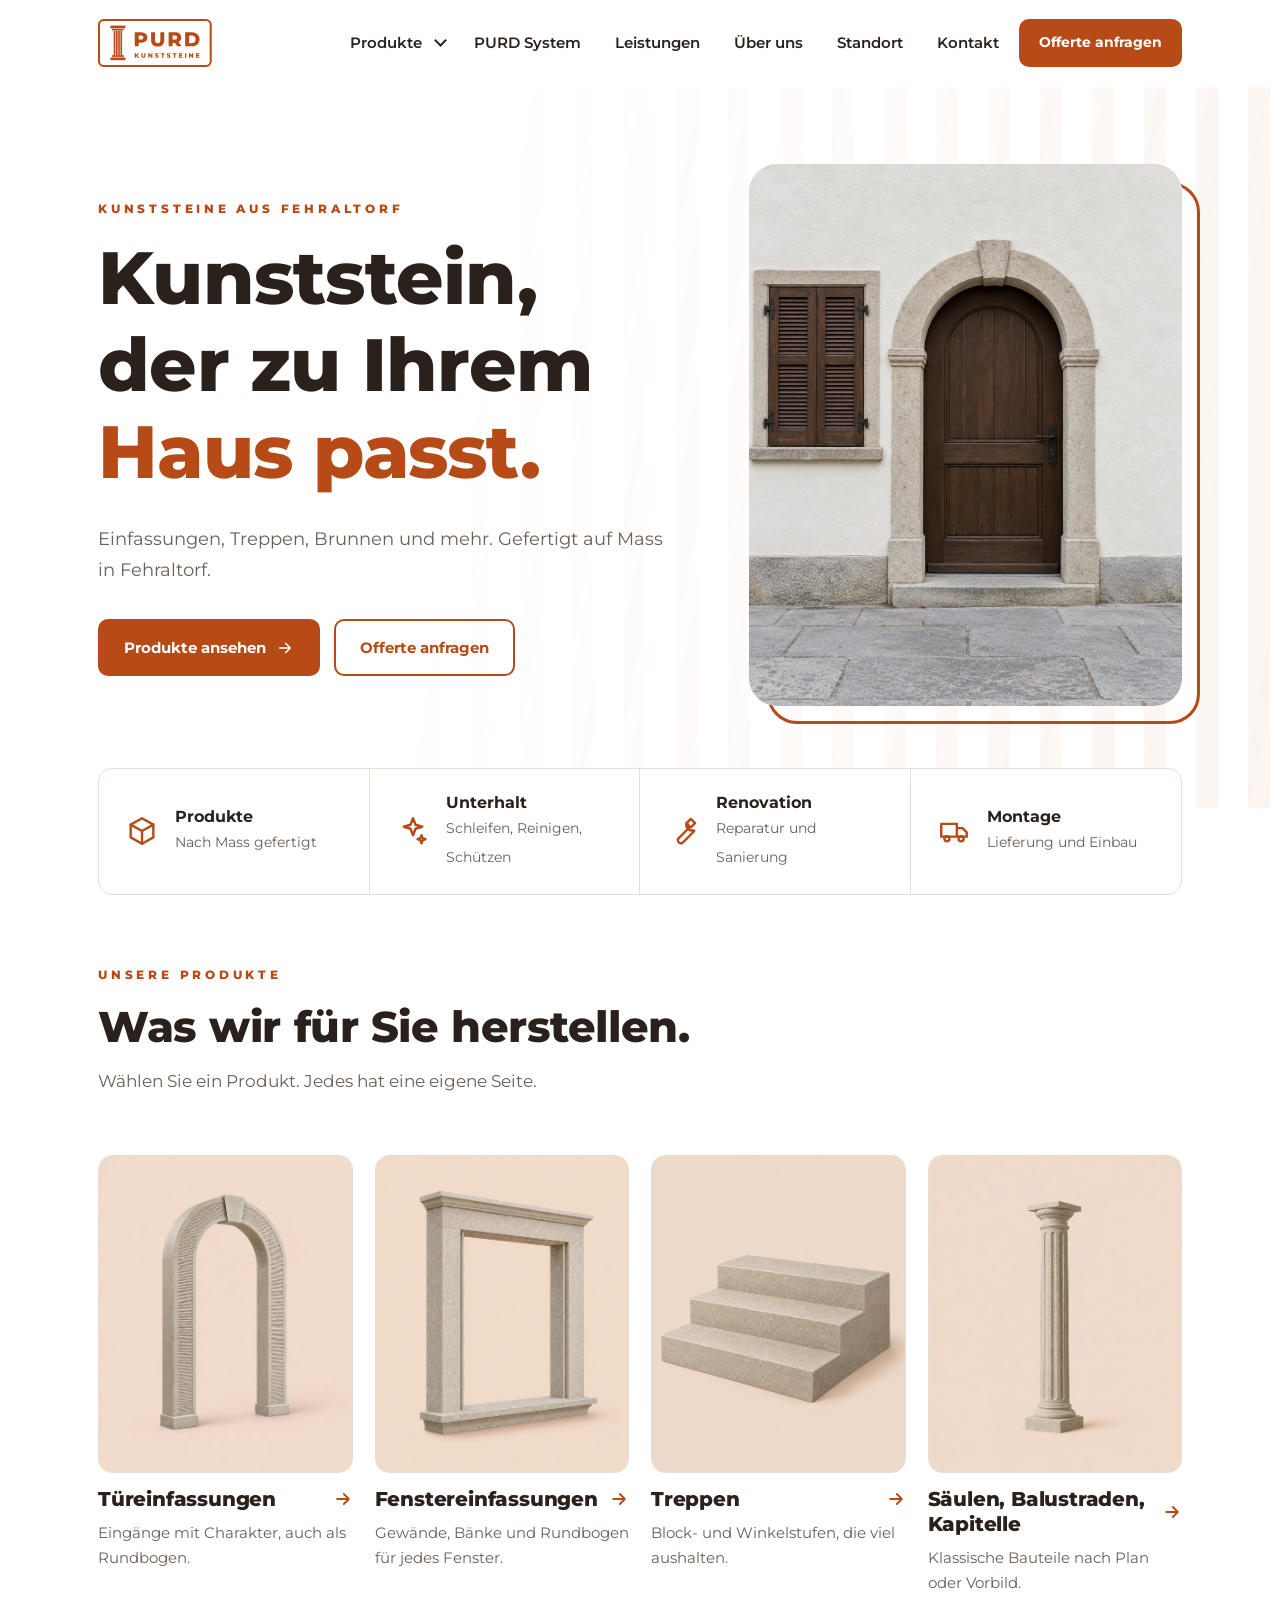
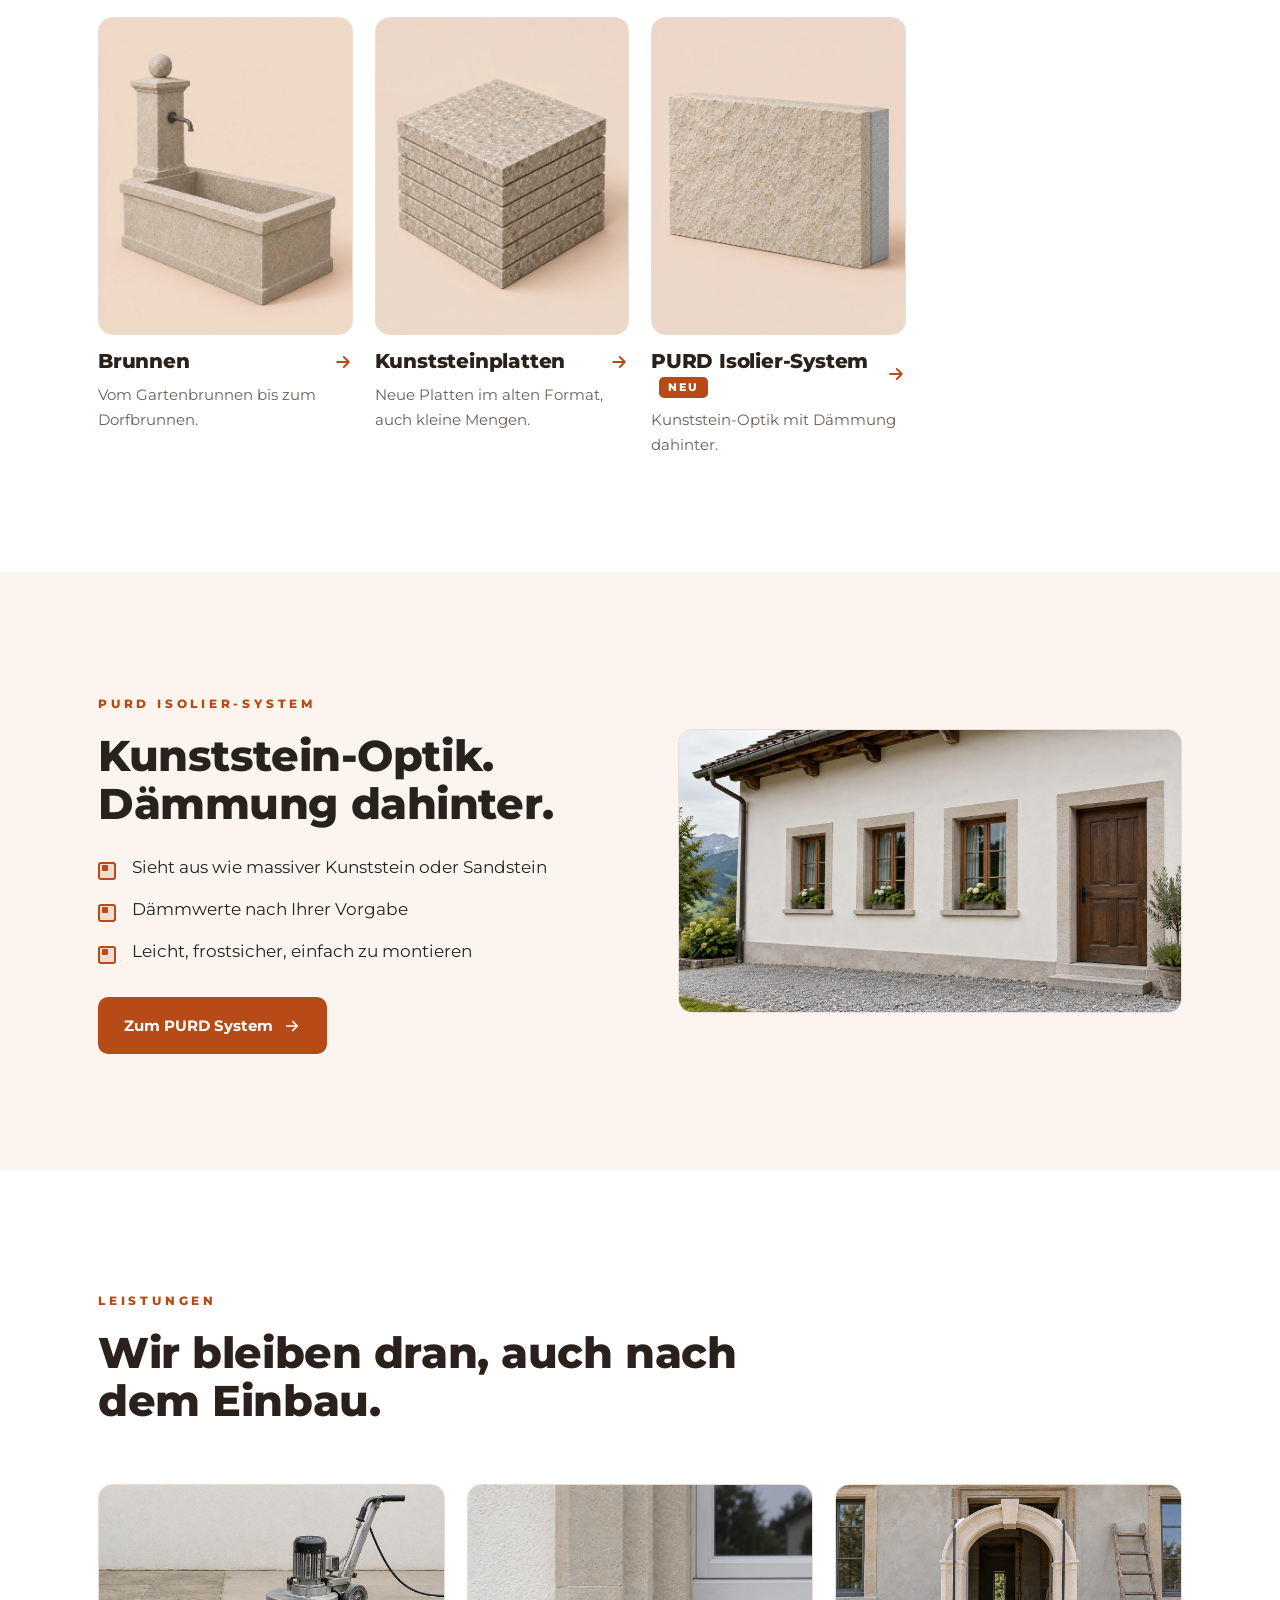
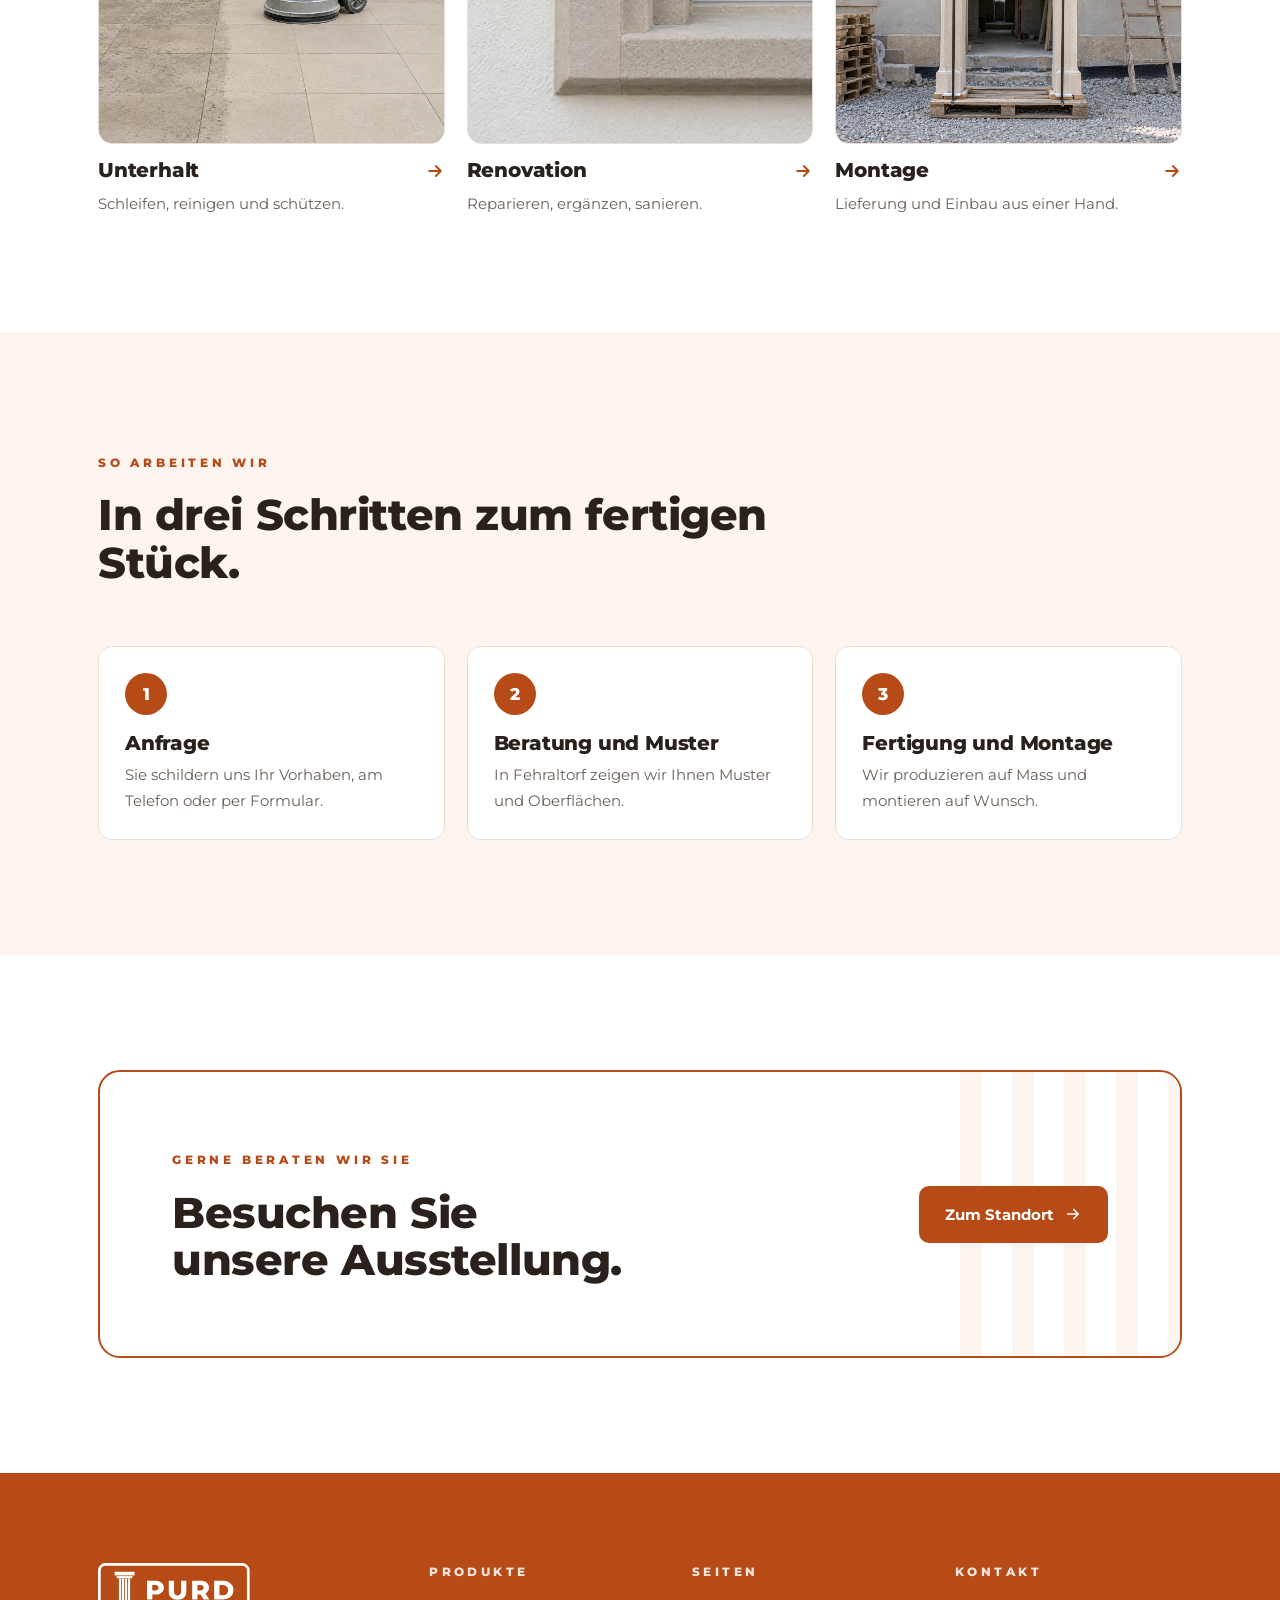
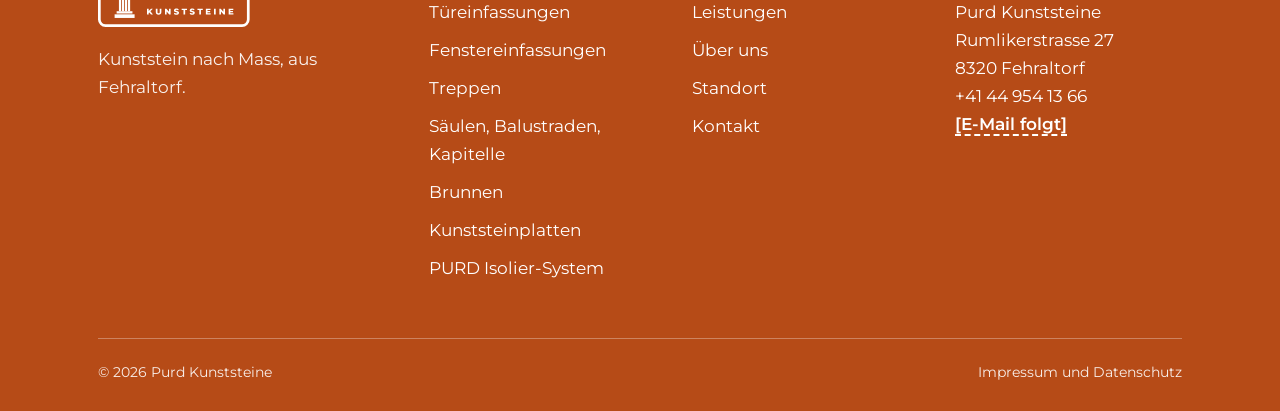
<file: index.html>
<!doctype html>
<html lang="de-CH">
<head>
<meta name="robots" content="noindex, nofollow">
<meta charset="utf-8">
<meta name="viewport" content="width=device-width,initial-scale=1">
<title>Purd Kunststeine | Kunststein aus Fehraltorf</title>
<meta name="description" content="Einfassungen, Treppen, Brunnen und mehr aus Kunststein, gefertigt auf Mass in Fehraltorf.">
<meta name="theme-color" content="#B64B17">
<link rel="icon" href="mark.svg" type="image/svg+xml">
<link rel="preconnect" href="https://fonts.googleapis.com"><link rel="preconnect" href="https://fonts.gstatic.com" crossorigin>
<link href="https://fonts.googleapis.com/css2?family=Montserrat:wght@400;500;600;700;800&display=swap" rel="stylesheet">
<link rel="stylesheet" href="style.css">
<script>document.documentElement.className='js'</script>
</head>
<body>
<a class="skip" href="#main">Zum Inhalt springen</a>
<header class="hd"><div class="wrap">
<a class="brand" href="index.html" aria-label="Purd Kunststeine, Startseite"><svg xmlns="http://www.w3.org/2000/svg" viewBox="42 38 1123 474" role="img" aria-label="Purd Kunststeine"><path stroke-width="20" fill="none" stroke="currentColor" d="M98 48H1109C1134.429 48 1155 68.5712 1155 94V456C1155 481.4288 1134.429 502 1109 502H98C72.5712 502 52 481.4288 52 456V94C52 68.5712 72.5712 48 98 48Z"/><path d="M165 103H313V130H165Z" fill="currentColor"/><path d="M180 135H297V150H180Z" fill="currentColor"/><path d="M180 395H297V412H180Z" fill="currentColor"/><path d="M165 418H313V445H165Z" fill="currentColor"/><path d="M197 152H213.25V395H197Z" fill="currentColor"/><path d="M219.25 152H235.5V395H219.25Z" fill="currentColor"/><path d="M241.5 152H257.75V395H241.5Z" fill="currentColor"/><path d="M263.75 152H280V395H263.75Z" fill="currentColor"/><path d="M405 308V170H468.09C480.7033 170 491.5767 172.0367 500.71 176.11 509.8433 180.1833 516.91 186.0667 521.91 193.76 526.9033 201.4467 529.4 210.5467 529.4 221.06 529.4 231.44 526.9033 240.4433 521.91 248.07 516.91 255.69 509.8433 261.57 500.71 265.71 491.5767 269.85 480.7033 271.92 468.09 271.92H444.03V308ZM444.03 241.17H465.72C473.8667 241.17 479.9467 239.3967 483.96 235.85 487.9667 232.2967 489.97 227.3667 489.97 221.06 489.97 214.62 487.9667 209.6267 483.96 206.08 479.9467 202.5267 473.8667 200.75 465.72 200.75H444.03ZM631.15 310.76C610.7767 310.76 594.8733 305.1733 583.44 294 572.0067 282.8333 566.29 266.9967 566.29 246.49V170H605.32V245.31C605.32 257.1367 607.6533 265.6133 612.32 270.74 616.9867 275.8667 623.3933 278.43 631.54 278.43 639.6867 278.43 646.06 275.8667 650.66 270.74 655.26 265.6133 657.56 257.1367 657.56 245.31V170H696.01V246.49C696.01 266.9967 690.2933 282.8333 678.86 294 667.42 305.1733 651.5167 310.76 631.15 310.76ZM739.6 308V170H801.31C821.4167 170 836.89 174.5667 847.73 183.7 858.5767 192.8333 864 205.2867 864 221.06 864 231.44 861.5033 240.3767 856.51 247.87 851.7767 255.0967 845.27 260.6833 836.99 264.63L866.76 308H824.96L799.93 271.33H778.64V308ZM778.64 241.17H800.32C808.4667 241.17 814.5467 239.3967 818.56 235.85 822.5667 232.2967 824.57 227.3667 824.57 221.06 824.57 214.62 822.5667 209.6267 818.56 206.08 814.5467 202.5267 808.4667 200.75 800.32 200.75H778.64ZM902.66 308V170H967.92C983.1667 170 996.57 172.8267 1008.13 178.48 1019.697 184.1267 1028.733 192.0767 1035.24 202.33 1041.747 212.5833 1045 224.8067 1045 239 1045 253.06 1041.747 265.25 1035.24 275.57 1028.733 285.89 1019.697 293.8733 1008.13 299.52 996.57 305.1733 983.1667 308 967.92 308ZM941.7 276.85H966.34C974.2267 276.85 981.0933 275.3733 986.94 272.42 992.7867 269.46 997.3533 265.12 1000.64 259.4 1003.927 253.6867 1005.57 246.8867 1005.57 239 1005.57 230.98 1003.927 224.1467 1000.64 218.5 997.3533 212.8467 992.7867 208.54 986.94 205.58 981.0933 202.6267 974.2267 201.15 966.34 201.15H941.7Z" fill="currentColor"/><path d="M405 420V376H417.32V394.29L434.35 376H448.06L430.08 395.49 449 420H434.54L421.97 404.03 417.32 409V420ZM490.77 420.88C484.27 420.88 479.2 419.1 475.56 415.54 471.9133 411.9733 470.09 406.9233 470.09 400.39V376H482.53V400.01C482.53 403.7833 483.2733 406.4867 484.76 408.12 486.2533 409.7533 488.2967 410.57 490.89 410.57 493.49 410.57 495.5233 409.7533 496.99 408.12 498.4567 406.4867 499.19 403.7833 499.19 400.01V376H511.45V400.39C511.45 406.9233 509.6267 411.9733 505.98 415.54 502.3333 419.1 497.2633 420.88 490.77 420.88ZM538.07 420V376H548.31L567.73 399.45V376H579.93V420H569.68L550.26 396.55V420ZM622.39 420.88C618.7833 420.88 615.3167 420.43 611.99 419.53 608.6567 418.63 605.9433 417.4667 603.85 416.04L607.93 406.86C609.9033 408.12 612.1767 409.1567 614.75 409.97 617.33 410.79 619.8967 411.2 622.45 411.2 624.17 411.2 625.5533 411.0433 626.6 410.73 627.6467 410.4167 628.41 409.9967 628.89 409.47 629.3767 408.95 629.62 408.3333 629.62 407.62 629.62 406.6133 629.1567 405.8167 628.23 405.23 627.31 404.6433 626.1167 404.16 624.65 403.78 623.1833 403.4067 621.56 403.03 619.78 402.65 618 402.2767 616.22 401.7967 614.44 401.21 612.66 400.6233 611.0367 399.8567 609.57 398.91 608.1033 397.97 606.9067 396.7333 605.98 395.2 605.06 393.6733 604.6 391.7367 604.6 389.39 604.6 386.75 605.3233 384.36 606.77 382.22 608.2167 380.0867 610.3833 378.37 613.27 377.07 616.1633 375.77 619.77 375.12 624.09 375.12 626.9767 375.12 629.8133 375.4433 632.6 376.09 635.3867 376.7433 637.87 377.6967 640.05 378.95L636.22 388.19C634.12 387.0633 632.0433 386.2167 629.99 385.65 627.9367 385.0833 625.9467 384.8 624.02 384.8 622.3067 384.8 620.9233 384.9767 619.87 385.33 618.8233 385.69 618.07 386.1633 617.61 386.75 617.15 387.3367 616.92 388.0067 616.92 388.76 616.92 389.7267 617.37 390.49 618.27 391.05 619.17 391.6167 620.3633 392.08 621.85 392.44 623.3433 392.7933 624.98 393.16 626.76 393.54 628.54 393.9133 630.32 394.3833 632.1 394.95 633.88 395.5167 635.5033 396.27 636.97 397.21 638.4367 398.1567 639.62 399.3933 640.52 400.92 641.42 402.4533 641.87 404.37 641.87 406.67 641.87 409.23 641.15 411.59 639.71 413.75 638.2633 415.9033 636.1033 417.63 633.23 418.93 630.3633 420.23 626.75 420.88 622.39 420.88ZM675.16 420V385.87H661.64V376H701.05V385.87H687.6V420ZM739.36 420.88C735.76 420.88 732.2933 420.43 728.96 419.53 725.6267 418.63 722.9133 417.4667 720.82 416.04L724.91 406.86C726.8767 408.12 729.15 409.1567 731.73 409.97 734.3033 410.79 736.87 411.2 739.43 411.2 741.1433 411.2 742.5233 411.0433 743.57 410.73 744.6233 410.4167 745.39 409.9967 745.87 409.47 746.35 408.95 746.59 408.3333 746.59 407.62 746.59 406.6133 746.13 405.8167 745.21 405.23 744.29 404.6433 743.0967 404.16 741.63 403.78 740.1633 403.4067 738.5367 403.03 736.75 402.65 734.97 402.2767 733.19 401.7967 731.41 401.21 729.63 400.6233 728.0067 399.8567 726.54 398.91 725.0733 397.97 723.88 396.7333 722.96 395.2 722.0333 393.6733 721.57 391.7367 721.57 389.39 721.57 386.75 722.2933 384.36 723.74 382.22 725.1867 380.0867 727.3567 378.37 730.25 377.07 733.1433 375.77 736.7467 375.12 741.06 375.12 743.9533 375.12 746.7933 375.4433 749.58 376.09 752.3667 376.7433 754.85 377.6967 757.03 378.95L753.19 388.19C751.0967 387.0633 749.0233 386.2167 746.97 385.65 744.9167 385.0833 742.9267 384.8 741 384.8 739.28 384.8 737.8967 384.9767 736.85 385.33 735.8033 385.69 735.05 386.1633 734.59 386.75 734.1233 387.3367 733.89 388.0067 733.89 388.76 733.89 389.7267 734.3433 390.49 735.25 391.05 736.15 391.6167 737.3433 392.08 738.83 392.44 740.3167 392.7933 741.95 393.16 743.73 393.54 745.51 393.9133 747.29 394.3833 749.07 394.95 750.8567 395.5167 752.4833 396.27 753.95 397.21 755.4167 398.1567 756.6 399.3933 757.5 400.92 758.4 402.4533 758.85 404.37 758.85 406.67 758.85 409.23 758.1267 411.59 756.68 413.75 755.2333 415.9033 753.0767 417.63 750.21 418.93 747.3367 420.23 743.72 420.88 739.36 420.88ZM792.13 420V385.87H778.62V376H818.03V385.87H804.58V420ZM840.87 420V376H875.38V385.62H853.19V393.03H872.74V402.34H853.19V410.38H876.2V420ZM901.31 420V376H913.76V420ZM940.82 420V376H951.06L970.48 399.45V376H982.68V420H972.43L953.01 396.55V420ZM1009.67 420V376H1044.18V385.62H1021.99V393.03H1041.54V402.34H1021.99V410.38H1045V420Z" fill="currentColor"/></svg></a>
<button class="burger" aria-label="Menü" aria-expanded="false" aria-controls="nav"><span></span><span></span><span></span></button>
<nav class="nav" id="nav" aria-label="Hauptnavigation"><div class="dd"><a class="l" href="produkte.html">Produkte</a><button class="chev" aria-label="Produkte aufklappen" aria-expanded="false"></button><div class="dd-m"><a href="produkt-tuereinfassungen.html">Türeinfassungen</a><a href="produkt-fenstereinfassungen.html">Fenstereinfassungen</a><a href="produkt-treppen.html">Treppen</a><a href="produkt-saeulen.html">Säulen, Balustraden, Kapitelle</a><a href="produkt-brunnen.html">Brunnen</a><a href="produkt-platten.html">Kunststeinplatten</a><a href="purd.html">PURD Isolier-System</a><a class="all" href="produkte.html">Alle Produkte</a></div></div><a class="l" href="purd.html">PURD System</a><a class="l" href="leistungen.html">Leistungen</a><a class="l" href="ueber-uns.html">Über uns</a><a class="l" href="standort.html">Standort</a><a class="l" href="kontakt.html">Kontakt</a><a class="btn sm" href="kontakt.html">Offerte anfragen</a></nav>
</div></header>
<main id="main">

<section class="hero"><div class="wrap">
<div>
<span class="eyebrow">Kunststeine aus Fehraltorf</span>
<h1><span class="ln"><span>Kunststein,</span></span><span class="ln"><span>der zu Ihrem</span></span><span class="ln"><span>Haus passt.</span></span></h1>
<p class="lead">Einfassungen, Treppen, Brunnen und mehr. Gefertigt auf Mass in Fehraltorf.</p>
<div class="acts"><a class="btn" href="produkte.html">Produkte ansehen <svg viewBox="0 0 24 24" fill="none" stroke="currentColor" stroke-width="2.2" stroke-linecap="round" stroke-linejoin="round" aria-hidden="true"><path d="M5 12h14M13 6l6 6-6 6"/></svg></a><a class="btn ghost" href="kontakt.html">Offerte anfragen</a></div>
</div>
<div class="hero-art"><div class="img r4x5" role="img" aria-label="Hauptbild der Startseite"><img src="bilder/hero.jpg" alt="" onerror="this.remove()"><span>Hauptbild</span></div></div>
</div></section>

<div class="wrap"><nav class="strip" aria-label="Auf einen Blick">
<a href="produkte.html"><svg viewBox="0 0 24 24" fill="none" stroke="currentColor" stroke-width="1.7" stroke-linecap="round" stroke-linejoin="round" aria-hidden="true"><path d="M12 3l8 4.5v9L12 21l-8-4.5v-9L12 3z"/><path d="M4 7.5l8 4.5 8-4.5M12 12v9"/></svg><span><b>Produkte</b><small>Nach Mass gefertigt</small></span></a>
<a href="leistungen.html#unterhalt"><svg viewBox="0 0 24 24" fill="none" stroke="currentColor" stroke-width="1.7" stroke-linecap="round" stroke-linejoin="round" aria-hidden="true"><path d="M12 3l1.8 4.6L18.5 9l-4.7 1.4L12 15l-1.8-4.6L5.5 9l4.7-1.4L12 3z"/><path d="M18 15l.8 2 2 .8-2 .8-.8 2-.8-2-2-.8 2-.8.8-2z"/></svg><span><b>Unterhalt</b><small>Schleifen, Reinigen, Schützen</small></span></a>
<a href="leistungen.html#renovation"><svg viewBox="0 0 24 24" fill="none" stroke="currentColor" stroke-width="1.7" stroke-linecap="round" stroke-linejoin="round" aria-hidden="true"><path d="M14.5 6.5a4 4 0 005 5L20 12l-8 8a2.1 2.1 0 01-3-3l8-8-.5-.5z"/><path d="M14.5 6.5l3-3 3 3-3 3"/></svg><span><b>Renovation</b><small>Reparatur und Sanierung</small></span></a>
<a href="leistungen.html#montage"><svg viewBox="0 0 24 24" fill="none" stroke="currentColor" stroke-width="1.7" stroke-linecap="round" stroke-linejoin="round" aria-hidden="true"><path d="M3 7h11v9H3zM14 10h4l3 3v3h-7"/><circle cx="7" cy="17.5" r="1.8"/><circle cx="17" cy="17.5" r="1.8"/></svg><span><b>Montage</b><small>Lieferung und Einbau</small></span></a>
</nav></div>

<section class="pad-s"><div class="wrap">
<div class="sec-head rv"><span class="eyebrow">Unsere Produkte</span><h2>Was wir für Sie herstellen.</h2><p>Wählen Sie ein Produkt. Jedes hat eine eigene Seite.</p></div>
<div class="grid g4"><a style="--d:0" class="tile rv pt" href="produkt-tuereinfassungen.html"><div class="img " role="img" aria-label="Türeinfassungen"><img src="bilder/produkt-tuereinfassungen.jpg" alt="" loading="lazy" onerror="this.remove()"><span>Bild folgt</span></div><h3><span>Türeinfassungen</span><svg viewBox="0 0 24 24" fill="none" stroke="currentColor" stroke-width="2.2" stroke-linecap="round" stroke-linejoin="round" aria-hidden="true"><path d="M5 12h14M13 6l6 6-6 6"/></svg></h3><p>Eingänge mit Charakter, auch als Rundbogen.</p></a><a style="--d:1" class="tile rv pt" href="produkt-fenstereinfassungen.html"><div class="img " role="img" aria-label="Fenstereinfassungen"><img src="bilder/produkt-fenstereinfassungen.jpg" alt="" loading="lazy" onerror="this.remove()"><span>Bild folgt</span></div><h3><span>Fenstereinfassungen</span><svg viewBox="0 0 24 24" fill="none" stroke="currentColor" stroke-width="2.2" stroke-linecap="round" stroke-linejoin="round" aria-hidden="true"><path d="M5 12h14M13 6l6 6-6 6"/></svg></h3><p>Gewände, Bänke und Rundbogen für jedes Fenster.</p></a><a style="--d:2" class="tile rv pt" href="produkt-treppen.html"><div class="img " role="img" aria-label="Treppen"><img src="bilder/produkt-treppen.jpg" alt="" loading="lazy" onerror="this.remove()"><span>Bild folgt</span></div><h3><span>Treppen</span><svg viewBox="0 0 24 24" fill="none" stroke="currentColor" stroke-width="2.2" stroke-linecap="round" stroke-linejoin="round" aria-hidden="true"><path d="M5 12h14M13 6l6 6-6 6"/></svg></h3><p>Block- und Winkelstufen, die viel aushalten.</p></a><a style="--d:3" class="tile rv pt" href="produkt-saeulen.html"><div class="img " role="img" aria-label="Säulen, Balustraden, Kapitelle"><img src="bilder/produkt-saeulen.jpg" alt="" loading="lazy" onerror="this.remove()"><span>Bild folgt</span></div><h3><span>Säulen, Balustraden, Kapitelle</span><svg viewBox="0 0 24 24" fill="none" stroke="currentColor" stroke-width="2.2" stroke-linecap="round" stroke-linejoin="round" aria-hidden="true"><path d="M5 12h14M13 6l6 6-6 6"/></svg></h3><p>Klassische Bauteile nach Plan oder Vorbild.</p></a><a style="--d:0" class="tile rv pt" href="produkt-brunnen.html"><div class="img " role="img" aria-label="Brunnen"><img src="bilder/produkt-brunnen.jpg" alt="" loading="lazy" onerror="this.remove()"><span>Bild folgt</span></div><h3><span>Brunnen</span><svg viewBox="0 0 24 24" fill="none" stroke="currentColor" stroke-width="2.2" stroke-linecap="round" stroke-linejoin="round" aria-hidden="true"><path d="M5 12h14M13 6l6 6-6 6"/></svg></h3><p>Vom Gartenbrunnen bis zum Dorfbrunnen.</p></a><a style="--d:1" class="tile rv pt" href="produkt-platten.html"><div class="img " role="img" aria-label="Kunststeinplatten"><img src="bilder/produkt-platten.jpg" alt="" loading="lazy" onerror="this.remove()"><span>Bild folgt</span></div><h3><span>Kunststeinplatten</span><svg viewBox="0 0 24 24" fill="none" stroke="currentColor" stroke-width="2.2" stroke-linecap="round" stroke-linejoin="round" aria-hidden="true"><path d="M5 12h14M13 6l6 6-6 6"/></svg></h3><p>Neue Platten im alten Format, auch kleine Mengen.</p></a><a class="tile rv pt" href="purd.html"><div class="img " role="img" aria-label="PURD Isolier-System"><img src="bilder/produkt-purd.jpg" alt="" loading="lazy" onerror="this.remove()"><span>Bild folgt</span></div><h3><span>PURD Isolier-System<span class="badge">Neu</span></span><svg viewBox="0 0 24 24" fill="none" stroke="currentColor" stroke-width="2.2" stroke-linecap="round" stroke-linejoin="round" aria-hidden="true"><path d="M5 12h14M13 6l6 6-6 6"/></svg></h3><p>Kunststein-Optik mit Dämmung dahinter.</p></a></div>
</div></section>

<section class="tint"><div class="wrap split">
<div class="rv l"><span class="eyebrow">PURD Isolier-System</span>
<h2>Kunststein-Optik. Dämmung dahinter.</h2>
<ul class="list"><li>Sieht aus wie massiver Kunststein oder Sandstein</li><li>Dämmwerte nach Ihrer Vorgabe</li><li>Leicht, frostsicher, einfach zu montieren</li></ul>
<div style="margin-top:32px"><a class="btn" href="purd.html">Zum PURD System <svg viewBox="0 0 24 24" fill="none" stroke="currentColor" stroke-width="2.2" stroke-linecap="round" stroke-linejoin="round" aria-hidden="true"><path d="M5 12h14M13 6l6 6-6 6"/></svg></a></div></div>
<div class="rv r" style="--d:1"><div class="img wide" role="img" aria-label="PURD System"><img src="bilder/purd-uebersicht.jpg" alt="" loading="lazy" onerror="this.remove()"><span>Bild PURD System</span></div></div>
</div></section>

<section><div class="wrap">
<div class="sec-head rv"><span class="eyebrow">Leistungen</span><h2>Wir bleiben dran, auch nach dem Einbau.</h2></div>
<div class="grid g3">
<a class="tile rv " href="leistungen.html#unterhalt"><div class="img " role="img" aria-label="Unterhalt"><img src="bilder/leistung-unterhalt.jpg" alt="" loading="lazy" onerror="this.remove()"><span>Bild folgt</span></div><h3><span>Unterhalt</span><svg viewBox="0 0 24 24" fill="none" stroke="currentColor" stroke-width="2.2" stroke-linecap="round" stroke-linejoin="round" aria-hidden="true"><path d="M5 12h14M13 6l6 6-6 6"/></svg></h3><p>Schleifen, reinigen und schützen.</p></a>
<a style="--d:1" class="tile rv " href="leistungen.html#renovation"><div class="img " role="img" aria-label="Renovation"><img src="bilder/leistung-renovation.jpg" alt="" loading="lazy" onerror="this.remove()"><span>Bild folgt</span></div><h3><span>Renovation</span><svg viewBox="0 0 24 24" fill="none" stroke="currentColor" stroke-width="2.2" stroke-linecap="round" stroke-linejoin="round" aria-hidden="true"><path d="M5 12h14M13 6l6 6-6 6"/></svg></h3><p>Reparieren, ergänzen, sanieren.</p></a>
<a style="--d:2" class="tile rv " href="leistungen.html#montage"><div class="img " role="img" aria-label="Montage"><img src="bilder/leistung-montage.jpg" alt="" loading="lazy" onerror="this.remove()"><span>Bild folgt</span></div><h3><span>Montage</span><svg viewBox="0 0 24 24" fill="none" stroke="currentColor" stroke-width="2.2" stroke-linecap="round" stroke-linejoin="round" aria-hidden="true"><path d="M5 12h14M13 6l6 6-6 6"/></svg></h3><p>Lieferung und Einbau aus einer Hand.</p></a>
</div>
</div></section>

<section class="tint"><div class="wrap">
<div class="sec-head rv"><span class="eyebrow">So arbeiten wir</span><h2>In drei Schritten zum fertigen Stück.</h2></div>
<div class="steps">
<div class="step rv"><h3>Anfrage</h3><p>Sie schildern uns Ihr Vorhaben, am Telefon oder per Formular.</p></div>
<div class="step rv" style="--d:1"><h3>Beratung und Muster</h3><p>In Fehraltorf zeigen wir Ihnen Muster und Oberflächen.</p></div>
<div class="step rv" style="--d:2"><h3>Fertigung und Montage</h3><p>Wir produzieren auf Mass und montieren auf Wunsch.</p></div>
</div>
</div></section>
<section><div class="wrap"><div class="cta rv">
<div><span class="eyebrow">Gerne beraten wir Sie</span><h2>Besuchen Sie unsere Ausstellung.</h2></div>
<a class="btn" href="standort.html">Zum Standort <svg viewBox="0 0 24 24" fill="none" stroke="currentColor" stroke-width="2.2" stroke-linecap="round" stroke-linejoin="round" aria-hidden="true"><path d="M5 12h14M13 6l6 6-6 6"/></svg></a>
</div></div></section>

</main>
<footer class="ft"><div class="wrap">
<div class="top">
<div class="logo"><svg xmlns="http://www.w3.org/2000/svg" viewBox="42 38 1123 474" role="img" aria-label="Purd Kunststeine"><path stroke-width="20" fill="none" stroke="currentColor" d="M98 48H1109C1134.429 48 1155 68.5712 1155 94V456C1155 481.4288 1134.429 502 1109 502H98C72.5712 502 52 481.4288 52 456V94C52 68.5712 72.5712 48 98 48Z"/><path d="M165 103H313V130H165Z" fill="currentColor"/><path d="M180 135H297V150H180Z" fill="currentColor"/><path d="M180 395H297V412H180Z" fill="currentColor"/><path d="M165 418H313V445H165Z" fill="currentColor"/><path d="M197 152H213.25V395H197Z" fill="currentColor"/><path d="M219.25 152H235.5V395H219.25Z" fill="currentColor"/><path d="M241.5 152H257.75V395H241.5Z" fill="currentColor"/><path d="M263.75 152H280V395H263.75Z" fill="currentColor"/><path d="M405 308V170H468.09C480.7033 170 491.5767 172.0367 500.71 176.11 509.8433 180.1833 516.91 186.0667 521.91 193.76 526.9033 201.4467 529.4 210.5467 529.4 221.06 529.4 231.44 526.9033 240.4433 521.91 248.07 516.91 255.69 509.8433 261.57 500.71 265.71 491.5767 269.85 480.7033 271.92 468.09 271.92H444.03V308ZM444.03 241.17H465.72C473.8667 241.17 479.9467 239.3967 483.96 235.85 487.9667 232.2967 489.97 227.3667 489.97 221.06 489.97 214.62 487.9667 209.6267 483.96 206.08 479.9467 202.5267 473.8667 200.75 465.72 200.75H444.03ZM631.15 310.76C610.7767 310.76 594.8733 305.1733 583.44 294 572.0067 282.8333 566.29 266.9967 566.29 246.49V170H605.32V245.31C605.32 257.1367 607.6533 265.6133 612.32 270.74 616.9867 275.8667 623.3933 278.43 631.54 278.43 639.6867 278.43 646.06 275.8667 650.66 270.74 655.26 265.6133 657.56 257.1367 657.56 245.31V170H696.01V246.49C696.01 266.9967 690.2933 282.8333 678.86 294 667.42 305.1733 651.5167 310.76 631.15 310.76ZM739.6 308V170H801.31C821.4167 170 836.89 174.5667 847.73 183.7 858.5767 192.8333 864 205.2867 864 221.06 864 231.44 861.5033 240.3767 856.51 247.87 851.7767 255.0967 845.27 260.6833 836.99 264.63L866.76 308H824.96L799.93 271.33H778.64V308ZM778.64 241.17H800.32C808.4667 241.17 814.5467 239.3967 818.56 235.85 822.5667 232.2967 824.57 227.3667 824.57 221.06 824.57 214.62 822.5667 209.6267 818.56 206.08 814.5467 202.5267 808.4667 200.75 800.32 200.75H778.64ZM902.66 308V170H967.92C983.1667 170 996.57 172.8267 1008.13 178.48 1019.697 184.1267 1028.733 192.0767 1035.24 202.33 1041.747 212.5833 1045 224.8067 1045 239 1045 253.06 1041.747 265.25 1035.24 275.57 1028.733 285.89 1019.697 293.8733 1008.13 299.52 996.57 305.1733 983.1667 308 967.92 308ZM941.7 276.85H966.34C974.2267 276.85 981.0933 275.3733 986.94 272.42 992.7867 269.46 997.3533 265.12 1000.64 259.4 1003.927 253.6867 1005.57 246.8867 1005.57 239 1005.57 230.98 1003.927 224.1467 1000.64 218.5 997.3533 212.8467 992.7867 208.54 986.94 205.58 981.0933 202.6267 974.2267 201.15 966.34 201.15H941.7Z" fill="currentColor"/><path d="M405 420V376H417.32V394.29L434.35 376H448.06L430.08 395.49 449 420H434.54L421.97 404.03 417.32 409V420ZM490.77 420.88C484.27 420.88 479.2 419.1 475.56 415.54 471.9133 411.9733 470.09 406.9233 470.09 400.39V376H482.53V400.01C482.53 403.7833 483.2733 406.4867 484.76 408.12 486.2533 409.7533 488.2967 410.57 490.89 410.57 493.49 410.57 495.5233 409.7533 496.99 408.12 498.4567 406.4867 499.19 403.7833 499.19 400.01V376H511.45V400.39C511.45 406.9233 509.6267 411.9733 505.98 415.54 502.3333 419.1 497.2633 420.88 490.77 420.88ZM538.07 420V376H548.31L567.73 399.45V376H579.93V420H569.68L550.26 396.55V420ZM622.39 420.88C618.7833 420.88 615.3167 420.43 611.99 419.53 608.6567 418.63 605.9433 417.4667 603.85 416.04L607.93 406.86C609.9033 408.12 612.1767 409.1567 614.75 409.97 617.33 410.79 619.8967 411.2 622.45 411.2 624.17 411.2 625.5533 411.0433 626.6 410.73 627.6467 410.4167 628.41 409.9967 628.89 409.47 629.3767 408.95 629.62 408.3333 629.62 407.62 629.62 406.6133 629.1567 405.8167 628.23 405.23 627.31 404.6433 626.1167 404.16 624.65 403.78 623.1833 403.4067 621.56 403.03 619.78 402.65 618 402.2767 616.22 401.7967 614.44 401.21 612.66 400.6233 611.0367 399.8567 609.57 398.91 608.1033 397.97 606.9067 396.7333 605.98 395.2 605.06 393.6733 604.6 391.7367 604.6 389.39 604.6 386.75 605.3233 384.36 606.77 382.22 608.2167 380.0867 610.3833 378.37 613.27 377.07 616.1633 375.77 619.77 375.12 624.09 375.12 626.9767 375.12 629.8133 375.4433 632.6 376.09 635.3867 376.7433 637.87 377.6967 640.05 378.95L636.22 388.19C634.12 387.0633 632.0433 386.2167 629.99 385.65 627.9367 385.0833 625.9467 384.8 624.02 384.8 622.3067 384.8 620.9233 384.9767 619.87 385.33 618.8233 385.69 618.07 386.1633 617.61 386.75 617.15 387.3367 616.92 388.0067 616.92 388.76 616.92 389.7267 617.37 390.49 618.27 391.05 619.17 391.6167 620.3633 392.08 621.85 392.44 623.3433 392.7933 624.98 393.16 626.76 393.54 628.54 393.9133 630.32 394.3833 632.1 394.95 633.88 395.5167 635.5033 396.27 636.97 397.21 638.4367 398.1567 639.62 399.3933 640.52 400.92 641.42 402.4533 641.87 404.37 641.87 406.67 641.87 409.23 641.15 411.59 639.71 413.75 638.2633 415.9033 636.1033 417.63 633.23 418.93 630.3633 420.23 626.75 420.88 622.39 420.88ZM675.16 420V385.87H661.64V376H701.05V385.87H687.6V420ZM739.36 420.88C735.76 420.88 732.2933 420.43 728.96 419.53 725.6267 418.63 722.9133 417.4667 720.82 416.04L724.91 406.86C726.8767 408.12 729.15 409.1567 731.73 409.97 734.3033 410.79 736.87 411.2 739.43 411.2 741.1433 411.2 742.5233 411.0433 743.57 410.73 744.6233 410.4167 745.39 409.9967 745.87 409.47 746.35 408.95 746.59 408.3333 746.59 407.62 746.59 406.6133 746.13 405.8167 745.21 405.23 744.29 404.6433 743.0967 404.16 741.63 403.78 740.1633 403.4067 738.5367 403.03 736.75 402.65 734.97 402.2767 733.19 401.7967 731.41 401.21 729.63 400.6233 728.0067 399.8567 726.54 398.91 725.0733 397.97 723.88 396.7333 722.96 395.2 722.0333 393.6733 721.57 391.7367 721.57 389.39 721.57 386.75 722.2933 384.36 723.74 382.22 725.1867 380.0867 727.3567 378.37 730.25 377.07 733.1433 375.77 736.7467 375.12 741.06 375.12 743.9533 375.12 746.7933 375.4433 749.58 376.09 752.3667 376.7433 754.85 377.6967 757.03 378.95L753.19 388.19C751.0967 387.0633 749.0233 386.2167 746.97 385.65 744.9167 385.0833 742.9267 384.8 741 384.8 739.28 384.8 737.8967 384.9767 736.85 385.33 735.8033 385.69 735.05 386.1633 734.59 386.75 734.1233 387.3367 733.89 388.0067 733.89 388.76 733.89 389.7267 734.3433 390.49 735.25 391.05 736.15 391.6167 737.3433 392.08 738.83 392.44 740.3167 392.7933 741.95 393.16 743.73 393.54 745.51 393.9133 747.29 394.3833 749.07 394.95 750.8567 395.5167 752.4833 396.27 753.95 397.21 755.4167 398.1567 756.6 399.3933 757.5 400.92 758.4 402.4533 758.85 404.37 758.85 406.67 758.85 409.23 758.1267 411.59 756.68 413.75 755.2333 415.9033 753.0767 417.63 750.21 418.93 747.3367 420.23 743.72 420.88 739.36 420.88ZM792.13 420V385.87H778.62V376H818.03V385.87H804.58V420ZM840.87 420V376H875.38V385.62H853.19V393.03H872.74V402.34H853.19V410.38H876.2V420ZM901.31 420V376H913.76V420ZM940.82 420V376H951.06L970.48 399.45V376H982.68V420H972.43L953.01 396.55V420ZM1009.67 420V376H1044.18V385.62H1021.99V393.03H1041.54V402.34H1021.99V410.38H1045V420Z" fill="currentColor"/></svg><p style="margin-top:18px;max-width:30ch;opacity:.92">Kunststein nach Mass, aus Fehraltorf.</p></div>
<div><h4>Produkte</h4><ul><li><a href="produkt-tuereinfassungen.html">Türeinfassungen</a></li><li><a href="produkt-fenstereinfassungen.html">Fenstereinfassungen</a></li><li><a href="produkt-treppen.html">Treppen</a></li><li><a href="produkt-saeulen.html">Säulen, Balustraden, Kapitelle</a></li><li><a href="produkt-brunnen.html">Brunnen</a></li><li><a href="produkt-platten.html">Kunststeinplatten</a></li><li><a href="purd.html">PURD Isolier-System</a></li></ul></div>
<div><h4>Seiten</h4><ul><li><a href="leistungen.html">Leistungen</a></li><li><a href="ueber-uns.html">Über uns</a></li><li><a href="standort.html">Standort</a></li><li><a href="kontakt.html">Kontakt</a></li></ul></div>
<div><h4>Kontakt</h4><p>Purd Kunststeine<br>Rumlikerstrasse 27<br>8320 Fehraltorf<br><a href="tel:+41449541366">+41 44 954 13 66</a><br><span class="ph">[E-Mail folgt]</span></p></div>
</div>
<div class="bot"><span>© <span id="yr">2026</span> Purd Kunststeine</span><span><a href="impressum.html">Impressum und Datenschutz</a></span></div>
</div></footer>
<script src="main.js"></script>
</body>
</html>
</file>
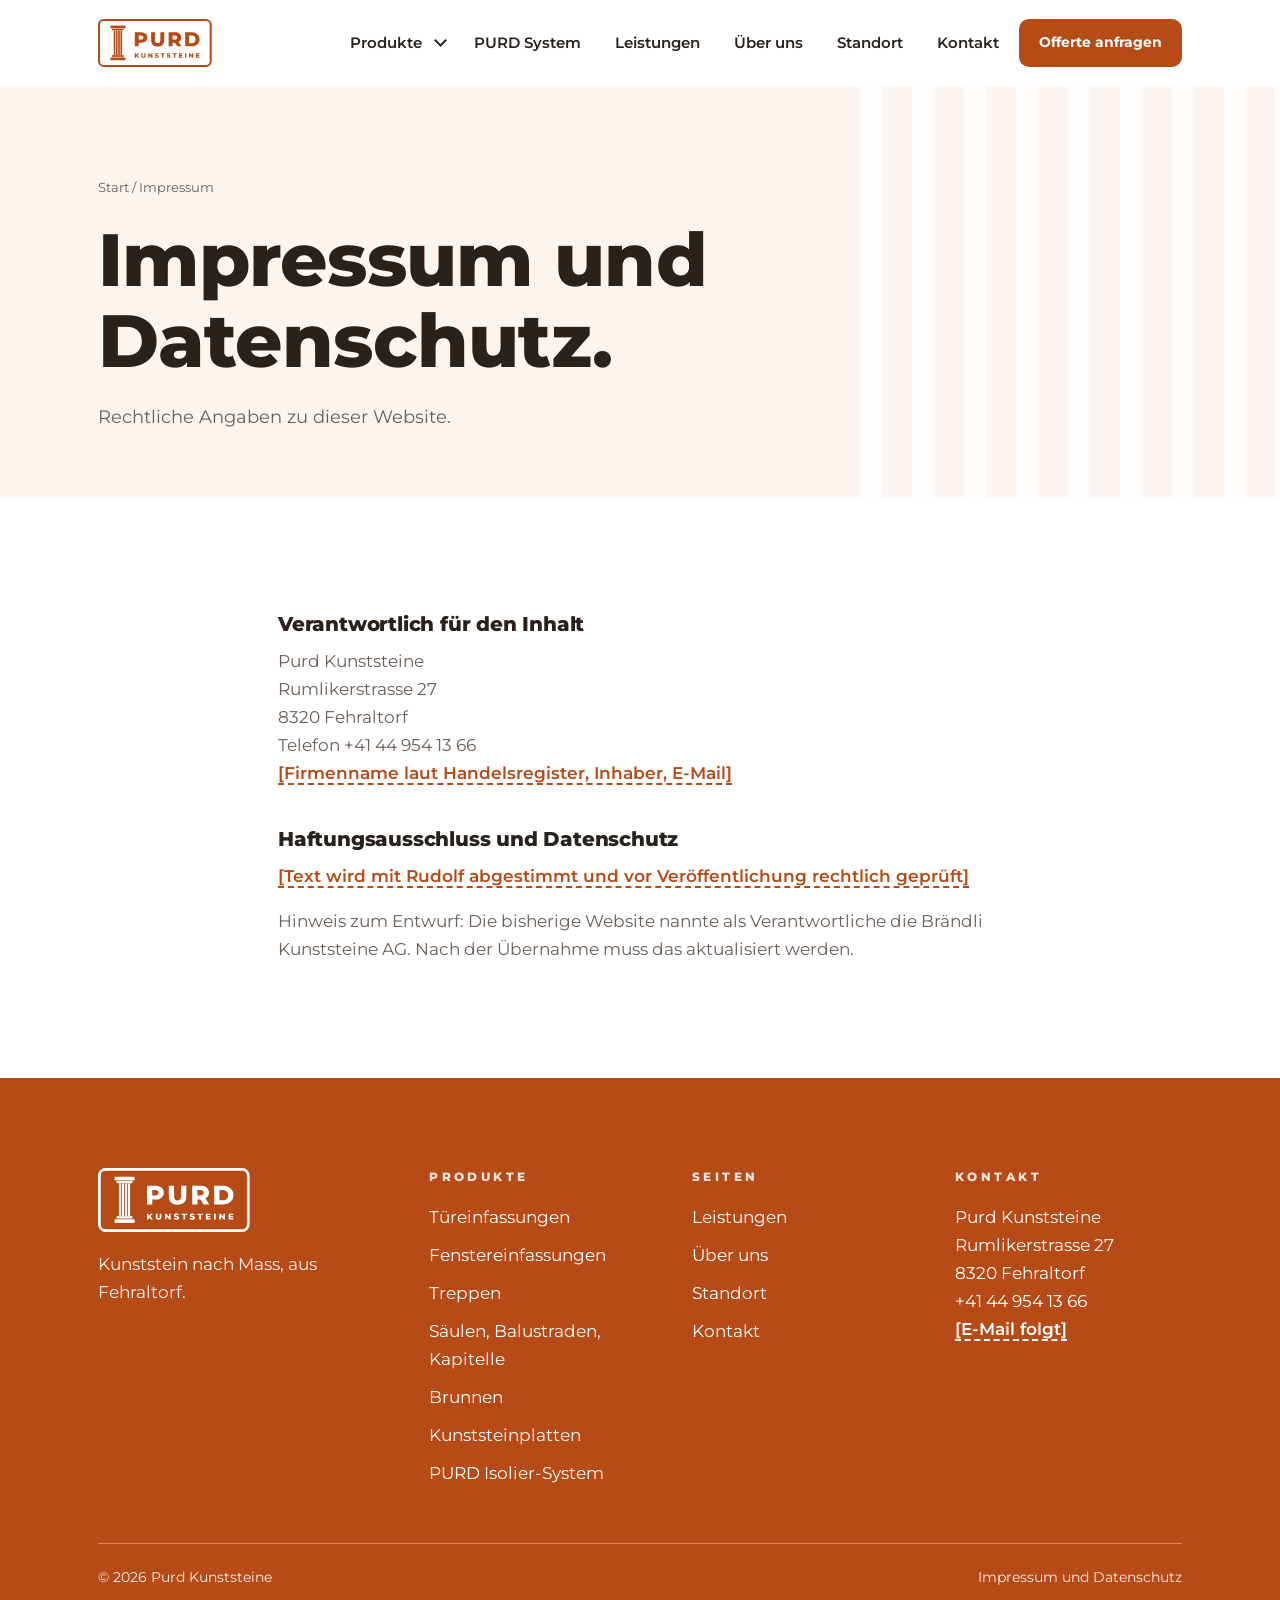
<file: impressum.html>
<!doctype html>
<html lang="de-CH">
<head>
<meta name="robots" content="noindex, nofollow">
<meta charset="utf-8">
<meta name="viewport" content="width=device-width,initial-scale=1">
<title>Impressum | Purd Kunststeine</title>
<meta name="description" content="Impressum und Datenschutz.">
<meta name="theme-color" content="#B64B17">
<link rel="icon" href="mark.svg" type="image/svg+xml">
<link rel="preconnect" href="https://fonts.googleapis.com"><link rel="preconnect" href="https://fonts.gstatic.com" crossorigin>
<link href="https://fonts.googleapis.com/css2?family=Montserrat:wght@400;500;600;700;800&display=swap" rel="stylesheet">
<link rel="stylesheet" href="style.css">
<script>document.documentElement.className='js'</script>
</head>
<body>
<a class="skip" href="#main">Zum Inhalt springen</a>
<header class="hd"><div class="wrap">
<a class="brand" href="index.html" aria-label="Purd Kunststeine, Startseite"><svg xmlns="http://www.w3.org/2000/svg" viewBox="42 38 1123 474" role="img" aria-label="Purd Kunststeine"><path stroke-width="20" fill="none" stroke="currentColor" d="M98 48H1109C1134.429 48 1155 68.5712 1155 94V456C1155 481.4288 1134.429 502 1109 502H98C72.5712 502 52 481.4288 52 456V94C52 68.5712 72.5712 48 98 48Z"/><path d="M165 103H313V130H165Z" fill="currentColor"/><path d="M180 135H297V150H180Z" fill="currentColor"/><path d="M180 395H297V412H180Z" fill="currentColor"/><path d="M165 418H313V445H165Z" fill="currentColor"/><path d="M197 152H213.25V395H197Z" fill="currentColor"/><path d="M219.25 152H235.5V395H219.25Z" fill="currentColor"/><path d="M241.5 152H257.75V395H241.5Z" fill="currentColor"/><path d="M263.75 152H280V395H263.75Z" fill="currentColor"/><path d="M405 308V170H468.09C480.7033 170 491.5767 172.0367 500.71 176.11 509.8433 180.1833 516.91 186.0667 521.91 193.76 526.9033 201.4467 529.4 210.5467 529.4 221.06 529.4 231.44 526.9033 240.4433 521.91 248.07 516.91 255.69 509.8433 261.57 500.71 265.71 491.5767 269.85 480.7033 271.92 468.09 271.92H444.03V308ZM444.03 241.17H465.72C473.8667 241.17 479.9467 239.3967 483.96 235.85 487.9667 232.2967 489.97 227.3667 489.97 221.06 489.97 214.62 487.9667 209.6267 483.96 206.08 479.9467 202.5267 473.8667 200.75 465.72 200.75H444.03ZM631.15 310.76C610.7767 310.76 594.8733 305.1733 583.44 294 572.0067 282.8333 566.29 266.9967 566.29 246.49V170H605.32V245.31C605.32 257.1367 607.6533 265.6133 612.32 270.74 616.9867 275.8667 623.3933 278.43 631.54 278.43 639.6867 278.43 646.06 275.8667 650.66 270.74 655.26 265.6133 657.56 257.1367 657.56 245.31V170H696.01V246.49C696.01 266.9967 690.2933 282.8333 678.86 294 667.42 305.1733 651.5167 310.76 631.15 310.76ZM739.6 308V170H801.31C821.4167 170 836.89 174.5667 847.73 183.7 858.5767 192.8333 864 205.2867 864 221.06 864 231.44 861.5033 240.3767 856.51 247.87 851.7767 255.0967 845.27 260.6833 836.99 264.63L866.76 308H824.96L799.93 271.33H778.64V308ZM778.64 241.17H800.32C808.4667 241.17 814.5467 239.3967 818.56 235.85 822.5667 232.2967 824.57 227.3667 824.57 221.06 824.57 214.62 822.5667 209.6267 818.56 206.08 814.5467 202.5267 808.4667 200.75 800.32 200.75H778.64ZM902.66 308V170H967.92C983.1667 170 996.57 172.8267 1008.13 178.48 1019.697 184.1267 1028.733 192.0767 1035.24 202.33 1041.747 212.5833 1045 224.8067 1045 239 1045 253.06 1041.747 265.25 1035.24 275.57 1028.733 285.89 1019.697 293.8733 1008.13 299.52 996.57 305.1733 983.1667 308 967.92 308ZM941.7 276.85H966.34C974.2267 276.85 981.0933 275.3733 986.94 272.42 992.7867 269.46 997.3533 265.12 1000.64 259.4 1003.927 253.6867 1005.57 246.8867 1005.57 239 1005.57 230.98 1003.927 224.1467 1000.64 218.5 997.3533 212.8467 992.7867 208.54 986.94 205.58 981.0933 202.6267 974.2267 201.15 966.34 201.15H941.7Z" fill="currentColor"/><path d="M405 420V376H417.32V394.29L434.35 376H448.06L430.08 395.49 449 420H434.54L421.97 404.03 417.32 409V420ZM490.77 420.88C484.27 420.88 479.2 419.1 475.56 415.54 471.9133 411.9733 470.09 406.9233 470.09 400.39V376H482.53V400.01C482.53 403.7833 483.2733 406.4867 484.76 408.12 486.2533 409.7533 488.2967 410.57 490.89 410.57 493.49 410.57 495.5233 409.7533 496.99 408.12 498.4567 406.4867 499.19 403.7833 499.19 400.01V376H511.45V400.39C511.45 406.9233 509.6267 411.9733 505.98 415.54 502.3333 419.1 497.2633 420.88 490.77 420.88ZM538.07 420V376H548.31L567.73 399.45V376H579.93V420H569.68L550.26 396.55V420ZM622.39 420.88C618.7833 420.88 615.3167 420.43 611.99 419.53 608.6567 418.63 605.9433 417.4667 603.85 416.04L607.93 406.86C609.9033 408.12 612.1767 409.1567 614.75 409.97 617.33 410.79 619.8967 411.2 622.45 411.2 624.17 411.2 625.5533 411.0433 626.6 410.73 627.6467 410.4167 628.41 409.9967 628.89 409.47 629.3767 408.95 629.62 408.3333 629.62 407.62 629.62 406.6133 629.1567 405.8167 628.23 405.23 627.31 404.6433 626.1167 404.16 624.65 403.78 623.1833 403.4067 621.56 403.03 619.78 402.65 618 402.2767 616.22 401.7967 614.44 401.21 612.66 400.6233 611.0367 399.8567 609.57 398.91 608.1033 397.97 606.9067 396.7333 605.98 395.2 605.06 393.6733 604.6 391.7367 604.6 389.39 604.6 386.75 605.3233 384.36 606.77 382.22 608.2167 380.0867 610.3833 378.37 613.27 377.07 616.1633 375.77 619.77 375.12 624.09 375.12 626.9767 375.12 629.8133 375.4433 632.6 376.09 635.3867 376.7433 637.87 377.6967 640.05 378.95L636.22 388.19C634.12 387.0633 632.0433 386.2167 629.99 385.65 627.9367 385.0833 625.9467 384.8 624.02 384.8 622.3067 384.8 620.9233 384.9767 619.87 385.33 618.8233 385.69 618.07 386.1633 617.61 386.75 617.15 387.3367 616.92 388.0067 616.92 388.76 616.92 389.7267 617.37 390.49 618.27 391.05 619.17 391.6167 620.3633 392.08 621.85 392.44 623.3433 392.7933 624.98 393.16 626.76 393.54 628.54 393.9133 630.32 394.3833 632.1 394.95 633.88 395.5167 635.5033 396.27 636.97 397.21 638.4367 398.1567 639.62 399.3933 640.52 400.92 641.42 402.4533 641.87 404.37 641.87 406.67 641.87 409.23 641.15 411.59 639.71 413.75 638.2633 415.9033 636.1033 417.63 633.23 418.93 630.3633 420.23 626.75 420.88 622.39 420.88ZM675.16 420V385.87H661.64V376H701.05V385.87H687.6V420ZM739.36 420.88C735.76 420.88 732.2933 420.43 728.96 419.53 725.6267 418.63 722.9133 417.4667 720.82 416.04L724.91 406.86C726.8767 408.12 729.15 409.1567 731.73 409.97 734.3033 410.79 736.87 411.2 739.43 411.2 741.1433 411.2 742.5233 411.0433 743.57 410.73 744.6233 410.4167 745.39 409.9967 745.87 409.47 746.35 408.95 746.59 408.3333 746.59 407.62 746.59 406.6133 746.13 405.8167 745.21 405.23 744.29 404.6433 743.0967 404.16 741.63 403.78 740.1633 403.4067 738.5367 403.03 736.75 402.65 734.97 402.2767 733.19 401.7967 731.41 401.21 729.63 400.6233 728.0067 399.8567 726.54 398.91 725.0733 397.97 723.88 396.7333 722.96 395.2 722.0333 393.6733 721.57 391.7367 721.57 389.39 721.57 386.75 722.2933 384.36 723.74 382.22 725.1867 380.0867 727.3567 378.37 730.25 377.07 733.1433 375.77 736.7467 375.12 741.06 375.12 743.9533 375.12 746.7933 375.4433 749.58 376.09 752.3667 376.7433 754.85 377.6967 757.03 378.95L753.19 388.19C751.0967 387.0633 749.0233 386.2167 746.97 385.65 744.9167 385.0833 742.9267 384.8 741 384.8 739.28 384.8 737.8967 384.9767 736.85 385.33 735.8033 385.69 735.05 386.1633 734.59 386.75 734.1233 387.3367 733.89 388.0067 733.89 388.76 733.89 389.7267 734.3433 390.49 735.25 391.05 736.15 391.6167 737.3433 392.08 738.83 392.44 740.3167 392.7933 741.95 393.16 743.73 393.54 745.51 393.9133 747.29 394.3833 749.07 394.95 750.8567 395.5167 752.4833 396.27 753.95 397.21 755.4167 398.1567 756.6 399.3933 757.5 400.92 758.4 402.4533 758.85 404.37 758.85 406.67 758.85 409.23 758.1267 411.59 756.68 413.75 755.2333 415.9033 753.0767 417.63 750.21 418.93 747.3367 420.23 743.72 420.88 739.36 420.88ZM792.13 420V385.87H778.62V376H818.03V385.87H804.58V420ZM840.87 420V376H875.38V385.62H853.19V393.03H872.74V402.34H853.19V410.38H876.2V420ZM901.31 420V376H913.76V420ZM940.82 420V376H951.06L970.48 399.45V376H982.68V420H972.43L953.01 396.55V420ZM1009.67 420V376H1044.18V385.62H1021.99V393.03H1041.54V402.34H1021.99V410.38H1045V420Z" fill="currentColor"/></svg></a>
<button class="burger" aria-label="Menü" aria-expanded="false" aria-controls="nav"><span></span><span></span><span></span></button>
<nav class="nav" id="nav" aria-label="Hauptnavigation"><div class="dd"><a class="l" href="produkte.html">Produkte</a><button class="chev" aria-label="Produkte aufklappen" aria-expanded="false"></button><div class="dd-m"><a href="produkt-tuereinfassungen.html">Türeinfassungen</a><a href="produkt-fenstereinfassungen.html">Fenstereinfassungen</a><a href="produkt-treppen.html">Treppen</a><a href="produkt-saeulen.html">Säulen, Balustraden, Kapitelle</a><a href="produkt-brunnen.html">Brunnen</a><a href="produkt-platten.html">Kunststeinplatten</a><a href="purd.html">PURD Isolier-System</a><a class="all" href="produkte.html">Alle Produkte</a></div></div><a class="l" href="purd.html">PURD System</a><a class="l" href="leistungen.html">Leistungen</a><a class="l" href="ueber-uns.html">Über uns</a><a class="l" href="standort.html">Standort</a><a class="l" href="kontakt.html">Kontakt</a><a class="btn sm" href="kontakt.html">Offerte anfragen</a></nav>
</div></header>
<main id="main">
<div class="ph-hd"><div class="wrap">
<p class="crumb"><a href="index.html">Start</a> / Impressum</p>
<h1 class="rv">Impressum und Datenschutz.</h1>
<p class="lead rv" style="--d:1;margin-top:20px">Rechtliche Angaben zu dieser Website.</p>
</div></div>
<section><div class="wrap" style="max-width:820px">
<div class="rv"><h3>Verantwortlich für den Inhalt</h3>
<p class="mute" style="margin-top:10px">Purd Kunststeine<br>Rumlikerstrasse 27<br>8320 Fehraltorf<br>Telefon +41 44 954 13 66<br><span class="ph">[Firmenname laut Handelsregister, Inhaber, E-Mail]</span></p></div>
<div class="rv" style="margin-top:40px"><h3>Haftungsausschluss und Datenschutz</h3>
<p class="mute" style="margin-top:10px"><span class="ph">[Text wird mit Rudolf abgestimmt und vor Veröffentlichung rechtlich geprüft]</span></p>
<p class="mute">Hinweis zum Entwurf: Die bisherige Website nannte als Verantwortliche die Brändli Kunststeine AG. Nach der Übernahme muss das aktualisiert werden.</p></div>
</div></section>

</main>
<footer class="ft"><div class="wrap">
<div class="top">
<div class="logo"><svg xmlns="http://www.w3.org/2000/svg" viewBox="42 38 1123 474" role="img" aria-label="Purd Kunststeine"><path stroke-width="20" fill="none" stroke="currentColor" d="M98 48H1109C1134.429 48 1155 68.5712 1155 94V456C1155 481.4288 1134.429 502 1109 502H98C72.5712 502 52 481.4288 52 456V94C52 68.5712 72.5712 48 98 48Z"/><path d="M165 103H313V130H165Z" fill="currentColor"/><path d="M180 135H297V150H180Z" fill="currentColor"/><path d="M180 395H297V412H180Z" fill="currentColor"/><path d="M165 418H313V445H165Z" fill="currentColor"/><path d="M197 152H213.25V395H197Z" fill="currentColor"/><path d="M219.25 152H235.5V395H219.25Z" fill="currentColor"/><path d="M241.5 152H257.75V395H241.5Z" fill="currentColor"/><path d="M263.75 152H280V395H263.75Z" fill="currentColor"/><path d="M405 308V170H468.09C480.7033 170 491.5767 172.0367 500.71 176.11 509.8433 180.1833 516.91 186.0667 521.91 193.76 526.9033 201.4467 529.4 210.5467 529.4 221.06 529.4 231.44 526.9033 240.4433 521.91 248.07 516.91 255.69 509.8433 261.57 500.71 265.71 491.5767 269.85 480.7033 271.92 468.09 271.92H444.03V308ZM444.03 241.17H465.72C473.8667 241.17 479.9467 239.3967 483.96 235.85 487.9667 232.2967 489.97 227.3667 489.97 221.06 489.97 214.62 487.9667 209.6267 483.96 206.08 479.9467 202.5267 473.8667 200.75 465.72 200.75H444.03ZM631.15 310.76C610.7767 310.76 594.8733 305.1733 583.44 294 572.0067 282.8333 566.29 266.9967 566.29 246.49V170H605.32V245.31C605.32 257.1367 607.6533 265.6133 612.32 270.74 616.9867 275.8667 623.3933 278.43 631.54 278.43 639.6867 278.43 646.06 275.8667 650.66 270.74 655.26 265.6133 657.56 257.1367 657.56 245.31V170H696.01V246.49C696.01 266.9967 690.2933 282.8333 678.86 294 667.42 305.1733 651.5167 310.76 631.15 310.76ZM739.6 308V170H801.31C821.4167 170 836.89 174.5667 847.73 183.7 858.5767 192.8333 864 205.2867 864 221.06 864 231.44 861.5033 240.3767 856.51 247.87 851.7767 255.0967 845.27 260.6833 836.99 264.63L866.76 308H824.96L799.93 271.33H778.64V308ZM778.64 241.17H800.32C808.4667 241.17 814.5467 239.3967 818.56 235.85 822.5667 232.2967 824.57 227.3667 824.57 221.06 824.57 214.62 822.5667 209.6267 818.56 206.08 814.5467 202.5267 808.4667 200.75 800.32 200.75H778.64ZM902.66 308V170H967.92C983.1667 170 996.57 172.8267 1008.13 178.48 1019.697 184.1267 1028.733 192.0767 1035.24 202.33 1041.747 212.5833 1045 224.8067 1045 239 1045 253.06 1041.747 265.25 1035.24 275.57 1028.733 285.89 1019.697 293.8733 1008.13 299.52 996.57 305.1733 983.1667 308 967.92 308ZM941.7 276.85H966.34C974.2267 276.85 981.0933 275.3733 986.94 272.42 992.7867 269.46 997.3533 265.12 1000.64 259.4 1003.927 253.6867 1005.57 246.8867 1005.57 239 1005.57 230.98 1003.927 224.1467 1000.64 218.5 997.3533 212.8467 992.7867 208.54 986.94 205.58 981.0933 202.6267 974.2267 201.15 966.34 201.15H941.7Z" fill="currentColor"/><path d="M405 420V376H417.32V394.29L434.35 376H448.06L430.08 395.49 449 420H434.54L421.97 404.03 417.32 409V420ZM490.77 420.88C484.27 420.88 479.2 419.1 475.56 415.54 471.9133 411.9733 470.09 406.9233 470.09 400.39V376H482.53V400.01C482.53 403.7833 483.2733 406.4867 484.76 408.12 486.2533 409.7533 488.2967 410.57 490.89 410.57 493.49 410.57 495.5233 409.7533 496.99 408.12 498.4567 406.4867 499.19 403.7833 499.19 400.01V376H511.45V400.39C511.45 406.9233 509.6267 411.9733 505.98 415.54 502.3333 419.1 497.2633 420.88 490.77 420.88ZM538.07 420V376H548.31L567.73 399.45V376H579.93V420H569.68L550.26 396.55V420ZM622.39 420.88C618.7833 420.88 615.3167 420.43 611.99 419.53 608.6567 418.63 605.9433 417.4667 603.85 416.04L607.93 406.86C609.9033 408.12 612.1767 409.1567 614.75 409.97 617.33 410.79 619.8967 411.2 622.45 411.2 624.17 411.2 625.5533 411.0433 626.6 410.73 627.6467 410.4167 628.41 409.9967 628.89 409.47 629.3767 408.95 629.62 408.3333 629.62 407.62 629.62 406.6133 629.1567 405.8167 628.23 405.23 627.31 404.6433 626.1167 404.16 624.65 403.78 623.1833 403.4067 621.56 403.03 619.78 402.65 618 402.2767 616.22 401.7967 614.44 401.21 612.66 400.6233 611.0367 399.8567 609.57 398.91 608.1033 397.97 606.9067 396.7333 605.98 395.2 605.06 393.6733 604.6 391.7367 604.6 389.39 604.6 386.75 605.3233 384.36 606.77 382.22 608.2167 380.0867 610.3833 378.37 613.27 377.07 616.1633 375.77 619.77 375.12 624.09 375.12 626.9767 375.12 629.8133 375.4433 632.6 376.09 635.3867 376.7433 637.87 377.6967 640.05 378.95L636.22 388.19C634.12 387.0633 632.0433 386.2167 629.99 385.65 627.9367 385.0833 625.9467 384.8 624.02 384.8 622.3067 384.8 620.9233 384.9767 619.87 385.33 618.8233 385.69 618.07 386.1633 617.61 386.75 617.15 387.3367 616.92 388.0067 616.92 388.76 616.92 389.7267 617.37 390.49 618.27 391.05 619.17 391.6167 620.3633 392.08 621.85 392.44 623.3433 392.7933 624.98 393.16 626.76 393.54 628.54 393.9133 630.32 394.3833 632.1 394.95 633.88 395.5167 635.5033 396.27 636.97 397.21 638.4367 398.1567 639.62 399.3933 640.52 400.92 641.42 402.4533 641.87 404.37 641.87 406.67 641.87 409.23 641.15 411.59 639.71 413.75 638.2633 415.9033 636.1033 417.63 633.23 418.93 630.3633 420.23 626.75 420.88 622.39 420.88ZM675.16 420V385.87H661.64V376H701.05V385.87H687.6V420ZM739.36 420.88C735.76 420.88 732.2933 420.43 728.96 419.53 725.6267 418.63 722.9133 417.4667 720.82 416.04L724.91 406.86C726.8767 408.12 729.15 409.1567 731.73 409.97 734.3033 410.79 736.87 411.2 739.43 411.2 741.1433 411.2 742.5233 411.0433 743.57 410.73 744.6233 410.4167 745.39 409.9967 745.87 409.47 746.35 408.95 746.59 408.3333 746.59 407.62 746.59 406.6133 746.13 405.8167 745.21 405.23 744.29 404.6433 743.0967 404.16 741.63 403.78 740.1633 403.4067 738.5367 403.03 736.75 402.65 734.97 402.2767 733.19 401.7967 731.41 401.21 729.63 400.6233 728.0067 399.8567 726.54 398.91 725.0733 397.97 723.88 396.7333 722.96 395.2 722.0333 393.6733 721.57 391.7367 721.57 389.39 721.57 386.75 722.2933 384.36 723.74 382.22 725.1867 380.0867 727.3567 378.37 730.25 377.07 733.1433 375.77 736.7467 375.12 741.06 375.12 743.9533 375.12 746.7933 375.4433 749.58 376.09 752.3667 376.7433 754.85 377.6967 757.03 378.95L753.19 388.19C751.0967 387.0633 749.0233 386.2167 746.97 385.65 744.9167 385.0833 742.9267 384.8 741 384.8 739.28 384.8 737.8967 384.9767 736.85 385.33 735.8033 385.69 735.05 386.1633 734.59 386.75 734.1233 387.3367 733.89 388.0067 733.89 388.76 733.89 389.7267 734.3433 390.49 735.25 391.05 736.15 391.6167 737.3433 392.08 738.83 392.44 740.3167 392.7933 741.95 393.16 743.73 393.54 745.51 393.9133 747.29 394.3833 749.07 394.95 750.8567 395.5167 752.4833 396.27 753.95 397.21 755.4167 398.1567 756.6 399.3933 757.5 400.92 758.4 402.4533 758.85 404.37 758.85 406.67 758.85 409.23 758.1267 411.59 756.68 413.75 755.2333 415.9033 753.0767 417.63 750.21 418.93 747.3367 420.23 743.72 420.88 739.36 420.88ZM792.13 420V385.87H778.62V376H818.03V385.87H804.58V420ZM840.87 420V376H875.38V385.62H853.19V393.03H872.74V402.34H853.19V410.38H876.2V420ZM901.31 420V376H913.76V420ZM940.82 420V376H951.06L970.48 399.45V376H982.68V420H972.43L953.01 396.55V420ZM1009.67 420V376H1044.18V385.62H1021.99V393.03H1041.54V402.34H1021.99V410.38H1045V420Z" fill="currentColor"/></svg><p style="margin-top:18px;max-width:30ch;opacity:.92">Kunststein nach Mass, aus Fehraltorf.</p></div>
<div><h4>Produkte</h4><ul><li><a href="produkt-tuereinfassungen.html">Türeinfassungen</a></li><li><a href="produkt-fenstereinfassungen.html">Fenstereinfassungen</a></li><li><a href="produkt-treppen.html">Treppen</a></li><li><a href="produkt-saeulen.html">Säulen, Balustraden, Kapitelle</a></li><li><a href="produkt-brunnen.html">Brunnen</a></li><li><a href="produkt-platten.html">Kunststeinplatten</a></li><li><a href="purd.html">PURD Isolier-System</a></li></ul></div>
<div><h4>Seiten</h4><ul><li><a href="leistungen.html">Leistungen</a></li><li><a href="ueber-uns.html">Über uns</a></li><li><a href="standort.html">Standort</a></li><li><a href="kontakt.html">Kontakt</a></li></ul></div>
<div><h4>Kontakt</h4><p>Purd Kunststeine<br>Rumlikerstrasse 27<br>8320 Fehraltorf<br><a href="tel:+41449541366">+41 44 954 13 66</a><br><span class="ph">[E-Mail folgt]</span></p></div>
</div>
<div class="bot"><span>© <span id="yr">2026</span> Purd Kunststeine</span><span><a href="impressum.html">Impressum und Datenschutz</a></span></div>
</div></footer>
<script src="main.js"></script>
</body>
</html>
</file>
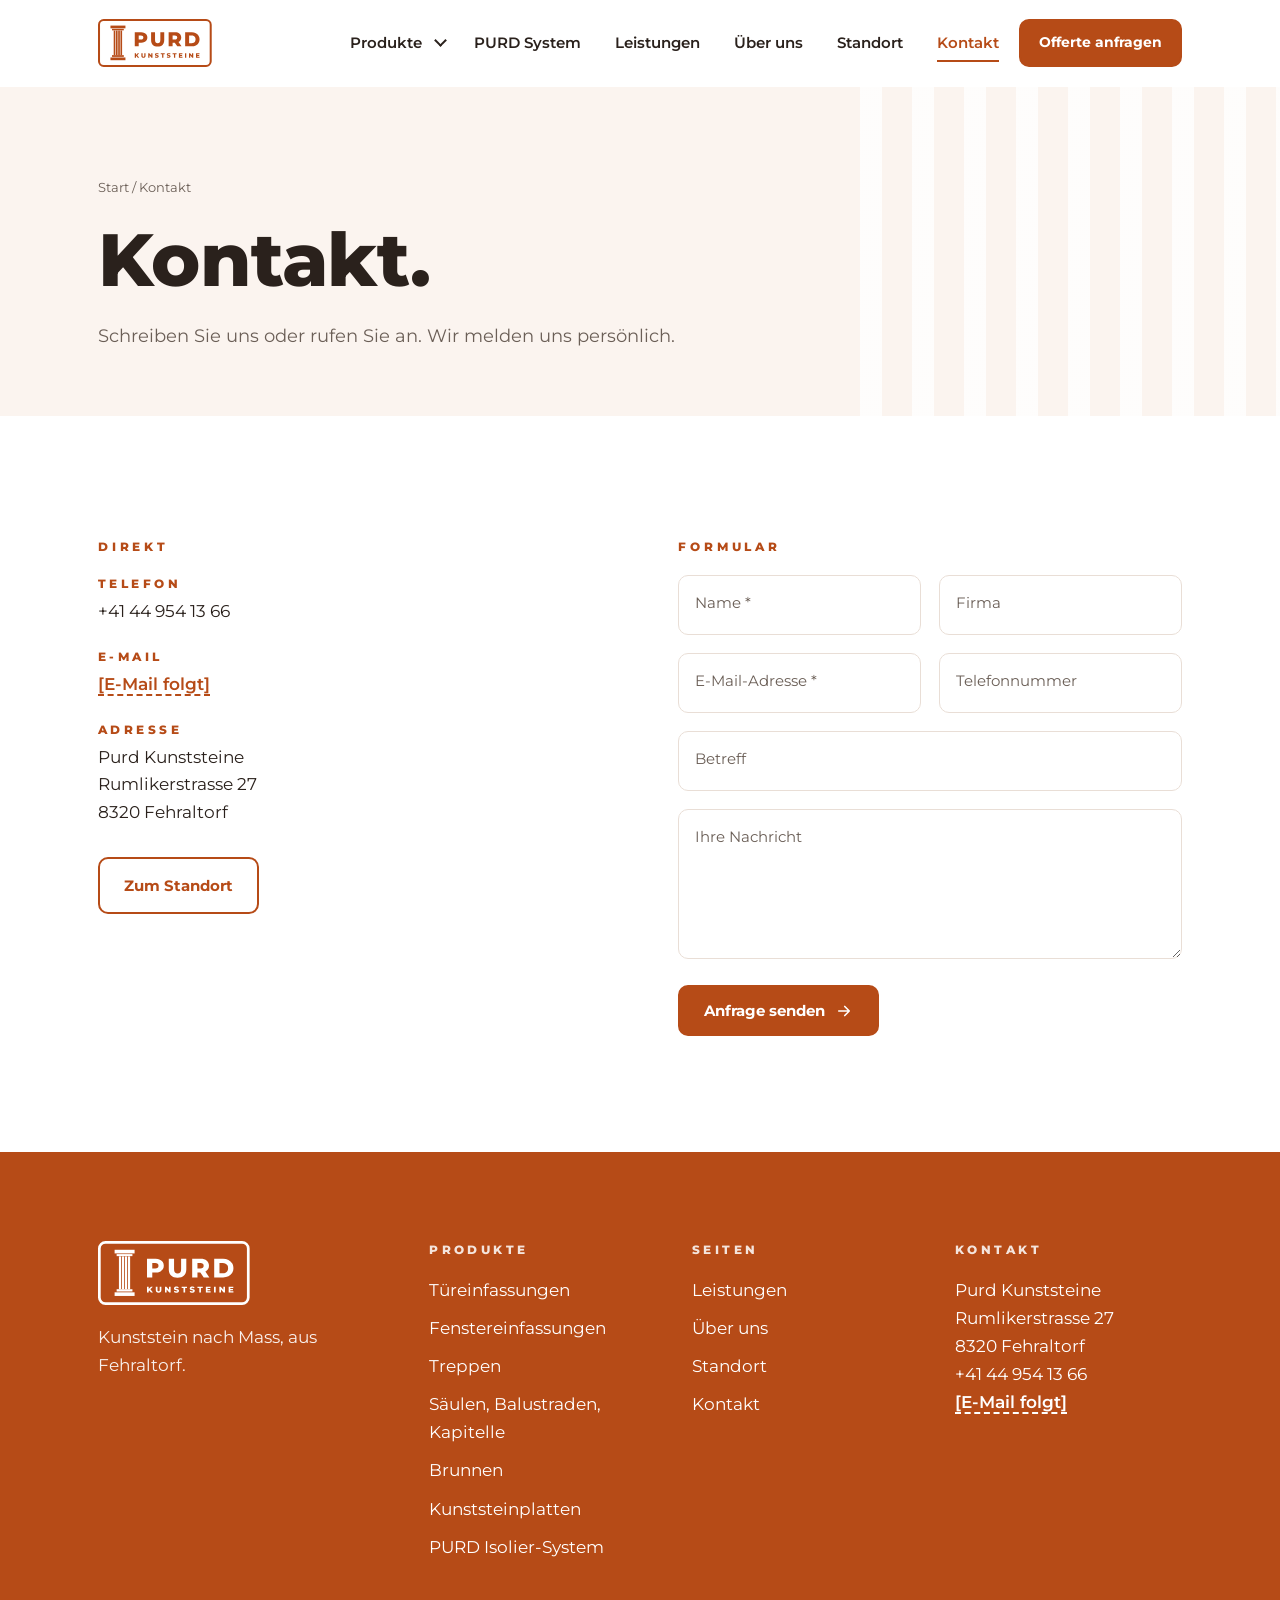
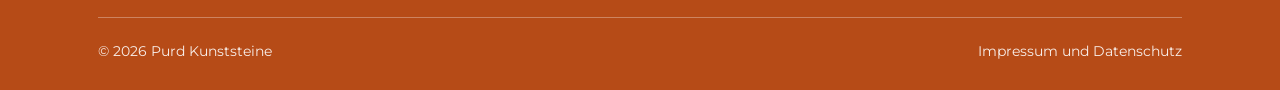
<file: kontakt.html>
<!doctype html>
<html lang="de-CH">
<head>
<meta name="robots" content="noindex, nofollow">
<meta charset="utf-8">
<meta name="viewport" content="width=device-width,initial-scale=1">
<title>Kontakt | Purd Kunststeine</title>
<meta name="description" content="Anfrage, Offerte oder Muster: So erreichen Sie Purd Kunststeine.">
<meta name="theme-color" content="#B64B17">
<link rel="icon" href="mark.svg" type="image/svg+xml">
<link rel="preconnect" href="https://fonts.googleapis.com"><link rel="preconnect" href="https://fonts.gstatic.com" crossorigin>
<link href="https://fonts.googleapis.com/css2?family=Montserrat:wght@400;500;600;700;800&display=swap" rel="stylesheet">
<link rel="stylesheet" href="style.css">
<script>document.documentElement.className='js'</script>
</head>
<body>
<a class="skip" href="#main">Zum Inhalt springen</a>
<header class="hd"><div class="wrap">
<a class="brand" href="index.html" aria-label="Purd Kunststeine, Startseite"><svg xmlns="http://www.w3.org/2000/svg" viewBox="42 38 1123 474" role="img" aria-label="Purd Kunststeine"><path stroke-width="20" fill="none" stroke="currentColor" d="M98 48H1109C1134.429 48 1155 68.5712 1155 94V456C1155 481.4288 1134.429 502 1109 502H98C72.5712 502 52 481.4288 52 456V94C52 68.5712 72.5712 48 98 48Z"/><path d="M165 103H313V130H165Z" fill="currentColor"/><path d="M180 135H297V150H180Z" fill="currentColor"/><path d="M180 395H297V412H180Z" fill="currentColor"/><path d="M165 418H313V445H165Z" fill="currentColor"/><path d="M197 152H213.25V395H197Z" fill="currentColor"/><path d="M219.25 152H235.5V395H219.25Z" fill="currentColor"/><path d="M241.5 152H257.75V395H241.5Z" fill="currentColor"/><path d="M263.75 152H280V395H263.75Z" fill="currentColor"/><path d="M405 308V170H468.09C480.7033 170 491.5767 172.0367 500.71 176.11 509.8433 180.1833 516.91 186.0667 521.91 193.76 526.9033 201.4467 529.4 210.5467 529.4 221.06 529.4 231.44 526.9033 240.4433 521.91 248.07 516.91 255.69 509.8433 261.57 500.71 265.71 491.5767 269.85 480.7033 271.92 468.09 271.92H444.03V308ZM444.03 241.17H465.72C473.8667 241.17 479.9467 239.3967 483.96 235.85 487.9667 232.2967 489.97 227.3667 489.97 221.06 489.97 214.62 487.9667 209.6267 483.96 206.08 479.9467 202.5267 473.8667 200.75 465.72 200.75H444.03ZM631.15 310.76C610.7767 310.76 594.8733 305.1733 583.44 294 572.0067 282.8333 566.29 266.9967 566.29 246.49V170H605.32V245.31C605.32 257.1367 607.6533 265.6133 612.32 270.74 616.9867 275.8667 623.3933 278.43 631.54 278.43 639.6867 278.43 646.06 275.8667 650.66 270.74 655.26 265.6133 657.56 257.1367 657.56 245.31V170H696.01V246.49C696.01 266.9967 690.2933 282.8333 678.86 294 667.42 305.1733 651.5167 310.76 631.15 310.76ZM739.6 308V170H801.31C821.4167 170 836.89 174.5667 847.73 183.7 858.5767 192.8333 864 205.2867 864 221.06 864 231.44 861.5033 240.3767 856.51 247.87 851.7767 255.0967 845.27 260.6833 836.99 264.63L866.76 308H824.96L799.93 271.33H778.64V308ZM778.64 241.17H800.32C808.4667 241.17 814.5467 239.3967 818.56 235.85 822.5667 232.2967 824.57 227.3667 824.57 221.06 824.57 214.62 822.5667 209.6267 818.56 206.08 814.5467 202.5267 808.4667 200.75 800.32 200.75H778.64ZM902.66 308V170H967.92C983.1667 170 996.57 172.8267 1008.13 178.48 1019.697 184.1267 1028.733 192.0767 1035.24 202.33 1041.747 212.5833 1045 224.8067 1045 239 1045 253.06 1041.747 265.25 1035.24 275.57 1028.733 285.89 1019.697 293.8733 1008.13 299.52 996.57 305.1733 983.1667 308 967.92 308ZM941.7 276.85H966.34C974.2267 276.85 981.0933 275.3733 986.94 272.42 992.7867 269.46 997.3533 265.12 1000.64 259.4 1003.927 253.6867 1005.57 246.8867 1005.57 239 1005.57 230.98 1003.927 224.1467 1000.64 218.5 997.3533 212.8467 992.7867 208.54 986.94 205.58 981.0933 202.6267 974.2267 201.15 966.34 201.15H941.7Z" fill="currentColor"/><path d="M405 420V376H417.32V394.29L434.35 376H448.06L430.08 395.49 449 420H434.54L421.97 404.03 417.32 409V420ZM490.77 420.88C484.27 420.88 479.2 419.1 475.56 415.54 471.9133 411.9733 470.09 406.9233 470.09 400.39V376H482.53V400.01C482.53 403.7833 483.2733 406.4867 484.76 408.12 486.2533 409.7533 488.2967 410.57 490.89 410.57 493.49 410.57 495.5233 409.7533 496.99 408.12 498.4567 406.4867 499.19 403.7833 499.19 400.01V376H511.45V400.39C511.45 406.9233 509.6267 411.9733 505.98 415.54 502.3333 419.1 497.2633 420.88 490.77 420.88ZM538.07 420V376H548.31L567.73 399.45V376H579.93V420H569.68L550.26 396.55V420ZM622.39 420.88C618.7833 420.88 615.3167 420.43 611.99 419.53 608.6567 418.63 605.9433 417.4667 603.85 416.04L607.93 406.86C609.9033 408.12 612.1767 409.1567 614.75 409.97 617.33 410.79 619.8967 411.2 622.45 411.2 624.17 411.2 625.5533 411.0433 626.6 410.73 627.6467 410.4167 628.41 409.9967 628.89 409.47 629.3767 408.95 629.62 408.3333 629.62 407.62 629.62 406.6133 629.1567 405.8167 628.23 405.23 627.31 404.6433 626.1167 404.16 624.65 403.78 623.1833 403.4067 621.56 403.03 619.78 402.65 618 402.2767 616.22 401.7967 614.44 401.21 612.66 400.6233 611.0367 399.8567 609.57 398.91 608.1033 397.97 606.9067 396.7333 605.98 395.2 605.06 393.6733 604.6 391.7367 604.6 389.39 604.6 386.75 605.3233 384.36 606.77 382.22 608.2167 380.0867 610.3833 378.37 613.27 377.07 616.1633 375.77 619.77 375.12 624.09 375.12 626.9767 375.12 629.8133 375.4433 632.6 376.09 635.3867 376.7433 637.87 377.6967 640.05 378.95L636.22 388.19C634.12 387.0633 632.0433 386.2167 629.99 385.65 627.9367 385.0833 625.9467 384.8 624.02 384.8 622.3067 384.8 620.9233 384.9767 619.87 385.33 618.8233 385.69 618.07 386.1633 617.61 386.75 617.15 387.3367 616.92 388.0067 616.92 388.76 616.92 389.7267 617.37 390.49 618.27 391.05 619.17 391.6167 620.3633 392.08 621.85 392.44 623.3433 392.7933 624.98 393.16 626.76 393.54 628.54 393.9133 630.32 394.3833 632.1 394.95 633.88 395.5167 635.5033 396.27 636.97 397.21 638.4367 398.1567 639.62 399.3933 640.52 400.92 641.42 402.4533 641.87 404.37 641.87 406.67 641.87 409.23 641.15 411.59 639.71 413.75 638.2633 415.9033 636.1033 417.63 633.23 418.93 630.3633 420.23 626.75 420.88 622.39 420.88ZM675.16 420V385.87H661.64V376H701.05V385.87H687.6V420ZM739.36 420.88C735.76 420.88 732.2933 420.43 728.96 419.53 725.6267 418.63 722.9133 417.4667 720.82 416.04L724.91 406.86C726.8767 408.12 729.15 409.1567 731.73 409.97 734.3033 410.79 736.87 411.2 739.43 411.2 741.1433 411.2 742.5233 411.0433 743.57 410.73 744.6233 410.4167 745.39 409.9967 745.87 409.47 746.35 408.95 746.59 408.3333 746.59 407.62 746.59 406.6133 746.13 405.8167 745.21 405.23 744.29 404.6433 743.0967 404.16 741.63 403.78 740.1633 403.4067 738.5367 403.03 736.75 402.65 734.97 402.2767 733.19 401.7967 731.41 401.21 729.63 400.6233 728.0067 399.8567 726.54 398.91 725.0733 397.97 723.88 396.7333 722.96 395.2 722.0333 393.6733 721.57 391.7367 721.57 389.39 721.57 386.75 722.2933 384.36 723.74 382.22 725.1867 380.0867 727.3567 378.37 730.25 377.07 733.1433 375.77 736.7467 375.12 741.06 375.12 743.9533 375.12 746.7933 375.4433 749.58 376.09 752.3667 376.7433 754.85 377.6967 757.03 378.95L753.19 388.19C751.0967 387.0633 749.0233 386.2167 746.97 385.65 744.9167 385.0833 742.9267 384.8 741 384.8 739.28 384.8 737.8967 384.9767 736.85 385.33 735.8033 385.69 735.05 386.1633 734.59 386.75 734.1233 387.3367 733.89 388.0067 733.89 388.76 733.89 389.7267 734.3433 390.49 735.25 391.05 736.15 391.6167 737.3433 392.08 738.83 392.44 740.3167 392.7933 741.95 393.16 743.73 393.54 745.51 393.9133 747.29 394.3833 749.07 394.95 750.8567 395.5167 752.4833 396.27 753.95 397.21 755.4167 398.1567 756.6 399.3933 757.5 400.92 758.4 402.4533 758.85 404.37 758.85 406.67 758.85 409.23 758.1267 411.59 756.68 413.75 755.2333 415.9033 753.0767 417.63 750.21 418.93 747.3367 420.23 743.72 420.88 739.36 420.88ZM792.13 420V385.87H778.62V376H818.03V385.87H804.58V420ZM840.87 420V376H875.38V385.62H853.19V393.03H872.74V402.34H853.19V410.38H876.2V420ZM901.31 420V376H913.76V420ZM940.82 420V376H951.06L970.48 399.45V376H982.68V420H972.43L953.01 396.55V420ZM1009.67 420V376H1044.18V385.62H1021.99V393.03H1041.54V402.34H1021.99V410.38H1045V420Z" fill="currentColor"/></svg></a>
<button class="burger" aria-label="Menü" aria-expanded="false" aria-controls="nav"><span></span><span></span><span></span></button>
<nav class="nav" id="nav" aria-label="Hauptnavigation"><div class="dd"><a class="l" href="produkte.html">Produkte</a><button class="chev" aria-label="Produkte aufklappen" aria-expanded="false"></button><div class="dd-m"><a href="produkt-tuereinfassungen.html">Türeinfassungen</a><a href="produkt-fenstereinfassungen.html">Fenstereinfassungen</a><a href="produkt-treppen.html">Treppen</a><a href="produkt-saeulen.html">Säulen, Balustraden, Kapitelle</a><a href="produkt-brunnen.html">Brunnen</a><a href="produkt-platten.html">Kunststeinplatten</a><a href="purd.html">PURD Isolier-System</a><a class="all" href="produkte.html">Alle Produkte</a></div></div><a class="l" href="purd.html">PURD System</a><a class="l" href="leistungen.html">Leistungen</a><a class="l" href="ueber-uns.html">Über uns</a><a class="l" href="standort.html">Standort</a><a class="l" href="kontakt.html" aria-current="page">Kontakt</a><a class="btn sm" href="kontakt.html">Offerte anfragen</a></nav>
</div></header>
<main id="main">
<div class="ph-hd"><div class="wrap">
<p class="crumb"><a href="index.html">Start</a> / Kontakt</p>
<h1 class="rv">Kontakt.</h1>
<p class="lead rv" style="--d:1;margin-top:20px">Schreiben Sie uns oder rufen Sie an. Wir melden uns persönlich.</p>
</div></div>
<section><div class="wrap split" style="align-items:start">
<div class="rv l">
<span class="eyebrow">Direkt</span>
<dl class="kv">
<div><dt>Telefon</dt><dd><a href="tel:+41449541366">+41 44 954 13 66</a></dd></div>
<div><dt>E-Mail</dt><dd><span class="ph">[E-Mail folgt]</span></dd></div>
<div><dt>Adresse</dt><dd>Purd Kunststeine<br>Rumlikerstrasse 27<br>8320 Fehraltorf</dd></div>
</dl>
<div style="margin-top:30px"><a class="btn ghost" href="standort.html">Zum Standort</a></div>
</div>
<div class="rv r" style="--d:1">
<span class="eyebrow">Formular</span>
<form class="form" data-demo novalidate>
<div class="fld"><input id="name" name="name" type="text" placeholder=" " required autocomplete="off"><label for="name">Name *</label></div><div class="fld"><input id="firma" name="firma" type="text" placeholder=" " autocomplete="off"><label for="firma">Firma</label></div>
<div class="fld"><input id="email" name="email" type="email" placeholder=" " required autocomplete="off"><label for="email">E-Mail-Adresse *</label></div><div class="fld"><input id="tel" name="tel" type="tel" placeholder=" " autocomplete="off"><label for="tel">Telefonnummer</label></div>
<div class="full"><div class="fld"><input id="betreff" name="betreff" type="text" placeholder=" " autocomplete="off"><label for="betreff">Betreff</label></div></div>
<div class="fld full"><textarea id="msg" name="msg" placeholder=" "></textarea><label for="msg">Ihre Nachricht</label></div>
<div class="full"><button class="btn" type="submit">Anfrage senden <svg viewBox="0 0 24 24" fill="none" stroke="currentColor" stroke-width="2.2" stroke-linecap="round" stroke-linejoin="round" aria-hidden="true"><path d="M5 12h14M13 6l6 6-6 6"/></svg></button></div>
<p class="note full" role="status">Entwurf: Das Formular verschickt noch nichts. Der Versand wird nach Freigabe angebunden.</p>
</form>
</div>
</div></section>

</main>
<footer class="ft"><div class="wrap">
<div class="top">
<div class="logo"><svg xmlns="http://www.w3.org/2000/svg" viewBox="42 38 1123 474" role="img" aria-label="Purd Kunststeine"><path stroke-width="20" fill="none" stroke="currentColor" d="M98 48H1109C1134.429 48 1155 68.5712 1155 94V456C1155 481.4288 1134.429 502 1109 502H98C72.5712 502 52 481.4288 52 456V94C52 68.5712 72.5712 48 98 48Z"/><path d="M165 103H313V130H165Z" fill="currentColor"/><path d="M180 135H297V150H180Z" fill="currentColor"/><path d="M180 395H297V412H180Z" fill="currentColor"/><path d="M165 418H313V445H165Z" fill="currentColor"/><path d="M197 152H213.25V395H197Z" fill="currentColor"/><path d="M219.25 152H235.5V395H219.25Z" fill="currentColor"/><path d="M241.5 152H257.75V395H241.5Z" fill="currentColor"/><path d="M263.75 152H280V395H263.75Z" fill="currentColor"/><path d="M405 308V170H468.09C480.7033 170 491.5767 172.0367 500.71 176.11 509.8433 180.1833 516.91 186.0667 521.91 193.76 526.9033 201.4467 529.4 210.5467 529.4 221.06 529.4 231.44 526.9033 240.4433 521.91 248.07 516.91 255.69 509.8433 261.57 500.71 265.71 491.5767 269.85 480.7033 271.92 468.09 271.92H444.03V308ZM444.03 241.17H465.72C473.8667 241.17 479.9467 239.3967 483.96 235.85 487.9667 232.2967 489.97 227.3667 489.97 221.06 489.97 214.62 487.9667 209.6267 483.96 206.08 479.9467 202.5267 473.8667 200.75 465.72 200.75H444.03ZM631.15 310.76C610.7767 310.76 594.8733 305.1733 583.44 294 572.0067 282.8333 566.29 266.9967 566.29 246.49V170H605.32V245.31C605.32 257.1367 607.6533 265.6133 612.32 270.74 616.9867 275.8667 623.3933 278.43 631.54 278.43 639.6867 278.43 646.06 275.8667 650.66 270.74 655.26 265.6133 657.56 257.1367 657.56 245.31V170H696.01V246.49C696.01 266.9967 690.2933 282.8333 678.86 294 667.42 305.1733 651.5167 310.76 631.15 310.76ZM739.6 308V170H801.31C821.4167 170 836.89 174.5667 847.73 183.7 858.5767 192.8333 864 205.2867 864 221.06 864 231.44 861.5033 240.3767 856.51 247.87 851.7767 255.0967 845.27 260.6833 836.99 264.63L866.76 308H824.96L799.93 271.33H778.64V308ZM778.64 241.17H800.32C808.4667 241.17 814.5467 239.3967 818.56 235.85 822.5667 232.2967 824.57 227.3667 824.57 221.06 824.57 214.62 822.5667 209.6267 818.56 206.08 814.5467 202.5267 808.4667 200.75 800.32 200.75H778.64ZM902.66 308V170H967.92C983.1667 170 996.57 172.8267 1008.13 178.48 1019.697 184.1267 1028.733 192.0767 1035.24 202.33 1041.747 212.5833 1045 224.8067 1045 239 1045 253.06 1041.747 265.25 1035.24 275.57 1028.733 285.89 1019.697 293.8733 1008.13 299.52 996.57 305.1733 983.1667 308 967.92 308ZM941.7 276.85H966.34C974.2267 276.85 981.0933 275.3733 986.94 272.42 992.7867 269.46 997.3533 265.12 1000.64 259.4 1003.927 253.6867 1005.57 246.8867 1005.57 239 1005.57 230.98 1003.927 224.1467 1000.64 218.5 997.3533 212.8467 992.7867 208.54 986.94 205.58 981.0933 202.6267 974.2267 201.15 966.34 201.15H941.7Z" fill="currentColor"/><path d="M405 420V376H417.32V394.29L434.35 376H448.06L430.08 395.49 449 420H434.54L421.97 404.03 417.32 409V420ZM490.77 420.88C484.27 420.88 479.2 419.1 475.56 415.54 471.9133 411.9733 470.09 406.9233 470.09 400.39V376H482.53V400.01C482.53 403.7833 483.2733 406.4867 484.76 408.12 486.2533 409.7533 488.2967 410.57 490.89 410.57 493.49 410.57 495.5233 409.7533 496.99 408.12 498.4567 406.4867 499.19 403.7833 499.19 400.01V376H511.45V400.39C511.45 406.9233 509.6267 411.9733 505.98 415.54 502.3333 419.1 497.2633 420.88 490.77 420.88ZM538.07 420V376H548.31L567.73 399.45V376H579.93V420H569.68L550.26 396.55V420ZM622.39 420.88C618.7833 420.88 615.3167 420.43 611.99 419.53 608.6567 418.63 605.9433 417.4667 603.85 416.04L607.93 406.86C609.9033 408.12 612.1767 409.1567 614.75 409.97 617.33 410.79 619.8967 411.2 622.45 411.2 624.17 411.2 625.5533 411.0433 626.6 410.73 627.6467 410.4167 628.41 409.9967 628.89 409.47 629.3767 408.95 629.62 408.3333 629.62 407.62 629.62 406.6133 629.1567 405.8167 628.23 405.23 627.31 404.6433 626.1167 404.16 624.65 403.78 623.1833 403.4067 621.56 403.03 619.78 402.65 618 402.2767 616.22 401.7967 614.44 401.21 612.66 400.6233 611.0367 399.8567 609.57 398.91 608.1033 397.97 606.9067 396.7333 605.98 395.2 605.06 393.6733 604.6 391.7367 604.6 389.39 604.6 386.75 605.3233 384.36 606.77 382.22 608.2167 380.0867 610.3833 378.37 613.27 377.07 616.1633 375.77 619.77 375.12 624.09 375.12 626.9767 375.12 629.8133 375.4433 632.6 376.09 635.3867 376.7433 637.87 377.6967 640.05 378.95L636.22 388.19C634.12 387.0633 632.0433 386.2167 629.99 385.65 627.9367 385.0833 625.9467 384.8 624.02 384.8 622.3067 384.8 620.9233 384.9767 619.87 385.33 618.8233 385.69 618.07 386.1633 617.61 386.75 617.15 387.3367 616.92 388.0067 616.92 388.76 616.92 389.7267 617.37 390.49 618.27 391.05 619.17 391.6167 620.3633 392.08 621.85 392.44 623.3433 392.7933 624.98 393.16 626.76 393.54 628.54 393.9133 630.32 394.3833 632.1 394.95 633.88 395.5167 635.5033 396.27 636.97 397.21 638.4367 398.1567 639.62 399.3933 640.52 400.92 641.42 402.4533 641.87 404.37 641.87 406.67 641.87 409.23 641.15 411.59 639.71 413.75 638.2633 415.9033 636.1033 417.63 633.23 418.93 630.3633 420.23 626.75 420.88 622.39 420.88ZM675.16 420V385.87H661.64V376H701.05V385.87H687.6V420ZM739.36 420.88C735.76 420.88 732.2933 420.43 728.96 419.53 725.6267 418.63 722.9133 417.4667 720.82 416.04L724.91 406.86C726.8767 408.12 729.15 409.1567 731.73 409.97 734.3033 410.79 736.87 411.2 739.43 411.2 741.1433 411.2 742.5233 411.0433 743.57 410.73 744.6233 410.4167 745.39 409.9967 745.87 409.47 746.35 408.95 746.59 408.3333 746.59 407.62 746.59 406.6133 746.13 405.8167 745.21 405.23 744.29 404.6433 743.0967 404.16 741.63 403.78 740.1633 403.4067 738.5367 403.03 736.75 402.65 734.97 402.2767 733.19 401.7967 731.41 401.21 729.63 400.6233 728.0067 399.8567 726.54 398.91 725.0733 397.97 723.88 396.7333 722.96 395.2 722.0333 393.6733 721.57 391.7367 721.57 389.39 721.57 386.75 722.2933 384.36 723.74 382.22 725.1867 380.0867 727.3567 378.37 730.25 377.07 733.1433 375.77 736.7467 375.12 741.06 375.12 743.9533 375.12 746.7933 375.4433 749.58 376.09 752.3667 376.7433 754.85 377.6967 757.03 378.95L753.19 388.19C751.0967 387.0633 749.0233 386.2167 746.97 385.65 744.9167 385.0833 742.9267 384.8 741 384.8 739.28 384.8 737.8967 384.9767 736.85 385.33 735.8033 385.69 735.05 386.1633 734.59 386.75 734.1233 387.3367 733.89 388.0067 733.89 388.76 733.89 389.7267 734.3433 390.49 735.25 391.05 736.15 391.6167 737.3433 392.08 738.83 392.44 740.3167 392.7933 741.95 393.16 743.73 393.54 745.51 393.9133 747.29 394.3833 749.07 394.95 750.8567 395.5167 752.4833 396.27 753.95 397.21 755.4167 398.1567 756.6 399.3933 757.5 400.92 758.4 402.4533 758.85 404.37 758.85 406.67 758.85 409.23 758.1267 411.59 756.68 413.75 755.2333 415.9033 753.0767 417.63 750.21 418.93 747.3367 420.23 743.72 420.88 739.36 420.88ZM792.13 420V385.87H778.62V376H818.03V385.87H804.58V420ZM840.87 420V376H875.38V385.62H853.19V393.03H872.74V402.34H853.19V410.38H876.2V420ZM901.31 420V376H913.76V420ZM940.82 420V376H951.06L970.48 399.45V376H982.68V420H972.43L953.01 396.55V420ZM1009.67 420V376H1044.18V385.62H1021.99V393.03H1041.54V402.34H1021.99V410.38H1045V420Z" fill="currentColor"/></svg><p style="margin-top:18px;max-width:30ch;opacity:.92">Kunststein nach Mass, aus Fehraltorf.</p></div>
<div><h4>Produkte</h4><ul><li><a href="produkt-tuereinfassungen.html">Türeinfassungen</a></li><li><a href="produkt-fenstereinfassungen.html">Fenstereinfassungen</a></li><li><a href="produkt-treppen.html">Treppen</a></li><li><a href="produkt-saeulen.html">Säulen, Balustraden, Kapitelle</a></li><li><a href="produkt-brunnen.html">Brunnen</a></li><li><a href="produkt-platten.html">Kunststeinplatten</a></li><li><a href="purd.html">PURD Isolier-System</a></li></ul></div>
<div><h4>Seiten</h4><ul><li><a href="leistungen.html">Leistungen</a></li><li><a href="ueber-uns.html">Über uns</a></li><li><a href="standort.html">Standort</a></li><li><a href="kontakt.html">Kontakt</a></li></ul></div>
<div><h4>Kontakt</h4><p>Purd Kunststeine<br>Rumlikerstrasse 27<br>8320 Fehraltorf<br><a href="tel:+41449541366">+41 44 954 13 66</a><br><span class="ph">[E-Mail folgt]</span></p></div>
</div>
<div class="bot"><span>© <span id="yr">2026</span> Purd Kunststeine</span><span><a href="impressum.html">Impressum und Datenschutz</a></span></div>
</div></footer>
<script src="main.js"></script>
</body>
</html>
</file>
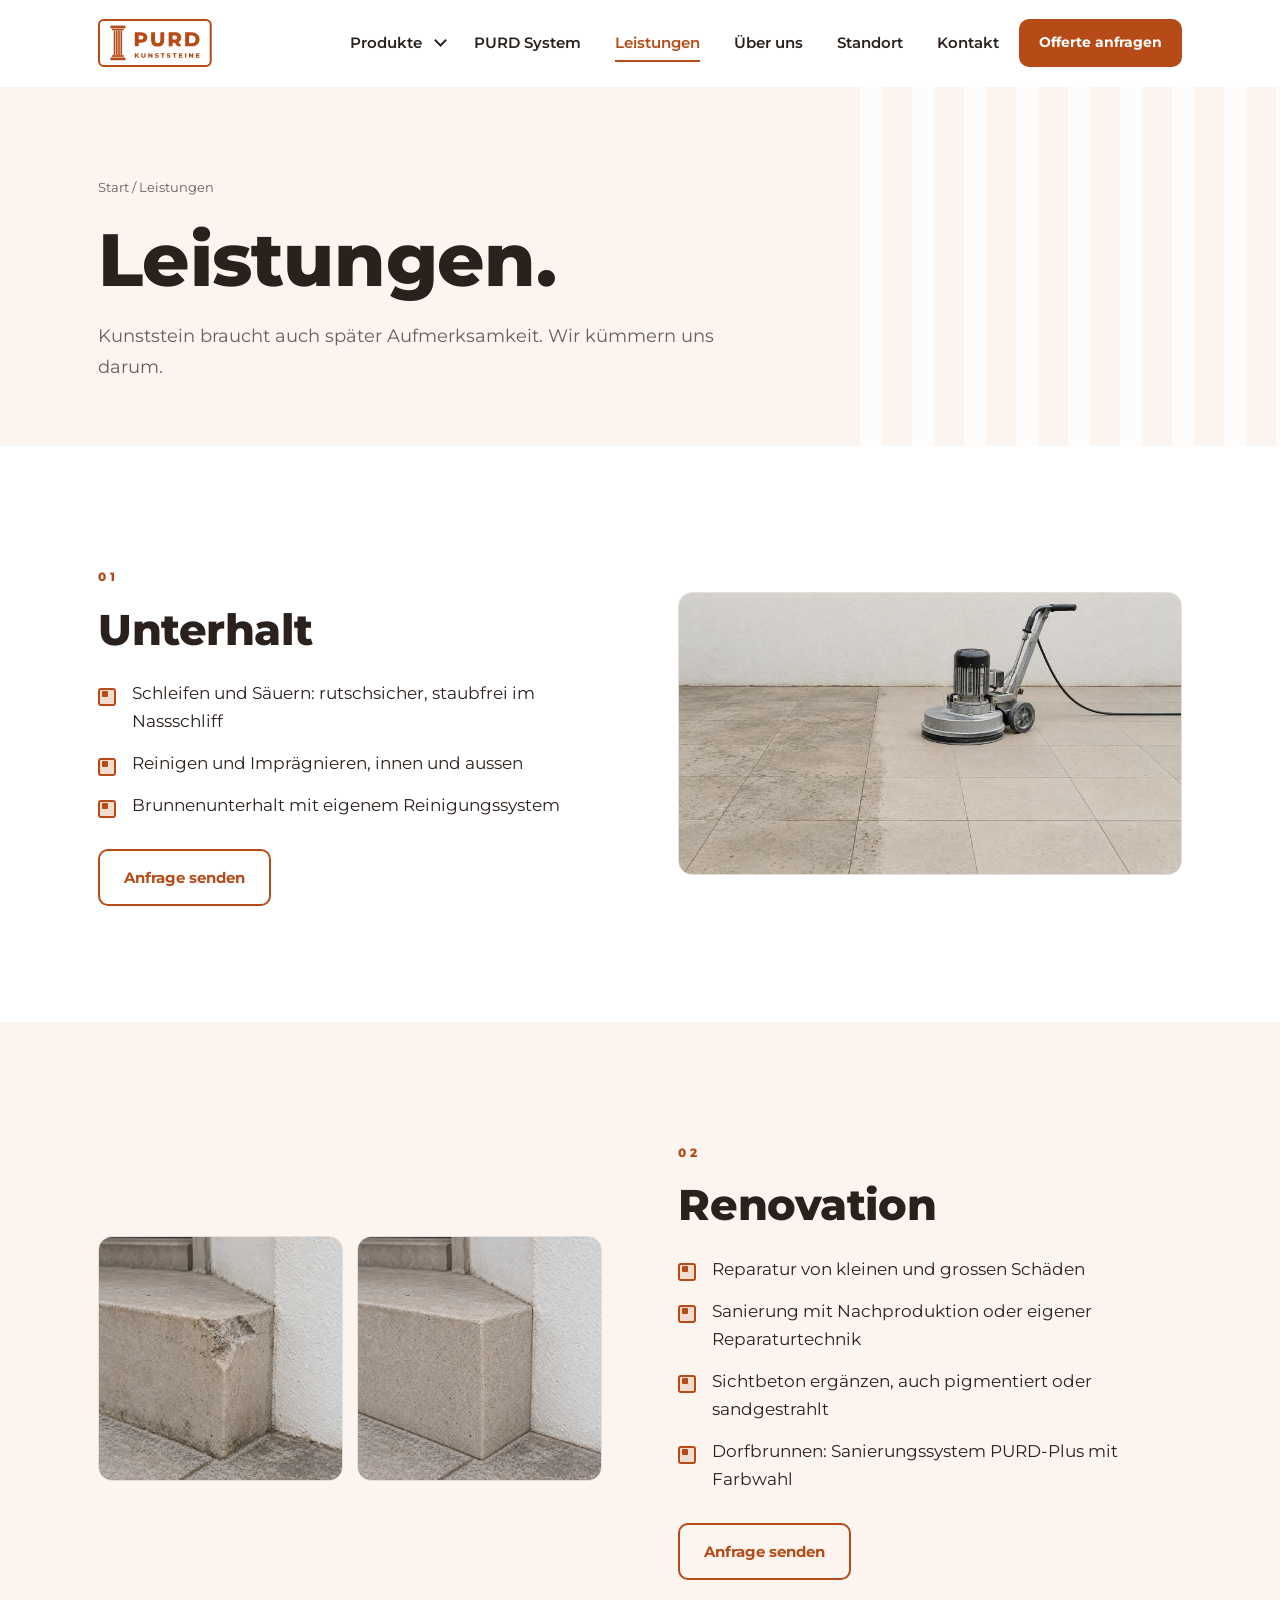
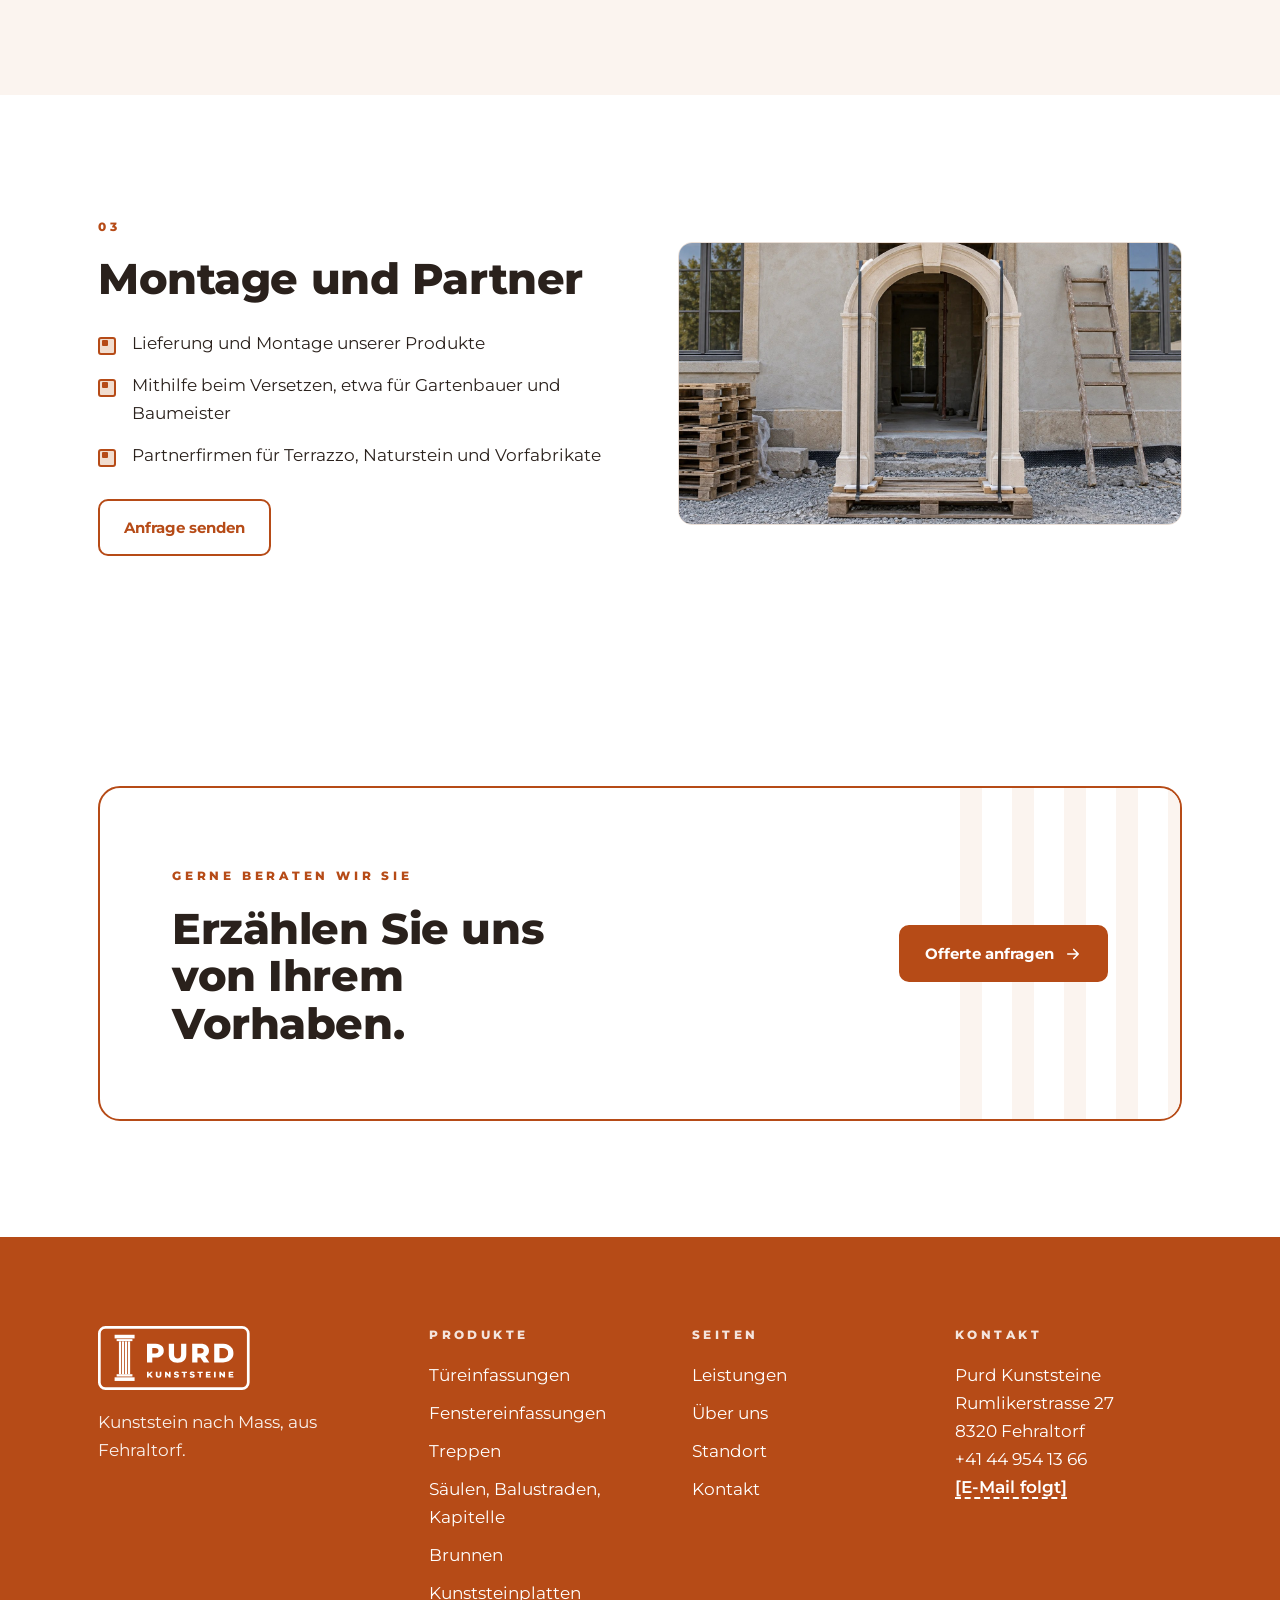
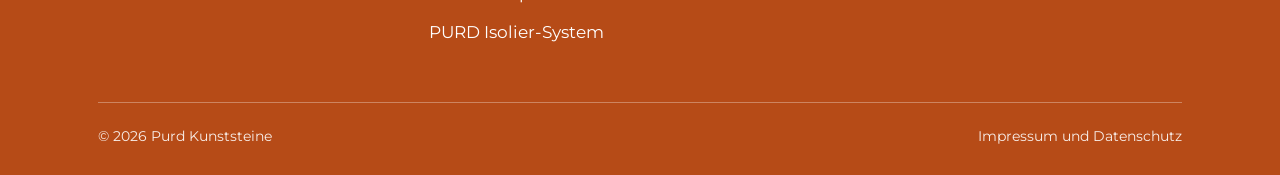
<file: leistungen.html>
<!doctype html>
<html lang="de-CH">
<head>
<meta name="robots" content="noindex, nofollow">
<meta charset="utf-8">
<meta name="viewport" content="width=device-width,initial-scale=1">
<title>Leistungen | Purd Kunststeine</title>
<meta name="description" content="Unterhalt, Renovation und Montage von Kunststein.">
<meta name="theme-color" content="#B64B17">
<link rel="icon" href="mark.svg" type="image/svg+xml">
<link rel="preconnect" href="https://fonts.googleapis.com"><link rel="preconnect" href="https://fonts.gstatic.com" crossorigin>
<link href="https://fonts.googleapis.com/css2?family=Montserrat:wght@400;500;600;700;800&display=swap" rel="stylesheet">
<link rel="stylesheet" href="style.css">
<script>document.documentElement.className='js'</script>
</head>
<body>
<a class="skip" href="#main">Zum Inhalt springen</a>
<header class="hd"><div class="wrap">
<a class="brand" href="index.html" aria-label="Purd Kunststeine, Startseite"><svg xmlns="http://www.w3.org/2000/svg" viewBox="42 38 1123 474" role="img" aria-label="Purd Kunststeine"><path stroke-width="20" fill="none" stroke="currentColor" d="M98 48H1109C1134.429 48 1155 68.5712 1155 94V456C1155 481.4288 1134.429 502 1109 502H98C72.5712 502 52 481.4288 52 456V94C52 68.5712 72.5712 48 98 48Z"/><path d="M165 103H313V130H165Z" fill="currentColor"/><path d="M180 135H297V150H180Z" fill="currentColor"/><path d="M180 395H297V412H180Z" fill="currentColor"/><path d="M165 418H313V445H165Z" fill="currentColor"/><path d="M197 152H213.25V395H197Z" fill="currentColor"/><path d="M219.25 152H235.5V395H219.25Z" fill="currentColor"/><path d="M241.5 152H257.75V395H241.5Z" fill="currentColor"/><path d="M263.75 152H280V395H263.75Z" fill="currentColor"/><path d="M405 308V170H468.09C480.7033 170 491.5767 172.0367 500.71 176.11 509.8433 180.1833 516.91 186.0667 521.91 193.76 526.9033 201.4467 529.4 210.5467 529.4 221.06 529.4 231.44 526.9033 240.4433 521.91 248.07 516.91 255.69 509.8433 261.57 500.71 265.71 491.5767 269.85 480.7033 271.92 468.09 271.92H444.03V308ZM444.03 241.17H465.72C473.8667 241.17 479.9467 239.3967 483.96 235.85 487.9667 232.2967 489.97 227.3667 489.97 221.06 489.97 214.62 487.9667 209.6267 483.96 206.08 479.9467 202.5267 473.8667 200.75 465.72 200.75H444.03ZM631.15 310.76C610.7767 310.76 594.8733 305.1733 583.44 294 572.0067 282.8333 566.29 266.9967 566.29 246.49V170H605.32V245.31C605.32 257.1367 607.6533 265.6133 612.32 270.74 616.9867 275.8667 623.3933 278.43 631.54 278.43 639.6867 278.43 646.06 275.8667 650.66 270.74 655.26 265.6133 657.56 257.1367 657.56 245.31V170H696.01V246.49C696.01 266.9967 690.2933 282.8333 678.86 294 667.42 305.1733 651.5167 310.76 631.15 310.76ZM739.6 308V170H801.31C821.4167 170 836.89 174.5667 847.73 183.7 858.5767 192.8333 864 205.2867 864 221.06 864 231.44 861.5033 240.3767 856.51 247.87 851.7767 255.0967 845.27 260.6833 836.99 264.63L866.76 308H824.96L799.93 271.33H778.64V308ZM778.64 241.17H800.32C808.4667 241.17 814.5467 239.3967 818.56 235.85 822.5667 232.2967 824.57 227.3667 824.57 221.06 824.57 214.62 822.5667 209.6267 818.56 206.08 814.5467 202.5267 808.4667 200.75 800.32 200.75H778.64ZM902.66 308V170H967.92C983.1667 170 996.57 172.8267 1008.13 178.48 1019.697 184.1267 1028.733 192.0767 1035.24 202.33 1041.747 212.5833 1045 224.8067 1045 239 1045 253.06 1041.747 265.25 1035.24 275.57 1028.733 285.89 1019.697 293.8733 1008.13 299.52 996.57 305.1733 983.1667 308 967.92 308ZM941.7 276.85H966.34C974.2267 276.85 981.0933 275.3733 986.94 272.42 992.7867 269.46 997.3533 265.12 1000.64 259.4 1003.927 253.6867 1005.57 246.8867 1005.57 239 1005.57 230.98 1003.927 224.1467 1000.64 218.5 997.3533 212.8467 992.7867 208.54 986.94 205.58 981.0933 202.6267 974.2267 201.15 966.34 201.15H941.7Z" fill="currentColor"/><path d="M405 420V376H417.32V394.29L434.35 376H448.06L430.08 395.49 449 420H434.54L421.97 404.03 417.32 409V420ZM490.77 420.88C484.27 420.88 479.2 419.1 475.56 415.54 471.9133 411.9733 470.09 406.9233 470.09 400.39V376H482.53V400.01C482.53 403.7833 483.2733 406.4867 484.76 408.12 486.2533 409.7533 488.2967 410.57 490.89 410.57 493.49 410.57 495.5233 409.7533 496.99 408.12 498.4567 406.4867 499.19 403.7833 499.19 400.01V376H511.45V400.39C511.45 406.9233 509.6267 411.9733 505.98 415.54 502.3333 419.1 497.2633 420.88 490.77 420.88ZM538.07 420V376H548.31L567.73 399.45V376H579.93V420H569.68L550.26 396.55V420ZM622.39 420.88C618.7833 420.88 615.3167 420.43 611.99 419.53 608.6567 418.63 605.9433 417.4667 603.85 416.04L607.93 406.86C609.9033 408.12 612.1767 409.1567 614.75 409.97 617.33 410.79 619.8967 411.2 622.45 411.2 624.17 411.2 625.5533 411.0433 626.6 410.73 627.6467 410.4167 628.41 409.9967 628.89 409.47 629.3767 408.95 629.62 408.3333 629.62 407.62 629.62 406.6133 629.1567 405.8167 628.23 405.23 627.31 404.6433 626.1167 404.16 624.65 403.78 623.1833 403.4067 621.56 403.03 619.78 402.65 618 402.2767 616.22 401.7967 614.44 401.21 612.66 400.6233 611.0367 399.8567 609.57 398.91 608.1033 397.97 606.9067 396.7333 605.98 395.2 605.06 393.6733 604.6 391.7367 604.6 389.39 604.6 386.75 605.3233 384.36 606.77 382.22 608.2167 380.0867 610.3833 378.37 613.27 377.07 616.1633 375.77 619.77 375.12 624.09 375.12 626.9767 375.12 629.8133 375.4433 632.6 376.09 635.3867 376.7433 637.87 377.6967 640.05 378.95L636.22 388.19C634.12 387.0633 632.0433 386.2167 629.99 385.65 627.9367 385.0833 625.9467 384.8 624.02 384.8 622.3067 384.8 620.9233 384.9767 619.87 385.33 618.8233 385.69 618.07 386.1633 617.61 386.75 617.15 387.3367 616.92 388.0067 616.92 388.76 616.92 389.7267 617.37 390.49 618.27 391.05 619.17 391.6167 620.3633 392.08 621.85 392.44 623.3433 392.7933 624.98 393.16 626.76 393.54 628.54 393.9133 630.32 394.3833 632.1 394.95 633.88 395.5167 635.5033 396.27 636.97 397.21 638.4367 398.1567 639.62 399.3933 640.52 400.92 641.42 402.4533 641.87 404.37 641.87 406.67 641.87 409.23 641.15 411.59 639.71 413.75 638.2633 415.9033 636.1033 417.63 633.23 418.93 630.3633 420.23 626.75 420.88 622.39 420.88ZM675.16 420V385.87H661.64V376H701.05V385.87H687.6V420ZM739.36 420.88C735.76 420.88 732.2933 420.43 728.96 419.53 725.6267 418.63 722.9133 417.4667 720.82 416.04L724.91 406.86C726.8767 408.12 729.15 409.1567 731.73 409.97 734.3033 410.79 736.87 411.2 739.43 411.2 741.1433 411.2 742.5233 411.0433 743.57 410.73 744.6233 410.4167 745.39 409.9967 745.87 409.47 746.35 408.95 746.59 408.3333 746.59 407.62 746.59 406.6133 746.13 405.8167 745.21 405.23 744.29 404.6433 743.0967 404.16 741.63 403.78 740.1633 403.4067 738.5367 403.03 736.75 402.65 734.97 402.2767 733.19 401.7967 731.41 401.21 729.63 400.6233 728.0067 399.8567 726.54 398.91 725.0733 397.97 723.88 396.7333 722.96 395.2 722.0333 393.6733 721.57 391.7367 721.57 389.39 721.57 386.75 722.2933 384.36 723.74 382.22 725.1867 380.0867 727.3567 378.37 730.25 377.07 733.1433 375.77 736.7467 375.12 741.06 375.12 743.9533 375.12 746.7933 375.4433 749.58 376.09 752.3667 376.7433 754.85 377.6967 757.03 378.95L753.19 388.19C751.0967 387.0633 749.0233 386.2167 746.97 385.65 744.9167 385.0833 742.9267 384.8 741 384.8 739.28 384.8 737.8967 384.9767 736.85 385.33 735.8033 385.69 735.05 386.1633 734.59 386.75 734.1233 387.3367 733.89 388.0067 733.89 388.76 733.89 389.7267 734.3433 390.49 735.25 391.05 736.15 391.6167 737.3433 392.08 738.83 392.44 740.3167 392.7933 741.95 393.16 743.73 393.54 745.51 393.9133 747.29 394.3833 749.07 394.95 750.8567 395.5167 752.4833 396.27 753.95 397.21 755.4167 398.1567 756.6 399.3933 757.5 400.92 758.4 402.4533 758.85 404.37 758.85 406.67 758.85 409.23 758.1267 411.59 756.68 413.75 755.2333 415.9033 753.0767 417.63 750.21 418.93 747.3367 420.23 743.72 420.88 739.36 420.88ZM792.13 420V385.87H778.62V376H818.03V385.87H804.58V420ZM840.87 420V376H875.38V385.62H853.19V393.03H872.74V402.34H853.19V410.38H876.2V420ZM901.31 420V376H913.76V420ZM940.82 420V376H951.06L970.48 399.45V376H982.68V420H972.43L953.01 396.55V420ZM1009.67 420V376H1044.18V385.62H1021.99V393.03H1041.54V402.34H1021.99V410.38H1045V420Z" fill="currentColor"/></svg></a>
<button class="burger" aria-label="Menü" aria-expanded="false" aria-controls="nav"><span></span><span></span><span></span></button>
<nav class="nav" id="nav" aria-label="Hauptnavigation"><div class="dd"><a class="l" href="produkte.html">Produkte</a><button class="chev" aria-label="Produkte aufklappen" aria-expanded="false"></button><div class="dd-m"><a href="produkt-tuereinfassungen.html">Türeinfassungen</a><a href="produkt-fenstereinfassungen.html">Fenstereinfassungen</a><a href="produkt-treppen.html">Treppen</a><a href="produkt-saeulen.html">Säulen, Balustraden, Kapitelle</a><a href="produkt-brunnen.html">Brunnen</a><a href="produkt-platten.html">Kunststeinplatten</a><a href="purd.html">PURD Isolier-System</a><a class="all" href="produkte.html">Alle Produkte</a></div></div><a class="l" href="purd.html">PURD System</a><a class="l" href="leistungen.html" aria-current="page">Leistungen</a><a class="l" href="ueber-uns.html">Über uns</a><a class="l" href="standort.html">Standort</a><a class="l" href="kontakt.html">Kontakt</a><a class="btn sm" href="kontakt.html">Offerte anfragen</a></nav>
</div></header>
<main id="main">
<div class="ph-hd"><div class="wrap">
<p class="crumb"><a href="index.html">Start</a> / Leistungen</p>
<h1 class="rv">Leistungen.</h1>
<p class="lead rv" style="--d:1;margin-top:20px">Kunststein braucht auch später Aufmerksamkeit. Wir kümmern uns darum.</p>
</div></div><section id="unterhalt"><div class="wrap split">
<div class="rv l"><span class="eyebrow">01</span><h2>Unterhalt</h2><ul class="list"><li>Schleifen und Säuern: rutschsicher, staubfrei im Nassschliff</li><li>Reinigen und Imprägnieren, innen und aussen</li><li>Brunnenunterhalt mit eigenem Reinigungssystem</li></ul>
<div style="margin-top:30px"><a class="btn ghost" href="kontakt.html">Anfrage senden</a></div></div>
<div class="rv r" style="--d:1"><div class="img wide" role="img" aria-label="Unterhalt"><img src="bilder/leistung-unterhalt.jpg" alt="" loading="lazy" onerror="this.remove()"><span>Bild Unterhalt</span></div></div></div></section><section id="renovation" class="tint"><div class="wrap split rev">
<div class="rv r"><span class="eyebrow">02</span><h2>Renovation</h2><ul class="list"><li>Reparatur von kleinen und grossen Schäden</li><li>Sanierung mit Nachproduktion oder eigener Reparaturtechnik</li><li>Sichtbeton ergänzen, auch pigmentiert oder sandgestrahlt</li><li>Dorfbrunnen: Sanierungssystem PURD-Plus mit Farbwahl</li></ul>
<div style="margin-top:30px"><a class="btn ghost" href="kontakt.html">Anfrage senden</a></div></div>
<div class="rv l" style="--d:1"><div class="pair"><div class="img " role="img" aria-label="Vorher"><img src="bilder/leistung-renovation-vorher.jpg" alt="" loading="lazy" onerror="this.remove()"><span>Vorher</span></div><div class="img " role="img" aria-label="Nachher"><img src="bilder/leistung-renovation-nachher.jpg" alt="" loading="lazy" onerror="this.remove()"><span>Nachher</span></div></div></div></div></section><section id="montage"><div class="wrap split">
<div class="rv l"><span class="eyebrow">03</span><h2>Montage und Partner</h2><ul class="list"><li>Lieferung und Montage unserer Produkte</li><li>Mithilfe beim Versetzen, etwa für Gartenbauer und Baumeister</li><li>Partnerfirmen für Terrazzo, Naturstein und Vorfabrikate</li></ul>
<div style="margin-top:30px"><a class="btn ghost" href="kontakt.html">Anfrage senden</a></div></div>
<div class="rv r" style="--d:1"><div class="img wide" role="img" aria-label="Montage und Partner"><img src="bilder/leistung-montage.jpg" alt="" loading="lazy" onerror="this.remove()"><span>Bild Montage</span></div></div></div></section><section><div class="wrap"><div class="cta rv">
<div><span class="eyebrow">Gerne beraten wir Sie</span><h2>Erzählen Sie uns von Ihrem Vorhaben.</h2></div>
<a class="btn" href="kontakt.html">Offerte anfragen <svg viewBox="0 0 24 24" fill="none" stroke="currentColor" stroke-width="2.2" stroke-linecap="round" stroke-linejoin="round" aria-hidden="true"><path d="M5 12h14M13 6l6 6-6 6"/></svg></a>
</div></div></section>
</main>
<footer class="ft"><div class="wrap">
<div class="top">
<div class="logo"><svg xmlns="http://www.w3.org/2000/svg" viewBox="42 38 1123 474" role="img" aria-label="Purd Kunststeine"><path stroke-width="20" fill="none" stroke="currentColor" d="M98 48H1109C1134.429 48 1155 68.5712 1155 94V456C1155 481.4288 1134.429 502 1109 502H98C72.5712 502 52 481.4288 52 456V94C52 68.5712 72.5712 48 98 48Z"/><path d="M165 103H313V130H165Z" fill="currentColor"/><path d="M180 135H297V150H180Z" fill="currentColor"/><path d="M180 395H297V412H180Z" fill="currentColor"/><path d="M165 418H313V445H165Z" fill="currentColor"/><path d="M197 152H213.25V395H197Z" fill="currentColor"/><path d="M219.25 152H235.5V395H219.25Z" fill="currentColor"/><path d="M241.5 152H257.75V395H241.5Z" fill="currentColor"/><path d="M263.75 152H280V395H263.75Z" fill="currentColor"/><path d="M405 308V170H468.09C480.7033 170 491.5767 172.0367 500.71 176.11 509.8433 180.1833 516.91 186.0667 521.91 193.76 526.9033 201.4467 529.4 210.5467 529.4 221.06 529.4 231.44 526.9033 240.4433 521.91 248.07 516.91 255.69 509.8433 261.57 500.71 265.71 491.5767 269.85 480.7033 271.92 468.09 271.92H444.03V308ZM444.03 241.17H465.72C473.8667 241.17 479.9467 239.3967 483.96 235.85 487.9667 232.2967 489.97 227.3667 489.97 221.06 489.97 214.62 487.9667 209.6267 483.96 206.08 479.9467 202.5267 473.8667 200.75 465.72 200.75H444.03ZM631.15 310.76C610.7767 310.76 594.8733 305.1733 583.44 294 572.0067 282.8333 566.29 266.9967 566.29 246.49V170H605.32V245.31C605.32 257.1367 607.6533 265.6133 612.32 270.74 616.9867 275.8667 623.3933 278.43 631.54 278.43 639.6867 278.43 646.06 275.8667 650.66 270.74 655.26 265.6133 657.56 257.1367 657.56 245.31V170H696.01V246.49C696.01 266.9967 690.2933 282.8333 678.86 294 667.42 305.1733 651.5167 310.76 631.15 310.76ZM739.6 308V170H801.31C821.4167 170 836.89 174.5667 847.73 183.7 858.5767 192.8333 864 205.2867 864 221.06 864 231.44 861.5033 240.3767 856.51 247.87 851.7767 255.0967 845.27 260.6833 836.99 264.63L866.76 308H824.96L799.93 271.33H778.64V308ZM778.64 241.17H800.32C808.4667 241.17 814.5467 239.3967 818.56 235.85 822.5667 232.2967 824.57 227.3667 824.57 221.06 824.57 214.62 822.5667 209.6267 818.56 206.08 814.5467 202.5267 808.4667 200.75 800.32 200.75H778.64ZM902.66 308V170H967.92C983.1667 170 996.57 172.8267 1008.13 178.48 1019.697 184.1267 1028.733 192.0767 1035.24 202.33 1041.747 212.5833 1045 224.8067 1045 239 1045 253.06 1041.747 265.25 1035.24 275.57 1028.733 285.89 1019.697 293.8733 1008.13 299.52 996.57 305.1733 983.1667 308 967.92 308ZM941.7 276.85H966.34C974.2267 276.85 981.0933 275.3733 986.94 272.42 992.7867 269.46 997.3533 265.12 1000.64 259.4 1003.927 253.6867 1005.57 246.8867 1005.57 239 1005.57 230.98 1003.927 224.1467 1000.64 218.5 997.3533 212.8467 992.7867 208.54 986.94 205.58 981.0933 202.6267 974.2267 201.15 966.34 201.15H941.7Z" fill="currentColor"/><path d="M405 420V376H417.32V394.29L434.35 376H448.06L430.08 395.49 449 420H434.54L421.97 404.03 417.32 409V420ZM490.77 420.88C484.27 420.88 479.2 419.1 475.56 415.54 471.9133 411.9733 470.09 406.9233 470.09 400.39V376H482.53V400.01C482.53 403.7833 483.2733 406.4867 484.76 408.12 486.2533 409.7533 488.2967 410.57 490.89 410.57 493.49 410.57 495.5233 409.7533 496.99 408.12 498.4567 406.4867 499.19 403.7833 499.19 400.01V376H511.45V400.39C511.45 406.9233 509.6267 411.9733 505.98 415.54 502.3333 419.1 497.2633 420.88 490.77 420.88ZM538.07 420V376H548.31L567.73 399.45V376H579.93V420H569.68L550.26 396.55V420ZM622.39 420.88C618.7833 420.88 615.3167 420.43 611.99 419.53 608.6567 418.63 605.9433 417.4667 603.85 416.04L607.93 406.86C609.9033 408.12 612.1767 409.1567 614.75 409.97 617.33 410.79 619.8967 411.2 622.45 411.2 624.17 411.2 625.5533 411.0433 626.6 410.73 627.6467 410.4167 628.41 409.9967 628.89 409.47 629.3767 408.95 629.62 408.3333 629.62 407.62 629.62 406.6133 629.1567 405.8167 628.23 405.23 627.31 404.6433 626.1167 404.16 624.65 403.78 623.1833 403.4067 621.56 403.03 619.78 402.65 618 402.2767 616.22 401.7967 614.44 401.21 612.66 400.6233 611.0367 399.8567 609.57 398.91 608.1033 397.97 606.9067 396.7333 605.98 395.2 605.06 393.6733 604.6 391.7367 604.6 389.39 604.6 386.75 605.3233 384.36 606.77 382.22 608.2167 380.0867 610.3833 378.37 613.27 377.07 616.1633 375.77 619.77 375.12 624.09 375.12 626.9767 375.12 629.8133 375.4433 632.6 376.09 635.3867 376.7433 637.87 377.6967 640.05 378.95L636.22 388.19C634.12 387.0633 632.0433 386.2167 629.99 385.65 627.9367 385.0833 625.9467 384.8 624.02 384.8 622.3067 384.8 620.9233 384.9767 619.87 385.33 618.8233 385.69 618.07 386.1633 617.61 386.75 617.15 387.3367 616.92 388.0067 616.92 388.76 616.92 389.7267 617.37 390.49 618.27 391.05 619.17 391.6167 620.3633 392.08 621.85 392.44 623.3433 392.7933 624.98 393.16 626.76 393.54 628.54 393.9133 630.32 394.3833 632.1 394.95 633.88 395.5167 635.5033 396.27 636.97 397.21 638.4367 398.1567 639.62 399.3933 640.52 400.92 641.42 402.4533 641.87 404.37 641.87 406.67 641.87 409.23 641.15 411.59 639.71 413.75 638.2633 415.9033 636.1033 417.63 633.23 418.93 630.3633 420.23 626.75 420.88 622.39 420.88ZM675.16 420V385.87H661.64V376H701.05V385.87H687.6V420ZM739.36 420.88C735.76 420.88 732.2933 420.43 728.96 419.53 725.6267 418.63 722.9133 417.4667 720.82 416.04L724.91 406.86C726.8767 408.12 729.15 409.1567 731.73 409.97 734.3033 410.79 736.87 411.2 739.43 411.2 741.1433 411.2 742.5233 411.0433 743.57 410.73 744.6233 410.4167 745.39 409.9967 745.87 409.47 746.35 408.95 746.59 408.3333 746.59 407.62 746.59 406.6133 746.13 405.8167 745.21 405.23 744.29 404.6433 743.0967 404.16 741.63 403.78 740.1633 403.4067 738.5367 403.03 736.75 402.65 734.97 402.2767 733.19 401.7967 731.41 401.21 729.63 400.6233 728.0067 399.8567 726.54 398.91 725.0733 397.97 723.88 396.7333 722.96 395.2 722.0333 393.6733 721.57 391.7367 721.57 389.39 721.57 386.75 722.2933 384.36 723.74 382.22 725.1867 380.0867 727.3567 378.37 730.25 377.07 733.1433 375.77 736.7467 375.12 741.06 375.12 743.9533 375.12 746.7933 375.4433 749.58 376.09 752.3667 376.7433 754.85 377.6967 757.03 378.95L753.19 388.19C751.0967 387.0633 749.0233 386.2167 746.97 385.65 744.9167 385.0833 742.9267 384.8 741 384.8 739.28 384.8 737.8967 384.9767 736.85 385.33 735.8033 385.69 735.05 386.1633 734.59 386.75 734.1233 387.3367 733.89 388.0067 733.89 388.76 733.89 389.7267 734.3433 390.49 735.25 391.05 736.15 391.6167 737.3433 392.08 738.83 392.44 740.3167 392.7933 741.95 393.16 743.73 393.54 745.51 393.9133 747.29 394.3833 749.07 394.95 750.8567 395.5167 752.4833 396.27 753.95 397.21 755.4167 398.1567 756.6 399.3933 757.5 400.92 758.4 402.4533 758.85 404.37 758.85 406.67 758.85 409.23 758.1267 411.59 756.68 413.75 755.2333 415.9033 753.0767 417.63 750.21 418.93 747.3367 420.23 743.72 420.88 739.36 420.88ZM792.13 420V385.87H778.62V376H818.03V385.87H804.58V420ZM840.87 420V376H875.38V385.62H853.19V393.03H872.74V402.34H853.19V410.38H876.2V420ZM901.31 420V376H913.76V420ZM940.82 420V376H951.06L970.48 399.45V376H982.68V420H972.43L953.01 396.55V420ZM1009.67 420V376H1044.18V385.62H1021.99V393.03H1041.54V402.34H1021.99V410.38H1045V420Z" fill="currentColor"/></svg><p style="margin-top:18px;max-width:30ch;opacity:.92">Kunststein nach Mass, aus Fehraltorf.</p></div>
<div><h4>Produkte</h4><ul><li><a href="produkt-tuereinfassungen.html">Türeinfassungen</a></li><li><a href="produkt-fenstereinfassungen.html">Fenstereinfassungen</a></li><li><a href="produkt-treppen.html">Treppen</a></li><li><a href="produkt-saeulen.html">Säulen, Balustraden, Kapitelle</a></li><li><a href="produkt-brunnen.html">Brunnen</a></li><li><a href="produkt-platten.html">Kunststeinplatten</a></li><li><a href="purd.html">PURD Isolier-System</a></li></ul></div>
<div><h4>Seiten</h4><ul><li><a href="leistungen.html">Leistungen</a></li><li><a href="ueber-uns.html">Über uns</a></li><li><a href="standort.html">Standort</a></li><li><a href="kontakt.html">Kontakt</a></li></ul></div>
<div><h4>Kontakt</h4><p>Purd Kunststeine<br>Rumlikerstrasse 27<br>8320 Fehraltorf<br><a href="tel:+41449541366">+41 44 954 13 66</a><br><span class="ph">[E-Mail folgt]</span></p></div>
</div>
<div class="bot"><span>© <span id="yr">2026</span> Purd Kunststeine</span><span><a href="impressum.html">Impressum und Datenschutz</a></span></div>
</div></footer>
<script src="main.js"></script>
</body>
</html>
</file>
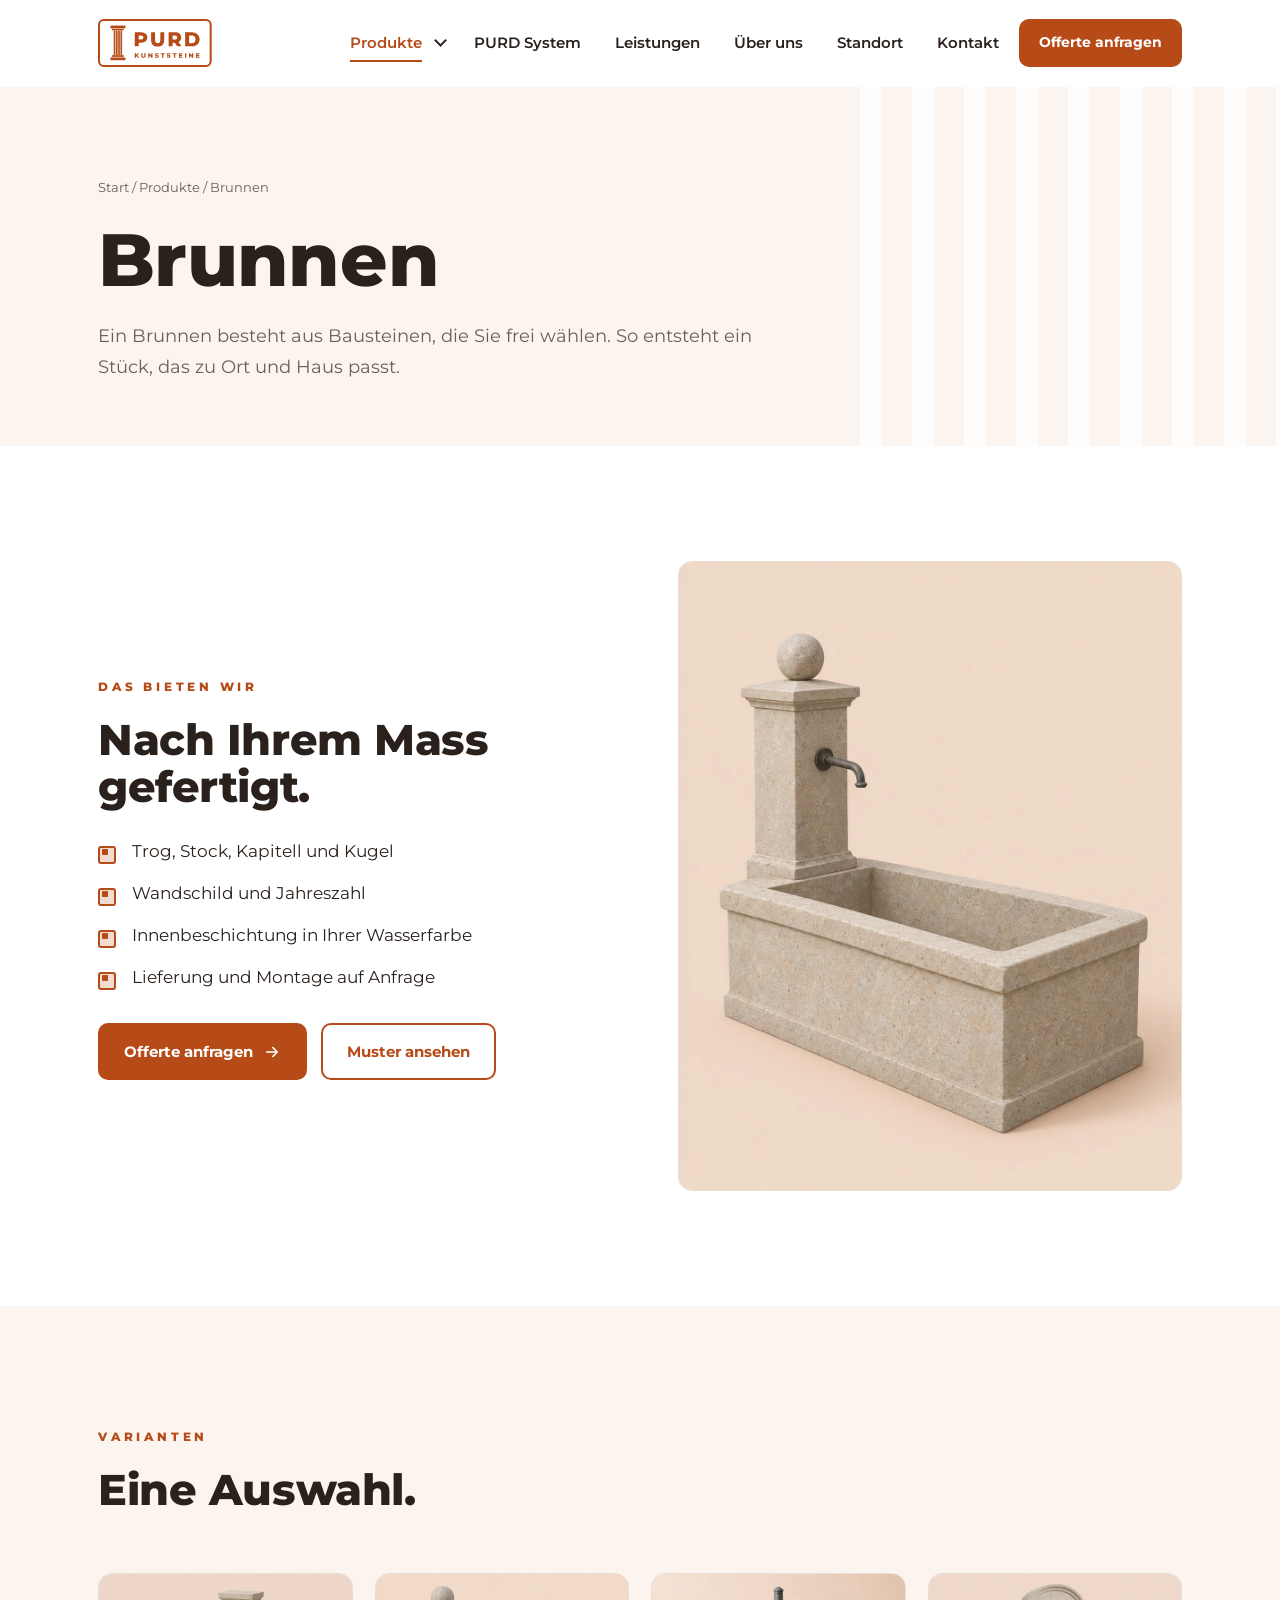
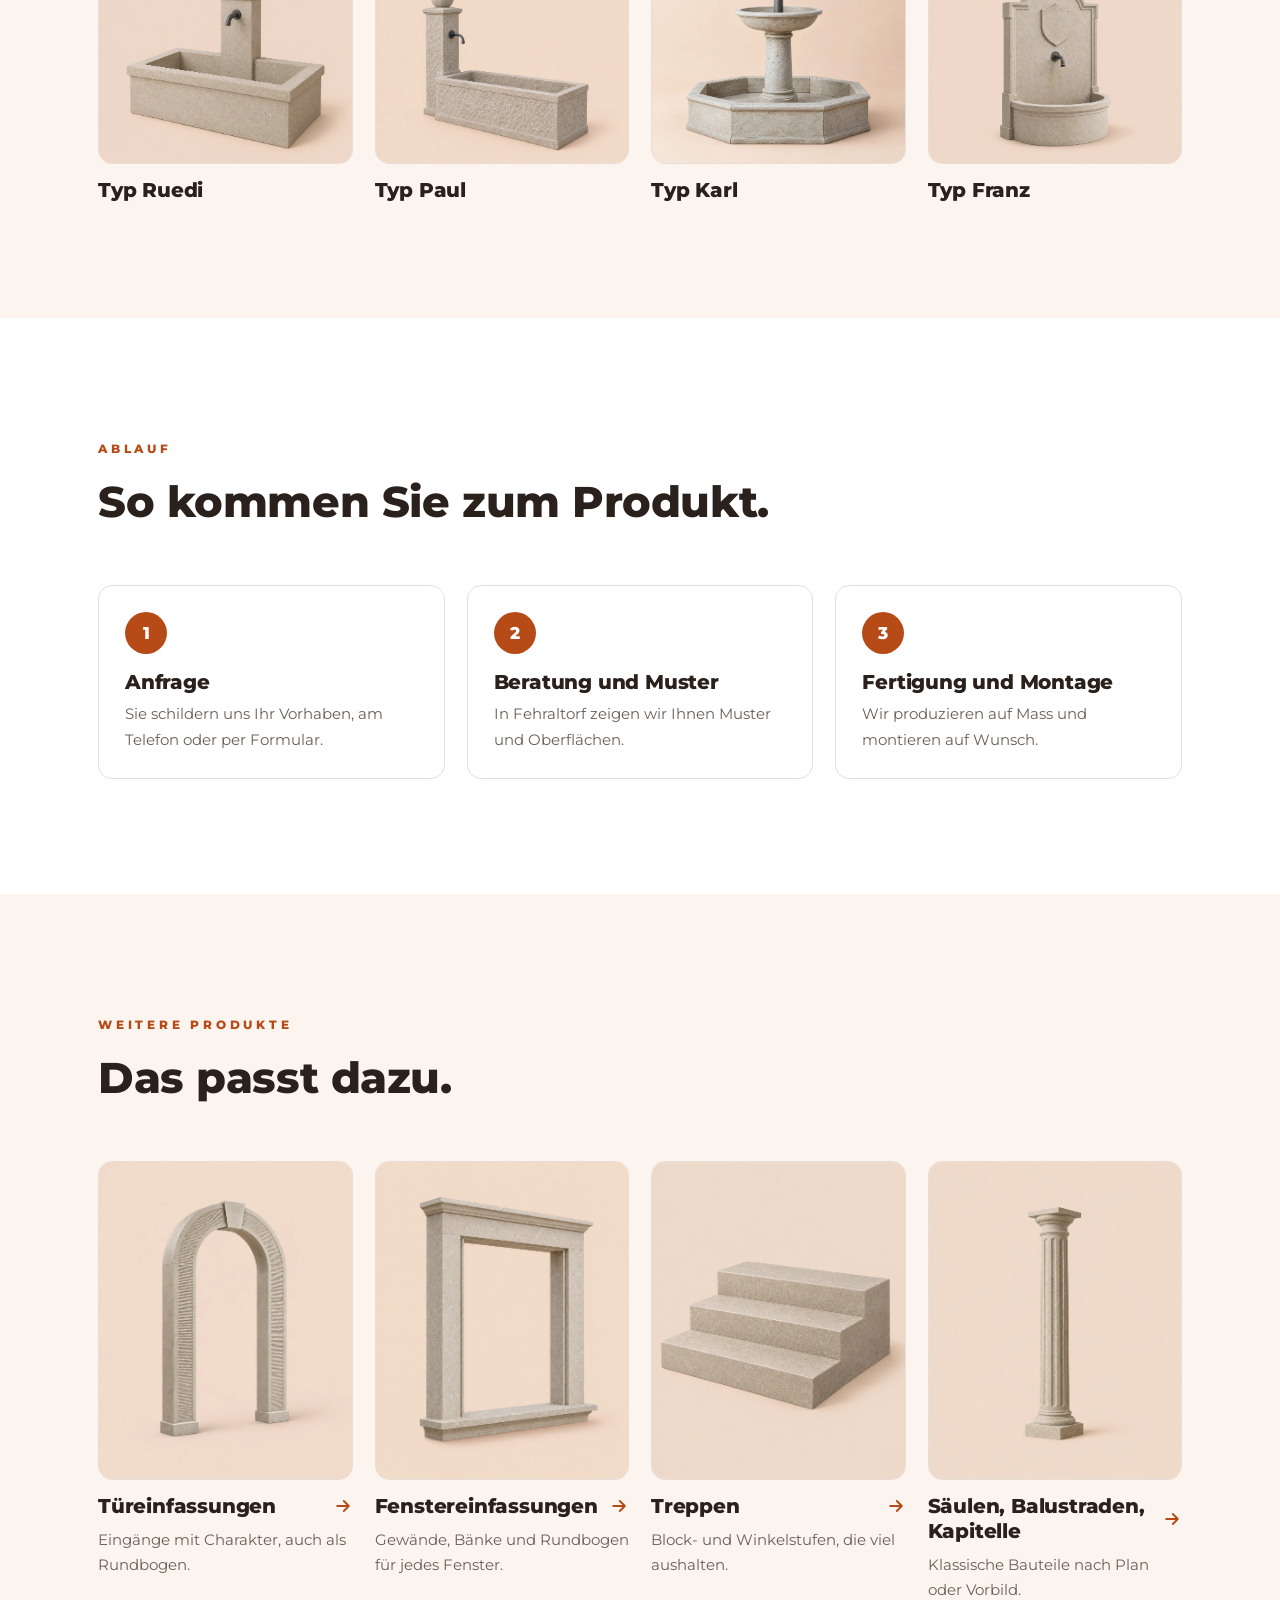
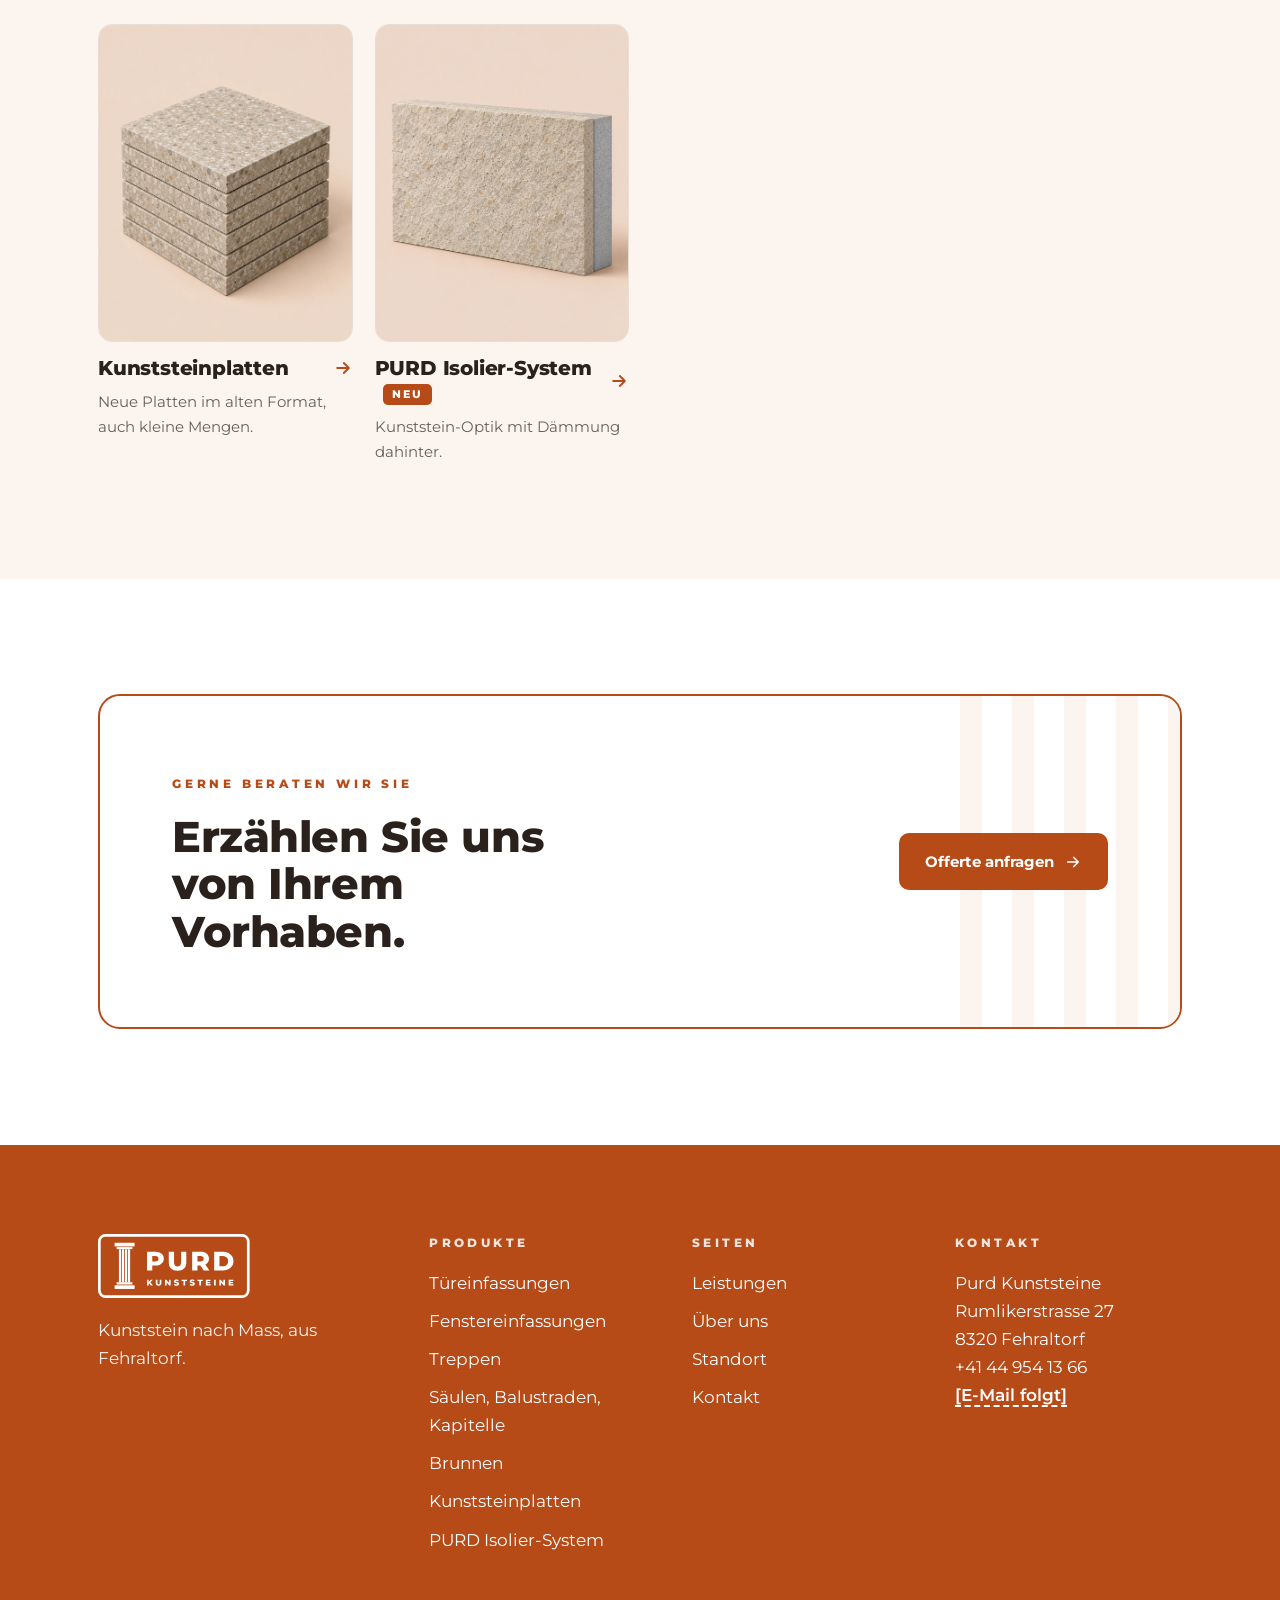
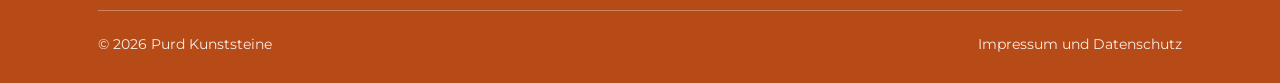
<file: produkt-brunnen.html>
<!doctype html>
<html lang="de-CH">
<head>
<meta name="robots" content="noindex, nofollow">
<meta charset="utf-8">
<meta name="viewport" content="width=device-width,initial-scale=1">
<title>Brunnen | Purd Kunststeine</title>
<meta name="description" content="Ein Brunnen besteht aus Bausteinen, die Sie frei wählen. So entsteht ein Stück, das zu Ort und Haus passt.">
<meta name="theme-color" content="#B64B17">
<link rel="icon" href="mark.svg" type="image/svg+xml">
<link rel="preconnect" href="https://fonts.googleapis.com"><link rel="preconnect" href="https://fonts.gstatic.com" crossorigin>
<link href="https://fonts.googleapis.com/css2?family=Montserrat:wght@400;500;600;700;800&display=swap" rel="stylesheet">
<link rel="stylesheet" href="style.css">
<script>document.documentElement.className='js'</script>
</head>
<body>
<a class="skip" href="#main">Zum Inhalt springen</a>
<header class="hd"><div class="wrap">
<a class="brand" href="index.html" aria-label="Purd Kunststeine, Startseite"><svg xmlns="http://www.w3.org/2000/svg" viewBox="42 38 1123 474" role="img" aria-label="Purd Kunststeine"><path stroke-width="20" fill="none" stroke="currentColor" d="M98 48H1109C1134.429 48 1155 68.5712 1155 94V456C1155 481.4288 1134.429 502 1109 502H98C72.5712 502 52 481.4288 52 456V94C52 68.5712 72.5712 48 98 48Z"/><path d="M165 103H313V130H165Z" fill="currentColor"/><path d="M180 135H297V150H180Z" fill="currentColor"/><path d="M180 395H297V412H180Z" fill="currentColor"/><path d="M165 418H313V445H165Z" fill="currentColor"/><path d="M197 152H213.25V395H197Z" fill="currentColor"/><path d="M219.25 152H235.5V395H219.25Z" fill="currentColor"/><path d="M241.5 152H257.75V395H241.5Z" fill="currentColor"/><path d="M263.75 152H280V395H263.75Z" fill="currentColor"/><path d="M405 308V170H468.09C480.7033 170 491.5767 172.0367 500.71 176.11 509.8433 180.1833 516.91 186.0667 521.91 193.76 526.9033 201.4467 529.4 210.5467 529.4 221.06 529.4 231.44 526.9033 240.4433 521.91 248.07 516.91 255.69 509.8433 261.57 500.71 265.71 491.5767 269.85 480.7033 271.92 468.09 271.92H444.03V308ZM444.03 241.17H465.72C473.8667 241.17 479.9467 239.3967 483.96 235.85 487.9667 232.2967 489.97 227.3667 489.97 221.06 489.97 214.62 487.9667 209.6267 483.96 206.08 479.9467 202.5267 473.8667 200.75 465.72 200.75H444.03ZM631.15 310.76C610.7767 310.76 594.8733 305.1733 583.44 294 572.0067 282.8333 566.29 266.9967 566.29 246.49V170H605.32V245.31C605.32 257.1367 607.6533 265.6133 612.32 270.74 616.9867 275.8667 623.3933 278.43 631.54 278.43 639.6867 278.43 646.06 275.8667 650.66 270.74 655.26 265.6133 657.56 257.1367 657.56 245.31V170H696.01V246.49C696.01 266.9967 690.2933 282.8333 678.86 294 667.42 305.1733 651.5167 310.76 631.15 310.76ZM739.6 308V170H801.31C821.4167 170 836.89 174.5667 847.73 183.7 858.5767 192.8333 864 205.2867 864 221.06 864 231.44 861.5033 240.3767 856.51 247.87 851.7767 255.0967 845.27 260.6833 836.99 264.63L866.76 308H824.96L799.93 271.33H778.64V308ZM778.64 241.17H800.32C808.4667 241.17 814.5467 239.3967 818.56 235.85 822.5667 232.2967 824.57 227.3667 824.57 221.06 824.57 214.62 822.5667 209.6267 818.56 206.08 814.5467 202.5267 808.4667 200.75 800.32 200.75H778.64ZM902.66 308V170H967.92C983.1667 170 996.57 172.8267 1008.13 178.48 1019.697 184.1267 1028.733 192.0767 1035.24 202.33 1041.747 212.5833 1045 224.8067 1045 239 1045 253.06 1041.747 265.25 1035.24 275.57 1028.733 285.89 1019.697 293.8733 1008.13 299.52 996.57 305.1733 983.1667 308 967.92 308ZM941.7 276.85H966.34C974.2267 276.85 981.0933 275.3733 986.94 272.42 992.7867 269.46 997.3533 265.12 1000.64 259.4 1003.927 253.6867 1005.57 246.8867 1005.57 239 1005.57 230.98 1003.927 224.1467 1000.64 218.5 997.3533 212.8467 992.7867 208.54 986.94 205.58 981.0933 202.6267 974.2267 201.15 966.34 201.15H941.7Z" fill="currentColor"/><path d="M405 420V376H417.32V394.29L434.35 376H448.06L430.08 395.49 449 420H434.54L421.97 404.03 417.32 409V420ZM490.77 420.88C484.27 420.88 479.2 419.1 475.56 415.54 471.9133 411.9733 470.09 406.9233 470.09 400.39V376H482.53V400.01C482.53 403.7833 483.2733 406.4867 484.76 408.12 486.2533 409.7533 488.2967 410.57 490.89 410.57 493.49 410.57 495.5233 409.7533 496.99 408.12 498.4567 406.4867 499.19 403.7833 499.19 400.01V376H511.45V400.39C511.45 406.9233 509.6267 411.9733 505.98 415.54 502.3333 419.1 497.2633 420.88 490.77 420.88ZM538.07 420V376H548.31L567.73 399.45V376H579.93V420H569.68L550.26 396.55V420ZM622.39 420.88C618.7833 420.88 615.3167 420.43 611.99 419.53 608.6567 418.63 605.9433 417.4667 603.85 416.04L607.93 406.86C609.9033 408.12 612.1767 409.1567 614.75 409.97 617.33 410.79 619.8967 411.2 622.45 411.2 624.17 411.2 625.5533 411.0433 626.6 410.73 627.6467 410.4167 628.41 409.9967 628.89 409.47 629.3767 408.95 629.62 408.3333 629.62 407.62 629.62 406.6133 629.1567 405.8167 628.23 405.23 627.31 404.6433 626.1167 404.16 624.65 403.78 623.1833 403.4067 621.56 403.03 619.78 402.65 618 402.2767 616.22 401.7967 614.44 401.21 612.66 400.6233 611.0367 399.8567 609.57 398.91 608.1033 397.97 606.9067 396.7333 605.98 395.2 605.06 393.6733 604.6 391.7367 604.6 389.39 604.6 386.75 605.3233 384.36 606.77 382.22 608.2167 380.0867 610.3833 378.37 613.27 377.07 616.1633 375.77 619.77 375.12 624.09 375.12 626.9767 375.12 629.8133 375.4433 632.6 376.09 635.3867 376.7433 637.87 377.6967 640.05 378.95L636.22 388.19C634.12 387.0633 632.0433 386.2167 629.99 385.65 627.9367 385.0833 625.9467 384.8 624.02 384.8 622.3067 384.8 620.9233 384.9767 619.87 385.33 618.8233 385.69 618.07 386.1633 617.61 386.75 617.15 387.3367 616.92 388.0067 616.92 388.76 616.92 389.7267 617.37 390.49 618.27 391.05 619.17 391.6167 620.3633 392.08 621.85 392.44 623.3433 392.7933 624.98 393.16 626.76 393.54 628.54 393.9133 630.32 394.3833 632.1 394.95 633.88 395.5167 635.5033 396.27 636.97 397.21 638.4367 398.1567 639.62 399.3933 640.52 400.92 641.42 402.4533 641.87 404.37 641.87 406.67 641.87 409.23 641.15 411.59 639.71 413.75 638.2633 415.9033 636.1033 417.63 633.23 418.93 630.3633 420.23 626.75 420.88 622.39 420.88ZM675.16 420V385.87H661.64V376H701.05V385.87H687.6V420ZM739.36 420.88C735.76 420.88 732.2933 420.43 728.96 419.53 725.6267 418.63 722.9133 417.4667 720.82 416.04L724.91 406.86C726.8767 408.12 729.15 409.1567 731.73 409.97 734.3033 410.79 736.87 411.2 739.43 411.2 741.1433 411.2 742.5233 411.0433 743.57 410.73 744.6233 410.4167 745.39 409.9967 745.87 409.47 746.35 408.95 746.59 408.3333 746.59 407.62 746.59 406.6133 746.13 405.8167 745.21 405.23 744.29 404.6433 743.0967 404.16 741.63 403.78 740.1633 403.4067 738.5367 403.03 736.75 402.65 734.97 402.2767 733.19 401.7967 731.41 401.21 729.63 400.6233 728.0067 399.8567 726.54 398.91 725.0733 397.97 723.88 396.7333 722.96 395.2 722.0333 393.6733 721.57 391.7367 721.57 389.39 721.57 386.75 722.2933 384.36 723.74 382.22 725.1867 380.0867 727.3567 378.37 730.25 377.07 733.1433 375.77 736.7467 375.12 741.06 375.12 743.9533 375.12 746.7933 375.4433 749.58 376.09 752.3667 376.7433 754.85 377.6967 757.03 378.95L753.19 388.19C751.0967 387.0633 749.0233 386.2167 746.97 385.65 744.9167 385.0833 742.9267 384.8 741 384.8 739.28 384.8 737.8967 384.9767 736.85 385.33 735.8033 385.69 735.05 386.1633 734.59 386.75 734.1233 387.3367 733.89 388.0067 733.89 388.76 733.89 389.7267 734.3433 390.49 735.25 391.05 736.15 391.6167 737.3433 392.08 738.83 392.44 740.3167 392.7933 741.95 393.16 743.73 393.54 745.51 393.9133 747.29 394.3833 749.07 394.95 750.8567 395.5167 752.4833 396.27 753.95 397.21 755.4167 398.1567 756.6 399.3933 757.5 400.92 758.4 402.4533 758.85 404.37 758.85 406.67 758.85 409.23 758.1267 411.59 756.68 413.75 755.2333 415.9033 753.0767 417.63 750.21 418.93 747.3367 420.23 743.72 420.88 739.36 420.88ZM792.13 420V385.87H778.62V376H818.03V385.87H804.58V420ZM840.87 420V376H875.38V385.62H853.19V393.03H872.74V402.34H853.19V410.38H876.2V420ZM901.31 420V376H913.76V420ZM940.82 420V376H951.06L970.48 399.45V376H982.68V420H972.43L953.01 396.55V420ZM1009.67 420V376H1044.18V385.62H1021.99V393.03H1041.54V402.34H1021.99V410.38H1045V420Z" fill="currentColor"/></svg></a>
<button class="burger" aria-label="Menü" aria-expanded="false" aria-controls="nav"><span></span><span></span><span></span></button>
<nav class="nav" id="nav" aria-label="Hauptnavigation"><div class="dd"><a class="l" href="produkte.html" aria-current="page">Produkte</a><button class="chev" aria-label="Produkte aufklappen" aria-expanded="false"></button><div class="dd-m"><a href="produkt-tuereinfassungen.html">Türeinfassungen</a><a href="produkt-fenstereinfassungen.html">Fenstereinfassungen</a><a href="produkt-treppen.html">Treppen</a><a href="produkt-saeulen.html">Säulen, Balustraden, Kapitelle</a><a href="produkt-brunnen.html">Brunnen</a><a href="produkt-platten.html">Kunststeinplatten</a><a href="purd.html">PURD Isolier-System</a><a class="all" href="produkte.html">Alle Produkte</a></div></div><a class="l" href="purd.html">PURD System</a><a class="l" href="leistungen.html">Leistungen</a><a class="l" href="ueber-uns.html">Über uns</a><a class="l" href="standort.html">Standort</a><a class="l" href="kontakt.html">Kontakt</a><a class="btn sm" href="kontakt.html">Offerte anfragen</a></nav>
</div></header>
<main id="main">
<div class="ph-hd"><div class="wrap">
<p class="crumb"><a href="index.html">Start</a> / <a href="produkte.html">Produkte</a> / Brunnen</p>
<h1 class="rv">Brunnen</h1>
<p class="lead rv" style="--d:1;margin-top:20px">Ein Brunnen besteht aus Bausteinen, die Sie frei wählen. So entsteht ein Stück, das zu Ort und Haus passt.</p>
</div></div>
<section><div class="wrap split">
<div class="rv l"><span class="eyebrow">Das bieten wir</span><h2>Nach Ihrem Mass gefertigt.</h2><ul class="list"><li>Trog, Stock, Kapitell und Kugel</li><li>Wandschild und Jahreszahl</li><li>Innenbeschichtung in Ihrer Wasserfarbe</li><li>Lieferung und Montage auf Anfrage</li></ul>
<div style="margin-top:32px;display:flex;gap:14px;flex-wrap:wrap"><a class="btn" href="kontakt.html">Offerte anfragen <svg viewBox="0 0 24 24" fill="none" stroke="currentColor" stroke-width="2.2" stroke-linecap="round" stroke-linejoin="round" aria-hidden="true"><path d="M5 12h14M13 6l6 6-6 6"/></svg></a><a class="btn ghost" href="standort.html">Muster ansehen</a></div></div>
<div class="rv r" style="--d:1"><div class="img r4x5" role="img" aria-label="Brunnen"><img src="bilder/produkt-brunnen.jpg" alt="" loading="lazy" onerror="this.remove()"><span>Hauptbild Brunnen</span></div></div>
</div></section>
<section class="tint"><div class="wrap">
<div class="sec-head rv"><span class="eyebrow">Varianten</span><h2>Eine Auswahl.</h2></div>
<div class="grid auto"><div class="tile rv" style="--d:0"><div class="img " role="img" aria-label="Typ Ruedi"><img src="bilder/produkt-brunnen-1.jpg" alt="" loading="lazy" onerror="this.remove()"><span>Bild folgt</span></div><h3><span>Typ Ruedi</span></h3></div><div class="tile rv" style="--d:1"><div class="img " role="img" aria-label="Typ Paul"><img src="bilder/produkt-brunnen-2.jpg" alt="" loading="lazy" onerror="this.remove()"><span>Bild folgt</span></div><h3><span>Typ Paul</span></h3></div><div class="tile rv" style="--d:2"><div class="img " role="img" aria-label="Typ Karl"><img src="bilder/produkt-brunnen-3.jpg" alt="" loading="lazy" onerror="this.remove()"><span>Bild folgt</span></div><h3><span>Typ Karl</span></h3></div><div class="tile rv" style="--d:3"><div class="img " role="img" aria-label="Typ Franz"><img src="bilder/produkt-brunnen-4.jpg" alt="" loading="lazy" onerror="this.remove()"><span>Bild folgt</span></div><h3><span>Typ Franz</span></h3></div></div>
</div></section>
<section class="rep"><div class="wrap"><div class="sec-head rv"><span class="eyebrow">Ablauf</span><h2>So kommen Sie zum Produkt.</h2></div><div class="steps">
<div class="step rv"><h3>Anfrage</h3><p>Sie schildern uns Ihr Vorhaben, am Telefon oder per Formular.</p></div>
<div class="step rv" style="--d:1"><h3>Beratung und Muster</h3><p>In Fehraltorf zeigen wir Ihnen Muster und Oberflächen.</p></div>
<div class="step rv" style="--d:2"><h3>Fertigung und Montage</h3><p>Wir produzieren auf Mass und montieren auf Wunsch.</p></div>
</div></div></section>
<section class="tint rep"><div class="wrap"><div class="sec-head rv"><span class="eyebrow">Weitere Produkte</span><h2>Das passt dazu.</h2></div>
<div class="grid g4"><a style="--d:0" class="tile rv pt" href="produkt-tuereinfassungen.html"><div class="img " role="img" aria-label="Türeinfassungen"><img src="bilder/produkt-tuereinfassungen.jpg" alt="" loading="lazy" onerror="this.remove()"><span>Bild folgt</span></div><h3><span>Türeinfassungen</span><svg viewBox="0 0 24 24" fill="none" stroke="currentColor" stroke-width="2.2" stroke-linecap="round" stroke-linejoin="round" aria-hidden="true"><path d="M5 12h14M13 6l6 6-6 6"/></svg></h3><p>Eingänge mit Charakter, auch als Rundbogen.</p></a><a style="--d:1" class="tile rv pt" href="produkt-fenstereinfassungen.html"><div class="img " role="img" aria-label="Fenstereinfassungen"><img src="bilder/produkt-fenstereinfassungen.jpg" alt="" loading="lazy" onerror="this.remove()"><span>Bild folgt</span></div><h3><span>Fenstereinfassungen</span><svg viewBox="0 0 24 24" fill="none" stroke="currentColor" stroke-width="2.2" stroke-linecap="round" stroke-linejoin="round" aria-hidden="true"><path d="M5 12h14M13 6l6 6-6 6"/></svg></h3><p>Gewände, Bänke und Rundbogen für jedes Fenster.</p></a><a style="--d:2" class="tile rv pt" href="produkt-treppen.html"><div class="img " role="img" aria-label="Treppen"><img src="bilder/produkt-treppen.jpg" alt="" loading="lazy" onerror="this.remove()"><span>Bild folgt</span></div><h3><span>Treppen</span><svg viewBox="0 0 24 24" fill="none" stroke="currentColor" stroke-width="2.2" stroke-linecap="round" stroke-linejoin="round" aria-hidden="true"><path d="M5 12h14M13 6l6 6-6 6"/></svg></h3><p>Block- und Winkelstufen, die viel aushalten.</p></a><a style="--d:3" class="tile rv pt" href="produkt-saeulen.html"><div class="img " role="img" aria-label="Säulen, Balustraden, Kapitelle"><img src="bilder/produkt-saeulen.jpg" alt="" loading="lazy" onerror="this.remove()"><span>Bild folgt</span></div><h3><span>Säulen, Balustraden, Kapitelle</span><svg viewBox="0 0 24 24" fill="none" stroke="currentColor" stroke-width="2.2" stroke-linecap="round" stroke-linejoin="round" aria-hidden="true"><path d="M5 12h14M13 6l6 6-6 6"/></svg></h3><p>Klassische Bauteile nach Plan oder Vorbild.</p></a><a style="--d:1" class="tile rv pt" href="produkt-platten.html"><div class="img " role="img" aria-label="Kunststeinplatten"><img src="bilder/produkt-platten.jpg" alt="" loading="lazy" onerror="this.remove()"><span>Bild folgt</span></div><h3><span>Kunststeinplatten</span><svg viewBox="0 0 24 24" fill="none" stroke="currentColor" stroke-width="2.2" stroke-linecap="round" stroke-linejoin="round" aria-hidden="true"><path d="M5 12h14M13 6l6 6-6 6"/></svg></h3><p>Neue Platten im alten Format, auch kleine Mengen.</p></a><a class="tile rv pt" href="purd.html"><div class="img " role="img" aria-label="PURD Isolier-System"><img src="bilder/produkt-purd.jpg" alt="" loading="lazy" onerror="this.remove()"><span>Bild folgt</span></div><h3><span>PURD Isolier-System<span class="badge">Neu</span></span><svg viewBox="0 0 24 24" fill="none" stroke="currentColor" stroke-width="2.2" stroke-linecap="round" stroke-linejoin="round" aria-hidden="true"><path d="M5 12h14M13 6l6 6-6 6"/></svg></h3><p>Kunststein-Optik mit Dämmung dahinter.</p></a></div></div></section>
<section class="rep"><div class="wrap"><div class="cta rv">
<div><span class="eyebrow">Gerne beraten wir Sie</span><h2>Erzählen Sie uns von Ihrem Vorhaben.</h2></div>
<a class="btn" href="kontakt.html">Offerte anfragen <svg viewBox="0 0 24 24" fill="none" stroke="currentColor" stroke-width="2.2" stroke-linecap="round" stroke-linejoin="round" aria-hidden="true"><path d="M5 12h14M13 6l6 6-6 6"/></svg></a>
</div></div></section>

</main>
<footer class="ft"><div class="wrap">
<div class="top">
<div class="logo"><svg xmlns="http://www.w3.org/2000/svg" viewBox="42 38 1123 474" role="img" aria-label="Purd Kunststeine"><path stroke-width="20" fill="none" stroke="currentColor" d="M98 48H1109C1134.429 48 1155 68.5712 1155 94V456C1155 481.4288 1134.429 502 1109 502H98C72.5712 502 52 481.4288 52 456V94C52 68.5712 72.5712 48 98 48Z"/><path d="M165 103H313V130H165Z" fill="currentColor"/><path d="M180 135H297V150H180Z" fill="currentColor"/><path d="M180 395H297V412H180Z" fill="currentColor"/><path d="M165 418H313V445H165Z" fill="currentColor"/><path d="M197 152H213.25V395H197Z" fill="currentColor"/><path d="M219.25 152H235.5V395H219.25Z" fill="currentColor"/><path d="M241.5 152H257.75V395H241.5Z" fill="currentColor"/><path d="M263.75 152H280V395H263.75Z" fill="currentColor"/><path d="M405 308V170H468.09C480.7033 170 491.5767 172.0367 500.71 176.11 509.8433 180.1833 516.91 186.0667 521.91 193.76 526.9033 201.4467 529.4 210.5467 529.4 221.06 529.4 231.44 526.9033 240.4433 521.91 248.07 516.91 255.69 509.8433 261.57 500.71 265.71 491.5767 269.85 480.7033 271.92 468.09 271.92H444.03V308ZM444.03 241.17H465.72C473.8667 241.17 479.9467 239.3967 483.96 235.85 487.9667 232.2967 489.97 227.3667 489.97 221.06 489.97 214.62 487.9667 209.6267 483.96 206.08 479.9467 202.5267 473.8667 200.75 465.72 200.75H444.03ZM631.15 310.76C610.7767 310.76 594.8733 305.1733 583.44 294 572.0067 282.8333 566.29 266.9967 566.29 246.49V170H605.32V245.31C605.32 257.1367 607.6533 265.6133 612.32 270.74 616.9867 275.8667 623.3933 278.43 631.54 278.43 639.6867 278.43 646.06 275.8667 650.66 270.74 655.26 265.6133 657.56 257.1367 657.56 245.31V170H696.01V246.49C696.01 266.9967 690.2933 282.8333 678.86 294 667.42 305.1733 651.5167 310.76 631.15 310.76ZM739.6 308V170H801.31C821.4167 170 836.89 174.5667 847.73 183.7 858.5767 192.8333 864 205.2867 864 221.06 864 231.44 861.5033 240.3767 856.51 247.87 851.7767 255.0967 845.27 260.6833 836.99 264.63L866.76 308H824.96L799.93 271.33H778.64V308ZM778.64 241.17H800.32C808.4667 241.17 814.5467 239.3967 818.56 235.85 822.5667 232.2967 824.57 227.3667 824.57 221.06 824.57 214.62 822.5667 209.6267 818.56 206.08 814.5467 202.5267 808.4667 200.75 800.32 200.75H778.64ZM902.66 308V170H967.92C983.1667 170 996.57 172.8267 1008.13 178.48 1019.697 184.1267 1028.733 192.0767 1035.24 202.33 1041.747 212.5833 1045 224.8067 1045 239 1045 253.06 1041.747 265.25 1035.24 275.57 1028.733 285.89 1019.697 293.8733 1008.13 299.52 996.57 305.1733 983.1667 308 967.92 308ZM941.7 276.85H966.34C974.2267 276.85 981.0933 275.3733 986.94 272.42 992.7867 269.46 997.3533 265.12 1000.64 259.4 1003.927 253.6867 1005.57 246.8867 1005.57 239 1005.57 230.98 1003.927 224.1467 1000.64 218.5 997.3533 212.8467 992.7867 208.54 986.94 205.58 981.0933 202.6267 974.2267 201.15 966.34 201.15H941.7Z" fill="currentColor"/><path d="M405 420V376H417.32V394.29L434.35 376H448.06L430.08 395.49 449 420H434.54L421.97 404.03 417.32 409V420ZM490.77 420.88C484.27 420.88 479.2 419.1 475.56 415.54 471.9133 411.9733 470.09 406.9233 470.09 400.39V376H482.53V400.01C482.53 403.7833 483.2733 406.4867 484.76 408.12 486.2533 409.7533 488.2967 410.57 490.89 410.57 493.49 410.57 495.5233 409.7533 496.99 408.12 498.4567 406.4867 499.19 403.7833 499.19 400.01V376H511.45V400.39C511.45 406.9233 509.6267 411.9733 505.98 415.54 502.3333 419.1 497.2633 420.88 490.77 420.88ZM538.07 420V376H548.31L567.73 399.45V376H579.93V420H569.68L550.26 396.55V420ZM622.39 420.88C618.7833 420.88 615.3167 420.43 611.99 419.53 608.6567 418.63 605.9433 417.4667 603.85 416.04L607.93 406.86C609.9033 408.12 612.1767 409.1567 614.75 409.97 617.33 410.79 619.8967 411.2 622.45 411.2 624.17 411.2 625.5533 411.0433 626.6 410.73 627.6467 410.4167 628.41 409.9967 628.89 409.47 629.3767 408.95 629.62 408.3333 629.62 407.62 629.62 406.6133 629.1567 405.8167 628.23 405.23 627.31 404.6433 626.1167 404.16 624.65 403.78 623.1833 403.4067 621.56 403.03 619.78 402.65 618 402.2767 616.22 401.7967 614.44 401.21 612.66 400.6233 611.0367 399.8567 609.57 398.91 608.1033 397.97 606.9067 396.7333 605.98 395.2 605.06 393.6733 604.6 391.7367 604.6 389.39 604.6 386.75 605.3233 384.36 606.77 382.22 608.2167 380.0867 610.3833 378.37 613.27 377.07 616.1633 375.77 619.77 375.12 624.09 375.12 626.9767 375.12 629.8133 375.4433 632.6 376.09 635.3867 376.7433 637.87 377.6967 640.05 378.95L636.22 388.19C634.12 387.0633 632.0433 386.2167 629.99 385.65 627.9367 385.0833 625.9467 384.8 624.02 384.8 622.3067 384.8 620.9233 384.9767 619.87 385.33 618.8233 385.69 618.07 386.1633 617.61 386.75 617.15 387.3367 616.92 388.0067 616.92 388.76 616.92 389.7267 617.37 390.49 618.27 391.05 619.17 391.6167 620.3633 392.08 621.85 392.44 623.3433 392.7933 624.98 393.16 626.76 393.54 628.54 393.9133 630.32 394.3833 632.1 394.95 633.88 395.5167 635.5033 396.27 636.97 397.21 638.4367 398.1567 639.62 399.3933 640.52 400.92 641.42 402.4533 641.87 404.37 641.87 406.67 641.87 409.23 641.15 411.59 639.71 413.75 638.2633 415.9033 636.1033 417.63 633.23 418.93 630.3633 420.23 626.75 420.88 622.39 420.88ZM675.16 420V385.87H661.64V376H701.05V385.87H687.6V420ZM739.36 420.88C735.76 420.88 732.2933 420.43 728.96 419.53 725.6267 418.63 722.9133 417.4667 720.82 416.04L724.91 406.86C726.8767 408.12 729.15 409.1567 731.73 409.97 734.3033 410.79 736.87 411.2 739.43 411.2 741.1433 411.2 742.5233 411.0433 743.57 410.73 744.6233 410.4167 745.39 409.9967 745.87 409.47 746.35 408.95 746.59 408.3333 746.59 407.62 746.59 406.6133 746.13 405.8167 745.21 405.23 744.29 404.6433 743.0967 404.16 741.63 403.78 740.1633 403.4067 738.5367 403.03 736.75 402.65 734.97 402.2767 733.19 401.7967 731.41 401.21 729.63 400.6233 728.0067 399.8567 726.54 398.91 725.0733 397.97 723.88 396.7333 722.96 395.2 722.0333 393.6733 721.57 391.7367 721.57 389.39 721.57 386.75 722.2933 384.36 723.74 382.22 725.1867 380.0867 727.3567 378.37 730.25 377.07 733.1433 375.77 736.7467 375.12 741.06 375.12 743.9533 375.12 746.7933 375.4433 749.58 376.09 752.3667 376.7433 754.85 377.6967 757.03 378.95L753.19 388.19C751.0967 387.0633 749.0233 386.2167 746.97 385.65 744.9167 385.0833 742.9267 384.8 741 384.8 739.28 384.8 737.8967 384.9767 736.85 385.33 735.8033 385.69 735.05 386.1633 734.59 386.75 734.1233 387.3367 733.89 388.0067 733.89 388.76 733.89 389.7267 734.3433 390.49 735.25 391.05 736.15 391.6167 737.3433 392.08 738.83 392.44 740.3167 392.7933 741.95 393.16 743.73 393.54 745.51 393.9133 747.29 394.3833 749.07 394.95 750.8567 395.5167 752.4833 396.27 753.95 397.21 755.4167 398.1567 756.6 399.3933 757.5 400.92 758.4 402.4533 758.85 404.37 758.85 406.67 758.85 409.23 758.1267 411.59 756.68 413.75 755.2333 415.9033 753.0767 417.63 750.21 418.93 747.3367 420.23 743.72 420.88 739.36 420.88ZM792.13 420V385.87H778.62V376H818.03V385.87H804.58V420ZM840.87 420V376H875.38V385.62H853.19V393.03H872.74V402.34H853.19V410.38H876.2V420ZM901.31 420V376H913.76V420ZM940.82 420V376H951.06L970.48 399.45V376H982.68V420H972.43L953.01 396.55V420ZM1009.67 420V376H1044.18V385.62H1021.99V393.03H1041.54V402.34H1021.99V410.38H1045V420Z" fill="currentColor"/></svg><p style="margin-top:18px;max-width:30ch;opacity:.92">Kunststein nach Mass, aus Fehraltorf.</p></div>
<div><h4>Produkte</h4><ul><li><a href="produkt-tuereinfassungen.html">Türeinfassungen</a></li><li><a href="produkt-fenstereinfassungen.html">Fenstereinfassungen</a></li><li><a href="produkt-treppen.html">Treppen</a></li><li><a href="produkt-saeulen.html">Säulen, Balustraden, Kapitelle</a></li><li><a href="produkt-brunnen.html">Brunnen</a></li><li><a href="produkt-platten.html">Kunststeinplatten</a></li><li><a href="purd.html">PURD Isolier-System</a></li></ul></div>
<div><h4>Seiten</h4><ul><li><a href="leistungen.html">Leistungen</a></li><li><a href="ueber-uns.html">Über uns</a></li><li><a href="standort.html">Standort</a></li><li><a href="kontakt.html">Kontakt</a></li></ul></div>
<div><h4>Kontakt</h4><p>Purd Kunststeine<br>Rumlikerstrasse 27<br>8320 Fehraltorf<br><a href="tel:+41449541366">+41 44 954 13 66</a><br><span class="ph">[E-Mail folgt]</span></p></div>
</div>
<div class="bot"><span>© <span id="yr">2026</span> Purd Kunststeine</span><span><a href="impressum.html">Impressum und Datenschutz</a></span></div>
</div></footer>
<script src="main.js"></script>
</body>
</html>
</file>
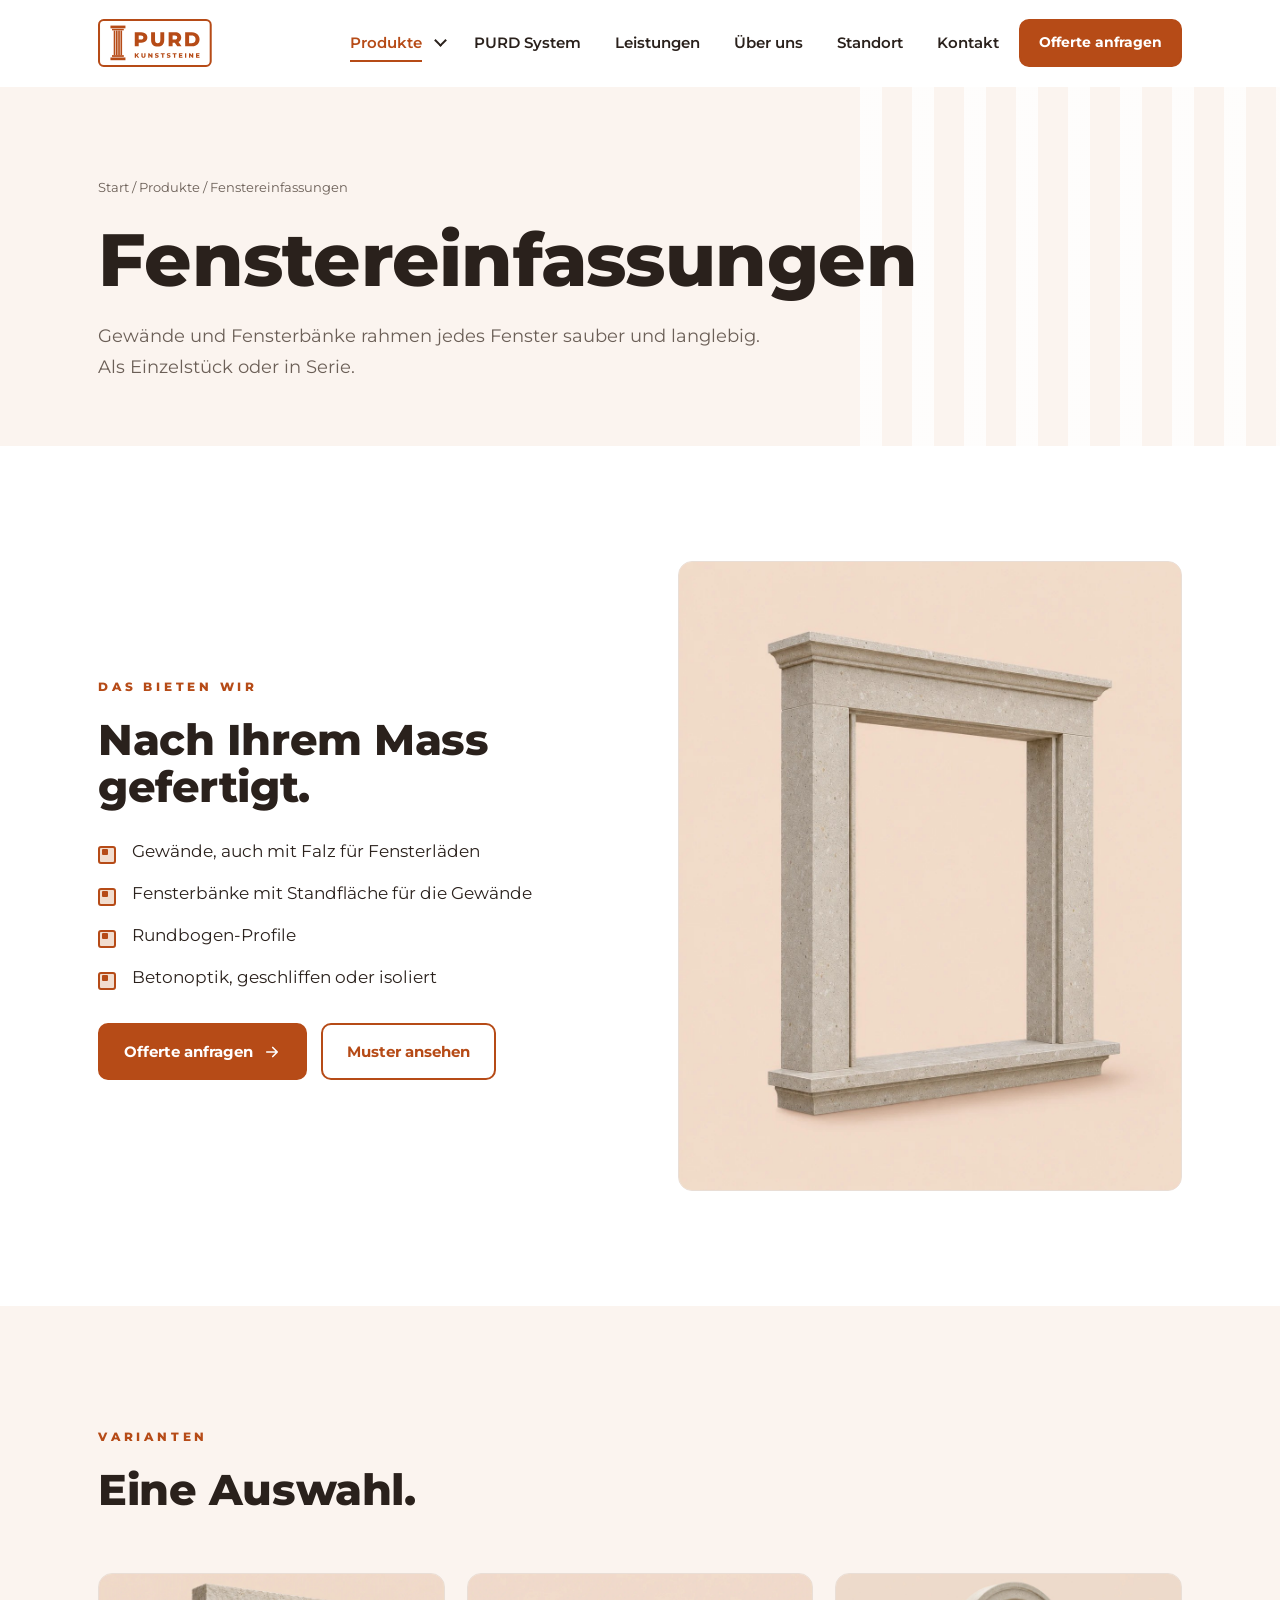
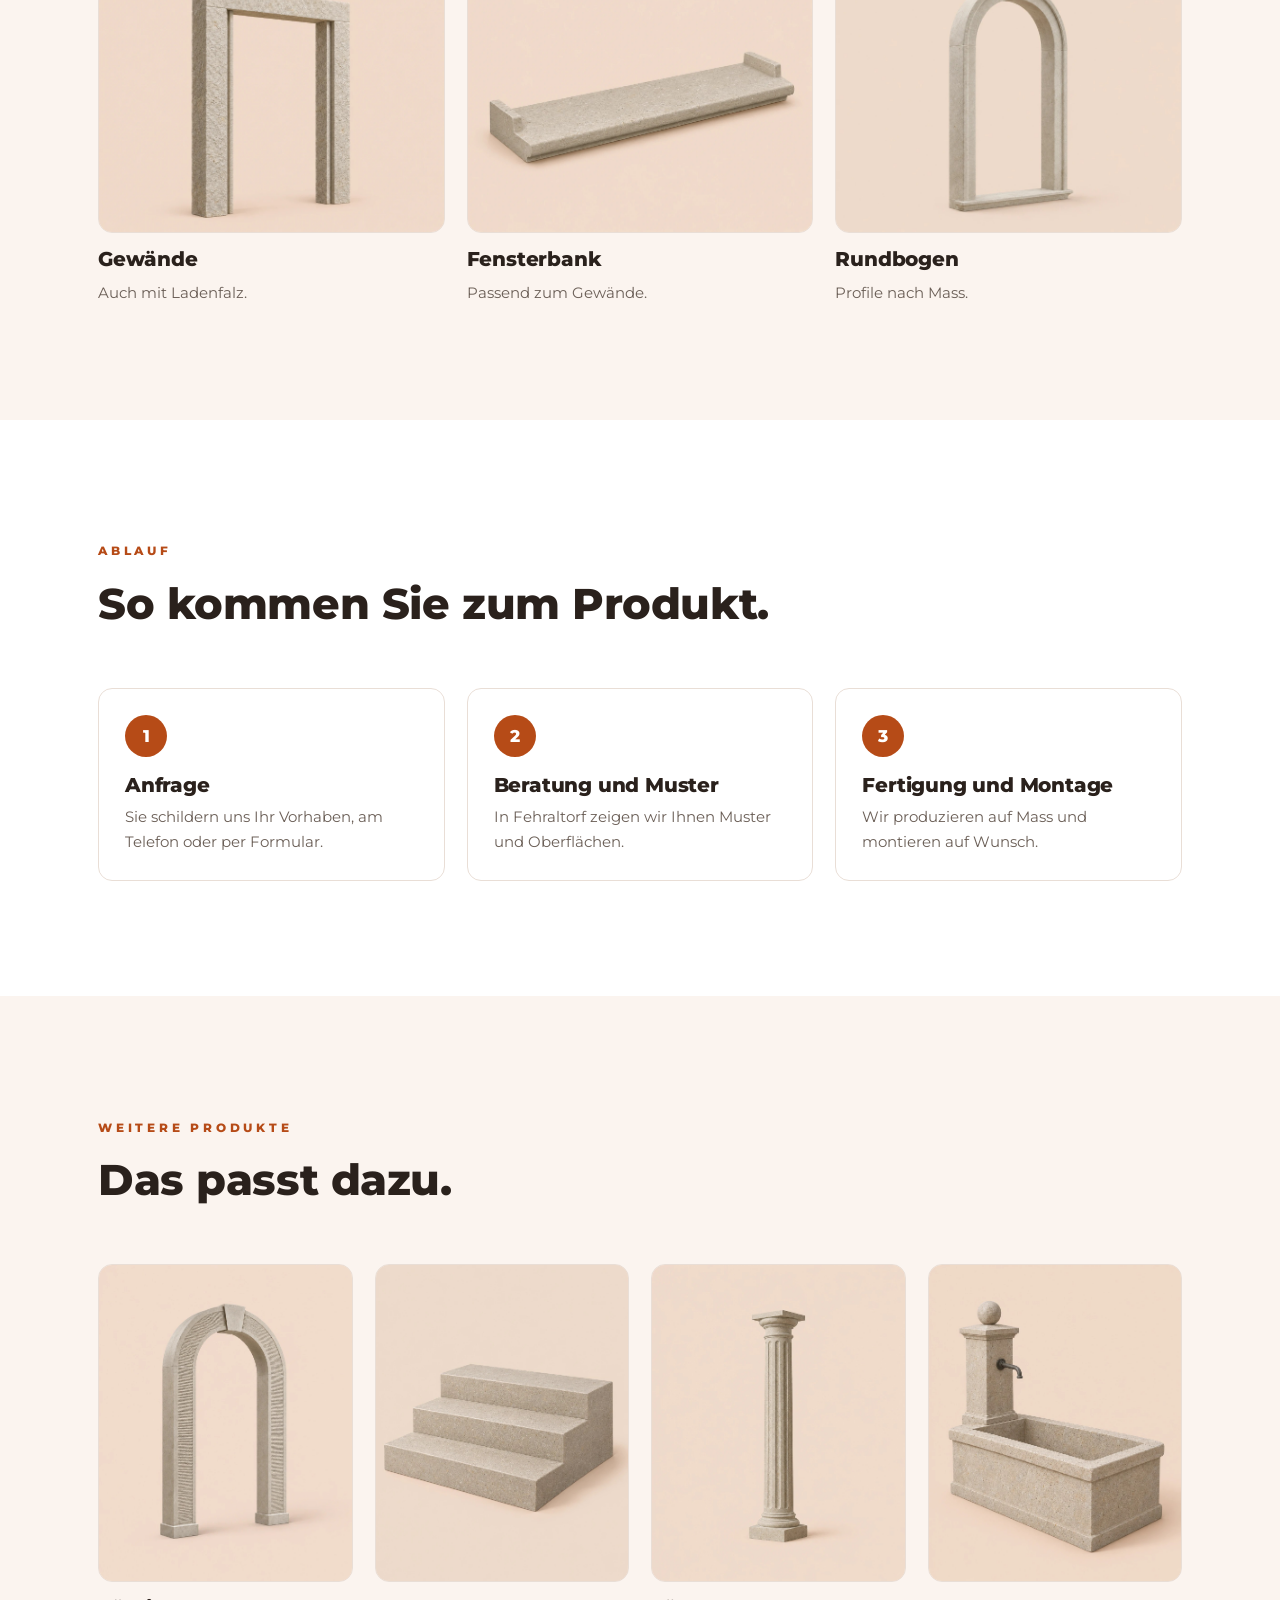
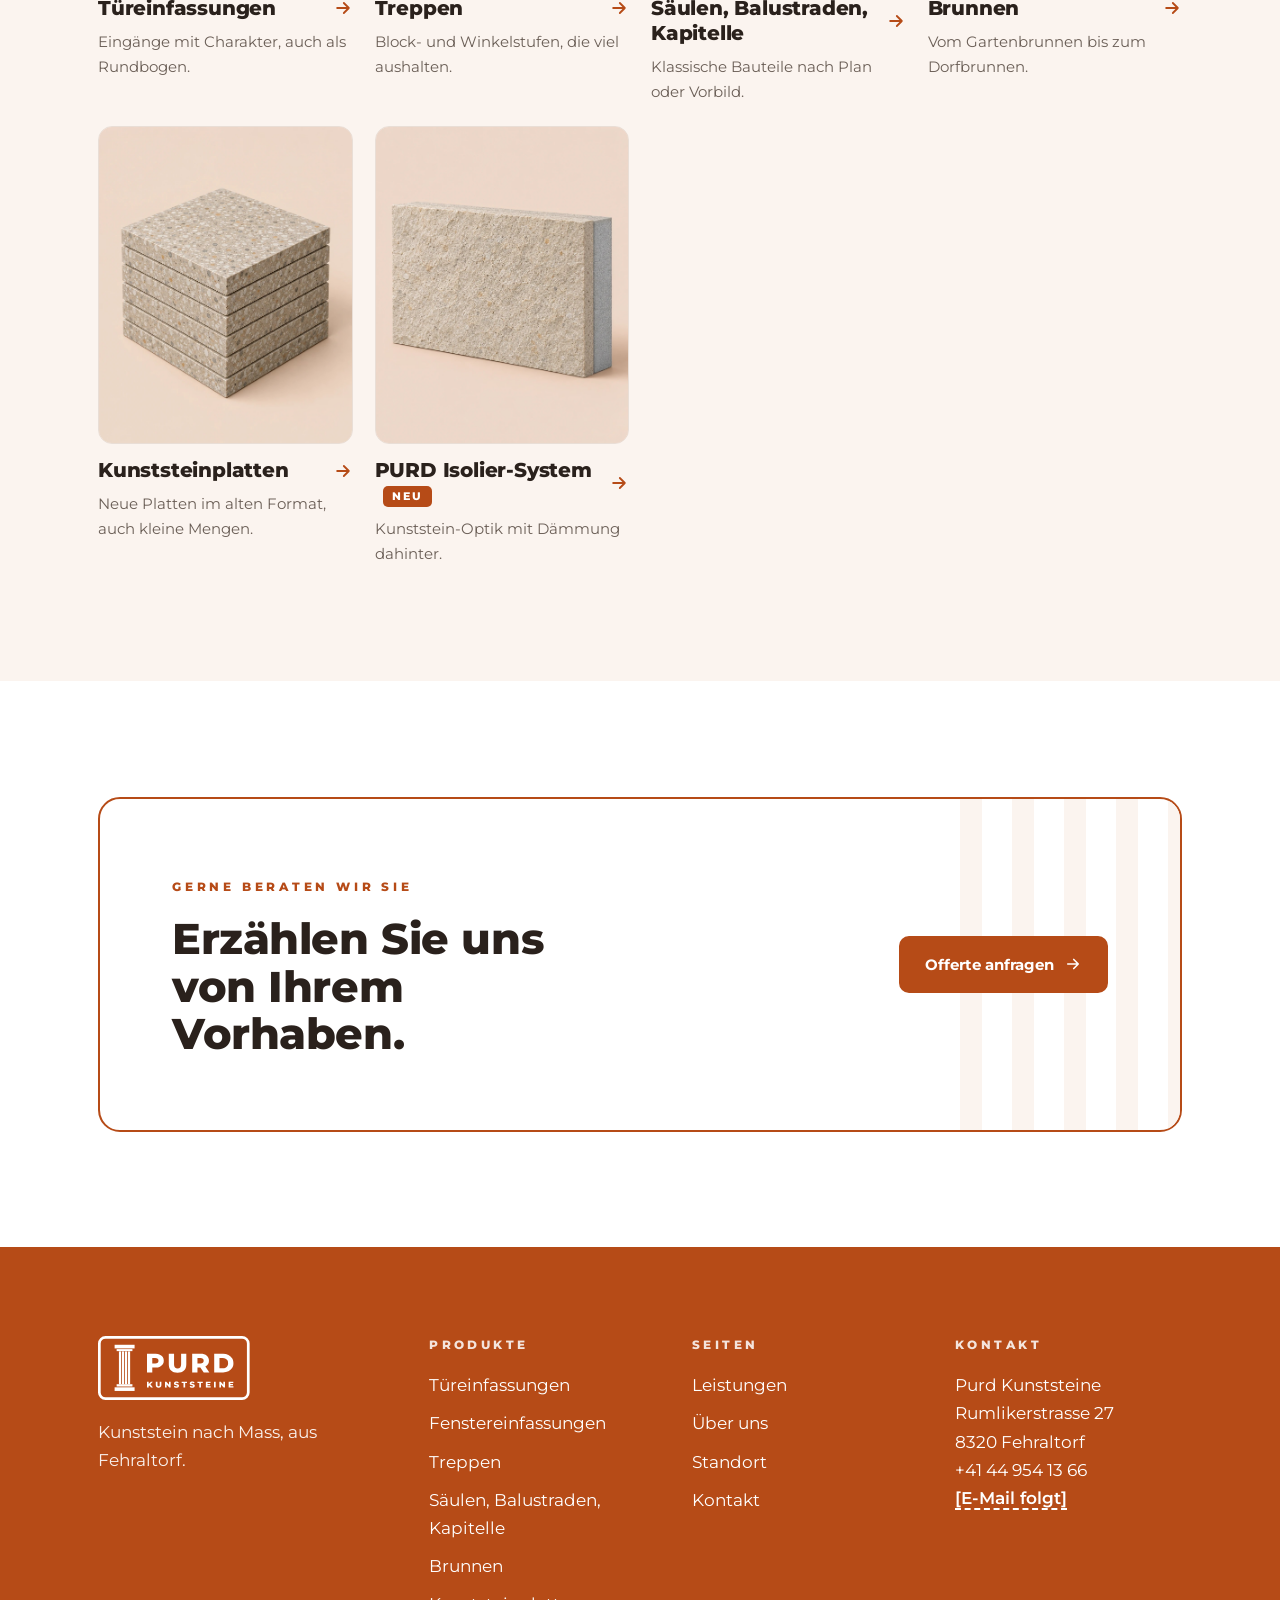
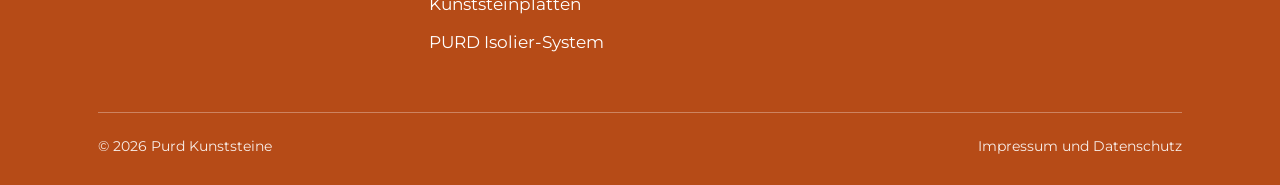
<file: produkt-fenstereinfassungen.html>
<!doctype html>
<html lang="de-CH">
<head>
<meta name="robots" content="noindex, nofollow">
<meta charset="utf-8">
<meta name="viewport" content="width=device-width,initial-scale=1">
<title>Fenstereinfassungen | Purd Kunststeine</title>
<meta name="description" content="Gewände und Fensterbänke rahmen jedes Fenster sauber und langlebig. Als Einzelstück oder in Serie.">
<meta name="theme-color" content="#B64B17">
<link rel="icon" href="mark.svg" type="image/svg+xml">
<link rel="preconnect" href="https://fonts.googleapis.com"><link rel="preconnect" href="https://fonts.gstatic.com" crossorigin>
<link href="https://fonts.googleapis.com/css2?family=Montserrat:wght@400;500;600;700;800&display=swap" rel="stylesheet">
<link rel="stylesheet" href="style.css">
<script>document.documentElement.className='js'</script>
</head>
<body>
<a class="skip" href="#main">Zum Inhalt springen</a>
<header class="hd"><div class="wrap">
<a class="brand" href="index.html" aria-label="Purd Kunststeine, Startseite"><svg xmlns="http://www.w3.org/2000/svg" viewBox="42 38 1123 474" role="img" aria-label="Purd Kunststeine"><path stroke-width="20" fill="none" stroke="currentColor" d="M98 48H1109C1134.429 48 1155 68.5712 1155 94V456C1155 481.4288 1134.429 502 1109 502H98C72.5712 502 52 481.4288 52 456V94C52 68.5712 72.5712 48 98 48Z"/><path d="M165 103H313V130H165Z" fill="currentColor"/><path d="M180 135H297V150H180Z" fill="currentColor"/><path d="M180 395H297V412H180Z" fill="currentColor"/><path d="M165 418H313V445H165Z" fill="currentColor"/><path d="M197 152H213.25V395H197Z" fill="currentColor"/><path d="M219.25 152H235.5V395H219.25Z" fill="currentColor"/><path d="M241.5 152H257.75V395H241.5Z" fill="currentColor"/><path d="M263.75 152H280V395H263.75Z" fill="currentColor"/><path d="M405 308V170H468.09C480.7033 170 491.5767 172.0367 500.71 176.11 509.8433 180.1833 516.91 186.0667 521.91 193.76 526.9033 201.4467 529.4 210.5467 529.4 221.06 529.4 231.44 526.9033 240.4433 521.91 248.07 516.91 255.69 509.8433 261.57 500.71 265.71 491.5767 269.85 480.7033 271.92 468.09 271.92H444.03V308ZM444.03 241.17H465.72C473.8667 241.17 479.9467 239.3967 483.96 235.85 487.9667 232.2967 489.97 227.3667 489.97 221.06 489.97 214.62 487.9667 209.6267 483.96 206.08 479.9467 202.5267 473.8667 200.75 465.72 200.75H444.03ZM631.15 310.76C610.7767 310.76 594.8733 305.1733 583.44 294 572.0067 282.8333 566.29 266.9967 566.29 246.49V170H605.32V245.31C605.32 257.1367 607.6533 265.6133 612.32 270.74 616.9867 275.8667 623.3933 278.43 631.54 278.43 639.6867 278.43 646.06 275.8667 650.66 270.74 655.26 265.6133 657.56 257.1367 657.56 245.31V170H696.01V246.49C696.01 266.9967 690.2933 282.8333 678.86 294 667.42 305.1733 651.5167 310.76 631.15 310.76ZM739.6 308V170H801.31C821.4167 170 836.89 174.5667 847.73 183.7 858.5767 192.8333 864 205.2867 864 221.06 864 231.44 861.5033 240.3767 856.51 247.87 851.7767 255.0967 845.27 260.6833 836.99 264.63L866.76 308H824.96L799.93 271.33H778.64V308ZM778.64 241.17H800.32C808.4667 241.17 814.5467 239.3967 818.56 235.85 822.5667 232.2967 824.57 227.3667 824.57 221.06 824.57 214.62 822.5667 209.6267 818.56 206.08 814.5467 202.5267 808.4667 200.75 800.32 200.75H778.64ZM902.66 308V170H967.92C983.1667 170 996.57 172.8267 1008.13 178.48 1019.697 184.1267 1028.733 192.0767 1035.24 202.33 1041.747 212.5833 1045 224.8067 1045 239 1045 253.06 1041.747 265.25 1035.24 275.57 1028.733 285.89 1019.697 293.8733 1008.13 299.52 996.57 305.1733 983.1667 308 967.92 308ZM941.7 276.85H966.34C974.2267 276.85 981.0933 275.3733 986.94 272.42 992.7867 269.46 997.3533 265.12 1000.64 259.4 1003.927 253.6867 1005.57 246.8867 1005.57 239 1005.57 230.98 1003.927 224.1467 1000.64 218.5 997.3533 212.8467 992.7867 208.54 986.94 205.58 981.0933 202.6267 974.2267 201.15 966.34 201.15H941.7Z" fill="currentColor"/><path d="M405 420V376H417.32V394.29L434.35 376H448.06L430.08 395.49 449 420H434.54L421.97 404.03 417.32 409V420ZM490.77 420.88C484.27 420.88 479.2 419.1 475.56 415.54 471.9133 411.9733 470.09 406.9233 470.09 400.39V376H482.53V400.01C482.53 403.7833 483.2733 406.4867 484.76 408.12 486.2533 409.7533 488.2967 410.57 490.89 410.57 493.49 410.57 495.5233 409.7533 496.99 408.12 498.4567 406.4867 499.19 403.7833 499.19 400.01V376H511.45V400.39C511.45 406.9233 509.6267 411.9733 505.98 415.54 502.3333 419.1 497.2633 420.88 490.77 420.88ZM538.07 420V376H548.31L567.73 399.45V376H579.93V420H569.68L550.26 396.55V420ZM622.39 420.88C618.7833 420.88 615.3167 420.43 611.99 419.53 608.6567 418.63 605.9433 417.4667 603.85 416.04L607.93 406.86C609.9033 408.12 612.1767 409.1567 614.75 409.97 617.33 410.79 619.8967 411.2 622.45 411.2 624.17 411.2 625.5533 411.0433 626.6 410.73 627.6467 410.4167 628.41 409.9967 628.89 409.47 629.3767 408.95 629.62 408.3333 629.62 407.62 629.62 406.6133 629.1567 405.8167 628.23 405.23 627.31 404.6433 626.1167 404.16 624.65 403.78 623.1833 403.4067 621.56 403.03 619.78 402.65 618 402.2767 616.22 401.7967 614.44 401.21 612.66 400.6233 611.0367 399.8567 609.57 398.91 608.1033 397.97 606.9067 396.7333 605.98 395.2 605.06 393.6733 604.6 391.7367 604.6 389.39 604.6 386.75 605.3233 384.36 606.77 382.22 608.2167 380.0867 610.3833 378.37 613.27 377.07 616.1633 375.77 619.77 375.12 624.09 375.12 626.9767 375.12 629.8133 375.4433 632.6 376.09 635.3867 376.7433 637.87 377.6967 640.05 378.95L636.22 388.19C634.12 387.0633 632.0433 386.2167 629.99 385.65 627.9367 385.0833 625.9467 384.8 624.02 384.8 622.3067 384.8 620.9233 384.9767 619.87 385.33 618.8233 385.69 618.07 386.1633 617.61 386.75 617.15 387.3367 616.92 388.0067 616.92 388.76 616.92 389.7267 617.37 390.49 618.27 391.05 619.17 391.6167 620.3633 392.08 621.85 392.44 623.3433 392.7933 624.98 393.16 626.76 393.54 628.54 393.9133 630.32 394.3833 632.1 394.95 633.88 395.5167 635.5033 396.27 636.97 397.21 638.4367 398.1567 639.62 399.3933 640.52 400.92 641.42 402.4533 641.87 404.37 641.87 406.67 641.87 409.23 641.15 411.59 639.71 413.75 638.2633 415.9033 636.1033 417.63 633.23 418.93 630.3633 420.23 626.75 420.88 622.39 420.88ZM675.16 420V385.87H661.64V376H701.05V385.87H687.6V420ZM739.36 420.88C735.76 420.88 732.2933 420.43 728.96 419.53 725.6267 418.63 722.9133 417.4667 720.82 416.04L724.91 406.86C726.8767 408.12 729.15 409.1567 731.73 409.97 734.3033 410.79 736.87 411.2 739.43 411.2 741.1433 411.2 742.5233 411.0433 743.57 410.73 744.6233 410.4167 745.39 409.9967 745.87 409.47 746.35 408.95 746.59 408.3333 746.59 407.62 746.59 406.6133 746.13 405.8167 745.21 405.23 744.29 404.6433 743.0967 404.16 741.63 403.78 740.1633 403.4067 738.5367 403.03 736.75 402.65 734.97 402.2767 733.19 401.7967 731.41 401.21 729.63 400.6233 728.0067 399.8567 726.54 398.91 725.0733 397.97 723.88 396.7333 722.96 395.2 722.0333 393.6733 721.57 391.7367 721.57 389.39 721.57 386.75 722.2933 384.36 723.74 382.22 725.1867 380.0867 727.3567 378.37 730.25 377.07 733.1433 375.77 736.7467 375.12 741.06 375.12 743.9533 375.12 746.7933 375.4433 749.58 376.09 752.3667 376.7433 754.85 377.6967 757.03 378.95L753.19 388.19C751.0967 387.0633 749.0233 386.2167 746.97 385.65 744.9167 385.0833 742.9267 384.8 741 384.8 739.28 384.8 737.8967 384.9767 736.85 385.33 735.8033 385.69 735.05 386.1633 734.59 386.75 734.1233 387.3367 733.89 388.0067 733.89 388.76 733.89 389.7267 734.3433 390.49 735.25 391.05 736.15 391.6167 737.3433 392.08 738.83 392.44 740.3167 392.7933 741.95 393.16 743.73 393.54 745.51 393.9133 747.29 394.3833 749.07 394.95 750.8567 395.5167 752.4833 396.27 753.95 397.21 755.4167 398.1567 756.6 399.3933 757.5 400.92 758.4 402.4533 758.85 404.37 758.85 406.67 758.85 409.23 758.1267 411.59 756.68 413.75 755.2333 415.9033 753.0767 417.63 750.21 418.93 747.3367 420.23 743.72 420.88 739.36 420.88ZM792.13 420V385.87H778.62V376H818.03V385.87H804.58V420ZM840.87 420V376H875.38V385.62H853.19V393.03H872.74V402.34H853.19V410.38H876.2V420ZM901.31 420V376H913.76V420ZM940.82 420V376H951.06L970.48 399.45V376H982.68V420H972.43L953.01 396.55V420ZM1009.67 420V376H1044.18V385.62H1021.99V393.03H1041.54V402.34H1021.99V410.38H1045V420Z" fill="currentColor"/></svg></a>
<button class="burger" aria-label="Menü" aria-expanded="false" aria-controls="nav"><span></span><span></span><span></span></button>
<nav class="nav" id="nav" aria-label="Hauptnavigation"><div class="dd"><a class="l" href="produkte.html" aria-current="page">Produkte</a><button class="chev" aria-label="Produkte aufklappen" aria-expanded="false"></button><div class="dd-m"><a href="produkt-tuereinfassungen.html">Türeinfassungen</a><a href="produkt-fenstereinfassungen.html">Fenstereinfassungen</a><a href="produkt-treppen.html">Treppen</a><a href="produkt-saeulen.html">Säulen, Balustraden, Kapitelle</a><a href="produkt-brunnen.html">Brunnen</a><a href="produkt-platten.html">Kunststeinplatten</a><a href="purd.html">PURD Isolier-System</a><a class="all" href="produkte.html">Alle Produkte</a></div></div><a class="l" href="purd.html">PURD System</a><a class="l" href="leistungen.html">Leistungen</a><a class="l" href="ueber-uns.html">Über uns</a><a class="l" href="standort.html">Standort</a><a class="l" href="kontakt.html">Kontakt</a><a class="btn sm" href="kontakt.html">Offerte anfragen</a></nav>
</div></header>
<main id="main">
<div class="ph-hd"><div class="wrap">
<p class="crumb"><a href="index.html">Start</a> / <a href="produkte.html">Produkte</a> / Fenstereinfassungen</p>
<h1 class="rv">Fenstereinfassungen</h1>
<p class="lead rv" style="--d:1;margin-top:20px">Gewände und Fensterbänke rahmen jedes Fenster sauber und langlebig. Als Einzelstück oder in Serie.</p>
</div></div>
<section><div class="wrap split">
<div class="rv l"><span class="eyebrow">Das bieten wir</span><h2>Nach Ihrem Mass gefertigt.</h2><ul class="list"><li>Gewände, auch mit Falz für Fensterläden</li><li>Fensterbänke mit Standfläche für die Gewände</li><li>Rundbogen-Profile</li><li>Betonoptik, geschliffen oder isoliert</li></ul>
<div style="margin-top:32px;display:flex;gap:14px;flex-wrap:wrap"><a class="btn" href="kontakt.html">Offerte anfragen <svg viewBox="0 0 24 24" fill="none" stroke="currentColor" stroke-width="2.2" stroke-linecap="round" stroke-linejoin="round" aria-hidden="true"><path d="M5 12h14M13 6l6 6-6 6"/></svg></a><a class="btn ghost" href="standort.html">Muster ansehen</a></div></div>
<div class="rv r" style="--d:1"><div class="img r4x5" role="img" aria-label="Fenstereinfassungen"><img src="bilder/produkt-fenstereinfassungen.jpg" alt="" loading="lazy" onerror="this.remove()"><span>Hauptbild Fenstereinfassungen</span></div></div>
</div></section>
<section class="tint"><div class="wrap">
<div class="sec-head rv"><span class="eyebrow">Varianten</span><h2>Eine Auswahl.</h2></div>
<div class="grid auto"><div class="tile rv" style="--d:0"><div class="img " role="img" aria-label="Gewände"><img src="bilder/produkt-fenstereinfassungen-1.jpg" alt="" loading="lazy" onerror="this.remove()"><span>Bild folgt</span></div><h3><span>Gewände</span></h3><p>Auch mit Ladenfalz.</p></div><div class="tile rv" style="--d:1"><div class="img " role="img" aria-label="Fensterbank"><img src="bilder/produkt-fenstereinfassungen-2.jpg" alt="" loading="lazy" onerror="this.remove()"><span>Bild folgt</span></div><h3><span>Fensterbank</span></h3><p>Passend zum Gewände.</p></div><div class="tile rv" style="--d:2"><div class="img " role="img" aria-label="Rundbogen"><img src="bilder/produkt-fenstereinfassungen-3.jpg" alt="" loading="lazy" onerror="this.remove()"><span>Bild folgt</span></div><h3><span>Rundbogen</span></h3><p>Profile nach Mass.</p></div></div>
</div></section>
<section class="rep"><div class="wrap"><div class="sec-head rv"><span class="eyebrow">Ablauf</span><h2>So kommen Sie zum Produkt.</h2></div><div class="steps">
<div class="step rv"><h3>Anfrage</h3><p>Sie schildern uns Ihr Vorhaben, am Telefon oder per Formular.</p></div>
<div class="step rv" style="--d:1"><h3>Beratung und Muster</h3><p>In Fehraltorf zeigen wir Ihnen Muster und Oberflächen.</p></div>
<div class="step rv" style="--d:2"><h3>Fertigung und Montage</h3><p>Wir produzieren auf Mass und montieren auf Wunsch.</p></div>
</div></div></section>
<section class="tint rep"><div class="wrap"><div class="sec-head rv"><span class="eyebrow">Weitere Produkte</span><h2>Das passt dazu.</h2></div>
<div class="grid g4"><a style="--d:0" class="tile rv pt" href="produkt-tuereinfassungen.html"><div class="img " role="img" aria-label="Türeinfassungen"><img src="bilder/produkt-tuereinfassungen.jpg" alt="" loading="lazy" onerror="this.remove()"><span>Bild folgt</span></div><h3><span>Türeinfassungen</span><svg viewBox="0 0 24 24" fill="none" stroke="currentColor" stroke-width="2.2" stroke-linecap="round" stroke-linejoin="round" aria-hidden="true"><path d="M5 12h14M13 6l6 6-6 6"/></svg></h3><p>Eingänge mit Charakter, auch als Rundbogen.</p></a><a style="--d:2" class="tile rv pt" href="produkt-treppen.html"><div class="img " role="img" aria-label="Treppen"><img src="bilder/produkt-treppen.jpg" alt="" loading="lazy" onerror="this.remove()"><span>Bild folgt</span></div><h3><span>Treppen</span><svg viewBox="0 0 24 24" fill="none" stroke="currentColor" stroke-width="2.2" stroke-linecap="round" stroke-linejoin="round" aria-hidden="true"><path d="M5 12h14M13 6l6 6-6 6"/></svg></h3><p>Block- und Winkelstufen, die viel aushalten.</p></a><a style="--d:3" class="tile rv pt" href="produkt-saeulen.html"><div class="img " role="img" aria-label="Säulen, Balustraden, Kapitelle"><img src="bilder/produkt-saeulen.jpg" alt="" loading="lazy" onerror="this.remove()"><span>Bild folgt</span></div><h3><span>Säulen, Balustraden, Kapitelle</span><svg viewBox="0 0 24 24" fill="none" stroke="currentColor" stroke-width="2.2" stroke-linecap="round" stroke-linejoin="round" aria-hidden="true"><path d="M5 12h14M13 6l6 6-6 6"/></svg></h3><p>Klassische Bauteile nach Plan oder Vorbild.</p></a><a style="--d:0" class="tile rv pt" href="produkt-brunnen.html"><div class="img " role="img" aria-label="Brunnen"><img src="bilder/produkt-brunnen.jpg" alt="" loading="lazy" onerror="this.remove()"><span>Bild folgt</span></div><h3><span>Brunnen</span><svg viewBox="0 0 24 24" fill="none" stroke="currentColor" stroke-width="2.2" stroke-linecap="round" stroke-linejoin="round" aria-hidden="true"><path d="M5 12h14M13 6l6 6-6 6"/></svg></h3><p>Vom Gartenbrunnen bis zum Dorfbrunnen.</p></a><a style="--d:1" class="tile rv pt" href="produkt-platten.html"><div class="img " role="img" aria-label="Kunststeinplatten"><img src="bilder/produkt-platten.jpg" alt="" loading="lazy" onerror="this.remove()"><span>Bild folgt</span></div><h3><span>Kunststeinplatten</span><svg viewBox="0 0 24 24" fill="none" stroke="currentColor" stroke-width="2.2" stroke-linecap="round" stroke-linejoin="round" aria-hidden="true"><path d="M5 12h14M13 6l6 6-6 6"/></svg></h3><p>Neue Platten im alten Format, auch kleine Mengen.</p></a><a class="tile rv pt" href="purd.html"><div class="img " role="img" aria-label="PURD Isolier-System"><img src="bilder/produkt-purd.jpg" alt="" loading="lazy" onerror="this.remove()"><span>Bild folgt</span></div><h3><span>PURD Isolier-System<span class="badge">Neu</span></span><svg viewBox="0 0 24 24" fill="none" stroke="currentColor" stroke-width="2.2" stroke-linecap="round" stroke-linejoin="round" aria-hidden="true"><path d="M5 12h14M13 6l6 6-6 6"/></svg></h3><p>Kunststein-Optik mit Dämmung dahinter.</p></a></div></div></section>
<section class="rep"><div class="wrap"><div class="cta rv">
<div><span class="eyebrow">Gerne beraten wir Sie</span><h2>Erzählen Sie uns von Ihrem Vorhaben.</h2></div>
<a class="btn" href="kontakt.html">Offerte anfragen <svg viewBox="0 0 24 24" fill="none" stroke="currentColor" stroke-width="2.2" stroke-linecap="round" stroke-linejoin="round" aria-hidden="true"><path d="M5 12h14M13 6l6 6-6 6"/></svg></a>
</div></div></section>

</main>
<footer class="ft"><div class="wrap">
<div class="top">
<div class="logo"><svg xmlns="http://www.w3.org/2000/svg" viewBox="42 38 1123 474" role="img" aria-label="Purd Kunststeine"><path stroke-width="20" fill="none" stroke="currentColor" d="M98 48H1109C1134.429 48 1155 68.5712 1155 94V456C1155 481.4288 1134.429 502 1109 502H98C72.5712 502 52 481.4288 52 456V94C52 68.5712 72.5712 48 98 48Z"/><path d="M165 103H313V130H165Z" fill="currentColor"/><path d="M180 135H297V150H180Z" fill="currentColor"/><path d="M180 395H297V412H180Z" fill="currentColor"/><path d="M165 418H313V445H165Z" fill="currentColor"/><path d="M197 152H213.25V395H197Z" fill="currentColor"/><path d="M219.25 152H235.5V395H219.25Z" fill="currentColor"/><path d="M241.5 152H257.75V395H241.5Z" fill="currentColor"/><path d="M263.75 152H280V395H263.75Z" fill="currentColor"/><path d="M405 308V170H468.09C480.7033 170 491.5767 172.0367 500.71 176.11 509.8433 180.1833 516.91 186.0667 521.91 193.76 526.9033 201.4467 529.4 210.5467 529.4 221.06 529.4 231.44 526.9033 240.4433 521.91 248.07 516.91 255.69 509.8433 261.57 500.71 265.71 491.5767 269.85 480.7033 271.92 468.09 271.92H444.03V308ZM444.03 241.17H465.72C473.8667 241.17 479.9467 239.3967 483.96 235.85 487.9667 232.2967 489.97 227.3667 489.97 221.06 489.97 214.62 487.9667 209.6267 483.96 206.08 479.9467 202.5267 473.8667 200.75 465.72 200.75H444.03ZM631.15 310.76C610.7767 310.76 594.8733 305.1733 583.44 294 572.0067 282.8333 566.29 266.9967 566.29 246.49V170H605.32V245.31C605.32 257.1367 607.6533 265.6133 612.32 270.74 616.9867 275.8667 623.3933 278.43 631.54 278.43 639.6867 278.43 646.06 275.8667 650.66 270.74 655.26 265.6133 657.56 257.1367 657.56 245.31V170H696.01V246.49C696.01 266.9967 690.2933 282.8333 678.86 294 667.42 305.1733 651.5167 310.76 631.15 310.76ZM739.6 308V170H801.31C821.4167 170 836.89 174.5667 847.73 183.7 858.5767 192.8333 864 205.2867 864 221.06 864 231.44 861.5033 240.3767 856.51 247.87 851.7767 255.0967 845.27 260.6833 836.99 264.63L866.76 308H824.96L799.93 271.33H778.64V308ZM778.64 241.17H800.32C808.4667 241.17 814.5467 239.3967 818.56 235.85 822.5667 232.2967 824.57 227.3667 824.57 221.06 824.57 214.62 822.5667 209.6267 818.56 206.08 814.5467 202.5267 808.4667 200.75 800.32 200.75H778.64ZM902.66 308V170H967.92C983.1667 170 996.57 172.8267 1008.13 178.48 1019.697 184.1267 1028.733 192.0767 1035.24 202.33 1041.747 212.5833 1045 224.8067 1045 239 1045 253.06 1041.747 265.25 1035.24 275.57 1028.733 285.89 1019.697 293.8733 1008.13 299.52 996.57 305.1733 983.1667 308 967.92 308ZM941.7 276.85H966.34C974.2267 276.85 981.0933 275.3733 986.94 272.42 992.7867 269.46 997.3533 265.12 1000.64 259.4 1003.927 253.6867 1005.57 246.8867 1005.57 239 1005.57 230.98 1003.927 224.1467 1000.64 218.5 997.3533 212.8467 992.7867 208.54 986.94 205.58 981.0933 202.6267 974.2267 201.15 966.34 201.15H941.7Z" fill="currentColor"/><path d="M405 420V376H417.32V394.29L434.35 376H448.06L430.08 395.49 449 420H434.54L421.97 404.03 417.32 409V420ZM490.77 420.88C484.27 420.88 479.2 419.1 475.56 415.54 471.9133 411.9733 470.09 406.9233 470.09 400.39V376H482.53V400.01C482.53 403.7833 483.2733 406.4867 484.76 408.12 486.2533 409.7533 488.2967 410.57 490.89 410.57 493.49 410.57 495.5233 409.7533 496.99 408.12 498.4567 406.4867 499.19 403.7833 499.19 400.01V376H511.45V400.39C511.45 406.9233 509.6267 411.9733 505.98 415.54 502.3333 419.1 497.2633 420.88 490.77 420.88ZM538.07 420V376H548.31L567.73 399.45V376H579.93V420H569.68L550.26 396.55V420ZM622.39 420.88C618.7833 420.88 615.3167 420.43 611.99 419.53 608.6567 418.63 605.9433 417.4667 603.85 416.04L607.93 406.86C609.9033 408.12 612.1767 409.1567 614.75 409.97 617.33 410.79 619.8967 411.2 622.45 411.2 624.17 411.2 625.5533 411.0433 626.6 410.73 627.6467 410.4167 628.41 409.9967 628.89 409.47 629.3767 408.95 629.62 408.3333 629.62 407.62 629.62 406.6133 629.1567 405.8167 628.23 405.23 627.31 404.6433 626.1167 404.16 624.65 403.78 623.1833 403.4067 621.56 403.03 619.78 402.65 618 402.2767 616.22 401.7967 614.44 401.21 612.66 400.6233 611.0367 399.8567 609.57 398.91 608.1033 397.97 606.9067 396.7333 605.98 395.2 605.06 393.6733 604.6 391.7367 604.6 389.39 604.6 386.75 605.3233 384.36 606.77 382.22 608.2167 380.0867 610.3833 378.37 613.27 377.07 616.1633 375.77 619.77 375.12 624.09 375.12 626.9767 375.12 629.8133 375.4433 632.6 376.09 635.3867 376.7433 637.87 377.6967 640.05 378.95L636.22 388.19C634.12 387.0633 632.0433 386.2167 629.99 385.65 627.9367 385.0833 625.9467 384.8 624.02 384.8 622.3067 384.8 620.9233 384.9767 619.87 385.33 618.8233 385.69 618.07 386.1633 617.61 386.75 617.15 387.3367 616.92 388.0067 616.92 388.76 616.92 389.7267 617.37 390.49 618.27 391.05 619.17 391.6167 620.3633 392.08 621.85 392.44 623.3433 392.7933 624.98 393.16 626.76 393.54 628.54 393.9133 630.32 394.3833 632.1 394.95 633.88 395.5167 635.5033 396.27 636.97 397.21 638.4367 398.1567 639.62 399.3933 640.52 400.92 641.42 402.4533 641.87 404.37 641.87 406.67 641.87 409.23 641.15 411.59 639.71 413.75 638.2633 415.9033 636.1033 417.63 633.23 418.93 630.3633 420.23 626.75 420.88 622.39 420.88ZM675.16 420V385.87H661.64V376H701.05V385.87H687.6V420ZM739.36 420.88C735.76 420.88 732.2933 420.43 728.96 419.53 725.6267 418.63 722.9133 417.4667 720.82 416.04L724.91 406.86C726.8767 408.12 729.15 409.1567 731.73 409.97 734.3033 410.79 736.87 411.2 739.43 411.2 741.1433 411.2 742.5233 411.0433 743.57 410.73 744.6233 410.4167 745.39 409.9967 745.87 409.47 746.35 408.95 746.59 408.3333 746.59 407.62 746.59 406.6133 746.13 405.8167 745.21 405.23 744.29 404.6433 743.0967 404.16 741.63 403.78 740.1633 403.4067 738.5367 403.03 736.75 402.65 734.97 402.2767 733.19 401.7967 731.41 401.21 729.63 400.6233 728.0067 399.8567 726.54 398.91 725.0733 397.97 723.88 396.7333 722.96 395.2 722.0333 393.6733 721.57 391.7367 721.57 389.39 721.57 386.75 722.2933 384.36 723.74 382.22 725.1867 380.0867 727.3567 378.37 730.25 377.07 733.1433 375.77 736.7467 375.12 741.06 375.12 743.9533 375.12 746.7933 375.4433 749.58 376.09 752.3667 376.7433 754.85 377.6967 757.03 378.95L753.19 388.19C751.0967 387.0633 749.0233 386.2167 746.97 385.65 744.9167 385.0833 742.9267 384.8 741 384.8 739.28 384.8 737.8967 384.9767 736.85 385.33 735.8033 385.69 735.05 386.1633 734.59 386.75 734.1233 387.3367 733.89 388.0067 733.89 388.76 733.89 389.7267 734.3433 390.49 735.25 391.05 736.15 391.6167 737.3433 392.08 738.83 392.44 740.3167 392.7933 741.95 393.16 743.73 393.54 745.51 393.9133 747.29 394.3833 749.07 394.95 750.8567 395.5167 752.4833 396.27 753.95 397.21 755.4167 398.1567 756.6 399.3933 757.5 400.92 758.4 402.4533 758.85 404.37 758.85 406.67 758.85 409.23 758.1267 411.59 756.68 413.75 755.2333 415.9033 753.0767 417.63 750.21 418.93 747.3367 420.23 743.72 420.88 739.36 420.88ZM792.13 420V385.87H778.62V376H818.03V385.87H804.58V420ZM840.87 420V376H875.38V385.62H853.19V393.03H872.74V402.34H853.19V410.38H876.2V420ZM901.31 420V376H913.76V420ZM940.82 420V376H951.06L970.48 399.45V376H982.68V420H972.43L953.01 396.55V420ZM1009.67 420V376H1044.18V385.62H1021.99V393.03H1041.54V402.34H1021.99V410.38H1045V420Z" fill="currentColor"/></svg><p style="margin-top:18px;max-width:30ch;opacity:.92">Kunststein nach Mass, aus Fehraltorf.</p></div>
<div><h4>Produkte</h4><ul><li><a href="produkt-tuereinfassungen.html">Türeinfassungen</a></li><li><a href="produkt-fenstereinfassungen.html">Fenstereinfassungen</a></li><li><a href="produkt-treppen.html">Treppen</a></li><li><a href="produkt-saeulen.html">Säulen, Balustraden, Kapitelle</a></li><li><a href="produkt-brunnen.html">Brunnen</a></li><li><a href="produkt-platten.html">Kunststeinplatten</a></li><li><a href="purd.html">PURD Isolier-System</a></li></ul></div>
<div><h4>Seiten</h4><ul><li><a href="leistungen.html">Leistungen</a></li><li><a href="ueber-uns.html">Über uns</a></li><li><a href="standort.html">Standort</a></li><li><a href="kontakt.html">Kontakt</a></li></ul></div>
<div><h4>Kontakt</h4><p>Purd Kunststeine<br>Rumlikerstrasse 27<br>8320 Fehraltorf<br><a href="tel:+41449541366">+41 44 954 13 66</a><br><span class="ph">[E-Mail folgt]</span></p></div>
</div>
<div class="bot"><span>© <span id="yr">2026</span> Purd Kunststeine</span><span><a href="impressum.html">Impressum und Datenschutz</a></span></div>
</div></footer>
<script src="main.js"></script>
</body>
</html>
</file>
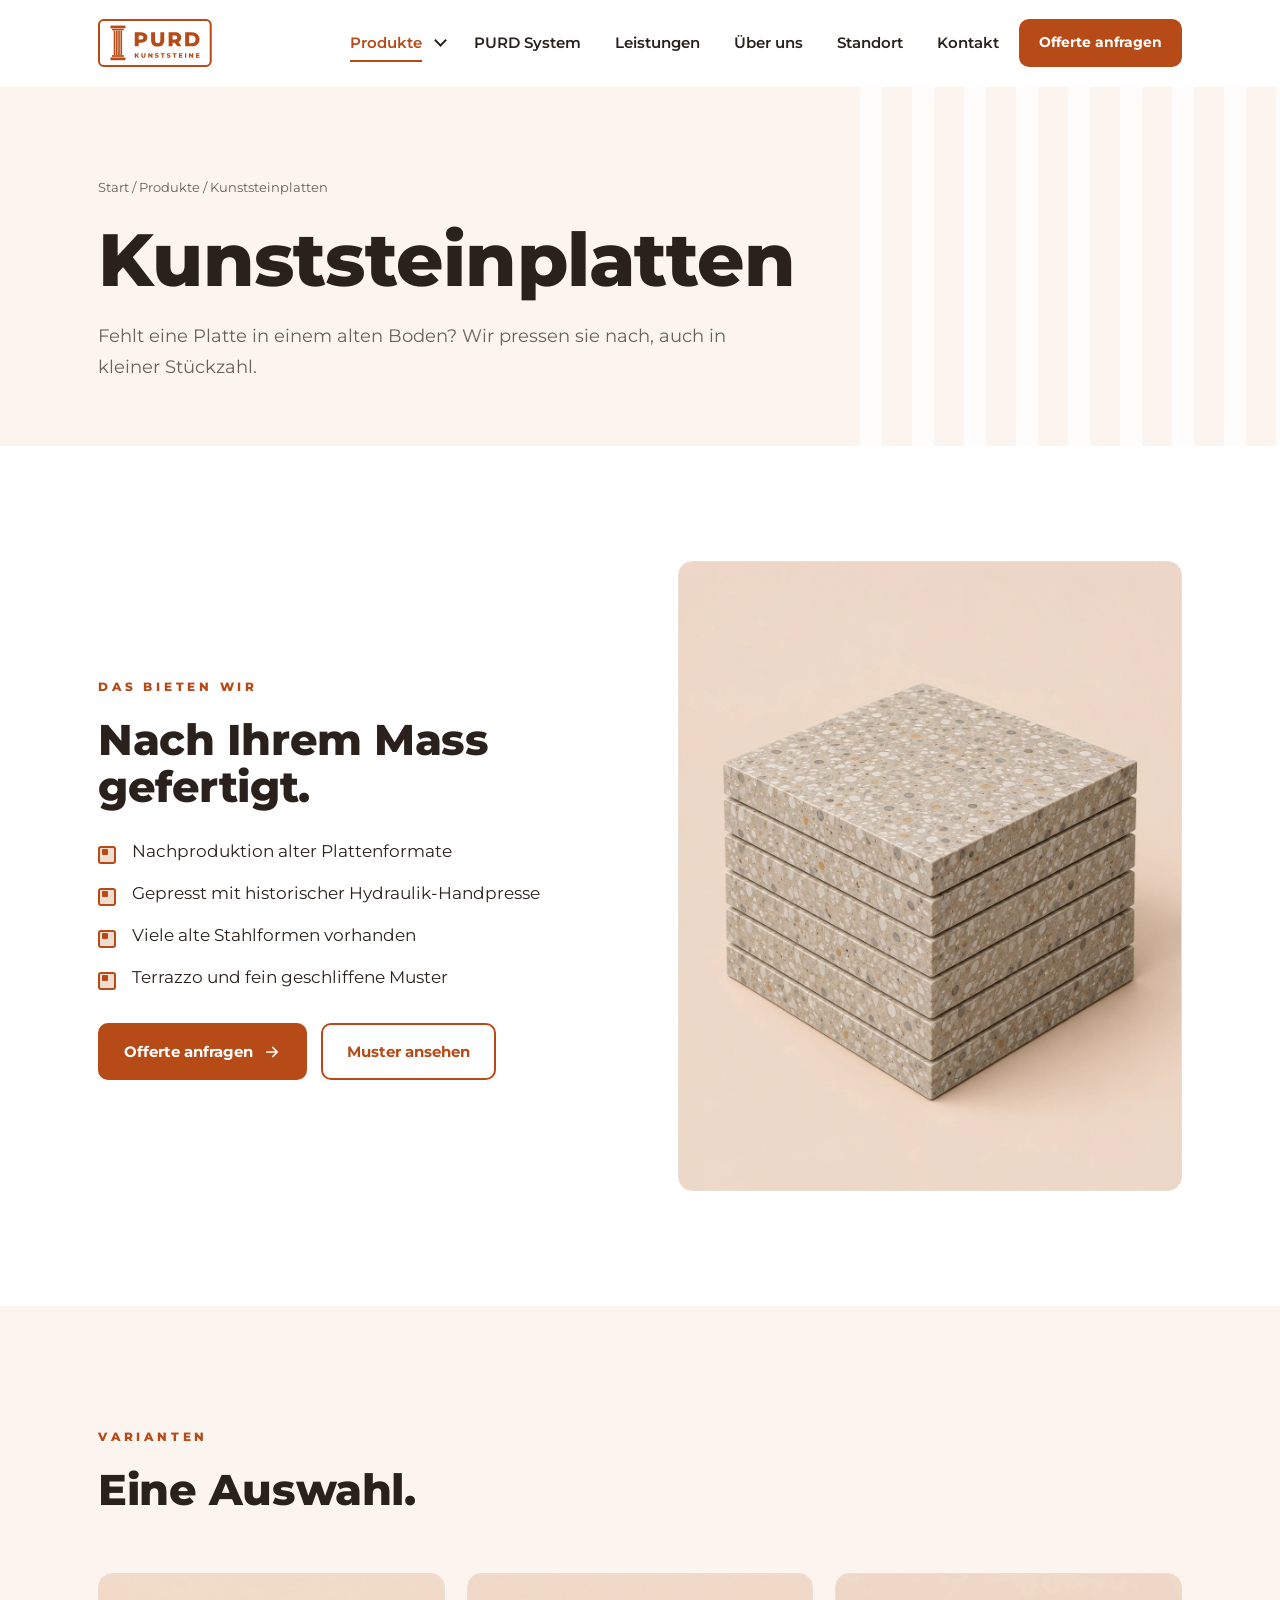
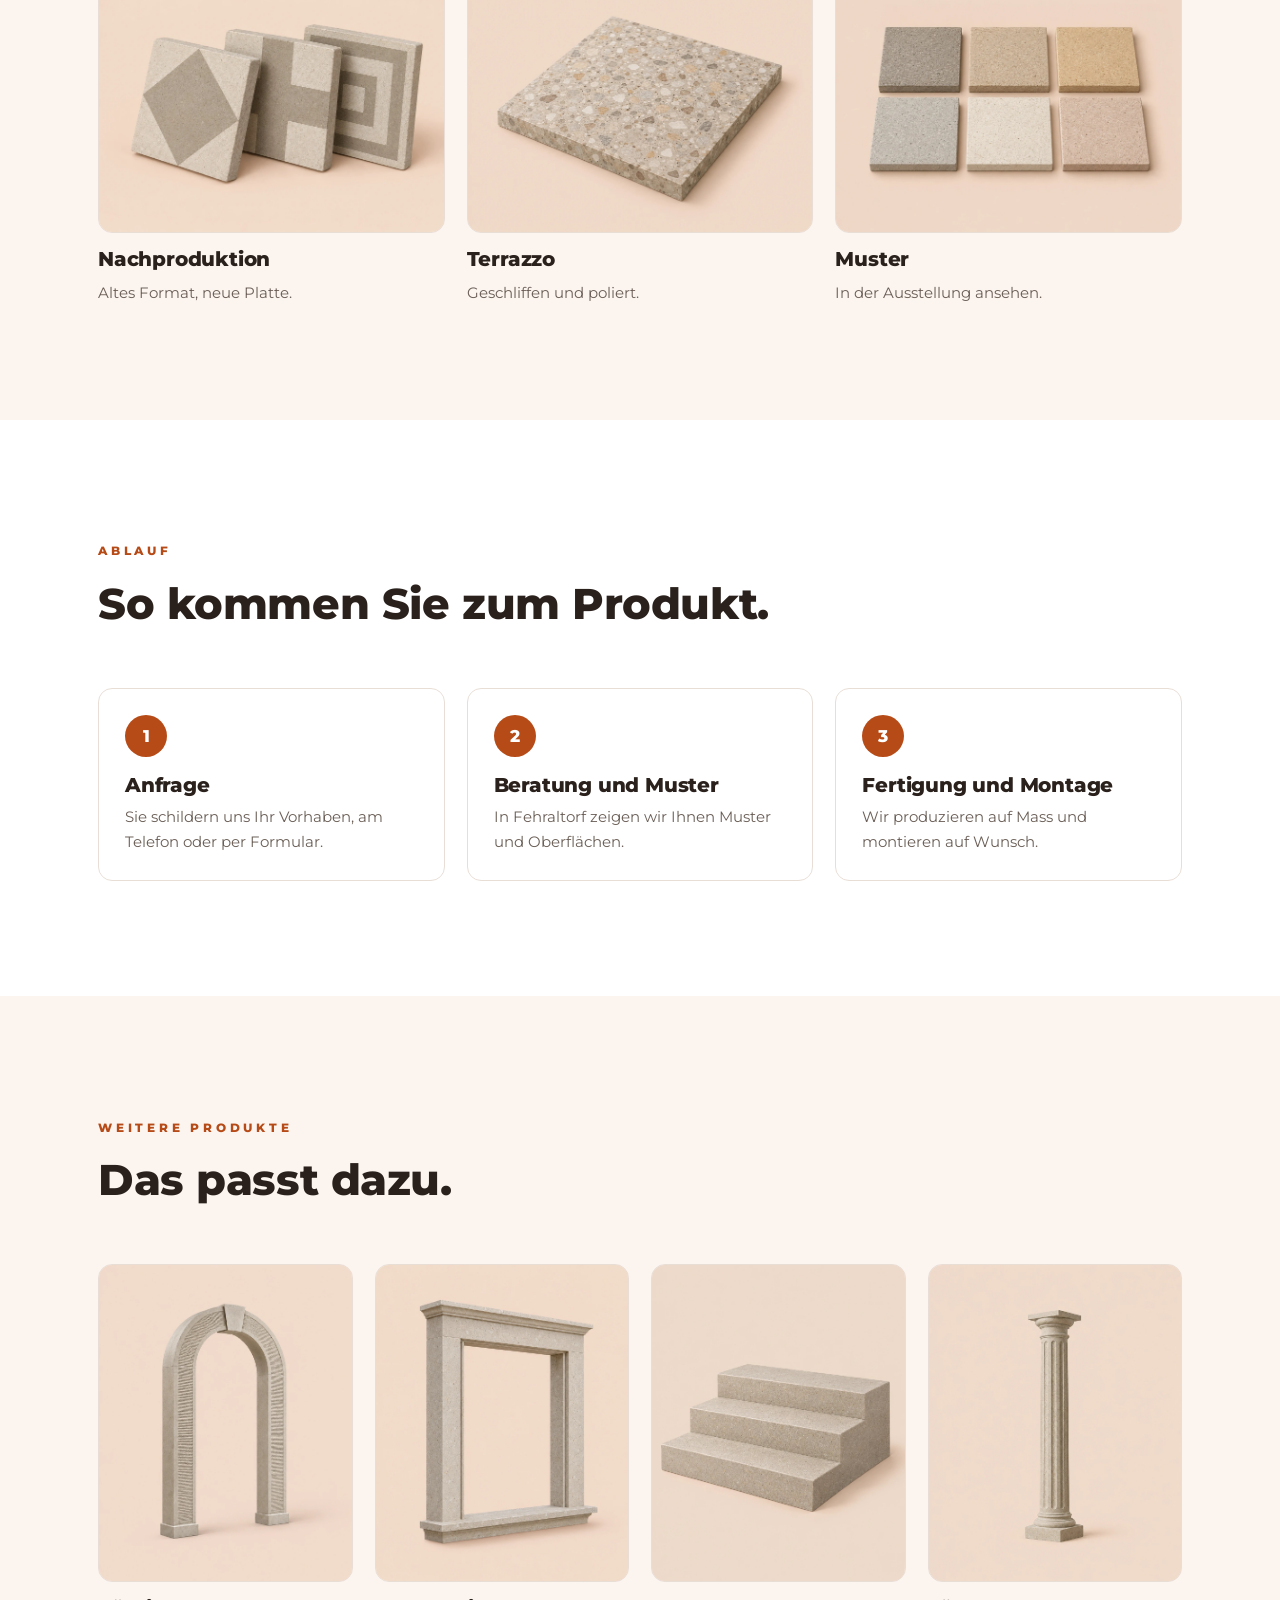
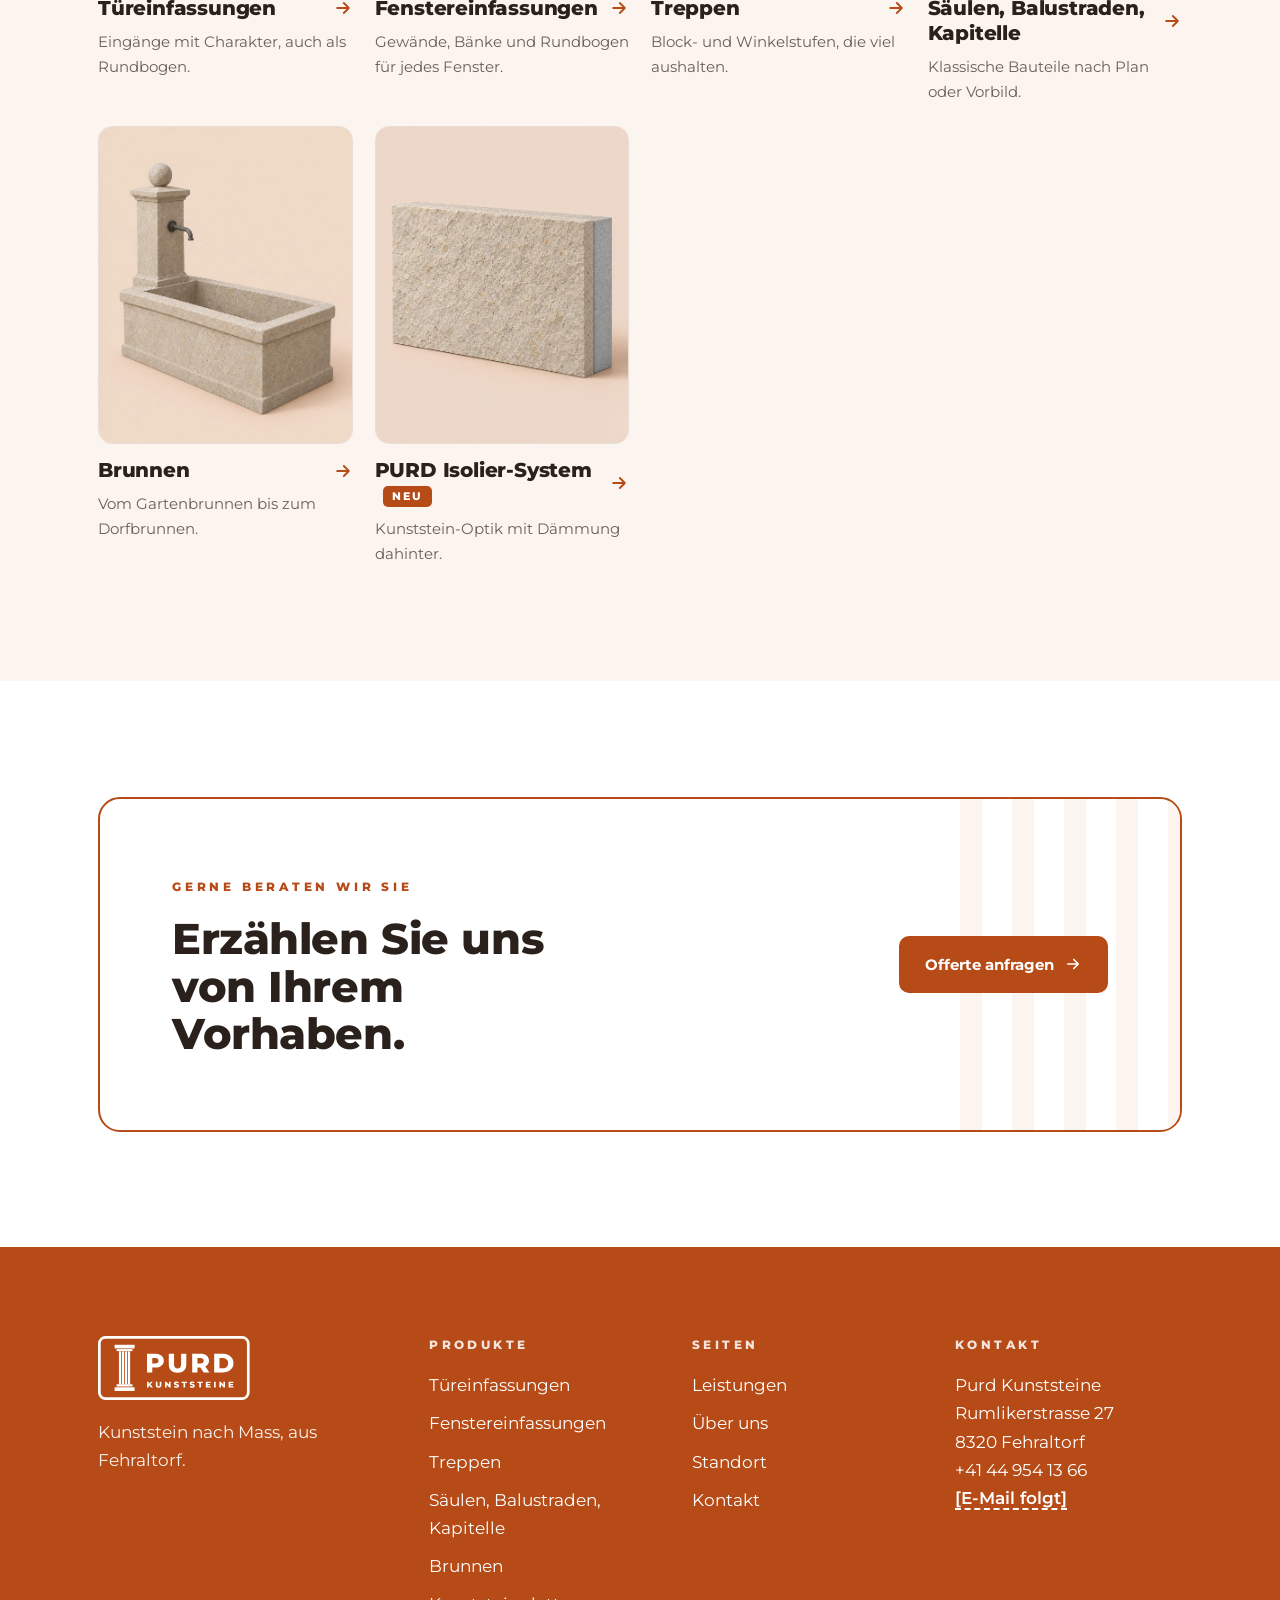
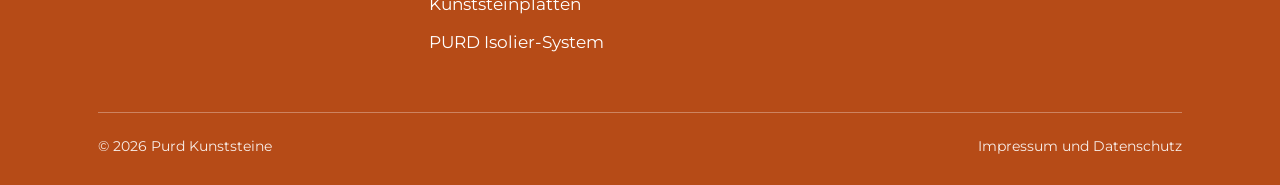
<file: produkt-platten.html>
<!doctype html>
<html lang="de-CH">
<head>
<meta name="robots" content="noindex, nofollow">
<meta charset="utf-8">
<meta name="viewport" content="width=device-width,initial-scale=1">
<title>Kunststeinplatten | Purd Kunststeine</title>
<meta name="description" content="Fehlt eine Platte in einem alten Boden? Wir pressen sie nach, auch in kleiner Stückzahl.">
<meta name="theme-color" content="#B64B17">
<link rel="icon" href="mark.svg" type="image/svg+xml">
<link rel="preconnect" href="https://fonts.googleapis.com"><link rel="preconnect" href="https://fonts.gstatic.com" crossorigin>
<link href="https://fonts.googleapis.com/css2?family=Montserrat:wght@400;500;600;700;800&display=swap" rel="stylesheet">
<link rel="stylesheet" href="style.css">
<script>document.documentElement.className='js'</script>
</head>
<body>
<a class="skip" href="#main">Zum Inhalt springen</a>
<header class="hd"><div class="wrap">
<a class="brand" href="index.html" aria-label="Purd Kunststeine, Startseite"><svg xmlns="http://www.w3.org/2000/svg" viewBox="42 38 1123 474" role="img" aria-label="Purd Kunststeine"><path stroke-width="20" fill="none" stroke="currentColor" d="M98 48H1109C1134.429 48 1155 68.5712 1155 94V456C1155 481.4288 1134.429 502 1109 502H98C72.5712 502 52 481.4288 52 456V94C52 68.5712 72.5712 48 98 48Z"/><path d="M165 103H313V130H165Z" fill="currentColor"/><path d="M180 135H297V150H180Z" fill="currentColor"/><path d="M180 395H297V412H180Z" fill="currentColor"/><path d="M165 418H313V445H165Z" fill="currentColor"/><path d="M197 152H213.25V395H197Z" fill="currentColor"/><path d="M219.25 152H235.5V395H219.25Z" fill="currentColor"/><path d="M241.5 152H257.75V395H241.5Z" fill="currentColor"/><path d="M263.75 152H280V395H263.75Z" fill="currentColor"/><path d="M405 308V170H468.09C480.7033 170 491.5767 172.0367 500.71 176.11 509.8433 180.1833 516.91 186.0667 521.91 193.76 526.9033 201.4467 529.4 210.5467 529.4 221.06 529.4 231.44 526.9033 240.4433 521.91 248.07 516.91 255.69 509.8433 261.57 500.71 265.71 491.5767 269.85 480.7033 271.92 468.09 271.92H444.03V308ZM444.03 241.17H465.72C473.8667 241.17 479.9467 239.3967 483.96 235.85 487.9667 232.2967 489.97 227.3667 489.97 221.06 489.97 214.62 487.9667 209.6267 483.96 206.08 479.9467 202.5267 473.8667 200.75 465.72 200.75H444.03ZM631.15 310.76C610.7767 310.76 594.8733 305.1733 583.44 294 572.0067 282.8333 566.29 266.9967 566.29 246.49V170H605.32V245.31C605.32 257.1367 607.6533 265.6133 612.32 270.74 616.9867 275.8667 623.3933 278.43 631.54 278.43 639.6867 278.43 646.06 275.8667 650.66 270.74 655.26 265.6133 657.56 257.1367 657.56 245.31V170H696.01V246.49C696.01 266.9967 690.2933 282.8333 678.86 294 667.42 305.1733 651.5167 310.76 631.15 310.76ZM739.6 308V170H801.31C821.4167 170 836.89 174.5667 847.73 183.7 858.5767 192.8333 864 205.2867 864 221.06 864 231.44 861.5033 240.3767 856.51 247.87 851.7767 255.0967 845.27 260.6833 836.99 264.63L866.76 308H824.96L799.93 271.33H778.64V308ZM778.64 241.17H800.32C808.4667 241.17 814.5467 239.3967 818.56 235.85 822.5667 232.2967 824.57 227.3667 824.57 221.06 824.57 214.62 822.5667 209.6267 818.56 206.08 814.5467 202.5267 808.4667 200.75 800.32 200.75H778.64ZM902.66 308V170H967.92C983.1667 170 996.57 172.8267 1008.13 178.48 1019.697 184.1267 1028.733 192.0767 1035.24 202.33 1041.747 212.5833 1045 224.8067 1045 239 1045 253.06 1041.747 265.25 1035.24 275.57 1028.733 285.89 1019.697 293.8733 1008.13 299.52 996.57 305.1733 983.1667 308 967.92 308ZM941.7 276.85H966.34C974.2267 276.85 981.0933 275.3733 986.94 272.42 992.7867 269.46 997.3533 265.12 1000.64 259.4 1003.927 253.6867 1005.57 246.8867 1005.57 239 1005.57 230.98 1003.927 224.1467 1000.64 218.5 997.3533 212.8467 992.7867 208.54 986.94 205.58 981.0933 202.6267 974.2267 201.15 966.34 201.15H941.7Z" fill="currentColor"/><path d="M405 420V376H417.32V394.29L434.35 376H448.06L430.08 395.49 449 420H434.54L421.97 404.03 417.32 409V420ZM490.77 420.88C484.27 420.88 479.2 419.1 475.56 415.54 471.9133 411.9733 470.09 406.9233 470.09 400.39V376H482.53V400.01C482.53 403.7833 483.2733 406.4867 484.76 408.12 486.2533 409.7533 488.2967 410.57 490.89 410.57 493.49 410.57 495.5233 409.7533 496.99 408.12 498.4567 406.4867 499.19 403.7833 499.19 400.01V376H511.45V400.39C511.45 406.9233 509.6267 411.9733 505.98 415.54 502.3333 419.1 497.2633 420.88 490.77 420.88ZM538.07 420V376H548.31L567.73 399.45V376H579.93V420H569.68L550.26 396.55V420ZM622.39 420.88C618.7833 420.88 615.3167 420.43 611.99 419.53 608.6567 418.63 605.9433 417.4667 603.85 416.04L607.93 406.86C609.9033 408.12 612.1767 409.1567 614.75 409.97 617.33 410.79 619.8967 411.2 622.45 411.2 624.17 411.2 625.5533 411.0433 626.6 410.73 627.6467 410.4167 628.41 409.9967 628.89 409.47 629.3767 408.95 629.62 408.3333 629.62 407.62 629.62 406.6133 629.1567 405.8167 628.23 405.23 627.31 404.6433 626.1167 404.16 624.65 403.78 623.1833 403.4067 621.56 403.03 619.78 402.65 618 402.2767 616.22 401.7967 614.44 401.21 612.66 400.6233 611.0367 399.8567 609.57 398.91 608.1033 397.97 606.9067 396.7333 605.98 395.2 605.06 393.6733 604.6 391.7367 604.6 389.39 604.6 386.75 605.3233 384.36 606.77 382.22 608.2167 380.0867 610.3833 378.37 613.27 377.07 616.1633 375.77 619.77 375.12 624.09 375.12 626.9767 375.12 629.8133 375.4433 632.6 376.09 635.3867 376.7433 637.87 377.6967 640.05 378.95L636.22 388.19C634.12 387.0633 632.0433 386.2167 629.99 385.65 627.9367 385.0833 625.9467 384.8 624.02 384.8 622.3067 384.8 620.9233 384.9767 619.87 385.33 618.8233 385.69 618.07 386.1633 617.61 386.75 617.15 387.3367 616.92 388.0067 616.92 388.76 616.92 389.7267 617.37 390.49 618.27 391.05 619.17 391.6167 620.3633 392.08 621.85 392.44 623.3433 392.7933 624.98 393.16 626.76 393.54 628.54 393.9133 630.32 394.3833 632.1 394.95 633.88 395.5167 635.5033 396.27 636.97 397.21 638.4367 398.1567 639.62 399.3933 640.52 400.92 641.42 402.4533 641.87 404.37 641.87 406.67 641.87 409.23 641.15 411.59 639.71 413.75 638.2633 415.9033 636.1033 417.63 633.23 418.93 630.3633 420.23 626.75 420.88 622.39 420.88ZM675.16 420V385.87H661.64V376H701.05V385.87H687.6V420ZM739.36 420.88C735.76 420.88 732.2933 420.43 728.96 419.53 725.6267 418.63 722.9133 417.4667 720.82 416.04L724.91 406.86C726.8767 408.12 729.15 409.1567 731.73 409.97 734.3033 410.79 736.87 411.2 739.43 411.2 741.1433 411.2 742.5233 411.0433 743.57 410.73 744.6233 410.4167 745.39 409.9967 745.87 409.47 746.35 408.95 746.59 408.3333 746.59 407.62 746.59 406.6133 746.13 405.8167 745.21 405.23 744.29 404.6433 743.0967 404.16 741.63 403.78 740.1633 403.4067 738.5367 403.03 736.75 402.65 734.97 402.2767 733.19 401.7967 731.41 401.21 729.63 400.6233 728.0067 399.8567 726.54 398.91 725.0733 397.97 723.88 396.7333 722.96 395.2 722.0333 393.6733 721.57 391.7367 721.57 389.39 721.57 386.75 722.2933 384.36 723.74 382.22 725.1867 380.0867 727.3567 378.37 730.25 377.07 733.1433 375.77 736.7467 375.12 741.06 375.12 743.9533 375.12 746.7933 375.4433 749.58 376.09 752.3667 376.7433 754.85 377.6967 757.03 378.95L753.19 388.19C751.0967 387.0633 749.0233 386.2167 746.97 385.65 744.9167 385.0833 742.9267 384.8 741 384.8 739.28 384.8 737.8967 384.9767 736.85 385.33 735.8033 385.69 735.05 386.1633 734.59 386.75 734.1233 387.3367 733.89 388.0067 733.89 388.76 733.89 389.7267 734.3433 390.49 735.25 391.05 736.15 391.6167 737.3433 392.08 738.83 392.44 740.3167 392.7933 741.95 393.16 743.73 393.54 745.51 393.9133 747.29 394.3833 749.07 394.95 750.8567 395.5167 752.4833 396.27 753.95 397.21 755.4167 398.1567 756.6 399.3933 757.5 400.92 758.4 402.4533 758.85 404.37 758.85 406.67 758.85 409.23 758.1267 411.59 756.68 413.75 755.2333 415.9033 753.0767 417.63 750.21 418.93 747.3367 420.23 743.72 420.88 739.36 420.88ZM792.13 420V385.87H778.62V376H818.03V385.87H804.58V420ZM840.87 420V376H875.38V385.62H853.19V393.03H872.74V402.34H853.19V410.38H876.2V420ZM901.31 420V376H913.76V420ZM940.82 420V376H951.06L970.48 399.45V376H982.68V420H972.43L953.01 396.55V420ZM1009.67 420V376H1044.18V385.62H1021.99V393.03H1041.54V402.34H1021.99V410.38H1045V420Z" fill="currentColor"/></svg></a>
<button class="burger" aria-label="Menü" aria-expanded="false" aria-controls="nav"><span></span><span></span><span></span></button>
<nav class="nav" id="nav" aria-label="Hauptnavigation"><div class="dd"><a class="l" href="produkte.html" aria-current="page">Produkte</a><button class="chev" aria-label="Produkte aufklappen" aria-expanded="false"></button><div class="dd-m"><a href="produkt-tuereinfassungen.html">Türeinfassungen</a><a href="produkt-fenstereinfassungen.html">Fenstereinfassungen</a><a href="produkt-treppen.html">Treppen</a><a href="produkt-saeulen.html">Säulen, Balustraden, Kapitelle</a><a href="produkt-brunnen.html">Brunnen</a><a href="produkt-platten.html">Kunststeinplatten</a><a href="purd.html">PURD Isolier-System</a><a class="all" href="produkte.html">Alle Produkte</a></div></div><a class="l" href="purd.html">PURD System</a><a class="l" href="leistungen.html">Leistungen</a><a class="l" href="ueber-uns.html">Über uns</a><a class="l" href="standort.html">Standort</a><a class="l" href="kontakt.html">Kontakt</a><a class="btn sm" href="kontakt.html">Offerte anfragen</a></nav>
</div></header>
<main id="main">
<div class="ph-hd"><div class="wrap">
<p class="crumb"><a href="index.html">Start</a> / <a href="produkte.html">Produkte</a> / Kunststeinplatten</p>
<h1 class="rv">Kunststeinplatten</h1>
<p class="lead rv" style="--d:1;margin-top:20px">Fehlt eine Platte in einem alten Boden? Wir pressen sie nach, auch in kleiner Stückzahl.</p>
</div></div>
<section><div class="wrap split">
<div class="rv l"><span class="eyebrow">Das bieten wir</span><h2>Nach Ihrem Mass gefertigt.</h2><ul class="list"><li>Nachproduktion alter Plattenformate</li><li>Gepresst mit historischer Hydraulik-Handpresse</li><li>Viele alte Stahlformen vorhanden</li><li>Terrazzo und fein geschliffene Muster</li></ul>
<div style="margin-top:32px;display:flex;gap:14px;flex-wrap:wrap"><a class="btn" href="kontakt.html">Offerte anfragen <svg viewBox="0 0 24 24" fill="none" stroke="currentColor" stroke-width="2.2" stroke-linecap="round" stroke-linejoin="round" aria-hidden="true"><path d="M5 12h14M13 6l6 6-6 6"/></svg></a><a class="btn ghost" href="standort.html">Muster ansehen</a></div></div>
<div class="rv r" style="--d:1"><div class="img r4x5" role="img" aria-label="Kunststeinplatten"><img src="bilder/produkt-platten.jpg" alt="" loading="lazy" onerror="this.remove()"><span>Hauptbild Kunststeinplatten</span></div></div>
</div></section>
<section class="tint"><div class="wrap">
<div class="sec-head rv"><span class="eyebrow">Varianten</span><h2>Eine Auswahl.</h2></div>
<div class="grid auto"><div class="tile rv" style="--d:0"><div class="img " role="img" aria-label="Nachproduktion"><img src="bilder/produkt-platten-1.jpg" alt="" loading="lazy" onerror="this.remove()"><span>Bild folgt</span></div><h3><span>Nachproduktion</span></h3><p>Altes Format, neue Platte.</p></div><div class="tile rv" style="--d:1"><div class="img " role="img" aria-label="Terrazzo"><img src="bilder/produkt-platten-2.jpg" alt="" loading="lazy" onerror="this.remove()"><span>Bild folgt</span></div><h3><span>Terrazzo</span></h3><p>Geschliffen und poliert.</p></div><div class="tile rv" style="--d:2"><div class="img " role="img" aria-label="Muster"><img src="bilder/produkt-platten-3.jpg" alt="" loading="lazy" onerror="this.remove()"><span>Bild folgt</span></div><h3><span>Muster</span></h3><p>In der Ausstellung ansehen.</p></div></div>
</div></section>
<section class="rep"><div class="wrap"><div class="sec-head rv"><span class="eyebrow">Ablauf</span><h2>So kommen Sie zum Produkt.</h2></div><div class="steps">
<div class="step rv"><h3>Anfrage</h3><p>Sie schildern uns Ihr Vorhaben, am Telefon oder per Formular.</p></div>
<div class="step rv" style="--d:1"><h3>Beratung und Muster</h3><p>In Fehraltorf zeigen wir Ihnen Muster und Oberflächen.</p></div>
<div class="step rv" style="--d:2"><h3>Fertigung und Montage</h3><p>Wir produzieren auf Mass und montieren auf Wunsch.</p></div>
</div></div></section>
<section class="tint rep"><div class="wrap"><div class="sec-head rv"><span class="eyebrow">Weitere Produkte</span><h2>Das passt dazu.</h2></div>
<div class="grid g4"><a style="--d:0" class="tile rv pt" href="produkt-tuereinfassungen.html"><div class="img " role="img" aria-label="Türeinfassungen"><img src="bilder/produkt-tuereinfassungen.jpg" alt="" loading="lazy" onerror="this.remove()"><span>Bild folgt</span></div><h3><span>Türeinfassungen</span><svg viewBox="0 0 24 24" fill="none" stroke="currentColor" stroke-width="2.2" stroke-linecap="round" stroke-linejoin="round" aria-hidden="true"><path d="M5 12h14M13 6l6 6-6 6"/></svg></h3><p>Eingänge mit Charakter, auch als Rundbogen.</p></a><a style="--d:1" class="tile rv pt" href="produkt-fenstereinfassungen.html"><div class="img " role="img" aria-label="Fenstereinfassungen"><img src="bilder/produkt-fenstereinfassungen.jpg" alt="" loading="lazy" onerror="this.remove()"><span>Bild folgt</span></div><h3><span>Fenstereinfassungen</span><svg viewBox="0 0 24 24" fill="none" stroke="currentColor" stroke-width="2.2" stroke-linecap="round" stroke-linejoin="round" aria-hidden="true"><path d="M5 12h14M13 6l6 6-6 6"/></svg></h3><p>Gewände, Bänke und Rundbogen für jedes Fenster.</p></a><a style="--d:2" class="tile rv pt" href="produkt-treppen.html"><div class="img " role="img" aria-label="Treppen"><img src="bilder/produkt-treppen.jpg" alt="" loading="lazy" onerror="this.remove()"><span>Bild folgt</span></div><h3><span>Treppen</span><svg viewBox="0 0 24 24" fill="none" stroke="currentColor" stroke-width="2.2" stroke-linecap="round" stroke-linejoin="round" aria-hidden="true"><path d="M5 12h14M13 6l6 6-6 6"/></svg></h3><p>Block- und Winkelstufen, die viel aushalten.</p></a><a style="--d:3" class="tile rv pt" href="produkt-saeulen.html"><div class="img " role="img" aria-label="Säulen, Balustraden, Kapitelle"><img src="bilder/produkt-saeulen.jpg" alt="" loading="lazy" onerror="this.remove()"><span>Bild folgt</span></div><h3><span>Säulen, Balustraden, Kapitelle</span><svg viewBox="0 0 24 24" fill="none" stroke="currentColor" stroke-width="2.2" stroke-linecap="round" stroke-linejoin="round" aria-hidden="true"><path d="M5 12h14M13 6l6 6-6 6"/></svg></h3><p>Klassische Bauteile nach Plan oder Vorbild.</p></a><a style="--d:0" class="tile rv pt" href="produkt-brunnen.html"><div class="img " role="img" aria-label="Brunnen"><img src="bilder/produkt-brunnen.jpg" alt="" loading="lazy" onerror="this.remove()"><span>Bild folgt</span></div><h3><span>Brunnen</span><svg viewBox="0 0 24 24" fill="none" stroke="currentColor" stroke-width="2.2" stroke-linecap="round" stroke-linejoin="round" aria-hidden="true"><path d="M5 12h14M13 6l6 6-6 6"/></svg></h3><p>Vom Gartenbrunnen bis zum Dorfbrunnen.</p></a><a class="tile rv pt" href="purd.html"><div class="img " role="img" aria-label="PURD Isolier-System"><img src="bilder/produkt-purd.jpg" alt="" loading="lazy" onerror="this.remove()"><span>Bild folgt</span></div><h3><span>PURD Isolier-System<span class="badge">Neu</span></span><svg viewBox="0 0 24 24" fill="none" stroke="currentColor" stroke-width="2.2" stroke-linecap="round" stroke-linejoin="round" aria-hidden="true"><path d="M5 12h14M13 6l6 6-6 6"/></svg></h3><p>Kunststein-Optik mit Dämmung dahinter.</p></a></div></div></section>
<section class="rep"><div class="wrap"><div class="cta rv">
<div><span class="eyebrow">Gerne beraten wir Sie</span><h2>Erzählen Sie uns von Ihrem Vorhaben.</h2></div>
<a class="btn" href="kontakt.html">Offerte anfragen <svg viewBox="0 0 24 24" fill="none" stroke="currentColor" stroke-width="2.2" stroke-linecap="round" stroke-linejoin="round" aria-hidden="true"><path d="M5 12h14M13 6l6 6-6 6"/></svg></a>
</div></div></section>

</main>
<footer class="ft"><div class="wrap">
<div class="top">
<div class="logo"><svg xmlns="http://www.w3.org/2000/svg" viewBox="42 38 1123 474" role="img" aria-label="Purd Kunststeine"><path stroke-width="20" fill="none" stroke="currentColor" d="M98 48H1109C1134.429 48 1155 68.5712 1155 94V456C1155 481.4288 1134.429 502 1109 502H98C72.5712 502 52 481.4288 52 456V94C52 68.5712 72.5712 48 98 48Z"/><path d="M165 103H313V130H165Z" fill="currentColor"/><path d="M180 135H297V150H180Z" fill="currentColor"/><path d="M180 395H297V412H180Z" fill="currentColor"/><path d="M165 418H313V445H165Z" fill="currentColor"/><path d="M197 152H213.25V395H197Z" fill="currentColor"/><path d="M219.25 152H235.5V395H219.25Z" fill="currentColor"/><path d="M241.5 152H257.75V395H241.5Z" fill="currentColor"/><path d="M263.75 152H280V395H263.75Z" fill="currentColor"/><path d="M405 308V170H468.09C480.7033 170 491.5767 172.0367 500.71 176.11 509.8433 180.1833 516.91 186.0667 521.91 193.76 526.9033 201.4467 529.4 210.5467 529.4 221.06 529.4 231.44 526.9033 240.4433 521.91 248.07 516.91 255.69 509.8433 261.57 500.71 265.71 491.5767 269.85 480.7033 271.92 468.09 271.92H444.03V308ZM444.03 241.17H465.72C473.8667 241.17 479.9467 239.3967 483.96 235.85 487.9667 232.2967 489.97 227.3667 489.97 221.06 489.97 214.62 487.9667 209.6267 483.96 206.08 479.9467 202.5267 473.8667 200.75 465.72 200.75H444.03ZM631.15 310.76C610.7767 310.76 594.8733 305.1733 583.44 294 572.0067 282.8333 566.29 266.9967 566.29 246.49V170H605.32V245.31C605.32 257.1367 607.6533 265.6133 612.32 270.74 616.9867 275.8667 623.3933 278.43 631.54 278.43 639.6867 278.43 646.06 275.8667 650.66 270.74 655.26 265.6133 657.56 257.1367 657.56 245.31V170H696.01V246.49C696.01 266.9967 690.2933 282.8333 678.86 294 667.42 305.1733 651.5167 310.76 631.15 310.76ZM739.6 308V170H801.31C821.4167 170 836.89 174.5667 847.73 183.7 858.5767 192.8333 864 205.2867 864 221.06 864 231.44 861.5033 240.3767 856.51 247.87 851.7767 255.0967 845.27 260.6833 836.99 264.63L866.76 308H824.96L799.93 271.33H778.64V308ZM778.64 241.17H800.32C808.4667 241.17 814.5467 239.3967 818.56 235.85 822.5667 232.2967 824.57 227.3667 824.57 221.06 824.57 214.62 822.5667 209.6267 818.56 206.08 814.5467 202.5267 808.4667 200.75 800.32 200.75H778.64ZM902.66 308V170H967.92C983.1667 170 996.57 172.8267 1008.13 178.48 1019.697 184.1267 1028.733 192.0767 1035.24 202.33 1041.747 212.5833 1045 224.8067 1045 239 1045 253.06 1041.747 265.25 1035.24 275.57 1028.733 285.89 1019.697 293.8733 1008.13 299.52 996.57 305.1733 983.1667 308 967.92 308ZM941.7 276.85H966.34C974.2267 276.85 981.0933 275.3733 986.94 272.42 992.7867 269.46 997.3533 265.12 1000.64 259.4 1003.927 253.6867 1005.57 246.8867 1005.57 239 1005.57 230.98 1003.927 224.1467 1000.64 218.5 997.3533 212.8467 992.7867 208.54 986.94 205.58 981.0933 202.6267 974.2267 201.15 966.34 201.15H941.7Z" fill="currentColor"/><path d="M405 420V376H417.32V394.29L434.35 376H448.06L430.08 395.49 449 420H434.54L421.97 404.03 417.32 409V420ZM490.77 420.88C484.27 420.88 479.2 419.1 475.56 415.54 471.9133 411.9733 470.09 406.9233 470.09 400.39V376H482.53V400.01C482.53 403.7833 483.2733 406.4867 484.76 408.12 486.2533 409.7533 488.2967 410.57 490.89 410.57 493.49 410.57 495.5233 409.7533 496.99 408.12 498.4567 406.4867 499.19 403.7833 499.19 400.01V376H511.45V400.39C511.45 406.9233 509.6267 411.9733 505.98 415.54 502.3333 419.1 497.2633 420.88 490.77 420.88ZM538.07 420V376H548.31L567.73 399.45V376H579.93V420H569.68L550.26 396.55V420ZM622.39 420.88C618.7833 420.88 615.3167 420.43 611.99 419.53 608.6567 418.63 605.9433 417.4667 603.85 416.04L607.93 406.86C609.9033 408.12 612.1767 409.1567 614.75 409.97 617.33 410.79 619.8967 411.2 622.45 411.2 624.17 411.2 625.5533 411.0433 626.6 410.73 627.6467 410.4167 628.41 409.9967 628.89 409.47 629.3767 408.95 629.62 408.3333 629.62 407.62 629.62 406.6133 629.1567 405.8167 628.23 405.23 627.31 404.6433 626.1167 404.16 624.65 403.78 623.1833 403.4067 621.56 403.03 619.78 402.65 618 402.2767 616.22 401.7967 614.44 401.21 612.66 400.6233 611.0367 399.8567 609.57 398.91 608.1033 397.97 606.9067 396.7333 605.98 395.2 605.06 393.6733 604.6 391.7367 604.6 389.39 604.6 386.75 605.3233 384.36 606.77 382.22 608.2167 380.0867 610.3833 378.37 613.27 377.07 616.1633 375.77 619.77 375.12 624.09 375.12 626.9767 375.12 629.8133 375.4433 632.6 376.09 635.3867 376.7433 637.87 377.6967 640.05 378.95L636.22 388.19C634.12 387.0633 632.0433 386.2167 629.99 385.65 627.9367 385.0833 625.9467 384.8 624.02 384.8 622.3067 384.8 620.9233 384.9767 619.87 385.33 618.8233 385.69 618.07 386.1633 617.61 386.75 617.15 387.3367 616.92 388.0067 616.92 388.76 616.92 389.7267 617.37 390.49 618.27 391.05 619.17 391.6167 620.3633 392.08 621.85 392.44 623.3433 392.7933 624.98 393.16 626.76 393.54 628.54 393.9133 630.32 394.3833 632.1 394.95 633.88 395.5167 635.5033 396.27 636.97 397.21 638.4367 398.1567 639.62 399.3933 640.52 400.92 641.42 402.4533 641.87 404.37 641.87 406.67 641.87 409.23 641.15 411.59 639.71 413.75 638.2633 415.9033 636.1033 417.63 633.23 418.93 630.3633 420.23 626.75 420.88 622.39 420.88ZM675.16 420V385.87H661.64V376H701.05V385.87H687.6V420ZM739.36 420.88C735.76 420.88 732.2933 420.43 728.96 419.53 725.6267 418.63 722.9133 417.4667 720.82 416.04L724.91 406.86C726.8767 408.12 729.15 409.1567 731.73 409.97 734.3033 410.79 736.87 411.2 739.43 411.2 741.1433 411.2 742.5233 411.0433 743.57 410.73 744.6233 410.4167 745.39 409.9967 745.87 409.47 746.35 408.95 746.59 408.3333 746.59 407.62 746.59 406.6133 746.13 405.8167 745.21 405.23 744.29 404.6433 743.0967 404.16 741.63 403.78 740.1633 403.4067 738.5367 403.03 736.75 402.65 734.97 402.2767 733.19 401.7967 731.41 401.21 729.63 400.6233 728.0067 399.8567 726.54 398.91 725.0733 397.97 723.88 396.7333 722.96 395.2 722.0333 393.6733 721.57 391.7367 721.57 389.39 721.57 386.75 722.2933 384.36 723.74 382.22 725.1867 380.0867 727.3567 378.37 730.25 377.07 733.1433 375.77 736.7467 375.12 741.06 375.12 743.9533 375.12 746.7933 375.4433 749.58 376.09 752.3667 376.7433 754.85 377.6967 757.03 378.95L753.19 388.19C751.0967 387.0633 749.0233 386.2167 746.97 385.65 744.9167 385.0833 742.9267 384.8 741 384.8 739.28 384.8 737.8967 384.9767 736.85 385.33 735.8033 385.69 735.05 386.1633 734.59 386.75 734.1233 387.3367 733.89 388.0067 733.89 388.76 733.89 389.7267 734.3433 390.49 735.25 391.05 736.15 391.6167 737.3433 392.08 738.83 392.44 740.3167 392.7933 741.95 393.16 743.73 393.54 745.51 393.9133 747.29 394.3833 749.07 394.95 750.8567 395.5167 752.4833 396.27 753.95 397.21 755.4167 398.1567 756.6 399.3933 757.5 400.92 758.4 402.4533 758.85 404.37 758.85 406.67 758.85 409.23 758.1267 411.59 756.68 413.75 755.2333 415.9033 753.0767 417.63 750.21 418.93 747.3367 420.23 743.72 420.88 739.36 420.88ZM792.13 420V385.87H778.62V376H818.03V385.87H804.58V420ZM840.87 420V376H875.38V385.62H853.19V393.03H872.74V402.34H853.19V410.38H876.2V420ZM901.31 420V376H913.76V420ZM940.82 420V376H951.06L970.48 399.45V376H982.68V420H972.43L953.01 396.55V420ZM1009.67 420V376H1044.18V385.62H1021.99V393.03H1041.54V402.34H1021.99V410.38H1045V420Z" fill="currentColor"/></svg><p style="margin-top:18px;max-width:30ch;opacity:.92">Kunststein nach Mass, aus Fehraltorf.</p></div>
<div><h4>Produkte</h4><ul><li><a href="produkt-tuereinfassungen.html">Türeinfassungen</a></li><li><a href="produkt-fenstereinfassungen.html">Fenstereinfassungen</a></li><li><a href="produkt-treppen.html">Treppen</a></li><li><a href="produkt-saeulen.html">Säulen, Balustraden, Kapitelle</a></li><li><a href="produkt-brunnen.html">Brunnen</a></li><li><a href="produkt-platten.html">Kunststeinplatten</a></li><li><a href="purd.html">PURD Isolier-System</a></li></ul></div>
<div><h4>Seiten</h4><ul><li><a href="leistungen.html">Leistungen</a></li><li><a href="ueber-uns.html">Über uns</a></li><li><a href="standort.html">Standort</a></li><li><a href="kontakt.html">Kontakt</a></li></ul></div>
<div><h4>Kontakt</h4><p>Purd Kunststeine<br>Rumlikerstrasse 27<br>8320 Fehraltorf<br><a href="tel:+41449541366">+41 44 954 13 66</a><br><span class="ph">[E-Mail folgt]</span></p></div>
</div>
<div class="bot"><span>© <span id="yr">2026</span> Purd Kunststeine</span><span><a href="impressum.html">Impressum und Datenschutz</a></span></div>
</div></footer>
<script src="main.js"></script>
</body>
</html>
</file>
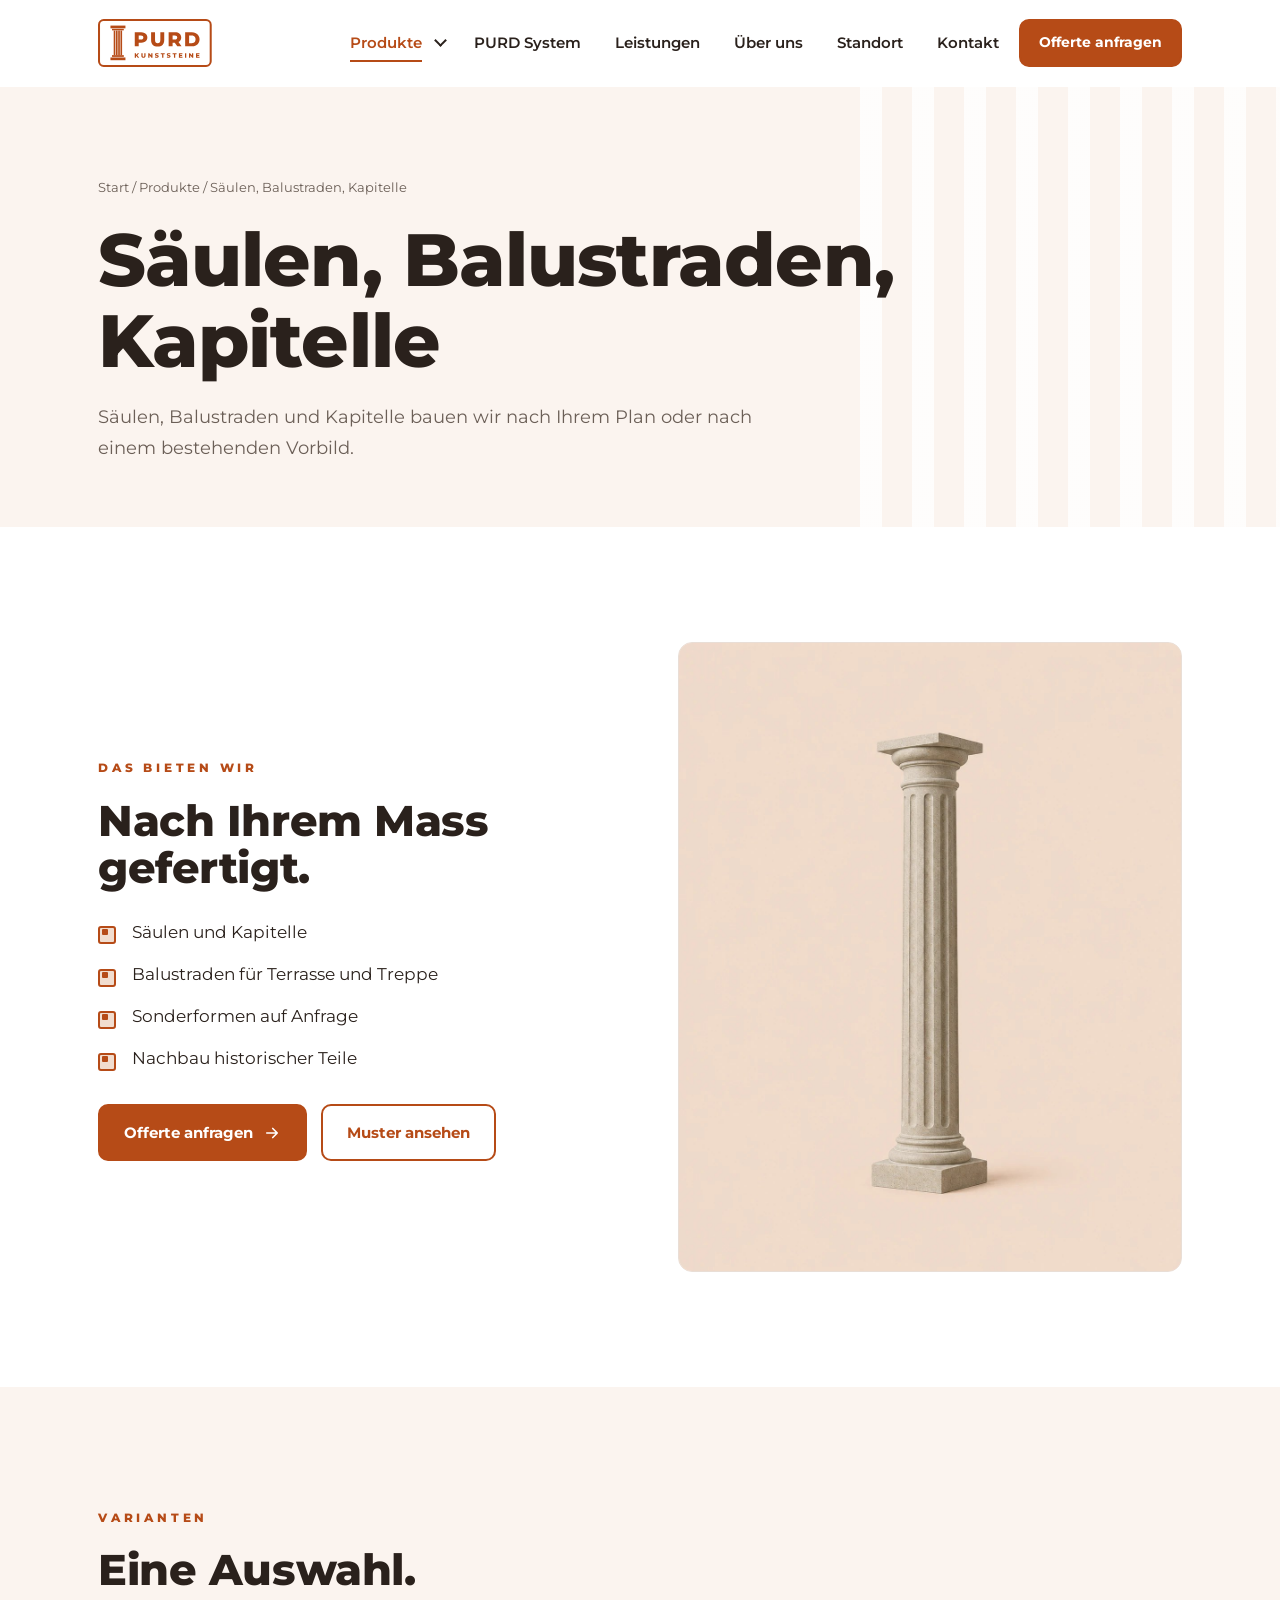
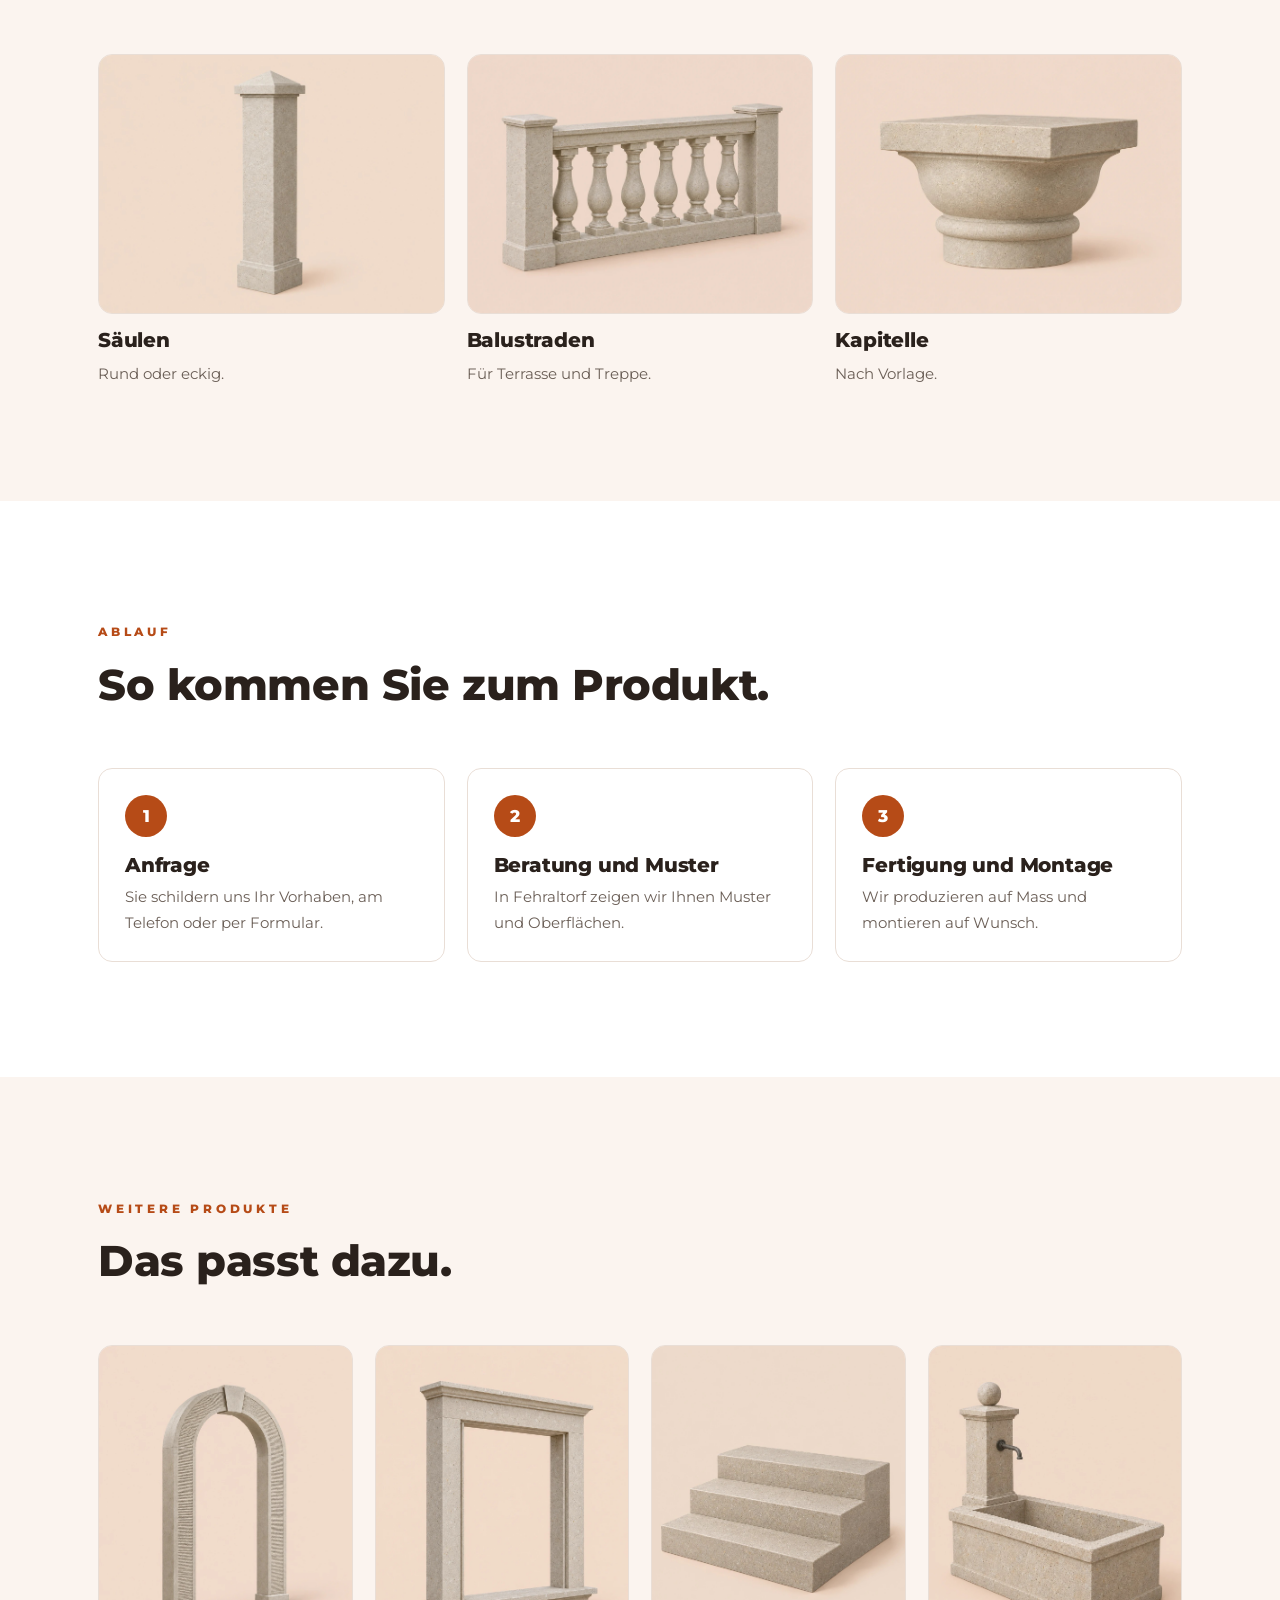
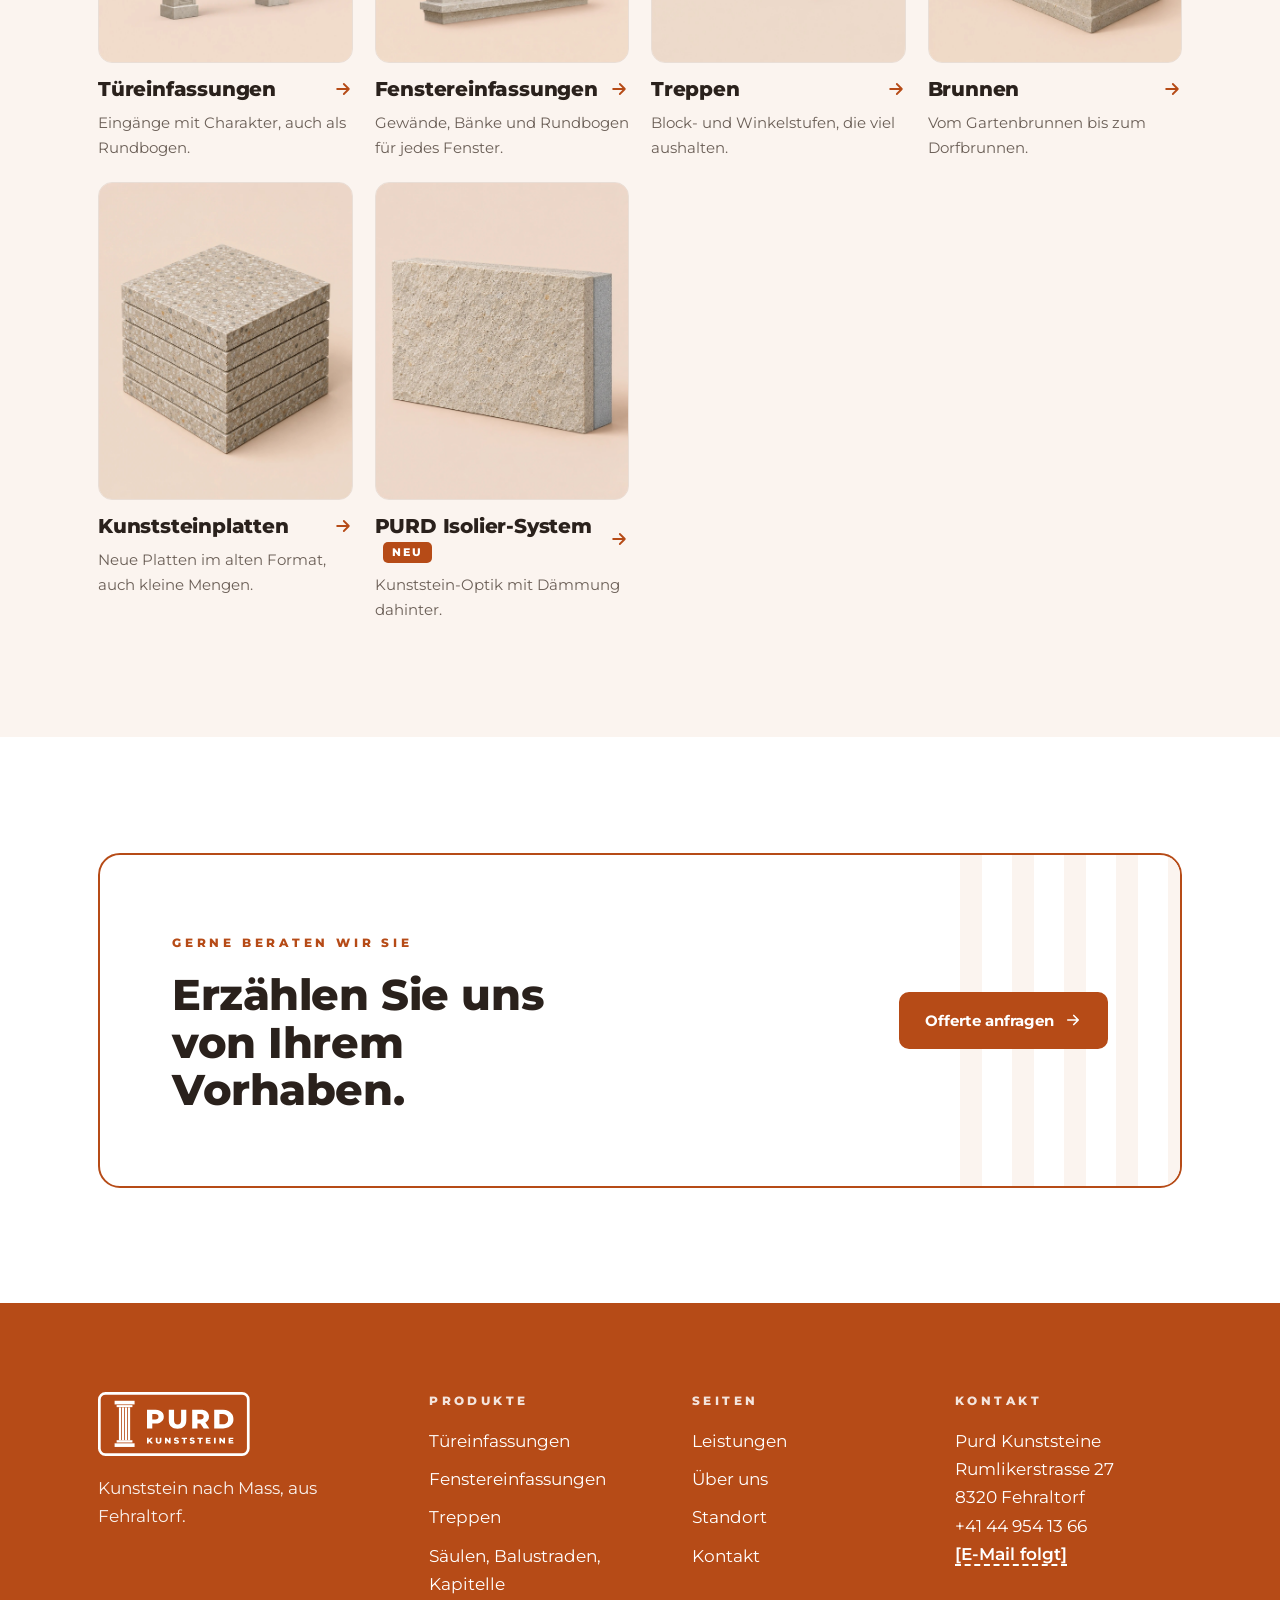
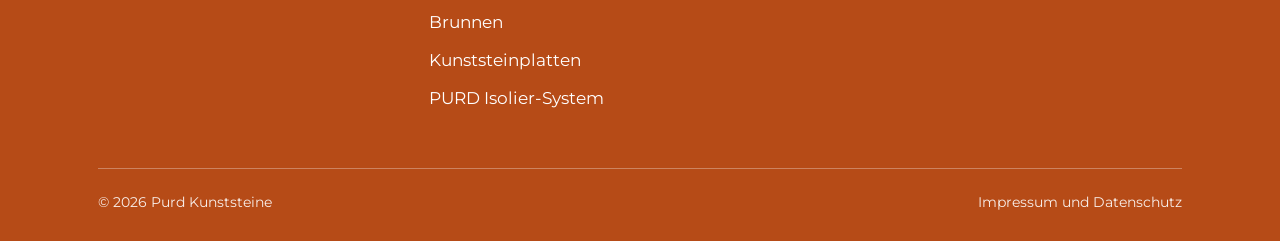
<file: produkt-saeulen.html>
<!doctype html>
<html lang="de-CH">
<head>
<meta name="robots" content="noindex, nofollow">
<meta charset="utf-8">
<meta name="viewport" content="width=device-width,initial-scale=1">
<title>Säulen, Balustraden, Kapitelle | Purd Kunststeine</title>
<meta name="description" content="Säulen, Balustraden und Kapitelle bauen wir nach Ihrem Plan oder nach einem bestehenden Vorbild.">
<meta name="theme-color" content="#B64B17">
<link rel="icon" href="mark.svg" type="image/svg+xml">
<link rel="preconnect" href="https://fonts.googleapis.com"><link rel="preconnect" href="https://fonts.gstatic.com" crossorigin>
<link href="https://fonts.googleapis.com/css2?family=Montserrat:wght@400;500;600;700;800&display=swap" rel="stylesheet">
<link rel="stylesheet" href="style.css">
<script>document.documentElement.className='js'</script>
</head>
<body>
<a class="skip" href="#main">Zum Inhalt springen</a>
<header class="hd"><div class="wrap">
<a class="brand" href="index.html" aria-label="Purd Kunststeine, Startseite"><svg xmlns="http://www.w3.org/2000/svg" viewBox="42 38 1123 474" role="img" aria-label="Purd Kunststeine"><path stroke-width="20" fill="none" stroke="currentColor" d="M98 48H1109C1134.429 48 1155 68.5712 1155 94V456C1155 481.4288 1134.429 502 1109 502H98C72.5712 502 52 481.4288 52 456V94C52 68.5712 72.5712 48 98 48Z"/><path d="M165 103H313V130H165Z" fill="currentColor"/><path d="M180 135H297V150H180Z" fill="currentColor"/><path d="M180 395H297V412H180Z" fill="currentColor"/><path d="M165 418H313V445H165Z" fill="currentColor"/><path d="M197 152H213.25V395H197Z" fill="currentColor"/><path d="M219.25 152H235.5V395H219.25Z" fill="currentColor"/><path d="M241.5 152H257.75V395H241.5Z" fill="currentColor"/><path d="M263.75 152H280V395H263.75Z" fill="currentColor"/><path d="M405 308V170H468.09C480.7033 170 491.5767 172.0367 500.71 176.11 509.8433 180.1833 516.91 186.0667 521.91 193.76 526.9033 201.4467 529.4 210.5467 529.4 221.06 529.4 231.44 526.9033 240.4433 521.91 248.07 516.91 255.69 509.8433 261.57 500.71 265.71 491.5767 269.85 480.7033 271.92 468.09 271.92H444.03V308ZM444.03 241.17H465.72C473.8667 241.17 479.9467 239.3967 483.96 235.85 487.9667 232.2967 489.97 227.3667 489.97 221.06 489.97 214.62 487.9667 209.6267 483.96 206.08 479.9467 202.5267 473.8667 200.75 465.72 200.75H444.03ZM631.15 310.76C610.7767 310.76 594.8733 305.1733 583.44 294 572.0067 282.8333 566.29 266.9967 566.29 246.49V170H605.32V245.31C605.32 257.1367 607.6533 265.6133 612.32 270.74 616.9867 275.8667 623.3933 278.43 631.54 278.43 639.6867 278.43 646.06 275.8667 650.66 270.74 655.26 265.6133 657.56 257.1367 657.56 245.31V170H696.01V246.49C696.01 266.9967 690.2933 282.8333 678.86 294 667.42 305.1733 651.5167 310.76 631.15 310.76ZM739.6 308V170H801.31C821.4167 170 836.89 174.5667 847.73 183.7 858.5767 192.8333 864 205.2867 864 221.06 864 231.44 861.5033 240.3767 856.51 247.87 851.7767 255.0967 845.27 260.6833 836.99 264.63L866.76 308H824.96L799.93 271.33H778.64V308ZM778.64 241.17H800.32C808.4667 241.17 814.5467 239.3967 818.56 235.85 822.5667 232.2967 824.57 227.3667 824.57 221.06 824.57 214.62 822.5667 209.6267 818.56 206.08 814.5467 202.5267 808.4667 200.75 800.32 200.75H778.64ZM902.66 308V170H967.92C983.1667 170 996.57 172.8267 1008.13 178.48 1019.697 184.1267 1028.733 192.0767 1035.24 202.33 1041.747 212.5833 1045 224.8067 1045 239 1045 253.06 1041.747 265.25 1035.24 275.57 1028.733 285.89 1019.697 293.8733 1008.13 299.52 996.57 305.1733 983.1667 308 967.92 308ZM941.7 276.85H966.34C974.2267 276.85 981.0933 275.3733 986.94 272.42 992.7867 269.46 997.3533 265.12 1000.64 259.4 1003.927 253.6867 1005.57 246.8867 1005.57 239 1005.57 230.98 1003.927 224.1467 1000.64 218.5 997.3533 212.8467 992.7867 208.54 986.94 205.58 981.0933 202.6267 974.2267 201.15 966.34 201.15H941.7Z" fill="currentColor"/><path d="M405 420V376H417.32V394.29L434.35 376H448.06L430.08 395.49 449 420H434.54L421.97 404.03 417.32 409V420ZM490.77 420.88C484.27 420.88 479.2 419.1 475.56 415.54 471.9133 411.9733 470.09 406.9233 470.09 400.39V376H482.53V400.01C482.53 403.7833 483.2733 406.4867 484.76 408.12 486.2533 409.7533 488.2967 410.57 490.89 410.57 493.49 410.57 495.5233 409.7533 496.99 408.12 498.4567 406.4867 499.19 403.7833 499.19 400.01V376H511.45V400.39C511.45 406.9233 509.6267 411.9733 505.98 415.54 502.3333 419.1 497.2633 420.88 490.77 420.88ZM538.07 420V376H548.31L567.73 399.45V376H579.93V420H569.68L550.26 396.55V420ZM622.39 420.88C618.7833 420.88 615.3167 420.43 611.99 419.53 608.6567 418.63 605.9433 417.4667 603.85 416.04L607.93 406.86C609.9033 408.12 612.1767 409.1567 614.75 409.97 617.33 410.79 619.8967 411.2 622.45 411.2 624.17 411.2 625.5533 411.0433 626.6 410.73 627.6467 410.4167 628.41 409.9967 628.89 409.47 629.3767 408.95 629.62 408.3333 629.62 407.62 629.62 406.6133 629.1567 405.8167 628.23 405.23 627.31 404.6433 626.1167 404.16 624.65 403.78 623.1833 403.4067 621.56 403.03 619.78 402.65 618 402.2767 616.22 401.7967 614.44 401.21 612.66 400.6233 611.0367 399.8567 609.57 398.91 608.1033 397.97 606.9067 396.7333 605.98 395.2 605.06 393.6733 604.6 391.7367 604.6 389.39 604.6 386.75 605.3233 384.36 606.77 382.22 608.2167 380.0867 610.3833 378.37 613.27 377.07 616.1633 375.77 619.77 375.12 624.09 375.12 626.9767 375.12 629.8133 375.4433 632.6 376.09 635.3867 376.7433 637.87 377.6967 640.05 378.95L636.22 388.19C634.12 387.0633 632.0433 386.2167 629.99 385.65 627.9367 385.0833 625.9467 384.8 624.02 384.8 622.3067 384.8 620.9233 384.9767 619.87 385.33 618.8233 385.69 618.07 386.1633 617.61 386.75 617.15 387.3367 616.92 388.0067 616.92 388.76 616.92 389.7267 617.37 390.49 618.27 391.05 619.17 391.6167 620.3633 392.08 621.85 392.44 623.3433 392.7933 624.98 393.16 626.76 393.54 628.54 393.9133 630.32 394.3833 632.1 394.95 633.88 395.5167 635.5033 396.27 636.97 397.21 638.4367 398.1567 639.62 399.3933 640.52 400.92 641.42 402.4533 641.87 404.37 641.87 406.67 641.87 409.23 641.15 411.59 639.71 413.75 638.2633 415.9033 636.1033 417.63 633.23 418.93 630.3633 420.23 626.75 420.88 622.39 420.88ZM675.16 420V385.87H661.64V376H701.05V385.87H687.6V420ZM739.36 420.88C735.76 420.88 732.2933 420.43 728.96 419.53 725.6267 418.63 722.9133 417.4667 720.82 416.04L724.91 406.86C726.8767 408.12 729.15 409.1567 731.73 409.97 734.3033 410.79 736.87 411.2 739.43 411.2 741.1433 411.2 742.5233 411.0433 743.57 410.73 744.6233 410.4167 745.39 409.9967 745.87 409.47 746.35 408.95 746.59 408.3333 746.59 407.62 746.59 406.6133 746.13 405.8167 745.21 405.23 744.29 404.6433 743.0967 404.16 741.63 403.78 740.1633 403.4067 738.5367 403.03 736.75 402.65 734.97 402.2767 733.19 401.7967 731.41 401.21 729.63 400.6233 728.0067 399.8567 726.54 398.91 725.0733 397.97 723.88 396.7333 722.96 395.2 722.0333 393.6733 721.57 391.7367 721.57 389.39 721.57 386.75 722.2933 384.36 723.74 382.22 725.1867 380.0867 727.3567 378.37 730.25 377.07 733.1433 375.77 736.7467 375.12 741.06 375.12 743.9533 375.12 746.7933 375.4433 749.58 376.09 752.3667 376.7433 754.85 377.6967 757.03 378.95L753.19 388.19C751.0967 387.0633 749.0233 386.2167 746.97 385.65 744.9167 385.0833 742.9267 384.8 741 384.8 739.28 384.8 737.8967 384.9767 736.85 385.33 735.8033 385.69 735.05 386.1633 734.59 386.75 734.1233 387.3367 733.89 388.0067 733.89 388.76 733.89 389.7267 734.3433 390.49 735.25 391.05 736.15 391.6167 737.3433 392.08 738.83 392.44 740.3167 392.7933 741.95 393.16 743.73 393.54 745.51 393.9133 747.29 394.3833 749.07 394.95 750.8567 395.5167 752.4833 396.27 753.95 397.21 755.4167 398.1567 756.6 399.3933 757.5 400.92 758.4 402.4533 758.85 404.37 758.85 406.67 758.85 409.23 758.1267 411.59 756.68 413.75 755.2333 415.9033 753.0767 417.63 750.21 418.93 747.3367 420.23 743.72 420.88 739.36 420.88ZM792.13 420V385.87H778.62V376H818.03V385.87H804.58V420ZM840.87 420V376H875.38V385.62H853.19V393.03H872.74V402.34H853.19V410.38H876.2V420ZM901.31 420V376H913.76V420ZM940.82 420V376H951.06L970.48 399.45V376H982.68V420H972.43L953.01 396.55V420ZM1009.67 420V376H1044.18V385.62H1021.99V393.03H1041.54V402.34H1021.99V410.38H1045V420Z" fill="currentColor"/></svg></a>
<button class="burger" aria-label="Menü" aria-expanded="false" aria-controls="nav"><span></span><span></span><span></span></button>
<nav class="nav" id="nav" aria-label="Hauptnavigation"><div class="dd"><a class="l" href="produkte.html" aria-current="page">Produkte</a><button class="chev" aria-label="Produkte aufklappen" aria-expanded="false"></button><div class="dd-m"><a href="produkt-tuereinfassungen.html">Türeinfassungen</a><a href="produkt-fenstereinfassungen.html">Fenstereinfassungen</a><a href="produkt-treppen.html">Treppen</a><a href="produkt-saeulen.html">Säulen, Balustraden, Kapitelle</a><a href="produkt-brunnen.html">Brunnen</a><a href="produkt-platten.html">Kunststeinplatten</a><a href="purd.html">PURD Isolier-System</a><a class="all" href="produkte.html">Alle Produkte</a></div></div><a class="l" href="purd.html">PURD System</a><a class="l" href="leistungen.html">Leistungen</a><a class="l" href="ueber-uns.html">Über uns</a><a class="l" href="standort.html">Standort</a><a class="l" href="kontakt.html">Kontakt</a><a class="btn sm" href="kontakt.html">Offerte anfragen</a></nav>
</div></header>
<main id="main">
<div class="ph-hd"><div class="wrap">
<p class="crumb"><a href="index.html">Start</a> / <a href="produkte.html">Produkte</a> / Säulen, Balustraden, Kapitelle</p>
<h1 class="rv">Säulen, Balustraden, Kapitelle</h1>
<p class="lead rv" style="--d:1;margin-top:20px">Säulen, Balustraden und Kapitelle bauen wir nach Ihrem Plan oder nach einem bestehenden Vorbild.</p>
</div></div>
<section><div class="wrap split">
<div class="rv l"><span class="eyebrow">Das bieten wir</span><h2>Nach Ihrem Mass gefertigt.</h2><ul class="list"><li>Säulen und Kapitelle</li><li>Balustraden für Terrasse und Treppe</li><li>Sonderformen auf Anfrage</li><li>Nachbau historischer Teile</li></ul>
<div style="margin-top:32px;display:flex;gap:14px;flex-wrap:wrap"><a class="btn" href="kontakt.html">Offerte anfragen <svg viewBox="0 0 24 24" fill="none" stroke="currentColor" stroke-width="2.2" stroke-linecap="round" stroke-linejoin="round" aria-hidden="true"><path d="M5 12h14M13 6l6 6-6 6"/></svg></a><a class="btn ghost" href="standort.html">Muster ansehen</a></div></div>
<div class="rv r" style="--d:1"><div class="img r4x5" role="img" aria-label="Säulen, Balustraden, Kapitelle"><img src="bilder/produkt-saeulen.jpg" alt="" loading="lazy" onerror="this.remove()"><span>Hauptbild Säulen, Balustraden, Kapitelle</span></div></div>
</div></section>
<section class="tint"><div class="wrap">
<div class="sec-head rv"><span class="eyebrow">Varianten</span><h2>Eine Auswahl.</h2></div>
<div class="grid auto"><div class="tile rv" style="--d:0"><div class="img " role="img" aria-label="Säulen"><img src="bilder/produkt-saeulen-1.jpg" alt="" loading="lazy" onerror="this.remove()"><span>Bild folgt</span></div><h3><span>Säulen</span></h3><p>Rund oder eckig.</p></div><div class="tile rv" style="--d:1"><div class="img " role="img" aria-label="Balustraden"><img src="bilder/produkt-saeulen-2.jpg" alt="" loading="lazy" onerror="this.remove()"><span>Bild folgt</span></div><h3><span>Balustraden</span></h3><p>Für Terrasse und Treppe.</p></div><div class="tile rv" style="--d:2"><div class="img " role="img" aria-label="Kapitelle"><img src="bilder/produkt-saeulen-3.jpg" alt="" loading="lazy" onerror="this.remove()"><span>Bild folgt</span></div><h3><span>Kapitelle</span></h3><p>Nach Vorlage.</p></div></div>
</div></section>
<section class="rep"><div class="wrap"><div class="sec-head rv"><span class="eyebrow">Ablauf</span><h2>So kommen Sie zum Produkt.</h2></div><div class="steps">
<div class="step rv"><h3>Anfrage</h3><p>Sie schildern uns Ihr Vorhaben, am Telefon oder per Formular.</p></div>
<div class="step rv" style="--d:1"><h3>Beratung und Muster</h3><p>In Fehraltorf zeigen wir Ihnen Muster und Oberflächen.</p></div>
<div class="step rv" style="--d:2"><h3>Fertigung und Montage</h3><p>Wir produzieren auf Mass und montieren auf Wunsch.</p></div>
</div></div></section>
<section class="tint rep"><div class="wrap"><div class="sec-head rv"><span class="eyebrow">Weitere Produkte</span><h2>Das passt dazu.</h2></div>
<div class="grid g4"><a style="--d:0" class="tile rv pt" href="produkt-tuereinfassungen.html"><div class="img " role="img" aria-label="Türeinfassungen"><img src="bilder/produkt-tuereinfassungen.jpg" alt="" loading="lazy" onerror="this.remove()"><span>Bild folgt</span></div><h3><span>Türeinfassungen</span><svg viewBox="0 0 24 24" fill="none" stroke="currentColor" stroke-width="2.2" stroke-linecap="round" stroke-linejoin="round" aria-hidden="true"><path d="M5 12h14M13 6l6 6-6 6"/></svg></h3><p>Eingänge mit Charakter, auch als Rundbogen.</p></a><a style="--d:1" class="tile rv pt" href="produkt-fenstereinfassungen.html"><div class="img " role="img" aria-label="Fenstereinfassungen"><img src="bilder/produkt-fenstereinfassungen.jpg" alt="" loading="lazy" onerror="this.remove()"><span>Bild folgt</span></div><h3><span>Fenstereinfassungen</span><svg viewBox="0 0 24 24" fill="none" stroke="currentColor" stroke-width="2.2" stroke-linecap="round" stroke-linejoin="round" aria-hidden="true"><path d="M5 12h14M13 6l6 6-6 6"/></svg></h3><p>Gewände, Bänke und Rundbogen für jedes Fenster.</p></a><a style="--d:2" class="tile rv pt" href="produkt-treppen.html"><div class="img " role="img" aria-label="Treppen"><img src="bilder/produkt-treppen.jpg" alt="" loading="lazy" onerror="this.remove()"><span>Bild folgt</span></div><h3><span>Treppen</span><svg viewBox="0 0 24 24" fill="none" stroke="currentColor" stroke-width="2.2" stroke-linecap="round" stroke-linejoin="round" aria-hidden="true"><path d="M5 12h14M13 6l6 6-6 6"/></svg></h3><p>Block- und Winkelstufen, die viel aushalten.</p></a><a style="--d:0" class="tile rv pt" href="produkt-brunnen.html"><div class="img " role="img" aria-label="Brunnen"><img src="bilder/produkt-brunnen.jpg" alt="" loading="lazy" onerror="this.remove()"><span>Bild folgt</span></div><h3><span>Brunnen</span><svg viewBox="0 0 24 24" fill="none" stroke="currentColor" stroke-width="2.2" stroke-linecap="round" stroke-linejoin="round" aria-hidden="true"><path d="M5 12h14M13 6l6 6-6 6"/></svg></h3><p>Vom Gartenbrunnen bis zum Dorfbrunnen.</p></a><a style="--d:1" class="tile rv pt" href="produkt-platten.html"><div class="img " role="img" aria-label="Kunststeinplatten"><img src="bilder/produkt-platten.jpg" alt="" loading="lazy" onerror="this.remove()"><span>Bild folgt</span></div><h3><span>Kunststeinplatten</span><svg viewBox="0 0 24 24" fill="none" stroke="currentColor" stroke-width="2.2" stroke-linecap="round" stroke-linejoin="round" aria-hidden="true"><path d="M5 12h14M13 6l6 6-6 6"/></svg></h3><p>Neue Platten im alten Format, auch kleine Mengen.</p></a><a class="tile rv pt" href="purd.html"><div class="img " role="img" aria-label="PURD Isolier-System"><img src="bilder/produkt-purd.jpg" alt="" loading="lazy" onerror="this.remove()"><span>Bild folgt</span></div><h3><span>PURD Isolier-System<span class="badge">Neu</span></span><svg viewBox="0 0 24 24" fill="none" stroke="currentColor" stroke-width="2.2" stroke-linecap="round" stroke-linejoin="round" aria-hidden="true"><path d="M5 12h14M13 6l6 6-6 6"/></svg></h3><p>Kunststein-Optik mit Dämmung dahinter.</p></a></div></div></section>
<section class="rep"><div class="wrap"><div class="cta rv">
<div><span class="eyebrow">Gerne beraten wir Sie</span><h2>Erzählen Sie uns von Ihrem Vorhaben.</h2></div>
<a class="btn" href="kontakt.html">Offerte anfragen <svg viewBox="0 0 24 24" fill="none" stroke="currentColor" stroke-width="2.2" stroke-linecap="round" stroke-linejoin="round" aria-hidden="true"><path d="M5 12h14M13 6l6 6-6 6"/></svg></a>
</div></div></section>

</main>
<footer class="ft"><div class="wrap">
<div class="top">
<div class="logo"><svg xmlns="http://www.w3.org/2000/svg" viewBox="42 38 1123 474" role="img" aria-label="Purd Kunststeine"><path stroke-width="20" fill="none" stroke="currentColor" d="M98 48H1109C1134.429 48 1155 68.5712 1155 94V456C1155 481.4288 1134.429 502 1109 502H98C72.5712 502 52 481.4288 52 456V94C52 68.5712 72.5712 48 98 48Z"/><path d="M165 103H313V130H165Z" fill="currentColor"/><path d="M180 135H297V150H180Z" fill="currentColor"/><path d="M180 395H297V412H180Z" fill="currentColor"/><path d="M165 418H313V445H165Z" fill="currentColor"/><path d="M197 152H213.25V395H197Z" fill="currentColor"/><path d="M219.25 152H235.5V395H219.25Z" fill="currentColor"/><path d="M241.5 152H257.75V395H241.5Z" fill="currentColor"/><path d="M263.75 152H280V395H263.75Z" fill="currentColor"/><path d="M405 308V170H468.09C480.7033 170 491.5767 172.0367 500.71 176.11 509.8433 180.1833 516.91 186.0667 521.91 193.76 526.9033 201.4467 529.4 210.5467 529.4 221.06 529.4 231.44 526.9033 240.4433 521.91 248.07 516.91 255.69 509.8433 261.57 500.71 265.71 491.5767 269.85 480.7033 271.92 468.09 271.92H444.03V308ZM444.03 241.17H465.72C473.8667 241.17 479.9467 239.3967 483.96 235.85 487.9667 232.2967 489.97 227.3667 489.97 221.06 489.97 214.62 487.9667 209.6267 483.96 206.08 479.9467 202.5267 473.8667 200.75 465.72 200.75H444.03ZM631.15 310.76C610.7767 310.76 594.8733 305.1733 583.44 294 572.0067 282.8333 566.29 266.9967 566.29 246.49V170H605.32V245.31C605.32 257.1367 607.6533 265.6133 612.32 270.74 616.9867 275.8667 623.3933 278.43 631.54 278.43 639.6867 278.43 646.06 275.8667 650.66 270.74 655.26 265.6133 657.56 257.1367 657.56 245.31V170H696.01V246.49C696.01 266.9967 690.2933 282.8333 678.86 294 667.42 305.1733 651.5167 310.76 631.15 310.76ZM739.6 308V170H801.31C821.4167 170 836.89 174.5667 847.73 183.7 858.5767 192.8333 864 205.2867 864 221.06 864 231.44 861.5033 240.3767 856.51 247.87 851.7767 255.0967 845.27 260.6833 836.99 264.63L866.76 308H824.96L799.93 271.33H778.64V308ZM778.64 241.17H800.32C808.4667 241.17 814.5467 239.3967 818.56 235.85 822.5667 232.2967 824.57 227.3667 824.57 221.06 824.57 214.62 822.5667 209.6267 818.56 206.08 814.5467 202.5267 808.4667 200.75 800.32 200.75H778.64ZM902.66 308V170H967.92C983.1667 170 996.57 172.8267 1008.13 178.48 1019.697 184.1267 1028.733 192.0767 1035.24 202.33 1041.747 212.5833 1045 224.8067 1045 239 1045 253.06 1041.747 265.25 1035.24 275.57 1028.733 285.89 1019.697 293.8733 1008.13 299.52 996.57 305.1733 983.1667 308 967.92 308ZM941.7 276.85H966.34C974.2267 276.85 981.0933 275.3733 986.94 272.42 992.7867 269.46 997.3533 265.12 1000.64 259.4 1003.927 253.6867 1005.57 246.8867 1005.57 239 1005.57 230.98 1003.927 224.1467 1000.64 218.5 997.3533 212.8467 992.7867 208.54 986.94 205.58 981.0933 202.6267 974.2267 201.15 966.34 201.15H941.7Z" fill="currentColor"/><path d="M405 420V376H417.32V394.29L434.35 376H448.06L430.08 395.49 449 420H434.54L421.97 404.03 417.32 409V420ZM490.77 420.88C484.27 420.88 479.2 419.1 475.56 415.54 471.9133 411.9733 470.09 406.9233 470.09 400.39V376H482.53V400.01C482.53 403.7833 483.2733 406.4867 484.76 408.12 486.2533 409.7533 488.2967 410.57 490.89 410.57 493.49 410.57 495.5233 409.7533 496.99 408.12 498.4567 406.4867 499.19 403.7833 499.19 400.01V376H511.45V400.39C511.45 406.9233 509.6267 411.9733 505.98 415.54 502.3333 419.1 497.2633 420.88 490.77 420.88ZM538.07 420V376H548.31L567.73 399.45V376H579.93V420H569.68L550.26 396.55V420ZM622.39 420.88C618.7833 420.88 615.3167 420.43 611.99 419.53 608.6567 418.63 605.9433 417.4667 603.85 416.04L607.93 406.86C609.9033 408.12 612.1767 409.1567 614.75 409.97 617.33 410.79 619.8967 411.2 622.45 411.2 624.17 411.2 625.5533 411.0433 626.6 410.73 627.6467 410.4167 628.41 409.9967 628.89 409.47 629.3767 408.95 629.62 408.3333 629.62 407.62 629.62 406.6133 629.1567 405.8167 628.23 405.23 627.31 404.6433 626.1167 404.16 624.65 403.78 623.1833 403.4067 621.56 403.03 619.78 402.65 618 402.2767 616.22 401.7967 614.44 401.21 612.66 400.6233 611.0367 399.8567 609.57 398.91 608.1033 397.97 606.9067 396.7333 605.98 395.2 605.06 393.6733 604.6 391.7367 604.6 389.39 604.6 386.75 605.3233 384.36 606.77 382.22 608.2167 380.0867 610.3833 378.37 613.27 377.07 616.1633 375.77 619.77 375.12 624.09 375.12 626.9767 375.12 629.8133 375.4433 632.6 376.09 635.3867 376.7433 637.87 377.6967 640.05 378.95L636.22 388.19C634.12 387.0633 632.0433 386.2167 629.99 385.65 627.9367 385.0833 625.9467 384.8 624.02 384.8 622.3067 384.8 620.9233 384.9767 619.87 385.33 618.8233 385.69 618.07 386.1633 617.61 386.75 617.15 387.3367 616.92 388.0067 616.92 388.76 616.92 389.7267 617.37 390.49 618.27 391.05 619.17 391.6167 620.3633 392.08 621.85 392.44 623.3433 392.7933 624.98 393.16 626.76 393.54 628.54 393.9133 630.32 394.3833 632.1 394.95 633.88 395.5167 635.5033 396.27 636.97 397.21 638.4367 398.1567 639.62 399.3933 640.52 400.92 641.42 402.4533 641.87 404.37 641.87 406.67 641.87 409.23 641.15 411.59 639.71 413.75 638.2633 415.9033 636.1033 417.63 633.23 418.93 630.3633 420.23 626.75 420.88 622.39 420.88ZM675.16 420V385.87H661.64V376H701.05V385.87H687.6V420ZM739.36 420.88C735.76 420.88 732.2933 420.43 728.96 419.53 725.6267 418.63 722.9133 417.4667 720.82 416.04L724.91 406.86C726.8767 408.12 729.15 409.1567 731.73 409.97 734.3033 410.79 736.87 411.2 739.43 411.2 741.1433 411.2 742.5233 411.0433 743.57 410.73 744.6233 410.4167 745.39 409.9967 745.87 409.47 746.35 408.95 746.59 408.3333 746.59 407.62 746.59 406.6133 746.13 405.8167 745.21 405.23 744.29 404.6433 743.0967 404.16 741.63 403.78 740.1633 403.4067 738.5367 403.03 736.75 402.65 734.97 402.2767 733.19 401.7967 731.41 401.21 729.63 400.6233 728.0067 399.8567 726.54 398.91 725.0733 397.97 723.88 396.7333 722.96 395.2 722.0333 393.6733 721.57 391.7367 721.57 389.39 721.57 386.75 722.2933 384.36 723.74 382.22 725.1867 380.0867 727.3567 378.37 730.25 377.07 733.1433 375.77 736.7467 375.12 741.06 375.12 743.9533 375.12 746.7933 375.4433 749.58 376.09 752.3667 376.7433 754.85 377.6967 757.03 378.95L753.19 388.19C751.0967 387.0633 749.0233 386.2167 746.97 385.65 744.9167 385.0833 742.9267 384.8 741 384.8 739.28 384.8 737.8967 384.9767 736.85 385.33 735.8033 385.69 735.05 386.1633 734.59 386.75 734.1233 387.3367 733.89 388.0067 733.89 388.76 733.89 389.7267 734.3433 390.49 735.25 391.05 736.15 391.6167 737.3433 392.08 738.83 392.44 740.3167 392.7933 741.95 393.16 743.73 393.54 745.51 393.9133 747.29 394.3833 749.07 394.95 750.8567 395.5167 752.4833 396.27 753.95 397.21 755.4167 398.1567 756.6 399.3933 757.5 400.92 758.4 402.4533 758.85 404.37 758.85 406.67 758.85 409.23 758.1267 411.59 756.68 413.75 755.2333 415.9033 753.0767 417.63 750.21 418.93 747.3367 420.23 743.72 420.88 739.36 420.88ZM792.13 420V385.87H778.62V376H818.03V385.87H804.58V420ZM840.87 420V376H875.38V385.62H853.19V393.03H872.74V402.34H853.19V410.38H876.2V420ZM901.31 420V376H913.76V420ZM940.82 420V376H951.06L970.48 399.45V376H982.68V420H972.43L953.01 396.55V420ZM1009.67 420V376H1044.18V385.62H1021.99V393.03H1041.54V402.34H1021.99V410.38H1045V420Z" fill="currentColor"/></svg><p style="margin-top:18px;max-width:30ch;opacity:.92">Kunststein nach Mass, aus Fehraltorf.</p></div>
<div><h4>Produkte</h4><ul><li><a href="produkt-tuereinfassungen.html">Türeinfassungen</a></li><li><a href="produkt-fenstereinfassungen.html">Fenstereinfassungen</a></li><li><a href="produkt-treppen.html">Treppen</a></li><li><a href="produkt-saeulen.html">Säulen, Balustraden, Kapitelle</a></li><li><a href="produkt-brunnen.html">Brunnen</a></li><li><a href="produkt-platten.html">Kunststeinplatten</a></li><li><a href="purd.html">PURD Isolier-System</a></li></ul></div>
<div><h4>Seiten</h4><ul><li><a href="leistungen.html">Leistungen</a></li><li><a href="ueber-uns.html">Über uns</a></li><li><a href="standort.html">Standort</a></li><li><a href="kontakt.html">Kontakt</a></li></ul></div>
<div><h4>Kontakt</h4><p>Purd Kunststeine<br>Rumlikerstrasse 27<br>8320 Fehraltorf<br><a href="tel:+41449541366">+41 44 954 13 66</a><br><span class="ph">[E-Mail folgt]</span></p></div>
</div>
<div class="bot"><span>© <span id="yr">2026</span> Purd Kunststeine</span><span><a href="impressum.html">Impressum und Datenschutz</a></span></div>
</div></footer>
<script src="main.js"></script>
</body>
</html>
</file>
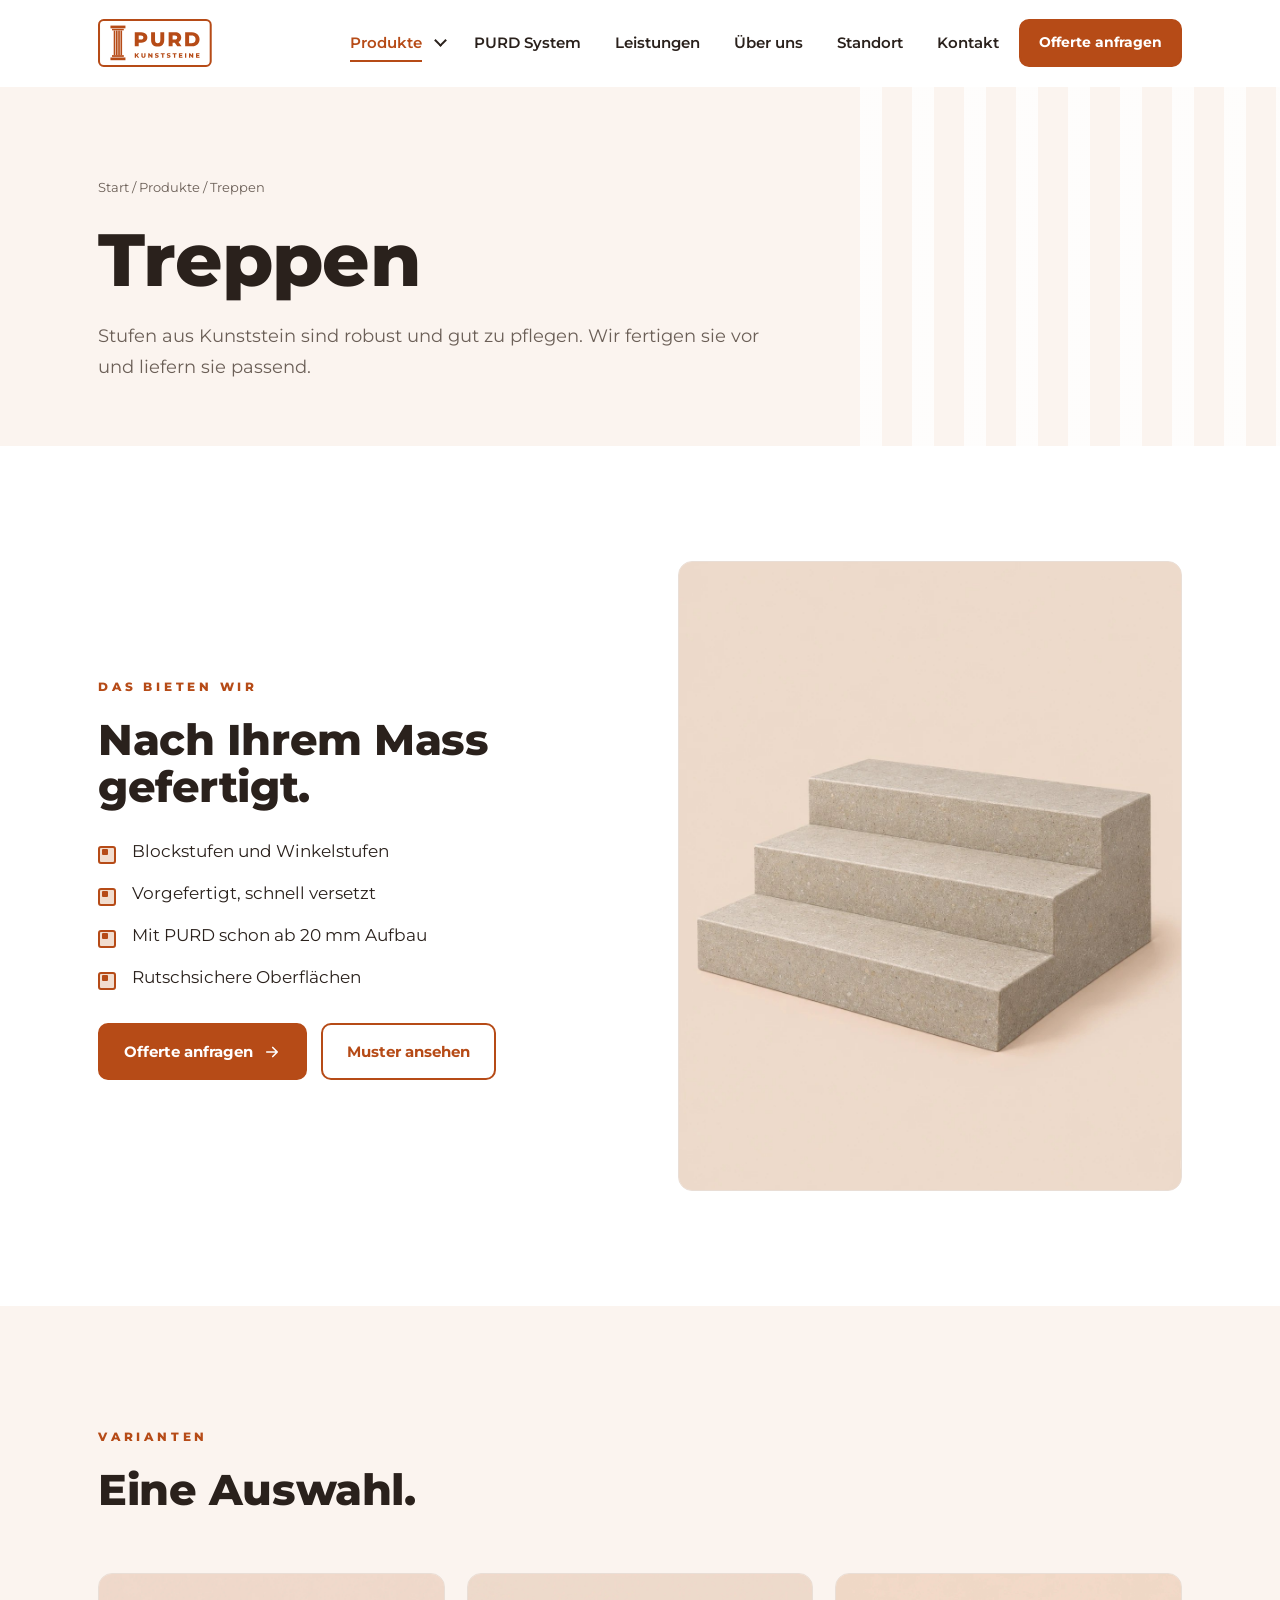
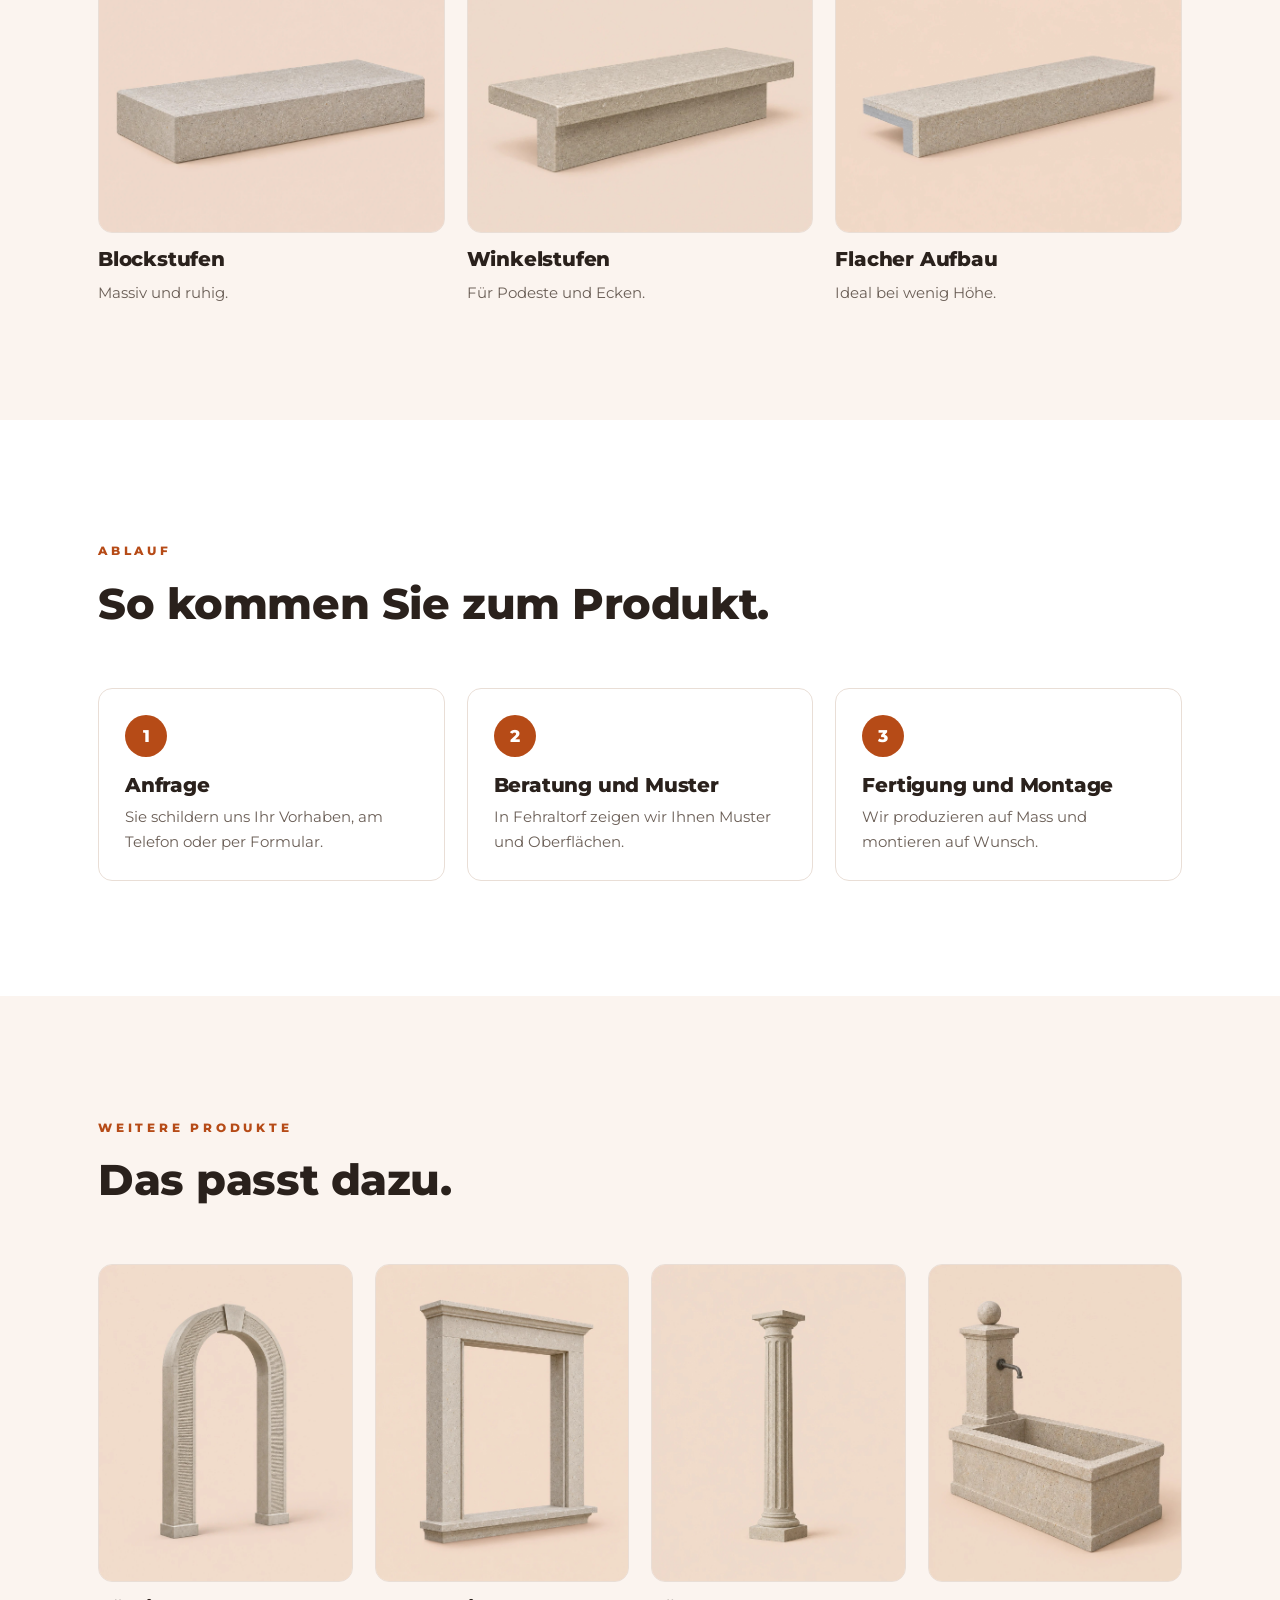
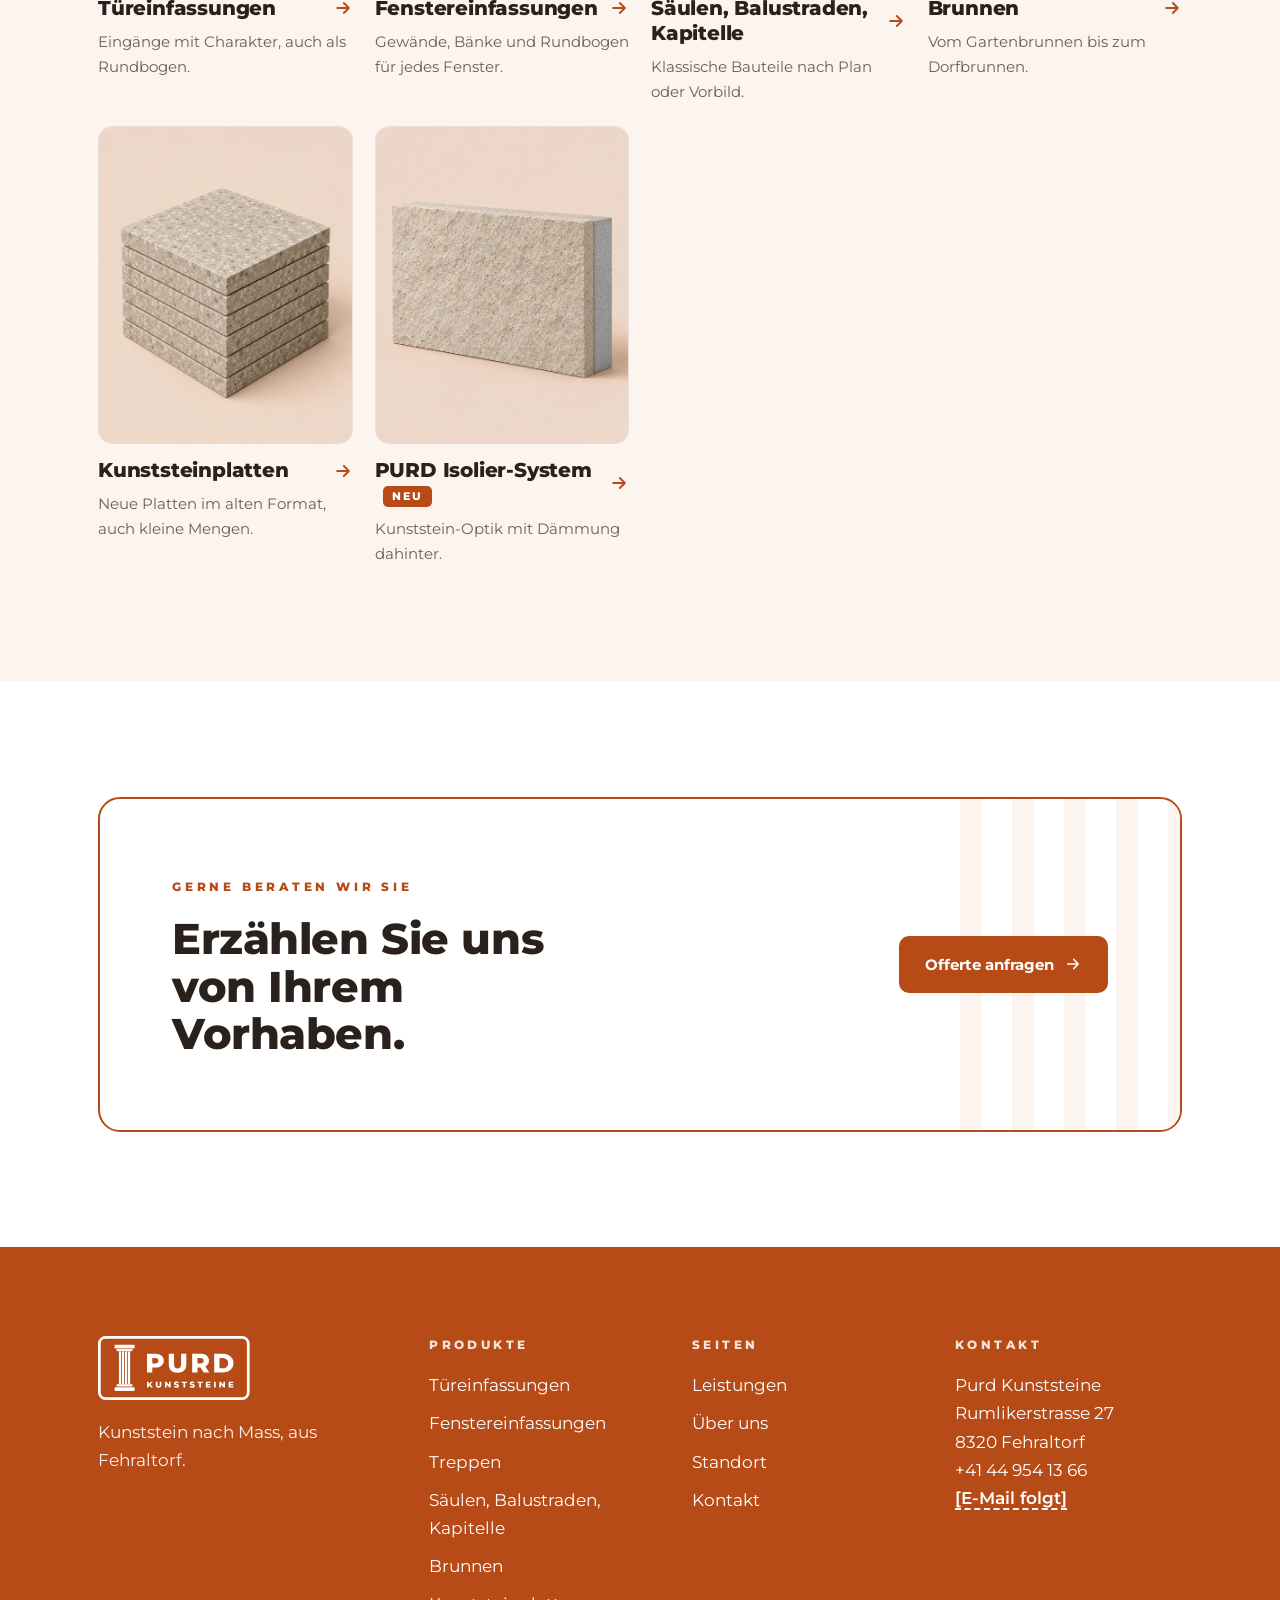
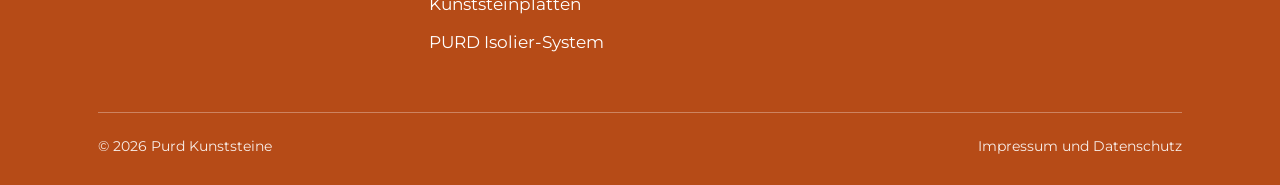
<file: produkt-treppen.html>
<!doctype html>
<html lang="de-CH">
<head>
<meta name="robots" content="noindex, nofollow">
<meta charset="utf-8">
<meta name="viewport" content="width=device-width,initial-scale=1">
<title>Treppen | Purd Kunststeine</title>
<meta name="description" content="Stufen aus Kunststein sind robust und gut zu pflegen. Wir fertigen sie vor und liefern sie passend.">
<meta name="theme-color" content="#B64B17">
<link rel="icon" href="mark.svg" type="image/svg+xml">
<link rel="preconnect" href="https://fonts.googleapis.com"><link rel="preconnect" href="https://fonts.gstatic.com" crossorigin>
<link href="https://fonts.googleapis.com/css2?family=Montserrat:wght@400;500;600;700;800&display=swap" rel="stylesheet">
<link rel="stylesheet" href="style.css">
<script>document.documentElement.className='js'</script>
</head>
<body>
<a class="skip" href="#main">Zum Inhalt springen</a>
<header class="hd"><div class="wrap">
<a class="brand" href="index.html" aria-label="Purd Kunststeine, Startseite"><svg xmlns="http://www.w3.org/2000/svg" viewBox="42 38 1123 474" role="img" aria-label="Purd Kunststeine"><path stroke-width="20" fill="none" stroke="currentColor" d="M98 48H1109C1134.429 48 1155 68.5712 1155 94V456C1155 481.4288 1134.429 502 1109 502H98C72.5712 502 52 481.4288 52 456V94C52 68.5712 72.5712 48 98 48Z"/><path d="M165 103H313V130H165Z" fill="currentColor"/><path d="M180 135H297V150H180Z" fill="currentColor"/><path d="M180 395H297V412H180Z" fill="currentColor"/><path d="M165 418H313V445H165Z" fill="currentColor"/><path d="M197 152H213.25V395H197Z" fill="currentColor"/><path d="M219.25 152H235.5V395H219.25Z" fill="currentColor"/><path d="M241.5 152H257.75V395H241.5Z" fill="currentColor"/><path d="M263.75 152H280V395H263.75Z" fill="currentColor"/><path d="M405 308V170H468.09C480.7033 170 491.5767 172.0367 500.71 176.11 509.8433 180.1833 516.91 186.0667 521.91 193.76 526.9033 201.4467 529.4 210.5467 529.4 221.06 529.4 231.44 526.9033 240.4433 521.91 248.07 516.91 255.69 509.8433 261.57 500.71 265.71 491.5767 269.85 480.7033 271.92 468.09 271.92H444.03V308ZM444.03 241.17H465.72C473.8667 241.17 479.9467 239.3967 483.96 235.85 487.9667 232.2967 489.97 227.3667 489.97 221.06 489.97 214.62 487.9667 209.6267 483.96 206.08 479.9467 202.5267 473.8667 200.75 465.72 200.75H444.03ZM631.15 310.76C610.7767 310.76 594.8733 305.1733 583.44 294 572.0067 282.8333 566.29 266.9967 566.29 246.49V170H605.32V245.31C605.32 257.1367 607.6533 265.6133 612.32 270.74 616.9867 275.8667 623.3933 278.43 631.54 278.43 639.6867 278.43 646.06 275.8667 650.66 270.74 655.26 265.6133 657.56 257.1367 657.56 245.31V170H696.01V246.49C696.01 266.9967 690.2933 282.8333 678.86 294 667.42 305.1733 651.5167 310.76 631.15 310.76ZM739.6 308V170H801.31C821.4167 170 836.89 174.5667 847.73 183.7 858.5767 192.8333 864 205.2867 864 221.06 864 231.44 861.5033 240.3767 856.51 247.87 851.7767 255.0967 845.27 260.6833 836.99 264.63L866.76 308H824.96L799.93 271.33H778.64V308ZM778.64 241.17H800.32C808.4667 241.17 814.5467 239.3967 818.56 235.85 822.5667 232.2967 824.57 227.3667 824.57 221.06 824.57 214.62 822.5667 209.6267 818.56 206.08 814.5467 202.5267 808.4667 200.75 800.32 200.75H778.64ZM902.66 308V170H967.92C983.1667 170 996.57 172.8267 1008.13 178.48 1019.697 184.1267 1028.733 192.0767 1035.24 202.33 1041.747 212.5833 1045 224.8067 1045 239 1045 253.06 1041.747 265.25 1035.24 275.57 1028.733 285.89 1019.697 293.8733 1008.13 299.52 996.57 305.1733 983.1667 308 967.92 308ZM941.7 276.85H966.34C974.2267 276.85 981.0933 275.3733 986.94 272.42 992.7867 269.46 997.3533 265.12 1000.64 259.4 1003.927 253.6867 1005.57 246.8867 1005.57 239 1005.57 230.98 1003.927 224.1467 1000.64 218.5 997.3533 212.8467 992.7867 208.54 986.94 205.58 981.0933 202.6267 974.2267 201.15 966.34 201.15H941.7Z" fill="currentColor"/><path d="M405 420V376H417.32V394.29L434.35 376H448.06L430.08 395.49 449 420H434.54L421.97 404.03 417.32 409V420ZM490.77 420.88C484.27 420.88 479.2 419.1 475.56 415.54 471.9133 411.9733 470.09 406.9233 470.09 400.39V376H482.53V400.01C482.53 403.7833 483.2733 406.4867 484.76 408.12 486.2533 409.7533 488.2967 410.57 490.89 410.57 493.49 410.57 495.5233 409.7533 496.99 408.12 498.4567 406.4867 499.19 403.7833 499.19 400.01V376H511.45V400.39C511.45 406.9233 509.6267 411.9733 505.98 415.54 502.3333 419.1 497.2633 420.88 490.77 420.88ZM538.07 420V376H548.31L567.73 399.45V376H579.93V420H569.68L550.26 396.55V420ZM622.39 420.88C618.7833 420.88 615.3167 420.43 611.99 419.53 608.6567 418.63 605.9433 417.4667 603.85 416.04L607.93 406.86C609.9033 408.12 612.1767 409.1567 614.75 409.97 617.33 410.79 619.8967 411.2 622.45 411.2 624.17 411.2 625.5533 411.0433 626.6 410.73 627.6467 410.4167 628.41 409.9967 628.89 409.47 629.3767 408.95 629.62 408.3333 629.62 407.62 629.62 406.6133 629.1567 405.8167 628.23 405.23 627.31 404.6433 626.1167 404.16 624.65 403.78 623.1833 403.4067 621.56 403.03 619.78 402.65 618 402.2767 616.22 401.7967 614.44 401.21 612.66 400.6233 611.0367 399.8567 609.57 398.91 608.1033 397.97 606.9067 396.7333 605.98 395.2 605.06 393.6733 604.6 391.7367 604.6 389.39 604.6 386.75 605.3233 384.36 606.77 382.22 608.2167 380.0867 610.3833 378.37 613.27 377.07 616.1633 375.77 619.77 375.12 624.09 375.12 626.9767 375.12 629.8133 375.4433 632.6 376.09 635.3867 376.7433 637.87 377.6967 640.05 378.95L636.22 388.19C634.12 387.0633 632.0433 386.2167 629.99 385.65 627.9367 385.0833 625.9467 384.8 624.02 384.8 622.3067 384.8 620.9233 384.9767 619.87 385.33 618.8233 385.69 618.07 386.1633 617.61 386.75 617.15 387.3367 616.92 388.0067 616.92 388.76 616.92 389.7267 617.37 390.49 618.27 391.05 619.17 391.6167 620.3633 392.08 621.85 392.44 623.3433 392.7933 624.98 393.16 626.76 393.54 628.54 393.9133 630.32 394.3833 632.1 394.95 633.88 395.5167 635.5033 396.27 636.97 397.21 638.4367 398.1567 639.62 399.3933 640.52 400.92 641.42 402.4533 641.87 404.37 641.87 406.67 641.87 409.23 641.15 411.59 639.71 413.75 638.2633 415.9033 636.1033 417.63 633.23 418.93 630.3633 420.23 626.75 420.88 622.39 420.88ZM675.16 420V385.87H661.64V376H701.05V385.87H687.6V420ZM739.36 420.88C735.76 420.88 732.2933 420.43 728.96 419.53 725.6267 418.63 722.9133 417.4667 720.82 416.04L724.91 406.86C726.8767 408.12 729.15 409.1567 731.73 409.97 734.3033 410.79 736.87 411.2 739.43 411.2 741.1433 411.2 742.5233 411.0433 743.57 410.73 744.6233 410.4167 745.39 409.9967 745.87 409.47 746.35 408.95 746.59 408.3333 746.59 407.62 746.59 406.6133 746.13 405.8167 745.21 405.23 744.29 404.6433 743.0967 404.16 741.63 403.78 740.1633 403.4067 738.5367 403.03 736.75 402.65 734.97 402.2767 733.19 401.7967 731.41 401.21 729.63 400.6233 728.0067 399.8567 726.54 398.91 725.0733 397.97 723.88 396.7333 722.96 395.2 722.0333 393.6733 721.57 391.7367 721.57 389.39 721.57 386.75 722.2933 384.36 723.74 382.22 725.1867 380.0867 727.3567 378.37 730.25 377.07 733.1433 375.77 736.7467 375.12 741.06 375.12 743.9533 375.12 746.7933 375.4433 749.58 376.09 752.3667 376.7433 754.85 377.6967 757.03 378.95L753.19 388.19C751.0967 387.0633 749.0233 386.2167 746.97 385.65 744.9167 385.0833 742.9267 384.8 741 384.8 739.28 384.8 737.8967 384.9767 736.85 385.33 735.8033 385.69 735.05 386.1633 734.59 386.75 734.1233 387.3367 733.89 388.0067 733.89 388.76 733.89 389.7267 734.3433 390.49 735.25 391.05 736.15 391.6167 737.3433 392.08 738.83 392.44 740.3167 392.7933 741.95 393.16 743.73 393.54 745.51 393.9133 747.29 394.3833 749.07 394.95 750.8567 395.5167 752.4833 396.27 753.95 397.21 755.4167 398.1567 756.6 399.3933 757.5 400.92 758.4 402.4533 758.85 404.37 758.85 406.67 758.85 409.23 758.1267 411.59 756.68 413.75 755.2333 415.9033 753.0767 417.63 750.21 418.93 747.3367 420.23 743.72 420.88 739.36 420.88ZM792.13 420V385.87H778.62V376H818.03V385.87H804.58V420ZM840.87 420V376H875.38V385.62H853.19V393.03H872.74V402.34H853.19V410.38H876.2V420ZM901.31 420V376H913.76V420ZM940.82 420V376H951.06L970.48 399.45V376H982.68V420H972.43L953.01 396.55V420ZM1009.67 420V376H1044.18V385.62H1021.99V393.03H1041.54V402.34H1021.99V410.38H1045V420Z" fill="currentColor"/></svg></a>
<button class="burger" aria-label="Menü" aria-expanded="false" aria-controls="nav"><span></span><span></span><span></span></button>
<nav class="nav" id="nav" aria-label="Hauptnavigation"><div class="dd"><a class="l" href="produkte.html" aria-current="page">Produkte</a><button class="chev" aria-label="Produkte aufklappen" aria-expanded="false"></button><div class="dd-m"><a href="produkt-tuereinfassungen.html">Türeinfassungen</a><a href="produkt-fenstereinfassungen.html">Fenstereinfassungen</a><a href="produkt-treppen.html">Treppen</a><a href="produkt-saeulen.html">Säulen, Balustraden, Kapitelle</a><a href="produkt-brunnen.html">Brunnen</a><a href="produkt-platten.html">Kunststeinplatten</a><a href="purd.html">PURD Isolier-System</a><a class="all" href="produkte.html">Alle Produkte</a></div></div><a class="l" href="purd.html">PURD System</a><a class="l" href="leistungen.html">Leistungen</a><a class="l" href="ueber-uns.html">Über uns</a><a class="l" href="standort.html">Standort</a><a class="l" href="kontakt.html">Kontakt</a><a class="btn sm" href="kontakt.html">Offerte anfragen</a></nav>
</div></header>
<main id="main">
<div class="ph-hd"><div class="wrap">
<p class="crumb"><a href="index.html">Start</a> / <a href="produkte.html">Produkte</a> / Treppen</p>
<h1 class="rv">Treppen</h1>
<p class="lead rv" style="--d:1;margin-top:20px">Stufen aus Kunststein sind robust und gut zu pflegen. Wir fertigen sie vor und liefern sie passend.</p>
</div></div>
<section><div class="wrap split">
<div class="rv l"><span class="eyebrow">Das bieten wir</span><h2>Nach Ihrem Mass gefertigt.</h2><ul class="list"><li>Blockstufen und Winkelstufen</li><li>Vorgefertigt, schnell versetzt</li><li>Mit PURD schon ab 20 mm Aufbau</li><li>Rutschsichere Oberflächen</li></ul>
<div style="margin-top:32px;display:flex;gap:14px;flex-wrap:wrap"><a class="btn" href="kontakt.html">Offerte anfragen <svg viewBox="0 0 24 24" fill="none" stroke="currentColor" stroke-width="2.2" stroke-linecap="round" stroke-linejoin="round" aria-hidden="true"><path d="M5 12h14M13 6l6 6-6 6"/></svg></a><a class="btn ghost" href="standort.html">Muster ansehen</a></div></div>
<div class="rv r" style="--d:1"><div class="img r4x5" role="img" aria-label="Treppen"><img src="bilder/produkt-treppen.jpg" alt="" loading="lazy" onerror="this.remove()"><span>Hauptbild Treppen</span></div></div>
</div></section>
<section class="tint"><div class="wrap">
<div class="sec-head rv"><span class="eyebrow">Varianten</span><h2>Eine Auswahl.</h2></div>
<div class="grid auto"><div class="tile rv" style="--d:0"><div class="img " role="img" aria-label="Blockstufen"><img src="bilder/produkt-treppen-1.jpg" alt="" loading="lazy" onerror="this.remove()"><span>Bild folgt</span></div><h3><span>Blockstufen</span></h3><p>Massiv und ruhig.</p></div><div class="tile rv" style="--d:1"><div class="img " role="img" aria-label="Winkelstufen"><img src="bilder/produkt-treppen-2.jpg" alt="" loading="lazy" onerror="this.remove()"><span>Bild folgt</span></div><h3><span>Winkelstufen</span></h3><p>Für Podeste und Ecken.</p></div><div class="tile rv" style="--d:2"><div class="img " role="img" aria-label="Flacher Aufbau"><img src="bilder/produkt-treppen-3.jpg" alt="" loading="lazy" onerror="this.remove()"><span>Bild folgt</span></div><h3><span>Flacher Aufbau</span></h3><p>Ideal bei wenig Höhe.</p></div></div>
</div></section>
<section class="rep"><div class="wrap"><div class="sec-head rv"><span class="eyebrow">Ablauf</span><h2>So kommen Sie zum Produkt.</h2></div><div class="steps">
<div class="step rv"><h3>Anfrage</h3><p>Sie schildern uns Ihr Vorhaben, am Telefon oder per Formular.</p></div>
<div class="step rv" style="--d:1"><h3>Beratung und Muster</h3><p>In Fehraltorf zeigen wir Ihnen Muster und Oberflächen.</p></div>
<div class="step rv" style="--d:2"><h3>Fertigung und Montage</h3><p>Wir produzieren auf Mass und montieren auf Wunsch.</p></div>
</div></div></section>
<section class="tint rep"><div class="wrap"><div class="sec-head rv"><span class="eyebrow">Weitere Produkte</span><h2>Das passt dazu.</h2></div>
<div class="grid g4"><a style="--d:0" class="tile rv pt" href="produkt-tuereinfassungen.html"><div class="img " role="img" aria-label="Türeinfassungen"><img src="bilder/produkt-tuereinfassungen.jpg" alt="" loading="lazy" onerror="this.remove()"><span>Bild folgt</span></div><h3><span>Türeinfassungen</span><svg viewBox="0 0 24 24" fill="none" stroke="currentColor" stroke-width="2.2" stroke-linecap="round" stroke-linejoin="round" aria-hidden="true"><path d="M5 12h14M13 6l6 6-6 6"/></svg></h3><p>Eingänge mit Charakter, auch als Rundbogen.</p></a><a style="--d:1" class="tile rv pt" href="produkt-fenstereinfassungen.html"><div class="img " role="img" aria-label="Fenstereinfassungen"><img src="bilder/produkt-fenstereinfassungen.jpg" alt="" loading="lazy" onerror="this.remove()"><span>Bild folgt</span></div><h3><span>Fenstereinfassungen</span><svg viewBox="0 0 24 24" fill="none" stroke="currentColor" stroke-width="2.2" stroke-linecap="round" stroke-linejoin="round" aria-hidden="true"><path d="M5 12h14M13 6l6 6-6 6"/></svg></h3><p>Gewände, Bänke und Rundbogen für jedes Fenster.</p></a><a style="--d:3" class="tile rv pt" href="produkt-saeulen.html"><div class="img " role="img" aria-label="Säulen, Balustraden, Kapitelle"><img src="bilder/produkt-saeulen.jpg" alt="" loading="lazy" onerror="this.remove()"><span>Bild folgt</span></div><h3><span>Säulen, Balustraden, Kapitelle</span><svg viewBox="0 0 24 24" fill="none" stroke="currentColor" stroke-width="2.2" stroke-linecap="round" stroke-linejoin="round" aria-hidden="true"><path d="M5 12h14M13 6l6 6-6 6"/></svg></h3><p>Klassische Bauteile nach Plan oder Vorbild.</p></a><a style="--d:0" class="tile rv pt" href="produkt-brunnen.html"><div class="img " role="img" aria-label="Brunnen"><img src="bilder/produkt-brunnen.jpg" alt="" loading="lazy" onerror="this.remove()"><span>Bild folgt</span></div><h3><span>Brunnen</span><svg viewBox="0 0 24 24" fill="none" stroke="currentColor" stroke-width="2.2" stroke-linecap="round" stroke-linejoin="round" aria-hidden="true"><path d="M5 12h14M13 6l6 6-6 6"/></svg></h3><p>Vom Gartenbrunnen bis zum Dorfbrunnen.</p></a><a style="--d:1" class="tile rv pt" href="produkt-platten.html"><div class="img " role="img" aria-label="Kunststeinplatten"><img src="bilder/produkt-platten.jpg" alt="" loading="lazy" onerror="this.remove()"><span>Bild folgt</span></div><h3><span>Kunststeinplatten</span><svg viewBox="0 0 24 24" fill="none" stroke="currentColor" stroke-width="2.2" stroke-linecap="round" stroke-linejoin="round" aria-hidden="true"><path d="M5 12h14M13 6l6 6-6 6"/></svg></h3><p>Neue Platten im alten Format, auch kleine Mengen.</p></a><a class="tile rv pt" href="purd.html"><div class="img " role="img" aria-label="PURD Isolier-System"><img src="bilder/produkt-purd.jpg" alt="" loading="lazy" onerror="this.remove()"><span>Bild folgt</span></div><h3><span>PURD Isolier-System<span class="badge">Neu</span></span><svg viewBox="0 0 24 24" fill="none" stroke="currentColor" stroke-width="2.2" stroke-linecap="round" stroke-linejoin="round" aria-hidden="true"><path d="M5 12h14M13 6l6 6-6 6"/></svg></h3><p>Kunststein-Optik mit Dämmung dahinter.</p></a></div></div></section>
<section class="rep"><div class="wrap"><div class="cta rv">
<div><span class="eyebrow">Gerne beraten wir Sie</span><h2>Erzählen Sie uns von Ihrem Vorhaben.</h2></div>
<a class="btn" href="kontakt.html">Offerte anfragen <svg viewBox="0 0 24 24" fill="none" stroke="currentColor" stroke-width="2.2" stroke-linecap="round" stroke-linejoin="round" aria-hidden="true"><path d="M5 12h14M13 6l6 6-6 6"/></svg></a>
</div></div></section>

</main>
<footer class="ft"><div class="wrap">
<div class="top">
<div class="logo"><svg xmlns="http://www.w3.org/2000/svg" viewBox="42 38 1123 474" role="img" aria-label="Purd Kunststeine"><path stroke-width="20" fill="none" stroke="currentColor" d="M98 48H1109C1134.429 48 1155 68.5712 1155 94V456C1155 481.4288 1134.429 502 1109 502H98C72.5712 502 52 481.4288 52 456V94C52 68.5712 72.5712 48 98 48Z"/><path d="M165 103H313V130H165Z" fill="currentColor"/><path d="M180 135H297V150H180Z" fill="currentColor"/><path d="M180 395H297V412H180Z" fill="currentColor"/><path d="M165 418H313V445H165Z" fill="currentColor"/><path d="M197 152H213.25V395H197Z" fill="currentColor"/><path d="M219.25 152H235.5V395H219.25Z" fill="currentColor"/><path d="M241.5 152H257.75V395H241.5Z" fill="currentColor"/><path d="M263.75 152H280V395H263.75Z" fill="currentColor"/><path d="M405 308V170H468.09C480.7033 170 491.5767 172.0367 500.71 176.11 509.8433 180.1833 516.91 186.0667 521.91 193.76 526.9033 201.4467 529.4 210.5467 529.4 221.06 529.4 231.44 526.9033 240.4433 521.91 248.07 516.91 255.69 509.8433 261.57 500.71 265.71 491.5767 269.85 480.7033 271.92 468.09 271.92H444.03V308ZM444.03 241.17H465.72C473.8667 241.17 479.9467 239.3967 483.96 235.85 487.9667 232.2967 489.97 227.3667 489.97 221.06 489.97 214.62 487.9667 209.6267 483.96 206.08 479.9467 202.5267 473.8667 200.75 465.72 200.75H444.03ZM631.15 310.76C610.7767 310.76 594.8733 305.1733 583.44 294 572.0067 282.8333 566.29 266.9967 566.29 246.49V170H605.32V245.31C605.32 257.1367 607.6533 265.6133 612.32 270.74 616.9867 275.8667 623.3933 278.43 631.54 278.43 639.6867 278.43 646.06 275.8667 650.66 270.74 655.26 265.6133 657.56 257.1367 657.56 245.31V170H696.01V246.49C696.01 266.9967 690.2933 282.8333 678.86 294 667.42 305.1733 651.5167 310.76 631.15 310.76ZM739.6 308V170H801.31C821.4167 170 836.89 174.5667 847.73 183.7 858.5767 192.8333 864 205.2867 864 221.06 864 231.44 861.5033 240.3767 856.51 247.87 851.7767 255.0967 845.27 260.6833 836.99 264.63L866.76 308H824.96L799.93 271.33H778.64V308ZM778.64 241.17H800.32C808.4667 241.17 814.5467 239.3967 818.56 235.85 822.5667 232.2967 824.57 227.3667 824.57 221.06 824.57 214.62 822.5667 209.6267 818.56 206.08 814.5467 202.5267 808.4667 200.75 800.32 200.75H778.64ZM902.66 308V170H967.92C983.1667 170 996.57 172.8267 1008.13 178.48 1019.697 184.1267 1028.733 192.0767 1035.24 202.33 1041.747 212.5833 1045 224.8067 1045 239 1045 253.06 1041.747 265.25 1035.24 275.57 1028.733 285.89 1019.697 293.8733 1008.13 299.52 996.57 305.1733 983.1667 308 967.92 308ZM941.7 276.85H966.34C974.2267 276.85 981.0933 275.3733 986.94 272.42 992.7867 269.46 997.3533 265.12 1000.64 259.4 1003.927 253.6867 1005.57 246.8867 1005.57 239 1005.57 230.98 1003.927 224.1467 1000.64 218.5 997.3533 212.8467 992.7867 208.54 986.94 205.58 981.0933 202.6267 974.2267 201.15 966.34 201.15H941.7Z" fill="currentColor"/><path d="M405 420V376H417.32V394.29L434.35 376H448.06L430.08 395.49 449 420H434.54L421.97 404.03 417.32 409V420ZM490.77 420.88C484.27 420.88 479.2 419.1 475.56 415.54 471.9133 411.9733 470.09 406.9233 470.09 400.39V376H482.53V400.01C482.53 403.7833 483.2733 406.4867 484.76 408.12 486.2533 409.7533 488.2967 410.57 490.89 410.57 493.49 410.57 495.5233 409.7533 496.99 408.12 498.4567 406.4867 499.19 403.7833 499.19 400.01V376H511.45V400.39C511.45 406.9233 509.6267 411.9733 505.98 415.54 502.3333 419.1 497.2633 420.88 490.77 420.88ZM538.07 420V376H548.31L567.73 399.45V376H579.93V420H569.68L550.26 396.55V420ZM622.39 420.88C618.7833 420.88 615.3167 420.43 611.99 419.53 608.6567 418.63 605.9433 417.4667 603.85 416.04L607.93 406.86C609.9033 408.12 612.1767 409.1567 614.75 409.97 617.33 410.79 619.8967 411.2 622.45 411.2 624.17 411.2 625.5533 411.0433 626.6 410.73 627.6467 410.4167 628.41 409.9967 628.89 409.47 629.3767 408.95 629.62 408.3333 629.62 407.62 629.62 406.6133 629.1567 405.8167 628.23 405.23 627.31 404.6433 626.1167 404.16 624.65 403.78 623.1833 403.4067 621.56 403.03 619.78 402.65 618 402.2767 616.22 401.7967 614.44 401.21 612.66 400.6233 611.0367 399.8567 609.57 398.91 608.1033 397.97 606.9067 396.7333 605.98 395.2 605.06 393.6733 604.6 391.7367 604.6 389.39 604.6 386.75 605.3233 384.36 606.77 382.22 608.2167 380.0867 610.3833 378.37 613.27 377.07 616.1633 375.77 619.77 375.12 624.09 375.12 626.9767 375.12 629.8133 375.4433 632.6 376.09 635.3867 376.7433 637.87 377.6967 640.05 378.95L636.22 388.19C634.12 387.0633 632.0433 386.2167 629.99 385.65 627.9367 385.0833 625.9467 384.8 624.02 384.8 622.3067 384.8 620.9233 384.9767 619.87 385.33 618.8233 385.69 618.07 386.1633 617.61 386.75 617.15 387.3367 616.92 388.0067 616.92 388.76 616.92 389.7267 617.37 390.49 618.27 391.05 619.17 391.6167 620.3633 392.08 621.85 392.44 623.3433 392.7933 624.98 393.16 626.76 393.54 628.54 393.9133 630.32 394.3833 632.1 394.95 633.88 395.5167 635.5033 396.27 636.97 397.21 638.4367 398.1567 639.62 399.3933 640.52 400.92 641.42 402.4533 641.87 404.37 641.87 406.67 641.87 409.23 641.15 411.59 639.71 413.75 638.2633 415.9033 636.1033 417.63 633.23 418.93 630.3633 420.23 626.75 420.88 622.39 420.88ZM675.16 420V385.87H661.64V376H701.05V385.87H687.6V420ZM739.36 420.88C735.76 420.88 732.2933 420.43 728.96 419.53 725.6267 418.63 722.9133 417.4667 720.82 416.04L724.91 406.86C726.8767 408.12 729.15 409.1567 731.73 409.97 734.3033 410.79 736.87 411.2 739.43 411.2 741.1433 411.2 742.5233 411.0433 743.57 410.73 744.6233 410.4167 745.39 409.9967 745.87 409.47 746.35 408.95 746.59 408.3333 746.59 407.62 746.59 406.6133 746.13 405.8167 745.21 405.23 744.29 404.6433 743.0967 404.16 741.63 403.78 740.1633 403.4067 738.5367 403.03 736.75 402.65 734.97 402.2767 733.19 401.7967 731.41 401.21 729.63 400.6233 728.0067 399.8567 726.54 398.91 725.0733 397.97 723.88 396.7333 722.96 395.2 722.0333 393.6733 721.57 391.7367 721.57 389.39 721.57 386.75 722.2933 384.36 723.74 382.22 725.1867 380.0867 727.3567 378.37 730.25 377.07 733.1433 375.77 736.7467 375.12 741.06 375.12 743.9533 375.12 746.7933 375.4433 749.58 376.09 752.3667 376.7433 754.85 377.6967 757.03 378.95L753.19 388.19C751.0967 387.0633 749.0233 386.2167 746.97 385.65 744.9167 385.0833 742.9267 384.8 741 384.8 739.28 384.8 737.8967 384.9767 736.85 385.33 735.8033 385.69 735.05 386.1633 734.59 386.75 734.1233 387.3367 733.89 388.0067 733.89 388.76 733.89 389.7267 734.3433 390.49 735.25 391.05 736.15 391.6167 737.3433 392.08 738.83 392.44 740.3167 392.7933 741.95 393.16 743.73 393.54 745.51 393.9133 747.29 394.3833 749.07 394.95 750.8567 395.5167 752.4833 396.27 753.95 397.21 755.4167 398.1567 756.6 399.3933 757.5 400.92 758.4 402.4533 758.85 404.37 758.85 406.67 758.85 409.23 758.1267 411.59 756.68 413.75 755.2333 415.9033 753.0767 417.63 750.21 418.93 747.3367 420.23 743.72 420.88 739.36 420.88ZM792.13 420V385.87H778.62V376H818.03V385.87H804.58V420ZM840.87 420V376H875.38V385.62H853.19V393.03H872.74V402.34H853.19V410.38H876.2V420ZM901.31 420V376H913.76V420ZM940.82 420V376H951.06L970.48 399.45V376H982.68V420H972.43L953.01 396.55V420ZM1009.67 420V376H1044.18V385.62H1021.99V393.03H1041.54V402.34H1021.99V410.38H1045V420Z" fill="currentColor"/></svg><p style="margin-top:18px;max-width:30ch;opacity:.92">Kunststein nach Mass, aus Fehraltorf.</p></div>
<div><h4>Produkte</h4><ul><li><a href="produkt-tuereinfassungen.html">Türeinfassungen</a></li><li><a href="produkt-fenstereinfassungen.html">Fenstereinfassungen</a></li><li><a href="produkt-treppen.html">Treppen</a></li><li><a href="produkt-saeulen.html">Säulen, Balustraden, Kapitelle</a></li><li><a href="produkt-brunnen.html">Brunnen</a></li><li><a href="produkt-platten.html">Kunststeinplatten</a></li><li><a href="purd.html">PURD Isolier-System</a></li></ul></div>
<div><h4>Seiten</h4><ul><li><a href="leistungen.html">Leistungen</a></li><li><a href="ueber-uns.html">Über uns</a></li><li><a href="standort.html">Standort</a></li><li><a href="kontakt.html">Kontakt</a></li></ul></div>
<div><h4>Kontakt</h4><p>Purd Kunststeine<br>Rumlikerstrasse 27<br>8320 Fehraltorf<br><a href="tel:+41449541366">+41 44 954 13 66</a><br><span class="ph">[E-Mail folgt]</span></p></div>
</div>
<div class="bot"><span>© <span id="yr">2026</span> Purd Kunststeine</span><span><a href="impressum.html">Impressum und Datenschutz</a></span></div>
</div></footer>
<script src="main.js"></script>
</body>
</html>
</file>
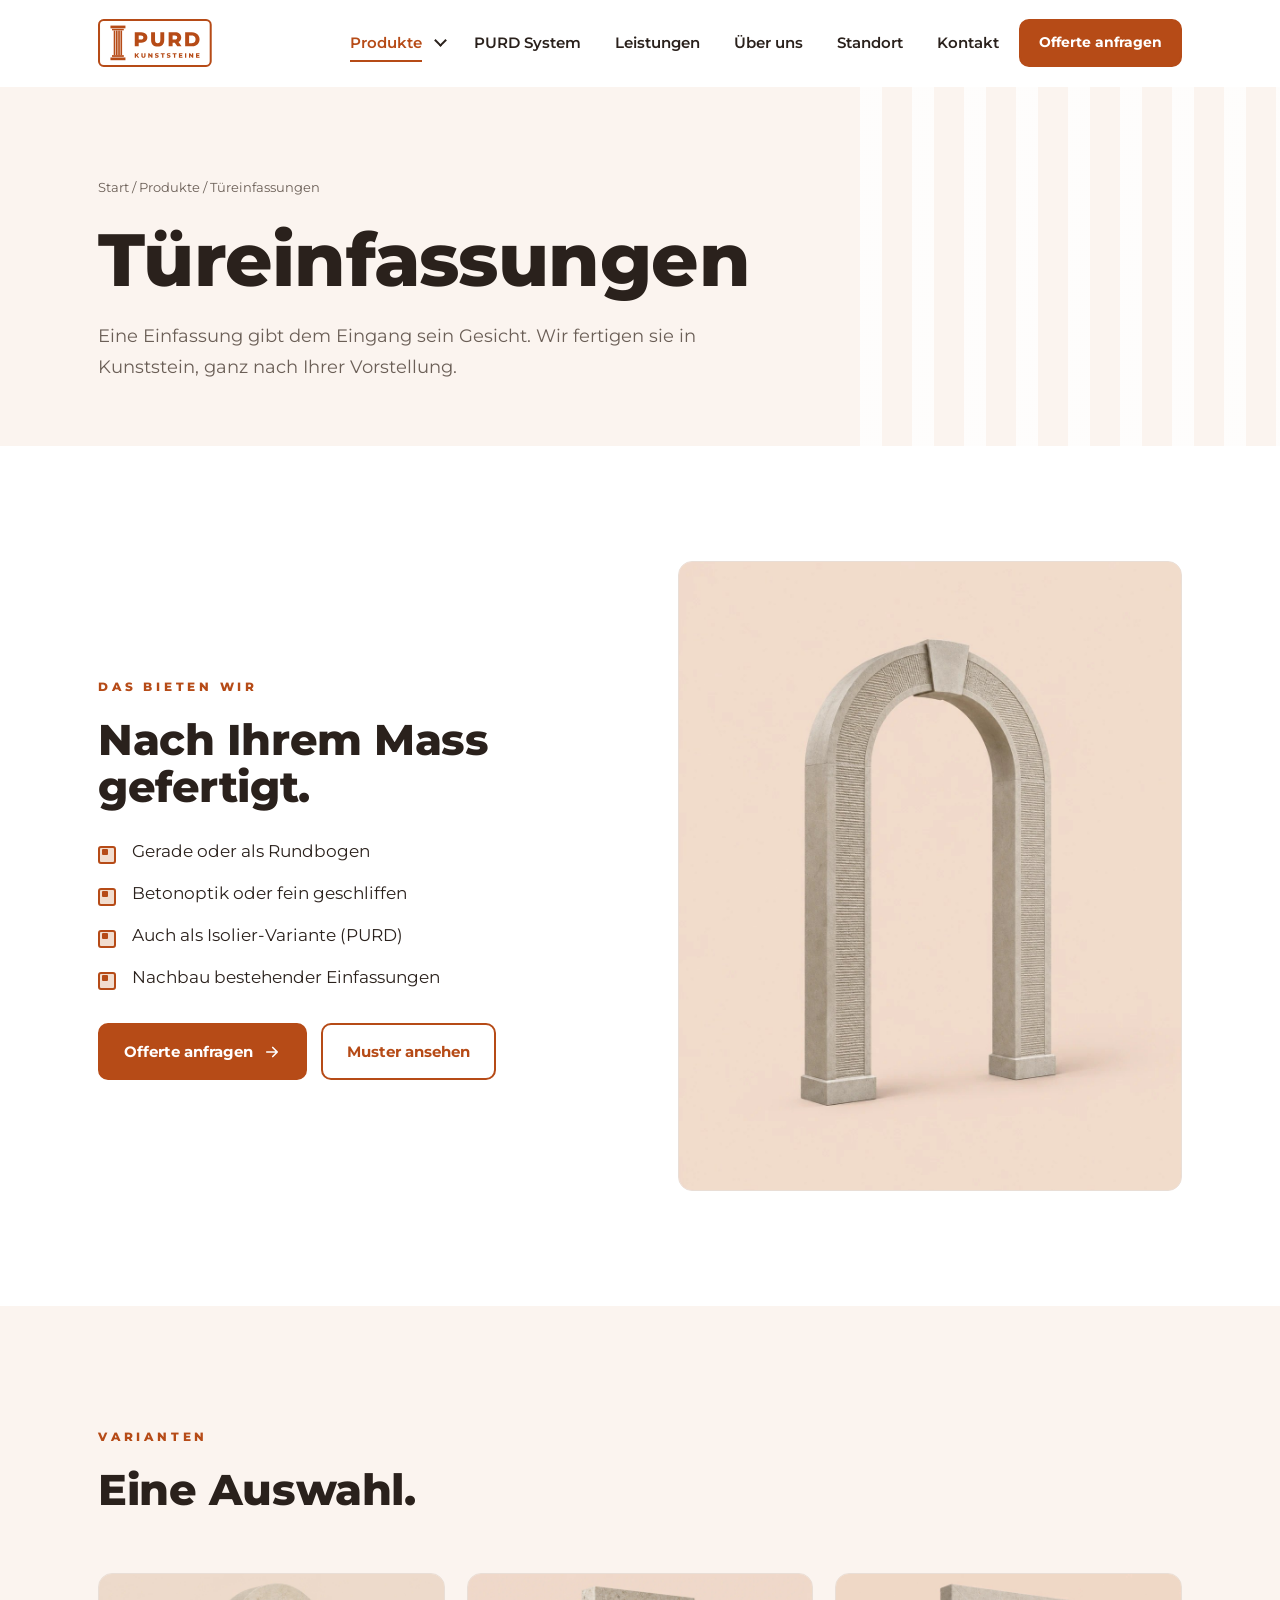
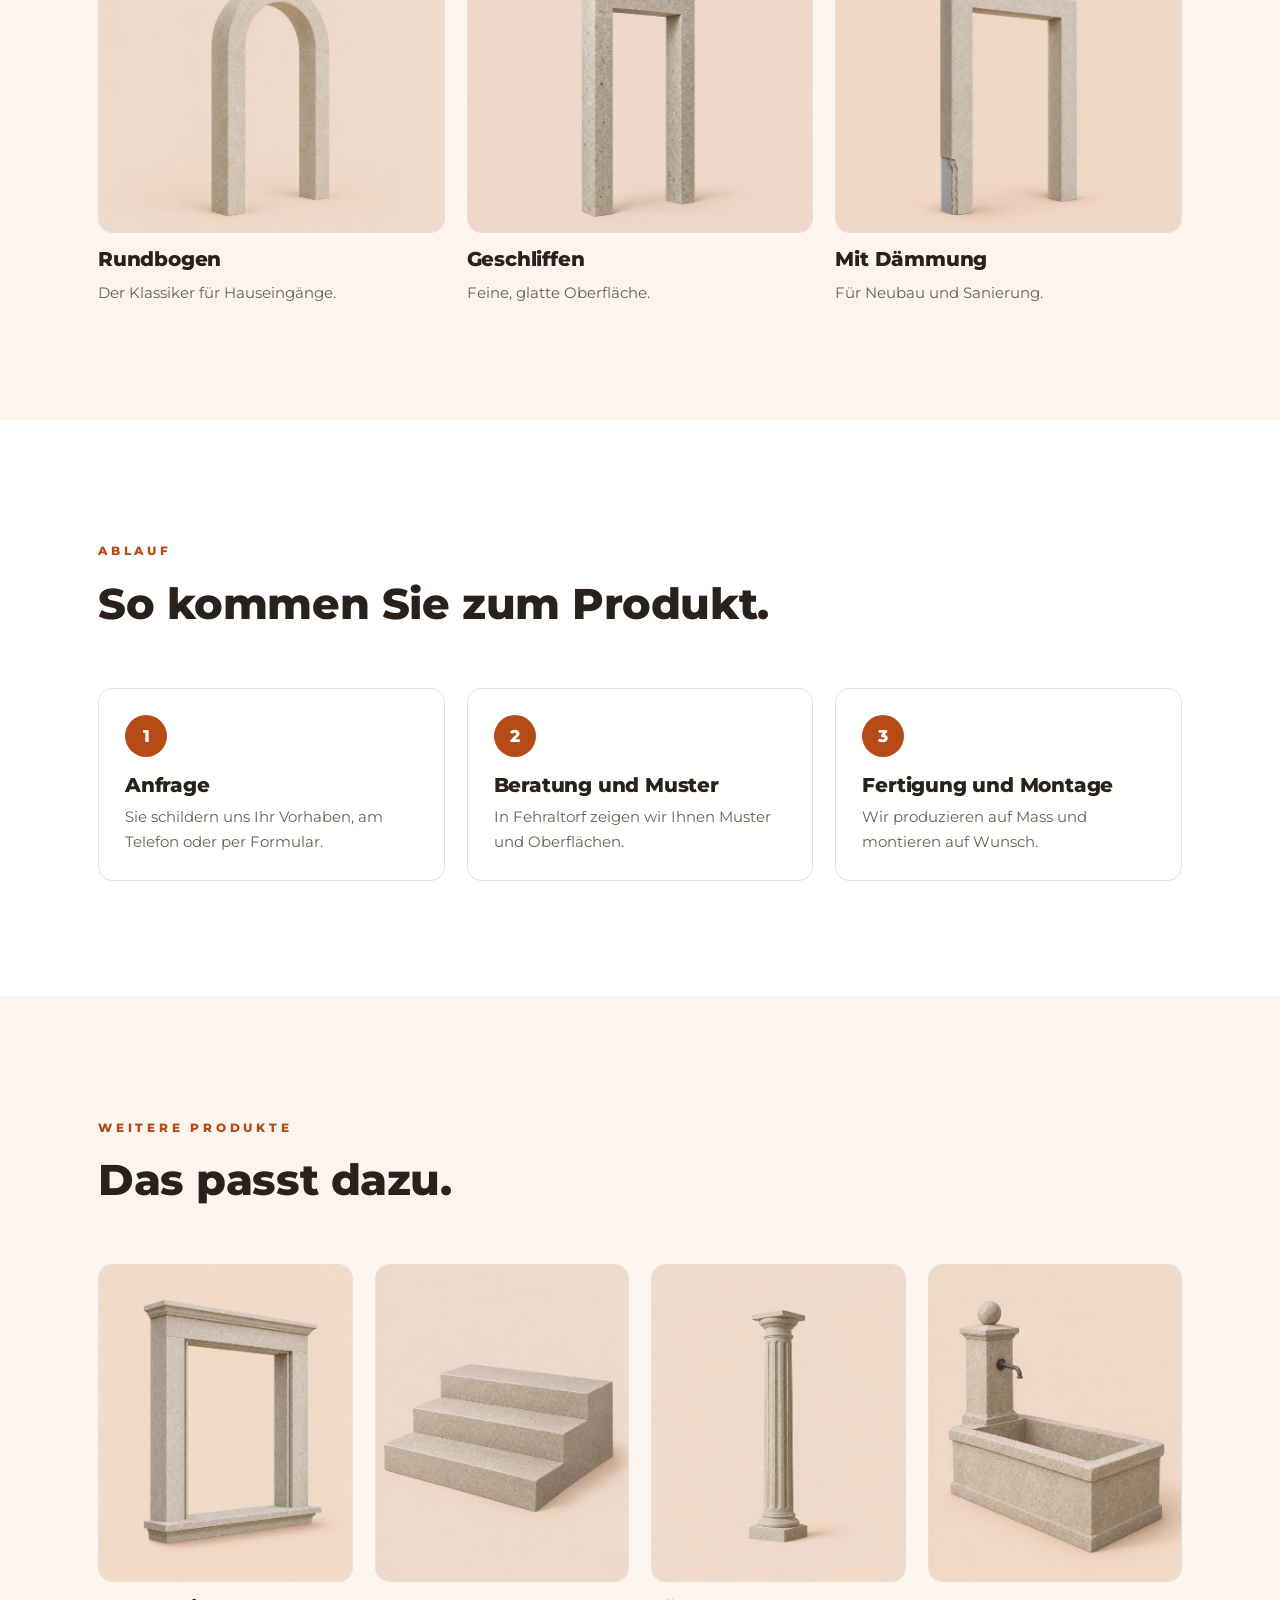
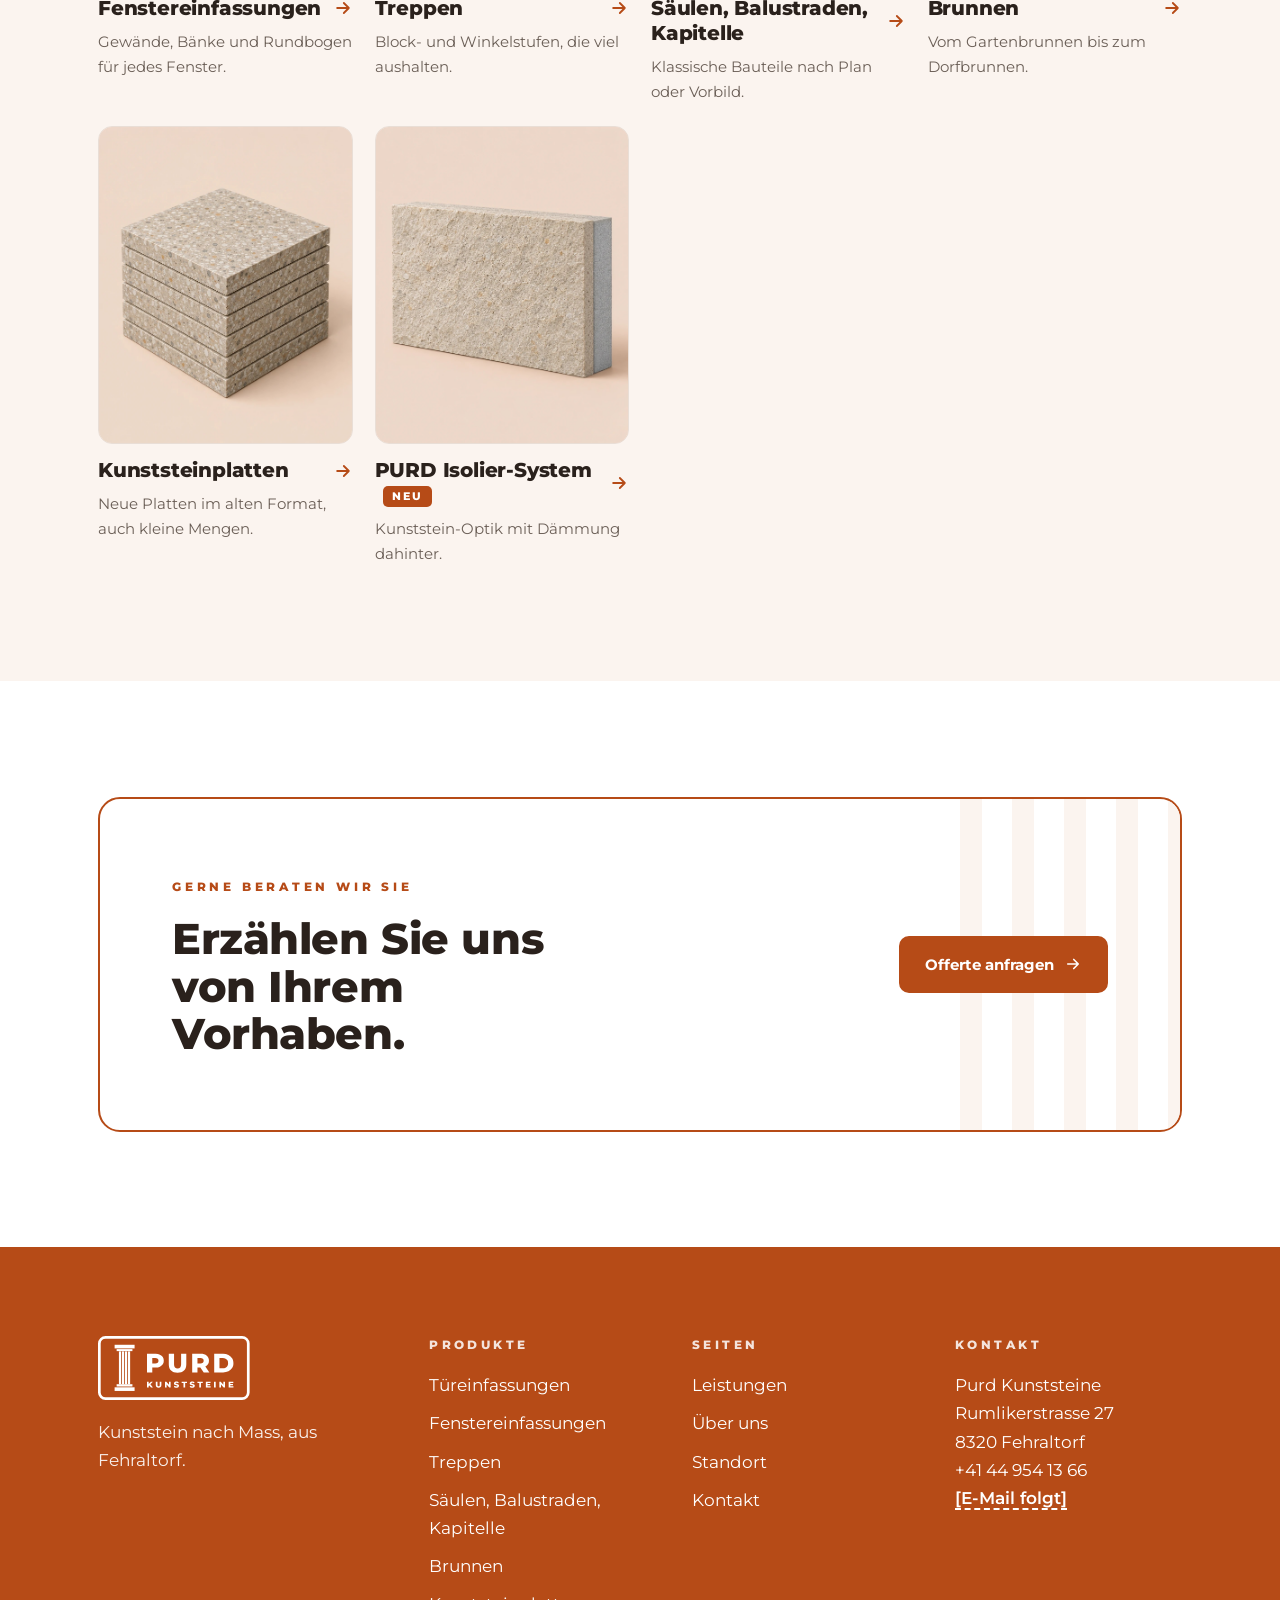
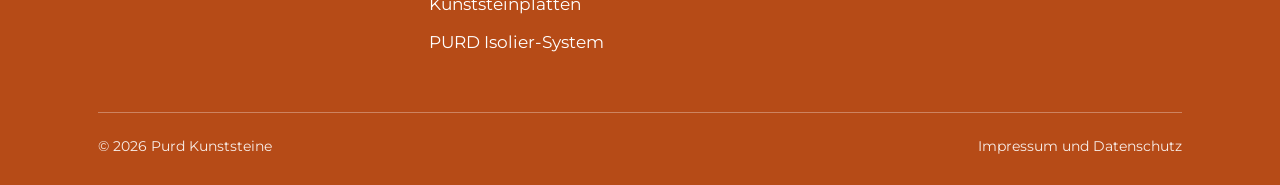
<file: produkt-tuereinfassungen.html>
<!doctype html>
<html lang="de-CH">
<head>
<meta name="robots" content="noindex, nofollow">
<meta charset="utf-8">
<meta name="viewport" content="width=device-width,initial-scale=1">
<title>Türeinfassungen | Purd Kunststeine</title>
<meta name="description" content="Eine Einfassung gibt dem Eingang sein Gesicht. Wir fertigen sie in Kunststein, ganz nach Ihrer Vorstellung.">
<meta name="theme-color" content="#B64B17">
<link rel="icon" href="mark.svg" type="image/svg+xml">
<link rel="preconnect" href="https://fonts.googleapis.com"><link rel="preconnect" href="https://fonts.gstatic.com" crossorigin>
<link href="https://fonts.googleapis.com/css2?family=Montserrat:wght@400;500;600;700;800&display=swap" rel="stylesheet">
<link rel="stylesheet" href="style.css">
<script>document.documentElement.className='js'</script>
</head>
<body>
<a class="skip" href="#main">Zum Inhalt springen</a>
<header class="hd"><div class="wrap">
<a class="brand" href="index.html" aria-label="Purd Kunststeine, Startseite"><svg xmlns="http://www.w3.org/2000/svg" viewBox="42 38 1123 474" role="img" aria-label="Purd Kunststeine"><path stroke-width="20" fill="none" stroke="currentColor" d="M98 48H1109C1134.429 48 1155 68.5712 1155 94V456C1155 481.4288 1134.429 502 1109 502H98C72.5712 502 52 481.4288 52 456V94C52 68.5712 72.5712 48 98 48Z"/><path d="M165 103H313V130H165Z" fill="currentColor"/><path d="M180 135H297V150H180Z" fill="currentColor"/><path d="M180 395H297V412H180Z" fill="currentColor"/><path d="M165 418H313V445H165Z" fill="currentColor"/><path d="M197 152H213.25V395H197Z" fill="currentColor"/><path d="M219.25 152H235.5V395H219.25Z" fill="currentColor"/><path d="M241.5 152H257.75V395H241.5Z" fill="currentColor"/><path d="M263.75 152H280V395H263.75Z" fill="currentColor"/><path d="M405 308V170H468.09C480.7033 170 491.5767 172.0367 500.71 176.11 509.8433 180.1833 516.91 186.0667 521.91 193.76 526.9033 201.4467 529.4 210.5467 529.4 221.06 529.4 231.44 526.9033 240.4433 521.91 248.07 516.91 255.69 509.8433 261.57 500.71 265.71 491.5767 269.85 480.7033 271.92 468.09 271.92H444.03V308ZM444.03 241.17H465.72C473.8667 241.17 479.9467 239.3967 483.96 235.85 487.9667 232.2967 489.97 227.3667 489.97 221.06 489.97 214.62 487.9667 209.6267 483.96 206.08 479.9467 202.5267 473.8667 200.75 465.72 200.75H444.03ZM631.15 310.76C610.7767 310.76 594.8733 305.1733 583.44 294 572.0067 282.8333 566.29 266.9967 566.29 246.49V170H605.32V245.31C605.32 257.1367 607.6533 265.6133 612.32 270.74 616.9867 275.8667 623.3933 278.43 631.54 278.43 639.6867 278.43 646.06 275.8667 650.66 270.74 655.26 265.6133 657.56 257.1367 657.56 245.31V170H696.01V246.49C696.01 266.9967 690.2933 282.8333 678.86 294 667.42 305.1733 651.5167 310.76 631.15 310.76ZM739.6 308V170H801.31C821.4167 170 836.89 174.5667 847.73 183.7 858.5767 192.8333 864 205.2867 864 221.06 864 231.44 861.5033 240.3767 856.51 247.87 851.7767 255.0967 845.27 260.6833 836.99 264.63L866.76 308H824.96L799.93 271.33H778.64V308ZM778.64 241.17H800.32C808.4667 241.17 814.5467 239.3967 818.56 235.85 822.5667 232.2967 824.57 227.3667 824.57 221.06 824.57 214.62 822.5667 209.6267 818.56 206.08 814.5467 202.5267 808.4667 200.75 800.32 200.75H778.64ZM902.66 308V170H967.92C983.1667 170 996.57 172.8267 1008.13 178.48 1019.697 184.1267 1028.733 192.0767 1035.24 202.33 1041.747 212.5833 1045 224.8067 1045 239 1045 253.06 1041.747 265.25 1035.24 275.57 1028.733 285.89 1019.697 293.8733 1008.13 299.52 996.57 305.1733 983.1667 308 967.92 308ZM941.7 276.85H966.34C974.2267 276.85 981.0933 275.3733 986.94 272.42 992.7867 269.46 997.3533 265.12 1000.64 259.4 1003.927 253.6867 1005.57 246.8867 1005.57 239 1005.57 230.98 1003.927 224.1467 1000.64 218.5 997.3533 212.8467 992.7867 208.54 986.94 205.58 981.0933 202.6267 974.2267 201.15 966.34 201.15H941.7Z" fill="currentColor"/><path d="M405 420V376H417.32V394.29L434.35 376H448.06L430.08 395.49 449 420H434.54L421.97 404.03 417.32 409V420ZM490.77 420.88C484.27 420.88 479.2 419.1 475.56 415.54 471.9133 411.9733 470.09 406.9233 470.09 400.39V376H482.53V400.01C482.53 403.7833 483.2733 406.4867 484.76 408.12 486.2533 409.7533 488.2967 410.57 490.89 410.57 493.49 410.57 495.5233 409.7533 496.99 408.12 498.4567 406.4867 499.19 403.7833 499.19 400.01V376H511.45V400.39C511.45 406.9233 509.6267 411.9733 505.98 415.54 502.3333 419.1 497.2633 420.88 490.77 420.88ZM538.07 420V376H548.31L567.73 399.45V376H579.93V420H569.68L550.26 396.55V420ZM622.39 420.88C618.7833 420.88 615.3167 420.43 611.99 419.53 608.6567 418.63 605.9433 417.4667 603.85 416.04L607.93 406.86C609.9033 408.12 612.1767 409.1567 614.75 409.97 617.33 410.79 619.8967 411.2 622.45 411.2 624.17 411.2 625.5533 411.0433 626.6 410.73 627.6467 410.4167 628.41 409.9967 628.89 409.47 629.3767 408.95 629.62 408.3333 629.62 407.62 629.62 406.6133 629.1567 405.8167 628.23 405.23 627.31 404.6433 626.1167 404.16 624.65 403.78 623.1833 403.4067 621.56 403.03 619.78 402.65 618 402.2767 616.22 401.7967 614.44 401.21 612.66 400.6233 611.0367 399.8567 609.57 398.91 608.1033 397.97 606.9067 396.7333 605.98 395.2 605.06 393.6733 604.6 391.7367 604.6 389.39 604.6 386.75 605.3233 384.36 606.77 382.22 608.2167 380.0867 610.3833 378.37 613.27 377.07 616.1633 375.77 619.77 375.12 624.09 375.12 626.9767 375.12 629.8133 375.4433 632.6 376.09 635.3867 376.7433 637.87 377.6967 640.05 378.95L636.22 388.19C634.12 387.0633 632.0433 386.2167 629.99 385.65 627.9367 385.0833 625.9467 384.8 624.02 384.8 622.3067 384.8 620.9233 384.9767 619.87 385.33 618.8233 385.69 618.07 386.1633 617.61 386.75 617.15 387.3367 616.92 388.0067 616.92 388.76 616.92 389.7267 617.37 390.49 618.27 391.05 619.17 391.6167 620.3633 392.08 621.85 392.44 623.3433 392.7933 624.98 393.16 626.76 393.54 628.54 393.9133 630.32 394.3833 632.1 394.95 633.88 395.5167 635.5033 396.27 636.97 397.21 638.4367 398.1567 639.62 399.3933 640.52 400.92 641.42 402.4533 641.87 404.37 641.87 406.67 641.87 409.23 641.15 411.59 639.71 413.75 638.2633 415.9033 636.1033 417.63 633.23 418.93 630.3633 420.23 626.75 420.88 622.39 420.88ZM675.16 420V385.87H661.64V376H701.05V385.87H687.6V420ZM739.36 420.88C735.76 420.88 732.2933 420.43 728.96 419.53 725.6267 418.63 722.9133 417.4667 720.82 416.04L724.91 406.86C726.8767 408.12 729.15 409.1567 731.73 409.97 734.3033 410.79 736.87 411.2 739.43 411.2 741.1433 411.2 742.5233 411.0433 743.57 410.73 744.6233 410.4167 745.39 409.9967 745.87 409.47 746.35 408.95 746.59 408.3333 746.59 407.62 746.59 406.6133 746.13 405.8167 745.21 405.23 744.29 404.6433 743.0967 404.16 741.63 403.78 740.1633 403.4067 738.5367 403.03 736.75 402.65 734.97 402.2767 733.19 401.7967 731.41 401.21 729.63 400.6233 728.0067 399.8567 726.54 398.91 725.0733 397.97 723.88 396.7333 722.96 395.2 722.0333 393.6733 721.57 391.7367 721.57 389.39 721.57 386.75 722.2933 384.36 723.74 382.22 725.1867 380.0867 727.3567 378.37 730.25 377.07 733.1433 375.77 736.7467 375.12 741.06 375.12 743.9533 375.12 746.7933 375.4433 749.58 376.09 752.3667 376.7433 754.85 377.6967 757.03 378.95L753.19 388.19C751.0967 387.0633 749.0233 386.2167 746.97 385.65 744.9167 385.0833 742.9267 384.8 741 384.8 739.28 384.8 737.8967 384.9767 736.85 385.33 735.8033 385.69 735.05 386.1633 734.59 386.75 734.1233 387.3367 733.89 388.0067 733.89 388.76 733.89 389.7267 734.3433 390.49 735.25 391.05 736.15 391.6167 737.3433 392.08 738.83 392.44 740.3167 392.7933 741.95 393.16 743.73 393.54 745.51 393.9133 747.29 394.3833 749.07 394.95 750.8567 395.5167 752.4833 396.27 753.95 397.21 755.4167 398.1567 756.6 399.3933 757.5 400.92 758.4 402.4533 758.85 404.37 758.85 406.67 758.85 409.23 758.1267 411.59 756.68 413.75 755.2333 415.9033 753.0767 417.63 750.21 418.93 747.3367 420.23 743.72 420.88 739.36 420.88ZM792.13 420V385.87H778.62V376H818.03V385.87H804.58V420ZM840.87 420V376H875.38V385.62H853.19V393.03H872.74V402.34H853.19V410.38H876.2V420ZM901.31 420V376H913.76V420ZM940.82 420V376H951.06L970.48 399.45V376H982.68V420H972.43L953.01 396.55V420ZM1009.67 420V376H1044.18V385.62H1021.99V393.03H1041.54V402.34H1021.99V410.38H1045V420Z" fill="currentColor"/></svg></a>
<button class="burger" aria-label="Menü" aria-expanded="false" aria-controls="nav"><span></span><span></span><span></span></button>
<nav class="nav" id="nav" aria-label="Hauptnavigation"><div class="dd"><a class="l" href="produkte.html" aria-current="page">Produkte</a><button class="chev" aria-label="Produkte aufklappen" aria-expanded="false"></button><div class="dd-m"><a href="produkt-tuereinfassungen.html">Türeinfassungen</a><a href="produkt-fenstereinfassungen.html">Fenstereinfassungen</a><a href="produkt-treppen.html">Treppen</a><a href="produkt-saeulen.html">Säulen, Balustraden, Kapitelle</a><a href="produkt-brunnen.html">Brunnen</a><a href="produkt-platten.html">Kunststeinplatten</a><a href="purd.html">PURD Isolier-System</a><a class="all" href="produkte.html">Alle Produkte</a></div></div><a class="l" href="purd.html">PURD System</a><a class="l" href="leistungen.html">Leistungen</a><a class="l" href="ueber-uns.html">Über uns</a><a class="l" href="standort.html">Standort</a><a class="l" href="kontakt.html">Kontakt</a><a class="btn sm" href="kontakt.html">Offerte anfragen</a></nav>
</div></header>
<main id="main">
<div class="ph-hd"><div class="wrap">
<p class="crumb"><a href="index.html">Start</a> / <a href="produkte.html">Produkte</a> / Türeinfassungen</p>
<h1 class="rv">Türeinfassungen</h1>
<p class="lead rv" style="--d:1;margin-top:20px">Eine Einfassung gibt dem Eingang sein Gesicht. Wir fertigen sie in Kunststein, ganz nach Ihrer Vorstellung.</p>
</div></div>
<section><div class="wrap split">
<div class="rv l"><span class="eyebrow">Das bieten wir</span><h2>Nach Ihrem Mass gefertigt.</h2><ul class="list"><li>Gerade oder als Rundbogen</li><li>Betonoptik oder fein geschliffen</li><li>Auch als Isolier-Variante (PURD)</li><li>Nachbau bestehender Einfassungen</li></ul>
<div style="margin-top:32px;display:flex;gap:14px;flex-wrap:wrap"><a class="btn" href="kontakt.html">Offerte anfragen <svg viewBox="0 0 24 24" fill="none" stroke="currentColor" stroke-width="2.2" stroke-linecap="round" stroke-linejoin="round" aria-hidden="true"><path d="M5 12h14M13 6l6 6-6 6"/></svg></a><a class="btn ghost" href="standort.html">Muster ansehen</a></div></div>
<div class="rv r" style="--d:1"><div class="img r4x5" role="img" aria-label="Türeinfassungen"><img src="bilder/produkt-tuereinfassungen.jpg" alt="" loading="lazy" onerror="this.remove()"><span>Hauptbild Türeinfassungen</span></div></div>
</div></section>
<section class="tint"><div class="wrap">
<div class="sec-head rv"><span class="eyebrow">Varianten</span><h2>Eine Auswahl.</h2></div>
<div class="grid auto"><div class="tile rv" style="--d:0"><div class="img " role="img" aria-label="Rundbogen"><img src="bilder/produkt-tuereinfassungen-1.jpg" alt="" loading="lazy" onerror="this.remove()"><span>Bild folgt</span></div><h3><span>Rundbogen</span></h3><p>Der Klassiker für Hauseingänge.</p></div><div class="tile rv" style="--d:1"><div class="img " role="img" aria-label="Geschliffen"><img src="bilder/produkt-tuereinfassungen-2.jpg" alt="" loading="lazy" onerror="this.remove()"><span>Bild folgt</span></div><h3><span>Geschliffen</span></h3><p>Feine, glatte Oberfläche.</p></div><div class="tile rv" style="--d:2"><div class="img " role="img" aria-label="Mit Dämmung"><img src="bilder/produkt-tuereinfassungen-3.jpg" alt="" loading="lazy" onerror="this.remove()"><span>Bild folgt</span></div><h3><span>Mit Dämmung</span></h3><p>Für Neubau und Sanierung.</p></div></div>
</div></section>
<section class="rep"><div class="wrap"><div class="sec-head rv"><span class="eyebrow">Ablauf</span><h2>So kommen Sie zum Produkt.</h2></div><div class="steps">
<div class="step rv"><h3>Anfrage</h3><p>Sie schildern uns Ihr Vorhaben, am Telefon oder per Formular.</p></div>
<div class="step rv" style="--d:1"><h3>Beratung und Muster</h3><p>In Fehraltorf zeigen wir Ihnen Muster und Oberflächen.</p></div>
<div class="step rv" style="--d:2"><h3>Fertigung und Montage</h3><p>Wir produzieren auf Mass und montieren auf Wunsch.</p></div>
</div></div></section>
<section class="tint rep"><div class="wrap"><div class="sec-head rv"><span class="eyebrow">Weitere Produkte</span><h2>Das passt dazu.</h2></div>
<div class="grid g4"><a style="--d:1" class="tile rv pt" href="produkt-fenstereinfassungen.html"><div class="img " role="img" aria-label="Fenstereinfassungen"><img src="bilder/produkt-fenstereinfassungen.jpg" alt="" loading="lazy" onerror="this.remove()"><span>Bild folgt</span></div><h3><span>Fenstereinfassungen</span><svg viewBox="0 0 24 24" fill="none" stroke="currentColor" stroke-width="2.2" stroke-linecap="round" stroke-linejoin="round" aria-hidden="true"><path d="M5 12h14M13 6l6 6-6 6"/></svg></h3><p>Gewände, Bänke und Rundbogen für jedes Fenster.</p></a><a style="--d:2" class="tile rv pt" href="produkt-treppen.html"><div class="img " role="img" aria-label="Treppen"><img src="bilder/produkt-treppen.jpg" alt="" loading="lazy" onerror="this.remove()"><span>Bild folgt</span></div><h3><span>Treppen</span><svg viewBox="0 0 24 24" fill="none" stroke="currentColor" stroke-width="2.2" stroke-linecap="round" stroke-linejoin="round" aria-hidden="true"><path d="M5 12h14M13 6l6 6-6 6"/></svg></h3><p>Block- und Winkelstufen, die viel aushalten.</p></a><a style="--d:3" class="tile rv pt" href="produkt-saeulen.html"><div class="img " role="img" aria-label="Säulen, Balustraden, Kapitelle"><img src="bilder/produkt-saeulen.jpg" alt="" loading="lazy" onerror="this.remove()"><span>Bild folgt</span></div><h3><span>Säulen, Balustraden, Kapitelle</span><svg viewBox="0 0 24 24" fill="none" stroke="currentColor" stroke-width="2.2" stroke-linecap="round" stroke-linejoin="round" aria-hidden="true"><path d="M5 12h14M13 6l6 6-6 6"/></svg></h3><p>Klassische Bauteile nach Plan oder Vorbild.</p></a><a style="--d:0" class="tile rv pt" href="produkt-brunnen.html"><div class="img " role="img" aria-label="Brunnen"><img src="bilder/produkt-brunnen.jpg" alt="" loading="lazy" onerror="this.remove()"><span>Bild folgt</span></div><h3><span>Brunnen</span><svg viewBox="0 0 24 24" fill="none" stroke="currentColor" stroke-width="2.2" stroke-linecap="round" stroke-linejoin="round" aria-hidden="true"><path d="M5 12h14M13 6l6 6-6 6"/></svg></h3><p>Vom Gartenbrunnen bis zum Dorfbrunnen.</p></a><a style="--d:1" class="tile rv pt" href="produkt-platten.html"><div class="img " role="img" aria-label="Kunststeinplatten"><img src="bilder/produkt-platten.jpg" alt="" loading="lazy" onerror="this.remove()"><span>Bild folgt</span></div><h3><span>Kunststeinplatten</span><svg viewBox="0 0 24 24" fill="none" stroke="currentColor" stroke-width="2.2" stroke-linecap="round" stroke-linejoin="round" aria-hidden="true"><path d="M5 12h14M13 6l6 6-6 6"/></svg></h3><p>Neue Platten im alten Format, auch kleine Mengen.</p></a><a class="tile rv pt" href="purd.html"><div class="img " role="img" aria-label="PURD Isolier-System"><img src="bilder/produkt-purd.jpg" alt="" loading="lazy" onerror="this.remove()"><span>Bild folgt</span></div><h3><span>PURD Isolier-System<span class="badge">Neu</span></span><svg viewBox="0 0 24 24" fill="none" stroke="currentColor" stroke-width="2.2" stroke-linecap="round" stroke-linejoin="round" aria-hidden="true"><path d="M5 12h14M13 6l6 6-6 6"/></svg></h3><p>Kunststein-Optik mit Dämmung dahinter.</p></a></div></div></section>
<section class="rep"><div class="wrap"><div class="cta rv">
<div><span class="eyebrow">Gerne beraten wir Sie</span><h2>Erzählen Sie uns von Ihrem Vorhaben.</h2></div>
<a class="btn" href="kontakt.html">Offerte anfragen <svg viewBox="0 0 24 24" fill="none" stroke="currentColor" stroke-width="2.2" stroke-linecap="round" stroke-linejoin="round" aria-hidden="true"><path d="M5 12h14M13 6l6 6-6 6"/></svg></a>
</div></div></section>

</main>
<footer class="ft"><div class="wrap">
<div class="top">
<div class="logo"><svg xmlns="http://www.w3.org/2000/svg" viewBox="42 38 1123 474" role="img" aria-label="Purd Kunststeine"><path stroke-width="20" fill="none" stroke="currentColor" d="M98 48H1109C1134.429 48 1155 68.5712 1155 94V456C1155 481.4288 1134.429 502 1109 502H98C72.5712 502 52 481.4288 52 456V94C52 68.5712 72.5712 48 98 48Z"/><path d="M165 103H313V130H165Z" fill="currentColor"/><path d="M180 135H297V150H180Z" fill="currentColor"/><path d="M180 395H297V412H180Z" fill="currentColor"/><path d="M165 418H313V445H165Z" fill="currentColor"/><path d="M197 152H213.25V395H197Z" fill="currentColor"/><path d="M219.25 152H235.5V395H219.25Z" fill="currentColor"/><path d="M241.5 152H257.75V395H241.5Z" fill="currentColor"/><path d="M263.75 152H280V395H263.75Z" fill="currentColor"/><path d="M405 308V170H468.09C480.7033 170 491.5767 172.0367 500.71 176.11 509.8433 180.1833 516.91 186.0667 521.91 193.76 526.9033 201.4467 529.4 210.5467 529.4 221.06 529.4 231.44 526.9033 240.4433 521.91 248.07 516.91 255.69 509.8433 261.57 500.71 265.71 491.5767 269.85 480.7033 271.92 468.09 271.92H444.03V308ZM444.03 241.17H465.72C473.8667 241.17 479.9467 239.3967 483.96 235.85 487.9667 232.2967 489.97 227.3667 489.97 221.06 489.97 214.62 487.9667 209.6267 483.96 206.08 479.9467 202.5267 473.8667 200.75 465.72 200.75H444.03ZM631.15 310.76C610.7767 310.76 594.8733 305.1733 583.44 294 572.0067 282.8333 566.29 266.9967 566.29 246.49V170H605.32V245.31C605.32 257.1367 607.6533 265.6133 612.32 270.74 616.9867 275.8667 623.3933 278.43 631.54 278.43 639.6867 278.43 646.06 275.8667 650.66 270.74 655.26 265.6133 657.56 257.1367 657.56 245.31V170H696.01V246.49C696.01 266.9967 690.2933 282.8333 678.86 294 667.42 305.1733 651.5167 310.76 631.15 310.76ZM739.6 308V170H801.31C821.4167 170 836.89 174.5667 847.73 183.7 858.5767 192.8333 864 205.2867 864 221.06 864 231.44 861.5033 240.3767 856.51 247.87 851.7767 255.0967 845.27 260.6833 836.99 264.63L866.76 308H824.96L799.93 271.33H778.64V308ZM778.64 241.17H800.32C808.4667 241.17 814.5467 239.3967 818.56 235.85 822.5667 232.2967 824.57 227.3667 824.57 221.06 824.57 214.62 822.5667 209.6267 818.56 206.08 814.5467 202.5267 808.4667 200.75 800.32 200.75H778.64ZM902.66 308V170H967.92C983.1667 170 996.57 172.8267 1008.13 178.48 1019.697 184.1267 1028.733 192.0767 1035.24 202.33 1041.747 212.5833 1045 224.8067 1045 239 1045 253.06 1041.747 265.25 1035.24 275.57 1028.733 285.89 1019.697 293.8733 1008.13 299.52 996.57 305.1733 983.1667 308 967.92 308ZM941.7 276.85H966.34C974.2267 276.85 981.0933 275.3733 986.94 272.42 992.7867 269.46 997.3533 265.12 1000.64 259.4 1003.927 253.6867 1005.57 246.8867 1005.57 239 1005.57 230.98 1003.927 224.1467 1000.64 218.5 997.3533 212.8467 992.7867 208.54 986.94 205.58 981.0933 202.6267 974.2267 201.15 966.34 201.15H941.7Z" fill="currentColor"/><path d="M405 420V376H417.32V394.29L434.35 376H448.06L430.08 395.49 449 420H434.54L421.97 404.03 417.32 409V420ZM490.77 420.88C484.27 420.88 479.2 419.1 475.56 415.54 471.9133 411.9733 470.09 406.9233 470.09 400.39V376H482.53V400.01C482.53 403.7833 483.2733 406.4867 484.76 408.12 486.2533 409.7533 488.2967 410.57 490.89 410.57 493.49 410.57 495.5233 409.7533 496.99 408.12 498.4567 406.4867 499.19 403.7833 499.19 400.01V376H511.45V400.39C511.45 406.9233 509.6267 411.9733 505.98 415.54 502.3333 419.1 497.2633 420.88 490.77 420.88ZM538.07 420V376H548.31L567.73 399.45V376H579.93V420H569.68L550.26 396.55V420ZM622.39 420.88C618.7833 420.88 615.3167 420.43 611.99 419.53 608.6567 418.63 605.9433 417.4667 603.85 416.04L607.93 406.86C609.9033 408.12 612.1767 409.1567 614.75 409.97 617.33 410.79 619.8967 411.2 622.45 411.2 624.17 411.2 625.5533 411.0433 626.6 410.73 627.6467 410.4167 628.41 409.9967 628.89 409.47 629.3767 408.95 629.62 408.3333 629.62 407.62 629.62 406.6133 629.1567 405.8167 628.23 405.23 627.31 404.6433 626.1167 404.16 624.65 403.78 623.1833 403.4067 621.56 403.03 619.78 402.65 618 402.2767 616.22 401.7967 614.44 401.21 612.66 400.6233 611.0367 399.8567 609.57 398.91 608.1033 397.97 606.9067 396.7333 605.98 395.2 605.06 393.6733 604.6 391.7367 604.6 389.39 604.6 386.75 605.3233 384.36 606.77 382.22 608.2167 380.0867 610.3833 378.37 613.27 377.07 616.1633 375.77 619.77 375.12 624.09 375.12 626.9767 375.12 629.8133 375.4433 632.6 376.09 635.3867 376.7433 637.87 377.6967 640.05 378.95L636.22 388.19C634.12 387.0633 632.0433 386.2167 629.99 385.65 627.9367 385.0833 625.9467 384.8 624.02 384.8 622.3067 384.8 620.9233 384.9767 619.87 385.33 618.8233 385.69 618.07 386.1633 617.61 386.75 617.15 387.3367 616.92 388.0067 616.92 388.76 616.92 389.7267 617.37 390.49 618.27 391.05 619.17 391.6167 620.3633 392.08 621.85 392.44 623.3433 392.7933 624.98 393.16 626.76 393.54 628.54 393.9133 630.32 394.3833 632.1 394.95 633.88 395.5167 635.5033 396.27 636.97 397.21 638.4367 398.1567 639.62 399.3933 640.52 400.92 641.42 402.4533 641.87 404.37 641.87 406.67 641.87 409.23 641.15 411.59 639.71 413.75 638.2633 415.9033 636.1033 417.63 633.23 418.93 630.3633 420.23 626.75 420.88 622.39 420.88ZM675.16 420V385.87H661.64V376H701.05V385.87H687.6V420ZM739.36 420.88C735.76 420.88 732.2933 420.43 728.96 419.53 725.6267 418.63 722.9133 417.4667 720.82 416.04L724.91 406.86C726.8767 408.12 729.15 409.1567 731.73 409.97 734.3033 410.79 736.87 411.2 739.43 411.2 741.1433 411.2 742.5233 411.0433 743.57 410.73 744.6233 410.4167 745.39 409.9967 745.87 409.47 746.35 408.95 746.59 408.3333 746.59 407.62 746.59 406.6133 746.13 405.8167 745.21 405.23 744.29 404.6433 743.0967 404.16 741.63 403.78 740.1633 403.4067 738.5367 403.03 736.75 402.65 734.97 402.2767 733.19 401.7967 731.41 401.21 729.63 400.6233 728.0067 399.8567 726.54 398.91 725.0733 397.97 723.88 396.7333 722.96 395.2 722.0333 393.6733 721.57 391.7367 721.57 389.39 721.57 386.75 722.2933 384.36 723.74 382.22 725.1867 380.0867 727.3567 378.37 730.25 377.07 733.1433 375.77 736.7467 375.12 741.06 375.12 743.9533 375.12 746.7933 375.4433 749.58 376.09 752.3667 376.7433 754.85 377.6967 757.03 378.95L753.19 388.19C751.0967 387.0633 749.0233 386.2167 746.97 385.65 744.9167 385.0833 742.9267 384.8 741 384.8 739.28 384.8 737.8967 384.9767 736.85 385.33 735.8033 385.69 735.05 386.1633 734.59 386.75 734.1233 387.3367 733.89 388.0067 733.89 388.76 733.89 389.7267 734.3433 390.49 735.25 391.05 736.15 391.6167 737.3433 392.08 738.83 392.44 740.3167 392.7933 741.95 393.16 743.73 393.54 745.51 393.9133 747.29 394.3833 749.07 394.95 750.8567 395.5167 752.4833 396.27 753.95 397.21 755.4167 398.1567 756.6 399.3933 757.5 400.92 758.4 402.4533 758.85 404.37 758.85 406.67 758.85 409.23 758.1267 411.59 756.68 413.75 755.2333 415.9033 753.0767 417.63 750.21 418.93 747.3367 420.23 743.72 420.88 739.36 420.88ZM792.13 420V385.87H778.62V376H818.03V385.87H804.58V420ZM840.87 420V376H875.38V385.62H853.19V393.03H872.74V402.34H853.19V410.38H876.2V420ZM901.31 420V376H913.76V420ZM940.82 420V376H951.06L970.48 399.45V376H982.68V420H972.43L953.01 396.55V420ZM1009.67 420V376H1044.18V385.62H1021.99V393.03H1041.54V402.34H1021.99V410.38H1045V420Z" fill="currentColor"/></svg><p style="margin-top:18px;max-width:30ch;opacity:.92">Kunststein nach Mass, aus Fehraltorf.</p></div>
<div><h4>Produkte</h4><ul><li><a href="produkt-tuereinfassungen.html">Türeinfassungen</a></li><li><a href="produkt-fenstereinfassungen.html">Fenstereinfassungen</a></li><li><a href="produkt-treppen.html">Treppen</a></li><li><a href="produkt-saeulen.html">Säulen, Balustraden, Kapitelle</a></li><li><a href="produkt-brunnen.html">Brunnen</a></li><li><a href="produkt-platten.html">Kunststeinplatten</a></li><li><a href="purd.html">PURD Isolier-System</a></li></ul></div>
<div><h4>Seiten</h4><ul><li><a href="leistungen.html">Leistungen</a></li><li><a href="ueber-uns.html">Über uns</a></li><li><a href="standort.html">Standort</a></li><li><a href="kontakt.html">Kontakt</a></li></ul></div>
<div><h4>Kontakt</h4><p>Purd Kunststeine<br>Rumlikerstrasse 27<br>8320 Fehraltorf<br><a href="tel:+41449541366">+41 44 954 13 66</a><br><span class="ph">[E-Mail folgt]</span></p></div>
</div>
<div class="bot"><span>© <span id="yr">2026</span> Purd Kunststeine</span><span><a href="impressum.html">Impressum und Datenschutz</a></span></div>
</div></footer>
<script src="main.js"></script>
</body>
</html>
</file>
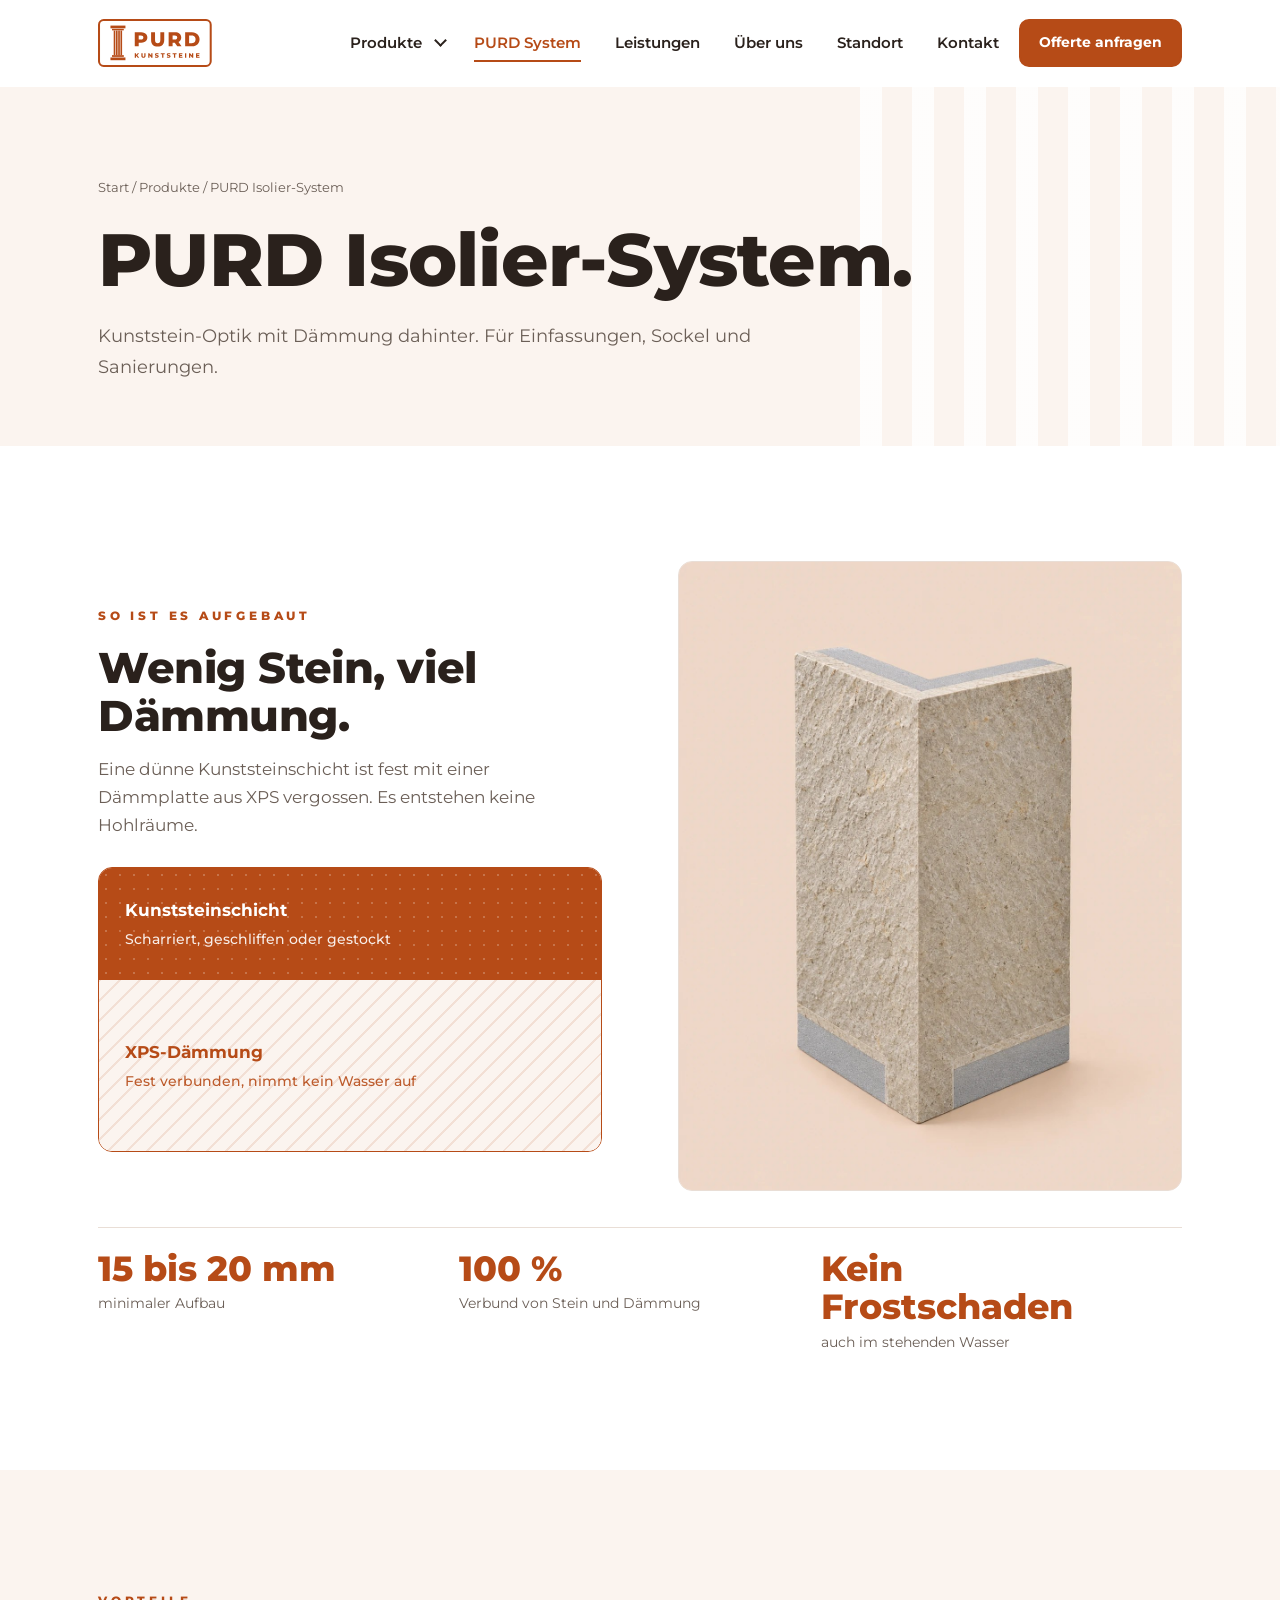
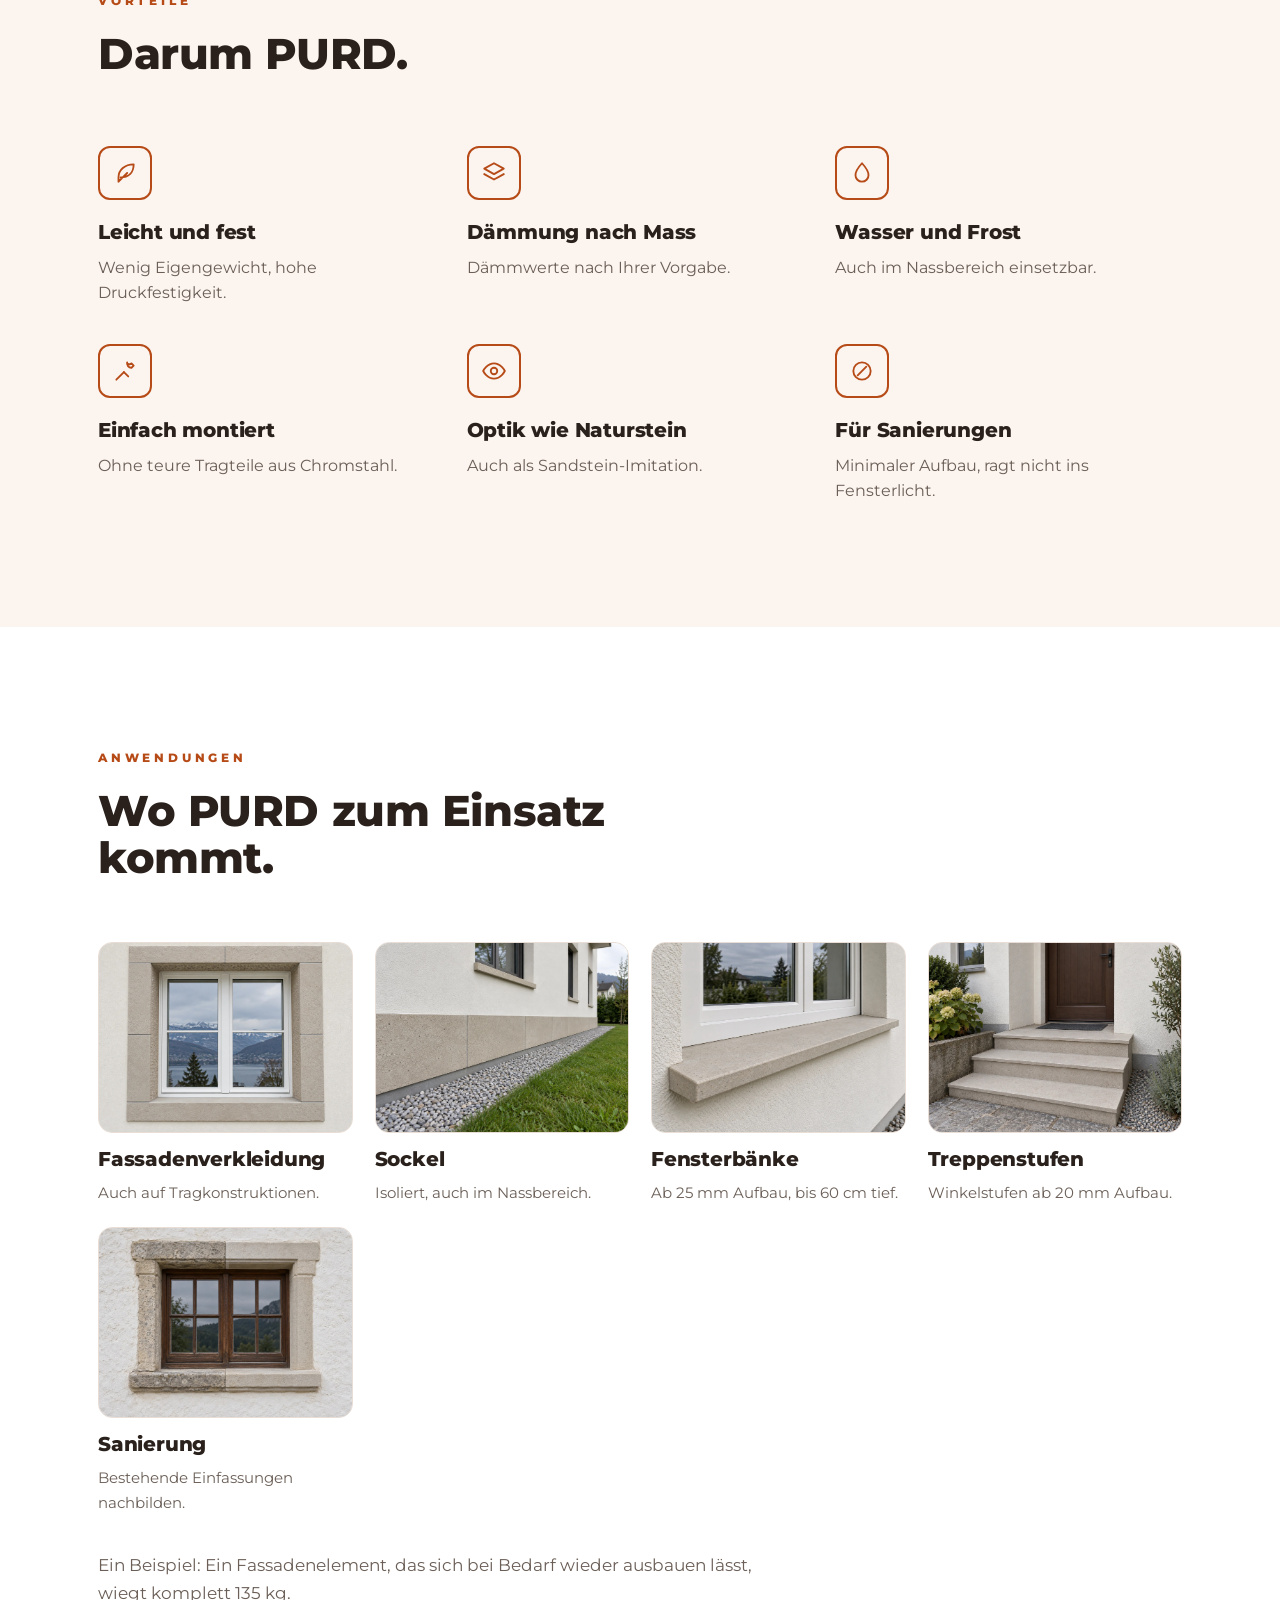
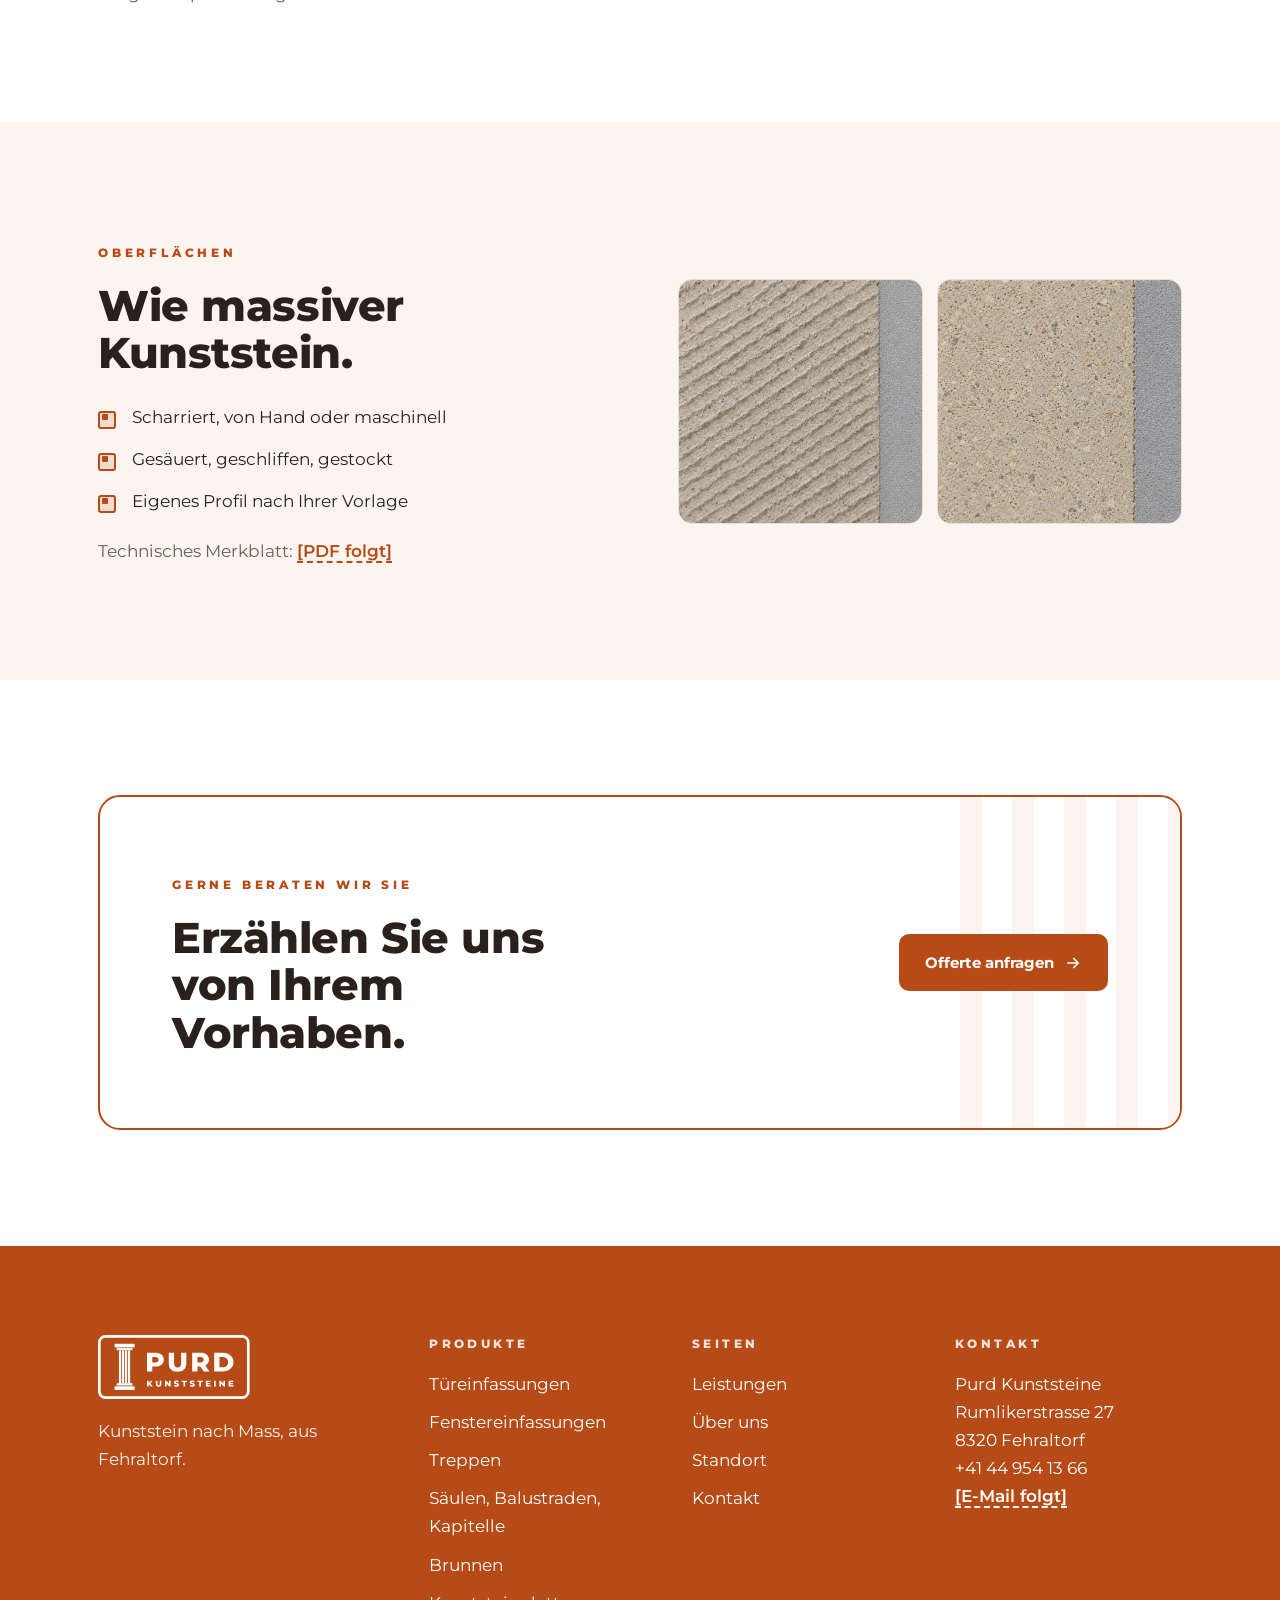
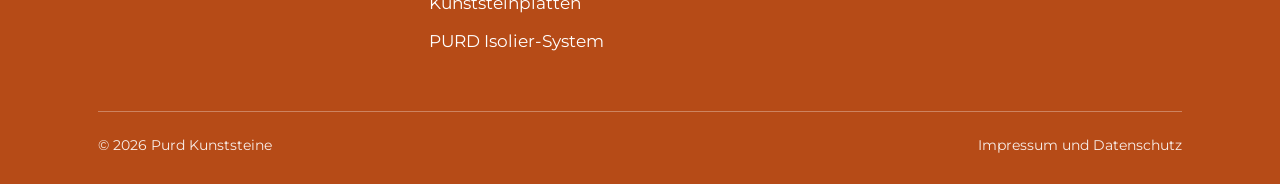
<file: purd.html>
<!doctype html>
<html lang="de-CH">
<head>
<meta name="robots" content="noindex, nofollow">
<meta charset="utf-8">
<meta name="viewport" content="width=device-width,initial-scale=1">
<title>PURD Isolier-System | Purd Kunststeine</title>
<meta name="description" content="Kunststein-Optik mit Dämmung dahinter: das PURD Isolier-System.">
<meta name="theme-color" content="#B64B17">
<link rel="icon" href="mark.svg" type="image/svg+xml">
<link rel="preconnect" href="https://fonts.googleapis.com"><link rel="preconnect" href="https://fonts.gstatic.com" crossorigin>
<link href="https://fonts.googleapis.com/css2?family=Montserrat:wght@400;500;600;700;800&display=swap" rel="stylesheet">
<link rel="stylesheet" href="style.css">
<script>document.documentElement.className='js'</script>
</head>
<body>
<a class="skip" href="#main">Zum Inhalt springen</a>
<header class="hd"><div class="wrap">
<a class="brand" href="index.html" aria-label="Purd Kunststeine, Startseite"><svg xmlns="http://www.w3.org/2000/svg" viewBox="42 38 1123 474" role="img" aria-label="Purd Kunststeine"><path stroke-width="20" fill="none" stroke="currentColor" d="M98 48H1109C1134.429 48 1155 68.5712 1155 94V456C1155 481.4288 1134.429 502 1109 502H98C72.5712 502 52 481.4288 52 456V94C52 68.5712 72.5712 48 98 48Z"/><path d="M165 103H313V130H165Z" fill="currentColor"/><path d="M180 135H297V150H180Z" fill="currentColor"/><path d="M180 395H297V412H180Z" fill="currentColor"/><path d="M165 418H313V445H165Z" fill="currentColor"/><path d="M197 152H213.25V395H197Z" fill="currentColor"/><path d="M219.25 152H235.5V395H219.25Z" fill="currentColor"/><path d="M241.5 152H257.75V395H241.5Z" fill="currentColor"/><path d="M263.75 152H280V395H263.75Z" fill="currentColor"/><path d="M405 308V170H468.09C480.7033 170 491.5767 172.0367 500.71 176.11 509.8433 180.1833 516.91 186.0667 521.91 193.76 526.9033 201.4467 529.4 210.5467 529.4 221.06 529.4 231.44 526.9033 240.4433 521.91 248.07 516.91 255.69 509.8433 261.57 500.71 265.71 491.5767 269.85 480.7033 271.92 468.09 271.92H444.03V308ZM444.03 241.17H465.72C473.8667 241.17 479.9467 239.3967 483.96 235.85 487.9667 232.2967 489.97 227.3667 489.97 221.06 489.97 214.62 487.9667 209.6267 483.96 206.08 479.9467 202.5267 473.8667 200.75 465.72 200.75H444.03ZM631.15 310.76C610.7767 310.76 594.8733 305.1733 583.44 294 572.0067 282.8333 566.29 266.9967 566.29 246.49V170H605.32V245.31C605.32 257.1367 607.6533 265.6133 612.32 270.74 616.9867 275.8667 623.3933 278.43 631.54 278.43 639.6867 278.43 646.06 275.8667 650.66 270.74 655.26 265.6133 657.56 257.1367 657.56 245.31V170H696.01V246.49C696.01 266.9967 690.2933 282.8333 678.86 294 667.42 305.1733 651.5167 310.76 631.15 310.76ZM739.6 308V170H801.31C821.4167 170 836.89 174.5667 847.73 183.7 858.5767 192.8333 864 205.2867 864 221.06 864 231.44 861.5033 240.3767 856.51 247.87 851.7767 255.0967 845.27 260.6833 836.99 264.63L866.76 308H824.96L799.93 271.33H778.64V308ZM778.64 241.17H800.32C808.4667 241.17 814.5467 239.3967 818.56 235.85 822.5667 232.2967 824.57 227.3667 824.57 221.06 824.57 214.62 822.5667 209.6267 818.56 206.08 814.5467 202.5267 808.4667 200.75 800.32 200.75H778.64ZM902.66 308V170H967.92C983.1667 170 996.57 172.8267 1008.13 178.48 1019.697 184.1267 1028.733 192.0767 1035.24 202.33 1041.747 212.5833 1045 224.8067 1045 239 1045 253.06 1041.747 265.25 1035.24 275.57 1028.733 285.89 1019.697 293.8733 1008.13 299.52 996.57 305.1733 983.1667 308 967.92 308ZM941.7 276.85H966.34C974.2267 276.85 981.0933 275.3733 986.94 272.42 992.7867 269.46 997.3533 265.12 1000.64 259.4 1003.927 253.6867 1005.57 246.8867 1005.57 239 1005.57 230.98 1003.927 224.1467 1000.64 218.5 997.3533 212.8467 992.7867 208.54 986.94 205.58 981.0933 202.6267 974.2267 201.15 966.34 201.15H941.7Z" fill="currentColor"/><path d="M405 420V376H417.32V394.29L434.35 376H448.06L430.08 395.49 449 420H434.54L421.97 404.03 417.32 409V420ZM490.77 420.88C484.27 420.88 479.2 419.1 475.56 415.54 471.9133 411.9733 470.09 406.9233 470.09 400.39V376H482.53V400.01C482.53 403.7833 483.2733 406.4867 484.76 408.12 486.2533 409.7533 488.2967 410.57 490.89 410.57 493.49 410.57 495.5233 409.7533 496.99 408.12 498.4567 406.4867 499.19 403.7833 499.19 400.01V376H511.45V400.39C511.45 406.9233 509.6267 411.9733 505.98 415.54 502.3333 419.1 497.2633 420.88 490.77 420.88ZM538.07 420V376H548.31L567.73 399.45V376H579.93V420H569.68L550.26 396.55V420ZM622.39 420.88C618.7833 420.88 615.3167 420.43 611.99 419.53 608.6567 418.63 605.9433 417.4667 603.85 416.04L607.93 406.86C609.9033 408.12 612.1767 409.1567 614.75 409.97 617.33 410.79 619.8967 411.2 622.45 411.2 624.17 411.2 625.5533 411.0433 626.6 410.73 627.6467 410.4167 628.41 409.9967 628.89 409.47 629.3767 408.95 629.62 408.3333 629.62 407.62 629.62 406.6133 629.1567 405.8167 628.23 405.23 627.31 404.6433 626.1167 404.16 624.65 403.78 623.1833 403.4067 621.56 403.03 619.78 402.65 618 402.2767 616.22 401.7967 614.44 401.21 612.66 400.6233 611.0367 399.8567 609.57 398.91 608.1033 397.97 606.9067 396.7333 605.98 395.2 605.06 393.6733 604.6 391.7367 604.6 389.39 604.6 386.75 605.3233 384.36 606.77 382.22 608.2167 380.0867 610.3833 378.37 613.27 377.07 616.1633 375.77 619.77 375.12 624.09 375.12 626.9767 375.12 629.8133 375.4433 632.6 376.09 635.3867 376.7433 637.87 377.6967 640.05 378.95L636.22 388.19C634.12 387.0633 632.0433 386.2167 629.99 385.65 627.9367 385.0833 625.9467 384.8 624.02 384.8 622.3067 384.8 620.9233 384.9767 619.87 385.33 618.8233 385.69 618.07 386.1633 617.61 386.75 617.15 387.3367 616.92 388.0067 616.92 388.76 616.92 389.7267 617.37 390.49 618.27 391.05 619.17 391.6167 620.3633 392.08 621.85 392.44 623.3433 392.7933 624.98 393.16 626.76 393.54 628.54 393.9133 630.32 394.3833 632.1 394.95 633.88 395.5167 635.5033 396.27 636.97 397.21 638.4367 398.1567 639.62 399.3933 640.52 400.92 641.42 402.4533 641.87 404.37 641.87 406.67 641.87 409.23 641.15 411.59 639.71 413.75 638.2633 415.9033 636.1033 417.63 633.23 418.93 630.3633 420.23 626.75 420.88 622.39 420.88ZM675.16 420V385.87H661.64V376H701.05V385.87H687.6V420ZM739.36 420.88C735.76 420.88 732.2933 420.43 728.96 419.53 725.6267 418.63 722.9133 417.4667 720.82 416.04L724.91 406.86C726.8767 408.12 729.15 409.1567 731.73 409.97 734.3033 410.79 736.87 411.2 739.43 411.2 741.1433 411.2 742.5233 411.0433 743.57 410.73 744.6233 410.4167 745.39 409.9967 745.87 409.47 746.35 408.95 746.59 408.3333 746.59 407.62 746.59 406.6133 746.13 405.8167 745.21 405.23 744.29 404.6433 743.0967 404.16 741.63 403.78 740.1633 403.4067 738.5367 403.03 736.75 402.65 734.97 402.2767 733.19 401.7967 731.41 401.21 729.63 400.6233 728.0067 399.8567 726.54 398.91 725.0733 397.97 723.88 396.7333 722.96 395.2 722.0333 393.6733 721.57 391.7367 721.57 389.39 721.57 386.75 722.2933 384.36 723.74 382.22 725.1867 380.0867 727.3567 378.37 730.25 377.07 733.1433 375.77 736.7467 375.12 741.06 375.12 743.9533 375.12 746.7933 375.4433 749.58 376.09 752.3667 376.7433 754.85 377.6967 757.03 378.95L753.19 388.19C751.0967 387.0633 749.0233 386.2167 746.97 385.65 744.9167 385.0833 742.9267 384.8 741 384.8 739.28 384.8 737.8967 384.9767 736.85 385.33 735.8033 385.69 735.05 386.1633 734.59 386.75 734.1233 387.3367 733.89 388.0067 733.89 388.76 733.89 389.7267 734.3433 390.49 735.25 391.05 736.15 391.6167 737.3433 392.08 738.83 392.44 740.3167 392.7933 741.95 393.16 743.73 393.54 745.51 393.9133 747.29 394.3833 749.07 394.95 750.8567 395.5167 752.4833 396.27 753.95 397.21 755.4167 398.1567 756.6 399.3933 757.5 400.92 758.4 402.4533 758.85 404.37 758.85 406.67 758.85 409.23 758.1267 411.59 756.68 413.75 755.2333 415.9033 753.0767 417.63 750.21 418.93 747.3367 420.23 743.72 420.88 739.36 420.88ZM792.13 420V385.87H778.62V376H818.03V385.87H804.58V420ZM840.87 420V376H875.38V385.62H853.19V393.03H872.74V402.34H853.19V410.38H876.2V420ZM901.31 420V376H913.76V420ZM940.82 420V376H951.06L970.48 399.45V376H982.68V420H972.43L953.01 396.55V420ZM1009.67 420V376H1044.18V385.62H1021.99V393.03H1041.54V402.34H1021.99V410.38H1045V420Z" fill="currentColor"/></svg></a>
<button class="burger" aria-label="Menü" aria-expanded="false" aria-controls="nav"><span></span><span></span><span></span></button>
<nav class="nav" id="nav" aria-label="Hauptnavigation"><div class="dd"><a class="l" href="produkte.html">Produkte</a><button class="chev" aria-label="Produkte aufklappen" aria-expanded="false"></button><div class="dd-m"><a href="produkt-tuereinfassungen.html">Türeinfassungen</a><a href="produkt-fenstereinfassungen.html">Fenstereinfassungen</a><a href="produkt-treppen.html">Treppen</a><a href="produkt-saeulen.html">Säulen, Balustraden, Kapitelle</a><a href="produkt-brunnen.html">Brunnen</a><a href="produkt-platten.html">Kunststeinplatten</a><a href="purd.html">PURD Isolier-System</a><a class="all" href="produkte.html">Alle Produkte</a></div></div><a class="l" href="purd.html" aria-current="page">PURD System</a><a class="l" href="leistungen.html">Leistungen</a><a class="l" href="ueber-uns.html">Über uns</a><a class="l" href="standort.html">Standort</a><a class="l" href="kontakt.html">Kontakt</a><a class="btn sm" href="kontakt.html">Offerte anfragen</a></nav>
</div></header>
<main id="main">
<div class="ph-hd"><div class="wrap">
<p class="crumb"><a href="index.html">Start</a> / <a href="produkte.html">Produkte</a> / PURD Isolier-System</p>
<h1 class="rv">PURD Isolier-System.</h1>
<p class="lead rv" style="--d:1;margin-top:20px">Kunststein-Optik mit Dämmung dahinter. Für Einfassungen, Sockel und Sanierungen.</p>
</div></div>
<section><div class="wrap split">
<div class="rv l"><span class="eyebrow">So ist es aufgebaut</span><h2>Wenig Stein, viel Dämmung.</h2>
<p class="mute" style="margin-top:16px">Eine dünne Kunststeinschicht ist fest mit einer Dämmplatte aus XPS vergossen. Es entstehen keine Hohlräume.</p>
<div class="layer" style="margin-top:28px"><div class="a">Kunststeinschicht<small>Scharriert, geschliffen oder gestockt</small></div><div class="b">XPS-Dämmung<small>Fest verbunden, nimmt kein Wasser auf</small></div></div>
</div>
<div class="rv r" style="--d:1"><div class="img r4x5" role="img" aria-label="PURD Element"><img src="bilder/purd-1.jpg" alt="" loading="lazy" onerror="this.remove()"><span>Bild PURD Element</span></div></div>
</div>
<div class="wrap"><div class="facts rv"><div><b>15 bis 20 mm</b><span>minimaler Aufbau</span></div><div><b>100 %</b><span>Verbund von Stein und Dämmung</span></div><div><b>Kein Frostschaden</b><span>auch im stehenden Wasser</span></div></div></div>
</section>
<section class="tint"><div class="wrap">
<div class="sec-head rv"><span class="eyebrow">Vorteile</span><h2>Darum PURD.</h2></div>
<div class="grid g3"><div class="val rv" style="--d:0"><div class="ic"><svg viewBox="0 0 24 24" fill="none" stroke="currentColor" stroke-width="1.7" stroke-linecap="round" stroke-linejoin="round" aria-hidden="true"><path d="M20 4c-8 0-14 5-14 12v4M20 4c0 8-5 12-12 12M6 20l8-8"/></svg></div><h3>Leicht und fest</h3><p>Wenig Eigengewicht, hohe Druckfestigkeit.</p></div><div class="val rv" style="--d:1"><div class="ic"><svg viewBox="0 0 24 24" fill="none" stroke="currentColor" stroke-width="1.7" stroke-linecap="round" stroke-linejoin="round" aria-hidden="true"><path d="M12 3l9 5-9 5-9-5 9-5z"/><path d="M3 13l9 5 9-5"/></svg></div><h3>Dämmung nach Mass</h3><p>Dämmwerte nach Ihrer Vorgabe.</p></div><div class="val rv" style="--d:2"><div class="ic"><svg viewBox="0 0 24 24" fill="none" stroke="currentColor" stroke-width="1.7" stroke-linecap="round" stroke-linejoin="round" aria-hidden="true"><path d="M12 3s6 6.5 6 11a6 6 0 01-12 0c0-4.5 6-11 6-11z"/></svg></div><h3>Wasser und Frost</h3><p>Auch im Nassbereich einsetzbar.</p></div><div class="val rv" style="--d:0"><div class="ic"><svg viewBox="0 0 24 24" fill="none" stroke="currentColor" stroke-width="1.7" stroke-linecap="round" stroke-linejoin="round" aria-hidden="true"><path d="M4 20l7-7M14 4a4 4 0 004 5l2-2-2-2-2 1-2-1z"/><path d="M11 13l4 4"/></svg></div><h3>Einfach montiert</h3><p>Ohne teure Tragteile aus Chromstahl.</p></div><div class="val rv" style="--d:1"><div class="ic"><svg viewBox="0 0 24 24" fill="none" stroke="currentColor" stroke-width="1.7" stroke-linecap="round" stroke-linejoin="round" aria-hidden="true"><path d="M2 12s3.5-7 10-7 10 7 10 7-3.5 7-10 7S2 12 2 12z"/><circle cx="12" cy="12" r="3"/></svg></div><h3>Optik wie Naturstein</h3><p>Auch als Sandstein-Imitation.</p></div><div class="val rv" style="--d:2"><div class="ic"><svg viewBox="0 0 24 24" fill="none" stroke="currentColor" stroke-width="1.7" stroke-linecap="round" stroke-linejoin="round" aria-hidden="true"><circle cx="12" cy="12" r="8"/><path d="M8 16l8-8"/></svg></div><h3>Für Sanierungen</h3><p>Minimaler Aufbau, ragt nicht ins Fensterlicht.</p></div></div>
</div></section>
<section><div class="wrap">
<div class="sec-head rv"><span class="eyebrow">Anwendungen</span><h2>Wo PURD zum Einsatz kommt.</h2></div>
<div class="grid auto"><div class="tile rv" style="--d:0"><div class="img " role="img" aria-label="Fassadenverkleidung"><img src="bilder/purd-verkleidung.jpg" alt="" loading="lazy" onerror="this.remove()"><span>Bild folgt</span></div><h3><span>Fassadenverkleidung</span></h3><p>Auch auf Tragkonstruktionen.</p></div><div class="tile rv" style="--d:1"><div class="img " role="img" aria-label="Sockel"><img src="bilder/purd-sockel.jpg" alt="" loading="lazy" onerror="this.remove()"><span>Bild folgt</span></div><h3><span>Sockel</span></h3><p>Isoliert, auch im Nassbereich.</p></div><div class="tile rv" style="--d:2"><div class="img " role="img" aria-label="Fensterbänke"><img src="bilder/purd-fensterbank.jpg" alt="" loading="lazy" onerror="this.remove()"><span>Bild folgt</span></div><h3><span>Fensterbänke</span></h3><p>Ab 25 mm Aufbau, bis 60 cm tief.</p></div><div class="tile rv" style="--d:3"><div class="img " role="img" aria-label="Treppenstufen"><img src="bilder/purd-treppe.jpg" alt="" loading="lazy" onerror="this.remove()"><span>Bild folgt</span></div><h3><span>Treppenstufen</span></h3><p>Winkelstufen ab 20 mm Aufbau.</p></div><div class="tile rv" style="--d:4"><div class="img " role="img" aria-label="Sanierung"><img src="bilder/purd-sanierung.jpg" alt="" loading="lazy" onerror="this.remove()"><span>Bild folgt</span></div><h3><span>Sanierung</span></h3><p>Bestehende Einfassungen nachbilden.</p></div></div>
<p class="mute rv" style="margin-top:36px;max-width:60ch">Ein Beispiel: Ein Fassadenelement, das sich bei Bedarf wieder ausbauen lässt, wiegt komplett 135 kg.</p>
</div></section>
<section class="tint"><div class="wrap split rev">
<div class="rv l"><div class="grid" style="grid-template-columns:1fr 1fr;gap:14px"><div class="img sq" role="img" aria-label="Handscharriert"><img src="bilder/purd-ob-1.jpg" alt="" loading="lazy" onerror="this.remove()"><span>Handscharriert</span></div><div class="img sq" role="img" aria-label="Gesäuert"><img src="bilder/purd-ob-2.jpg" alt="" loading="lazy" onerror="this.remove()"><span>Gesäuert</span></div></div></div>
<div class="rv r" style="--d:1"><span class="eyebrow">Oberflächen</span><h2>Wie massiver Kunststein.</h2>
<ul class="list"><li>Scharriert, von Hand oder maschinell</li><li>Gesäuert, geschliffen, gestockt</li><li>Eigenes Profil nach Ihrer Vorlage</li></ul>
<p class="mute" style="margin-top:22px">Technisches Merkblatt: <span class="ph">[PDF folgt]</span></p></div>
</div></section>
<section><div class="wrap"><div class="cta rv">
<div><span class="eyebrow">Gerne beraten wir Sie</span><h2>Erzählen Sie uns von Ihrem Vorhaben.</h2></div>
<a class="btn" href="kontakt.html">Offerte anfragen <svg viewBox="0 0 24 24" fill="none" stroke="currentColor" stroke-width="2.2" stroke-linecap="round" stroke-linejoin="round" aria-hidden="true"><path d="M5 12h14M13 6l6 6-6 6"/></svg></a>
</div></div></section>

</main>
<footer class="ft"><div class="wrap">
<div class="top">
<div class="logo"><svg xmlns="http://www.w3.org/2000/svg" viewBox="42 38 1123 474" role="img" aria-label="Purd Kunststeine"><path stroke-width="20" fill="none" stroke="currentColor" d="M98 48H1109C1134.429 48 1155 68.5712 1155 94V456C1155 481.4288 1134.429 502 1109 502H98C72.5712 502 52 481.4288 52 456V94C52 68.5712 72.5712 48 98 48Z"/><path d="M165 103H313V130H165Z" fill="currentColor"/><path d="M180 135H297V150H180Z" fill="currentColor"/><path d="M180 395H297V412H180Z" fill="currentColor"/><path d="M165 418H313V445H165Z" fill="currentColor"/><path d="M197 152H213.25V395H197Z" fill="currentColor"/><path d="M219.25 152H235.5V395H219.25Z" fill="currentColor"/><path d="M241.5 152H257.75V395H241.5Z" fill="currentColor"/><path d="M263.75 152H280V395H263.75Z" fill="currentColor"/><path d="M405 308V170H468.09C480.7033 170 491.5767 172.0367 500.71 176.11 509.8433 180.1833 516.91 186.0667 521.91 193.76 526.9033 201.4467 529.4 210.5467 529.4 221.06 529.4 231.44 526.9033 240.4433 521.91 248.07 516.91 255.69 509.8433 261.57 500.71 265.71 491.5767 269.85 480.7033 271.92 468.09 271.92H444.03V308ZM444.03 241.17H465.72C473.8667 241.17 479.9467 239.3967 483.96 235.85 487.9667 232.2967 489.97 227.3667 489.97 221.06 489.97 214.62 487.9667 209.6267 483.96 206.08 479.9467 202.5267 473.8667 200.75 465.72 200.75H444.03ZM631.15 310.76C610.7767 310.76 594.8733 305.1733 583.44 294 572.0067 282.8333 566.29 266.9967 566.29 246.49V170H605.32V245.31C605.32 257.1367 607.6533 265.6133 612.32 270.74 616.9867 275.8667 623.3933 278.43 631.54 278.43 639.6867 278.43 646.06 275.8667 650.66 270.74 655.26 265.6133 657.56 257.1367 657.56 245.31V170H696.01V246.49C696.01 266.9967 690.2933 282.8333 678.86 294 667.42 305.1733 651.5167 310.76 631.15 310.76ZM739.6 308V170H801.31C821.4167 170 836.89 174.5667 847.73 183.7 858.5767 192.8333 864 205.2867 864 221.06 864 231.44 861.5033 240.3767 856.51 247.87 851.7767 255.0967 845.27 260.6833 836.99 264.63L866.76 308H824.96L799.93 271.33H778.64V308ZM778.64 241.17H800.32C808.4667 241.17 814.5467 239.3967 818.56 235.85 822.5667 232.2967 824.57 227.3667 824.57 221.06 824.57 214.62 822.5667 209.6267 818.56 206.08 814.5467 202.5267 808.4667 200.75 800.32 200.75H778.64ZM902.66 308V170H967.92C983.1667 170 996.57 172.8267 1008.13 178.48 1019.697 184.1267 1028.733 192.0767 1035.24 202.33 1041.747 212.5833 1045 224.8067 1045 239 1045 253.06 1041.747 265.25 1035.24 275.57 1028.733 285.89 1019.697 293.8733 1008.13 299.52 996.57 305.1733 983.1667 308 967.92 308ZM941.7 276.85H966.34C974.2267 276.85 981.0933 275.3733 986.94 272.42 992.7867 269.46 997.3533 265.12 1000.64 259.4 1003.927 253.6867 1005.57 246.8867 1005.57 239 1005.57 230.98 1003.927 224.1467 1000.64 218.5 997.3533 212.8467 992.7867 208.54 986.94 205.58 981.0933 202.6267 974.2267 201.15 966.34 201.15H941.7Z" fill="currentColor"/><path d="M405 420V376H417.32V394.29L434.35 376H448.06L430.08 395.49 449 420H434.54L421.97 404.03 417.32 409V420ZM490.77 420.88C484.27 420.88 479.2 419.1 475.56 415.54 471.9133 411.9733 470.09 406.9233 470.09 400.39V376H482.53V400.01C482.53 403.7833 483.2733 406.4867 484.76 408.12 486.2533 409.7533 488.2967 410.57 490.89 410.57 493.49 410.57 495.5233 409.7533 496.99 408.12 498.4567 406.4867 499.19 403.7833 499.19 400.01V376H511.45V400.39C511.45 406.9233 509.6267 411.9733 505.98 415.54 502.3333 419.1 497.2633 420.88 490.77 420.88ZM538.07 420V376H548.31L567.73 399.45V376H579.93V420H569.68L550.26 396.55V420ZM622.39 420.88C618.7833 420.88 615.3167 420.43 611.99 419.53 608.6567 418.63 605.9433 417.4667 603.85 416.04L607.93 406.86C609.9033 408.12 612.1767 409.1567 614.75 409.97 617.33 410.79 619.8967 411.2 622.45 411.2 624.17 411.2 625.5533 411.0433 626.6 410.73 627.6467 410.4167 628.41 409.9967 628.89 409.47 629.3767 408.95 629.62 408.3333 629.62 407.62 629.62 406.6133 629.1567 405.8167 628.23 405.23 627.31 404.6433 626.1167 404.16 624.65 403.78 623.1833 403.4067 621.56 403.03 619.78 402.65 618 402.2767 616.22 401.7967 614.44 401.21 612.66 400.6233 611.0367 399.8567 609.57 398.91 608.1033 397.97 606.9067 396.7333 605.98 395.2 605.06 393.6733 604.6 391.7367 604.6 389.39 604.6 386.75 605.3233 384.36 606.77 382.22 608.2167 380.0867 610.3833 378.37 613.27 377.07 616.1633 375.77 619.77 375.12 624.09 375.12 626.9767 375.12 629.8133 375.4433 632.6 376.09 635.3867 376.7433 637.87 377.6967 640.05 378.95L636.22 388.19C634.12 387.0633 632.0433 386.2167 629.99 385.65 627.9367 385.0833 625.9467 384.8 624.02 384.8 622.3067 384.8 620.9233 384.9767 619.87 385.33 618.8233 385.69 618.07 386.1633 617.61 386.75 617.15 387.3367 616.92 388.0067 616.92 388.76 616.92 389.7267 617.37 390.49 618.27 391.05 619.17 391.6167 620.3633 392.08 621.85 392.44 623.3433 392.7933 624.98 393.16 626.76 393.54 628.54 393.9133 630.32 394.3833 632.1 394.95 633.88 395.5167 635.5033 396.27 636.97 397.21 638.4367 398.1567 639.62 399.3933 640.52 400.92 641.42 402.4533 641.87 404.37 641.87 406.67 641.87 409.23 641.15 411.59 639.71 413.75 638.2633 415.9033 636.1033 417.63 633.23 418.93 630.3633 420.23 626.75 420.88 622.39 420.88ZM675.16 420V385.87H661.64V376H701.05V385.87H687.6V420ZM739.36 420.88C735.76 420.88 732.2933 420.43 728.96 419.53 725.6267 418.63 722.9133 417.4667 720.82 416.04L724.91 406.86C726.8767 408.12 729.15 409.1567 731.73 409.97 734.3033 410.79 736.87 411.2 739.43 411.2 741.1433 411.2 742.5233 411.0433 743.57 410.73 744.6233 410.4167 745.39 409.9967 745.87 409.47 746.35 408.95 746.59 408.3333 746.59 407.62 746.59 406.6133 746.13 405.8167 745.21 405.23 744.29 404.6433 743.0967 404.16 741.63 403.78 740.1633 403.4067 738.5367 403.03 736.75 402.65 734.97 402.2767 733.19 401.7967 731.41 401.21 729.63 400.6233 728.0067 399.8567 726.54 398.91 725.0733 397.97 723.88 396.7333 722.96 395.2 722.0333 393.6733 721.57 391.7367 721.57 389.39 721.57 386.75 722.2933 384.36 723.74 382.22 725.1867 380.0867 727.3567 378.37 730.25 377.07 733.1433 375.77 736.7467 375.12 741.06 375.12 743.9533 375.12 746.7933 375.4433 749.58 376.09 752.3667 376.7433 754.85 377.6967 757.03 378.95L753.19 388.19C751.0967 387.0633 749.0233 386.2167 746.97 385.65 744.9167 385.0833 742.9267 384.8 741 384.8 739.28 384.8 737.8967 384.9767 736.85 385.33 735.8033 385.69 735.05 386.1633 734.59 386.75 734.1233 387.3367 733.89 388.0067 733.89 388.76 733.89 389.7267 734.3433 390.49 735.25 391.05 736.15 391.6167 737.3433 392.08 738.83 392.44 740.3167 392.7933 741.95 393.16 743.73 393.54 745.51 393.9133 747.29 394.3833 749.07 394.95 750.8567 395.5167 752.4833 396.27 753.95 397.21 755.4167 398.1567 756.6 399.3933 757.5 400.92 758.4 402.4533 758.85 404.37 758.85 406.67 758.85 409.23 758.1267 411.59 756.68 413.75 755.2333 415.9033 753.0767 417.63 750.21 418.93 747.3367 420.23 743.72 420.88 739.36 420.88ZM792.13 420V385.87H778.62V376H818.03V385.87H804.58V420ZM840.87 420V376H875.38V385.62H853.19V393.03H872.74V402.34H853.19V410.38H876.2V420ZM901.31 420V376H913.76V420ZM940.82 420V376H951.06L970.48 399.45V376H982.68V420H972.43L953.01 396.55V420ZM1009.67 420V376H1044.18V385.62H1021.99V393.03H1041.54V402.34H1021.99V410.38H1045V420Z" fill="currentColor"/></svg><p style="margin-top:18px;max-width:30ch;opacity:.92">Kunststein nach Mass, aus Fehraltorf.</p></div>
<div><h4>Produkte</h4><ul><li><a href="produkt-tuereinfassungen.html">Türeinfassungen</a></li><li><a href="produkt-fenstereinfassungen.html">Fenstereinfassungen</a></li><li><a href="produkt-treppen.html">Treppen</a></li><li><a href="produkt-saeulen.html">Säulen, Balustraden, Kapitelle</a></li><li><a href="produkt-brunnen.html">Brunnen</a></li><li><a href="produkt-platten.html">Kunststeinplatten</a></li><li><a href="purd.html">PURD Isolier-System</a></li></ul></div>
<div><h4>Seiten</h4><ul><li><a href="leistungen.html">Leistungen</a></li><li><a href="ueber-uns.html">Über uns</a></li><li><a href="standort.html">Standort</a></li><li><a href="kontakt.html">Kontakt</a></li></ul></div>
<div><h4>Kontakt</h4><p>Purd Kunststeine<br>Rumlikerstrasse 27<br>8320 Fehraltorf<br><a href="tel:+41449541366">+41 44 954 13 66</a><br><span class="ph">[E-Mail folgt]</span></p></div>
</div>
<div class="bot"><span>© <span id="yr">2026</span> Purd Kunststeine</span><span><a href="impressum.html">Impressum und Datenschutz</a></span></div>
</div></footer>
<script src="main.js"></script>
</body>
</html>
</file>
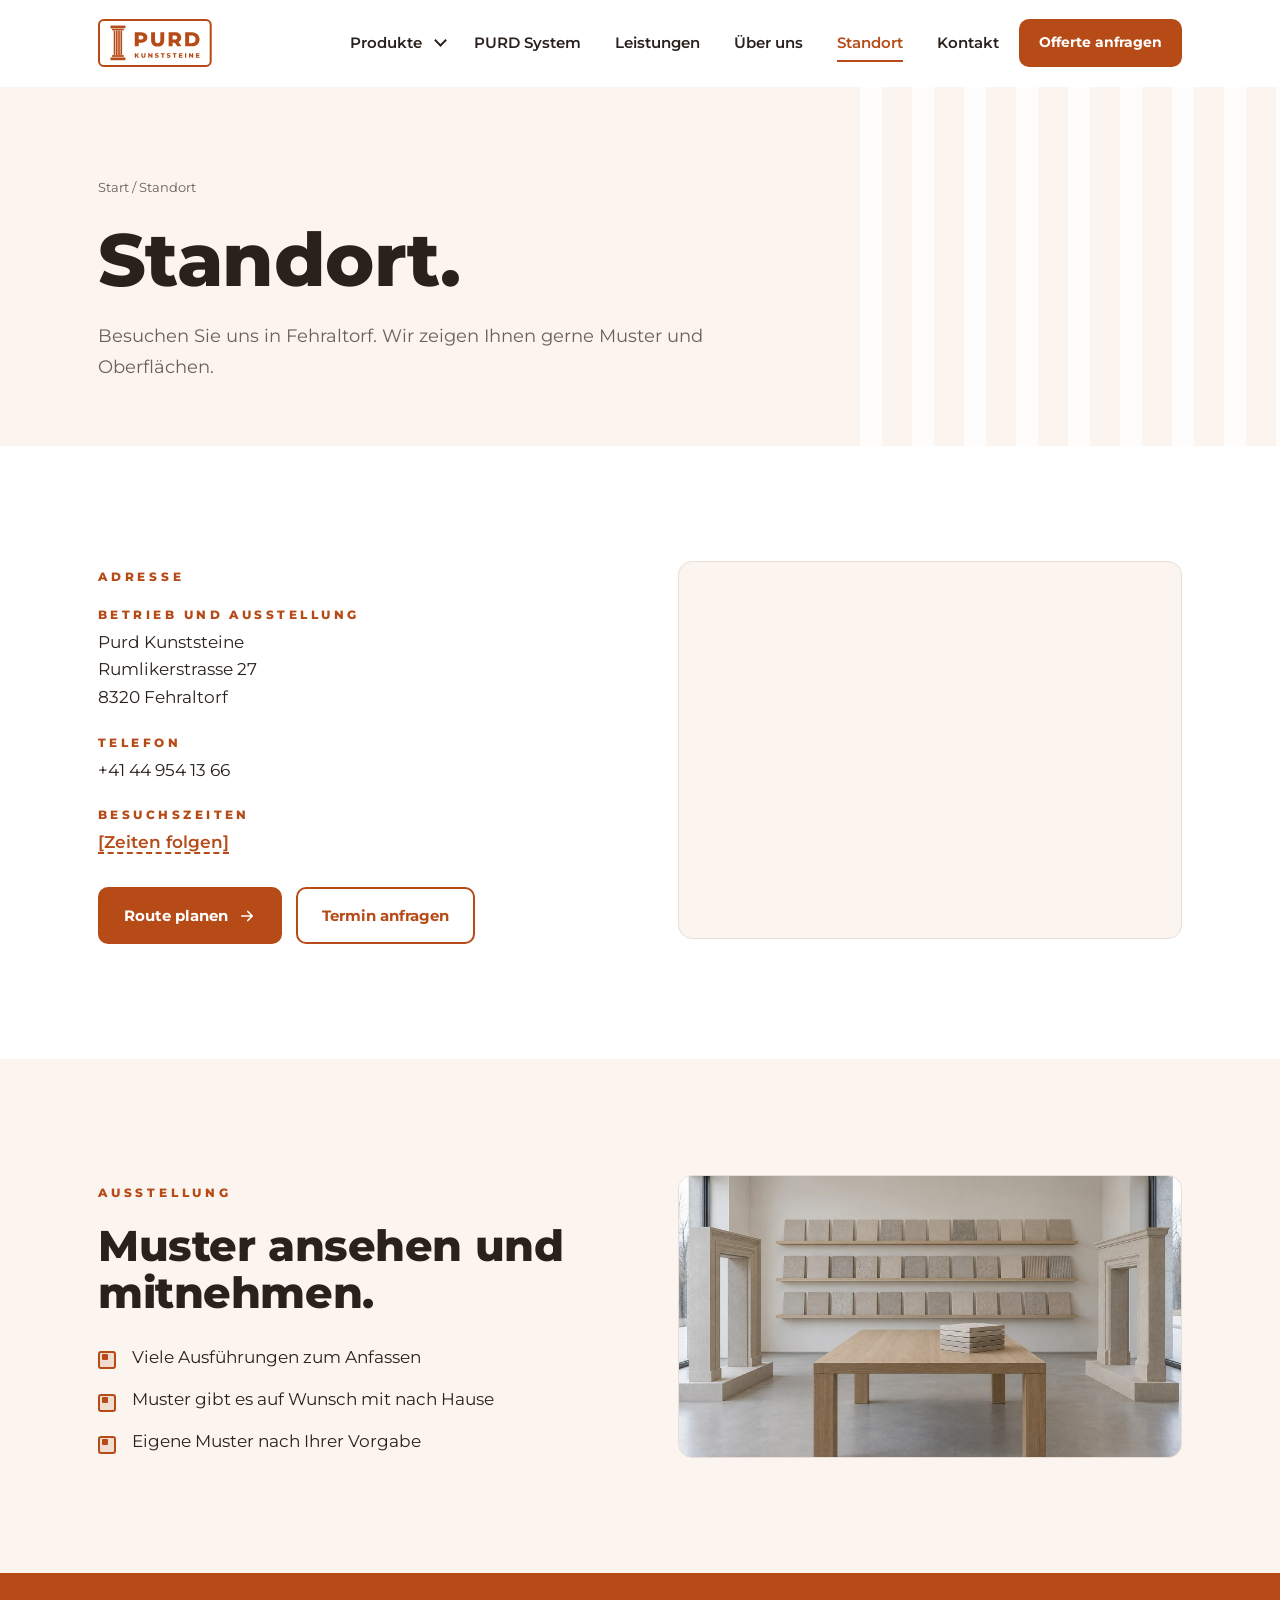
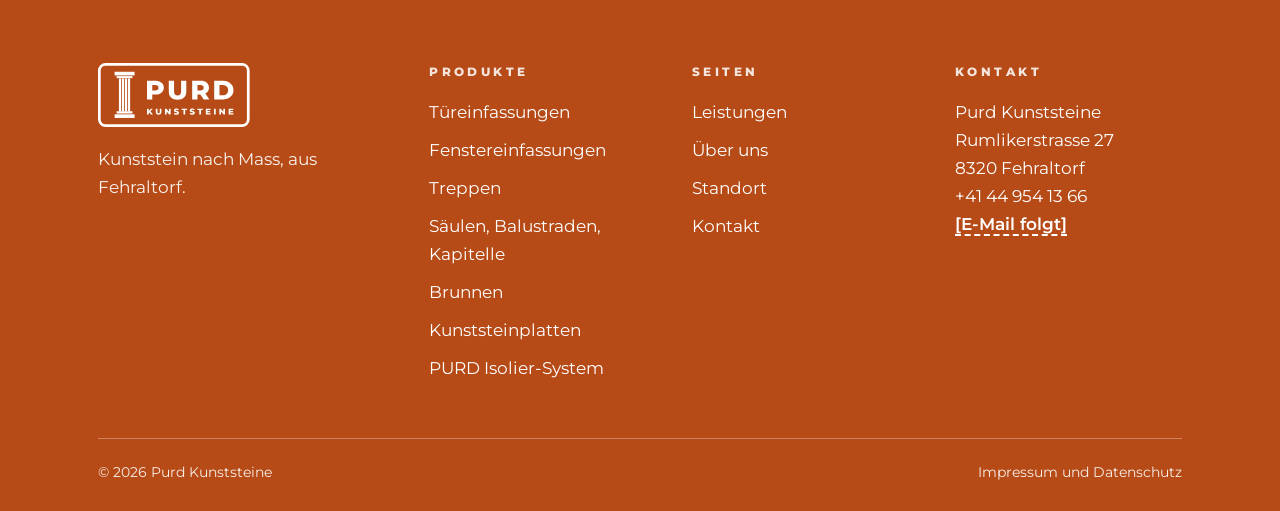
<file: standort.html>
<!doctype html>
<html lang="de-CH">
<head>
<meta name="robots" content="noindex, nofollow">
<meta charset="utf-8">
<meta name="viewport" content="width=device-width,initial-scale=1">
<title>Standort | Purd Kunststeine</title>
<meta name="description" content="Purd Kunststeine, Rumlikerstrasse 27, 8320 Fehraltorf. Mit Karte und Ausstellung.">
<meta name="theme-color" content="#B64B17">
<link rel="icon" href="mark.svg" type="image/svg+xml">
<link rel="preconnect" href="https://fonts.googleapis.com"><link rel="preconnect" href="https://fonts.gstatic.com" crossorigin>
<link href="https://fonts.googleapis.com/css2?family=Montserrat:wght@400;500;600;700;800&display=swap" rel="stylesheet">
<link rel="stylesheet" href="style.css">
<script>document.documentElement.className='js'</script>
</head>
<body>
<a class="skip" href="#main">Zum Inhalt springen</a>
<header class="hd"><div class="wrap">
<a class="brand" href="index.html" aria-label="Purd Kunststeine, Startseite"><svg xmlns="http://www.w3.org/2000/svg" viewBox="42 38 1123 474" role="img" aria-label="Purd Kunststeine"><path stroke-width="20" fill="none" stroke="currentColor" d="M98 48H1109C1134.429 48 1155 68.5712 1155 94V456C1155 481.4288 1134.429 502 1109 502H98C72.5712 502 52 481.4288 52 456V94C52 68.5712 72.5712 48 98 48Z"/><path d="M165 103H313V130H165Z" fill="currentColor"/><path d="M180 135H297V150H180Z" fill="currentColor"/><path d="M180 395H297V412H180Z" fill="currentColor"/><path d="M165 418H313V445H165Z" fill="currentColor"/><path d="M197 152H213.25V395H197Z" fill="currentColor"/><path d="M219.25 152H235.5V395H219.25Z" fill="currentColor"/><path d="M241.5 152H257.75V395H241.5Z" fill="currentColor"/><path d="M263.75 152H280V395H263.75Z" fill="currentColor"/><path d="M405 308V170H468.09C480.7033 170 491.5767 172.0367 500.71 176.11 509.8433 180.1833 516.91 186.0667 521.91 193.76 526.9033 201.4467 529.4 210.5467 529.4 221.06 529.4 231.44 526.9033 240.4433 521.91 248.07 516.91 255.69 509.8433 261.57 500.71 265.71 491.5767 269.85 480.7033 271.92 468.09 271.92H444.03V308ZM444.03 241.17H465.72C473.8667 241.17 479.9467 239.3967 483.96 235.85 487.9667 232.2967 489.97 227.3667 489.97 221.06 489.97 214.62 487.9667 209.6267 483.96 206.08 479.9467 202.5267 473.8667 200.75 465.72 200.75H444.03ZM631.15 310.76C610.7767 310.76 594.8733 305.1733 583.44 294 572.0067 282.8333 566.29 266.9967 566.29 246.49V170H605.32V245.31C605.32 257.1367 607.6533 265.6133 612.32 270.74 616.9867 275.8667 623.3933 278.43 631.54 278.43 639.6867 278.43 646.06 275.8667 650.66 270.74 655.26 265.6133 657.56 257.1367 657.56 245.31V170H696.01V246.49C696.01 266.9967 690.2933 282.8333 678.86 294 667.42 305.1733 651.5167 310.76 631.15 310.76ZM739.6 308V170H801.31C821.4167 170 836.89 174.5667 847.73 183.7 858.5767 192.8333 864 205.2867 864 221.06 864 231.44 861.5033 240.3767 856.51 247.87 851.7767 255.0967 845.27 260.6833 836.99 264.63L866.76 308H824.96L799.93 271.33H778.64V308ZM778.64 241.17H800.32C808.4667 241.17 814.5467 239.3967 818.56 235.85 822.5667 232.2967 824.57 227.3667 824.57 221.06 824.57 214.62 822.5667 209.6267 818.56 206.08 814.5467 202.5267 808.4667 200.75 800.32 200.75H778.64ZM902.66 308V170H967.92C983.1667 170 996.57 172.8267 1008.13 178.48 1019.697 184.1267 1028.733 192.0767 1035.24 202.33 1041.747 212.5833 1045 224.8067 1045 239 1045 253.06 1041.747 265.25 1035.24 275.57 1028.733 285.89 1019.697 293.8733 1008.13 299.52 996.57 305.1733 983.1667 308 967.92 308ZM941.7 276.85H966.34C974.2267 276.85 981.0933 275.3733 986.94 272.42 992.7867 269.46 997.3533 265.12 1000.64 259.4 1003.927 253.6867 1005.57 246.8867 1005.57 239 1005.57 230.98 1003.927 224.1467 1000.64 218.5 997.3533 212.8467 992.7867 208.54 986.94 205.58 981.0933 202.6267 974.2267 201.15 966.34 201.15H941.7Z" fill="currentColor"/><path d="M405 420V376H417.32V394.29L434.35 376H448.06L430.08 395.49 449 420H434.54L421.97 404.03 417.32 409V420ZM490.77 420.88C484.27 420.88 479.2 419.1 475.56 415.54 471.9133 411.9733 470.09 406.9233 470.09 400.39V376H482.53V400.01C482.53 403.7833 483.2733 406.4867 484.76 408.12 486.2533 409.7533 488.2967 410.57 490.89 410.57 493.49 410.57 495.5233 409.7533 496.99 408.12 498.4567 406.4867 499.19 403.7833 499.19 400.01V376H511.45V400.39C511.45 406.9233 509.6267 411.9733 505.98 415.54 502.3333 419.1 497.2633 420.88 490.77 420.88ZM538.07 420V376H548.31L567.73 399.45V376H579.93V420H569.68L550.26 396.55V420ZM622.39 420.88C618.7833 420.88 615.3167 420.43 611.99 419.53 608.6567 418.63 605.9433 417.4667 603.85 416.04L607.93 406.86C609.9033 408.12 612.1767 409.1567 614.75 409.97 617.33 410.79 619.8967 411.2 622.45 411.2 624.17 411.2 625.5533 411.0433 626.6 410.73 627.6467 410.4167 628.41 409.9967 628.89 409.47 629.3767 408.95 629.62 408.3333 629.62 407.62 629.62 406.6133 629.1567 405.8167 628.23 405.23 627.31 404.6433 626.1167 404.16 624.65 403.78 623.1833 403.4067 621.56 403.03 619.78 402.65 618 402.2767 616.22 401.7967 614.44 401.21 612.66 400.6233 611.0367 399.8567 609.57 398.91 608.1033 397.97 606.9067 396.7333 605.98 395.2 605.06 393.6733 604.6 391.7367 604.6 389.39 604.6 386.75 605.3233 384.36 606.77 382.22 608.2167 380.0867 610.3833 378.37 613.27 377.07 616.1633 375.77 619.77 375.12 624.09 375.12 626.9767 375.12 629.8133 375.4433 632.6 376.09 635.3867 376.7433 637.87 377.6967 640.05 378.95L636.22 388.19C634.12 387.0633 632.0433 386.2167 629.99 385.65 627.9367 385.0833 625.9467 384.8 624.02 384.8 622.3067 384.8 620.9233 384.9767 619.87 385.33 618.8233 385.69 618.07 386.1633 617.61 386.75 617.15 387.3367 616.92 388.0067 616.92 388.76 616.92 389.7267 617.37 390.49 618.27 391.05 619.17 391.6167 620.3633 392.08 621.85 392.44 623.3433 392.7933 624.98 393.16 626.76 393.54 628.54 393.9133 630.32 394.3833 632.1 394.95 633.88 395.5167 635.5033 396.27 636.97 397.21 638.4367 398.1567 639.62 399.3933 640.52 400.92 641.42 402.4533 641.87 404.37 641.87 406.67 641.87 409.23 641.15 411.59 639.71 413.75 638.2633 415.9033 636.1033 417.63 633.23 418.93 630.3633 420.23 626.75 420.88 622.39 420.88ZM675.16 420V385.87H661.64V376H701.05V385.87H687.6V420ZM739.36 420.88C735.76 420.88 732.2933 420.43 728.96 419.53 725.6267 418.63 722.9133 417.4667 720.82 416.04L724.91 406.86C726.8767 408.12 729.15 409.1567 731.73 409.97 734.3033 410.79 736.87 411.2 739.43 411.2 741.1433 411.2 742.5233 411.0433 743.57 410.73 744.6233 410.4167 745.39 409.9967 745.87 409.47 746.35 408.95 746.59 408.3333 746.59 407.62 746.59 406.6133 746.13 405.8167 745.21 405.23 744.29 404.6433 743.0967 404.16 741.63 403.78 740.1633 403.4067 738.5367 403.03 736.75 402.65 734.97 402.2767 733.19 401.7967 731.41 401.21 729.63 400.6233 728.0067 399.8567 726.54 398.91 725.0733 397.97 723.88 396.7333 722.96 395.2 722.0333 393.6733 721.57 391.7367 721.57 389.39 721.57 386.75 722.2933 384.36 723.74 382.22 725.1867 380.0867 727.3567 378.37 730.25 377.07 733.1433 375.77 736.7467 375.12 741.06 375.12 743.9533 375.12 746.7933 375.4433 749.58 376.09 752.3667 376.7433 754.85 377.6967 757.03 378.95L753.19 388.19C751.0967 387.0633 749.0233 386.2167 746.97 385.65 744.9167 385.0833 742.9267 384.8 741 384.8 739.28 384.8 737.8967 384.9767 736.85 385.33 735.8033 385.69 735.05 386.1633 734.59 386.75 734.1233 387.3367 733.89 388.0067 733.89 388.76 733.89 389.7267 734.3433 390.49 735.25 391.05 736.15 391.6167 737.3433 392.08 738.83 392.44 740.3167 392.7933 741.95 393.16 743.73 393.54 745.51 393.9133 747.29 394.3833 749.07 394.95 750.8567 395.5167 752.4833 396.27 753.95 397.21 755.4167 398.1567 756.6 399.3933 757.5 400.92 758.4 402.4533 758.85 404.37 758.85 406.67 758.85 409.23 758.1267 411.59 756.68 413.75 755.2333 415.9033 753.0767 417.63 750.21 418.93 747.3367 420.23 743.72 420.88 739.36 420.88ZM792.13 420V385.87H778.62V376H818.03V385.87H804.58V420ZM840.87 420V376H875.38V385.62H853.19V393.03H872.74V402.34H853.19V410.38H876.2V420ZM901.31 420V376H913.76V420ZM940.82 420V376H951.06L970.48 399.45V376H982.68V420H972.43L953.01 396.55V420ZM1009.67 420V376H1044.18V385.62H1021.99V393.03H1041.54V402.34H1021.99V410.38H1045V420Z" fill="currentColor"/></svg></a>
<button class="burger" aria-label="Menü" aria-expanded="false" aria-controls="nav"><span></span><span></span><span></span></button>
<nav class="nav" id="nav" aria-label="Hauptnavigation"><div class="dd"><a class="l" href="produkte.html">Produkte</a><button class="chev" aria-label="Produkte aufklappen" aria-expanded="false"></button><div class="dd-m"><a href="produkt-tuereinfassungen.html">Türeinfassungen</a><a href="produkt-fenstereinfassungen.html">Fenstereinfassungen</a><a href="produkt-treppen.html">Treppen</a><a href="produkt-saeulen.html">Säulen, Balustraden, Kapitelle</a><a href="produkt-brunnen.html">Brunnen</a><a href="produkt-platten.html">Kunststeinplatten</a><a href="purd.html">PURD Isolier-System</a><a class="all" href="produkte.html">Alle Produkte</a></div></div><a class="l" href="purd.html">PURD System</a><a class="l" href="leistungen.html">Leistungen</a><a class="l" href="ueber-uns.html">Über uns</a><a class="l" href="standort.html" aria-current="page">Standort</a><a class="l" href="kontakt.html">Kontakt</a><a class="btn sm" href="kontakt.html">Offerte anfragen</a></nav>
</div></header>
<main id="main">
<div class="ph-hd"><div class="wrap">
<p class="crumb"><a href="index.html">Start</a> / Standort</p>
<h1 class="rv">Standort.</h1>
<p class="lead rv" style="--d:1;margin-top:20px">Besuchen Sie uns in Fehraltorf. Wir zeigen Ihnen gerne Muster und Oberflächen.</p>
</div></div>
<section><div class="wrap split" style="align-items:start">
<div class="rv l">
<span class="eyebrow">Adresse</span>
<dl class="kv"><div><dt>Betrieb und Ausstellung</dt><dd>Purd Kunststeine<br>Rumlikerstrasse 27<br>8320 Fehraltorf</dd></div>
<div><dt>Telefon</dt><dd><a href="tel:+41449541366">+41 44 954 13 66</a></dd></div>
<div><dt>Besuchszeiten</dt><dd><span class="ph">[Zeiten folgen]</span></dd></div></dl>
<div style="margin-top:30px;display:flex;gap:14px;flex-wrap:wrap"><a class="btn" target="_blank" rel="noopener" href="https://www.google.com/maps/dir/?api=1&destination=Rumlikerstrasse+27,+8320+Fehraltorf">Route planen <svg viewBox="0 0 24 24" fill="none" stroke="currentColor" stroke-width="2.2" stroke-linecap="round" stroke-linejoin="round" aria-hidden="true"><path d="M5 12h14M13 6l6 6-6 6"/></svg></a><a class="btn ghost" href="kontakt.html">Termin anfragen</a></div>
</div>
<div class="rv r" style="--d:1"><div class="map"><iframe title="Karte: Purd Kunststeine, Rumlikerstrasse 27, Fehraltorf" src="https://www.google.com/maps?q=Rumlikerstrasse+27,+8320+Fehraltorf&z=15&output=embed" loading="lazy" referrerpolicy="no-referrer-when-downgrade" allowfullscreen></iframe></div></div>
</div></section>
<section class="tint"><div class="wrap split rev">
<div class="rv l"><div class="img wide" role="img" aria-label="Ausstellung"><img src="bilder/ausstellung.jpg" alt="" loading="lazy" onerror="this.remove()"><span>Bild Ausstellung</span></div></div>
<div class="rv r" style="--d:1"><span class="eyebrow">Ausstellung</span><h2>Muster ansehen und mitnehmen.</h2>
<ul class="list"><li>Viele Ausführungen zum Anfassen</li><li>Muster gibt es auf Wunsch mit nach Hause</li><li>Eigene Muster nach Ihrer Vorgabe</li></ul></div>
</div></section>

</main>
<footer class="ft"><div class="wrap">
<div class="top">
<div class="logo"><svg xmlns="http://www.w3.org/2000/svg" viewBox="42 38 1123 474" role="img" aria-label="Purd Kunststeine"><path stroke-width="20" fill="none" stroke="currentColor" d="M98 48H1109C1134.429 48 1155 68.5712 1155 94V456C1155 481.4288 1134.429 502 1109 502H98C72.5712 502 52 481.4288 52 456V94C52 68.5712 72.5712 48 98 48Z"/><path d="M165 103H313V130H165Z" fill="currentColor"/><path d="M180 135H297V150H180Z" fill="currentColor"/><path d="M180 395H297V412H180Z" fill="currentColor"/><path d="M165 418H313V445H165Z" fill="currentColor"/><path d="M197 152H213.25V395H197Z" fill="currentColor"/><path d="M219.25 152H235.5V395H219.25Z" fill="currentColor"/><path d="M241.5 152H257.75V395H241.5Z" fill="currentColor"/><path d="M263.75 152H280V395H263.75Z" fill="currentColor"/><path d="M405 308V170H468.09C480.7033 170 491.5767 172.0367 500.71 176.11 509.8433 180.1833 516.91 186.0667 521.91 193.76 526.9033 201.4467 529.4 210.5467 529.4 221.06 529.4 231.44 526.9033 240.4433 521.91 248.07 516.91 255.69 509.8433 261.57 500.71 265.71 491.5767 269.85 480.7033 271.92 468.09 271.92H444.03V308ZM444.03 241.17H465.72C473.8667 241.17 479.9467 239.3967 483.96 235.85 487.9667 232.2967 489.97 227.3667 489.97 221.06 489.97 214.62 487.9667 209.6267 483.96 206.08 479.9467 202.5267 473.8667 200.75 465.72 200.75H444.03ZM631.15 310.76C610.7767 310.76 594.8733 305.1733 583.44 294 572.0067 282.8333 566.29 266.9967 566.29 246.49V170H605.32V245.31C605.32 257.1367 607.6533 265.6133 612.32 270.74 616.9867 275.8667 623.3933 278.43 631.54 278.43 639.6867 278.43 646.06 275.8667 650.66 270.74 655.26 265.6133 657.56 257.1367 657.56 245.31V170H696.01V246.49C696.01 266.9967 690.2933 282.8333 678.86 294 667.42 305.1733 651.5167 310.76 631.15 310.76ZM739.6 308V170H801.31C821.4167 170 836.89 174.5667 847.73 183.7 858.5767 192.8333 864 205.2867 864 221.06 864 231.44 861.5033 240.3767 856.51 247.87 851.7767 255.0967 845.27 260.6833 836.99 264.63L866.76 308H824.96L799.93 271.33H778.64V308ZM778.64 241.17H800.32C808.4667 241.17 814.5467 239.3967 818.56 235.85 822.5667 232.2967 824.57 227.3667 824.57 221.06 824.57 214.62 822.5667 209.6267 818.56 206.08 814.5467 202.5267 808.4667 200.75 800.32 200.75H778.64ZM902.66 308V170H967.92C983.1667 170 996.57 172.8267 1008.13 178.48 1019.697 184.1267 1028.733 192.0767 1035.24 202.33 1041.747 212.5833 1045 224.8067 1045 239 1045 253.06 1041.747 265.25 1035.24 275.57 1028.733 285.89 1019.697 293.8733 1008.13 299.52 996.57 305.1733 983.1667 308 967.92 308ZM941.7 276.85H966.34C974.2267 276.85 981.0933 275.3733 986.94 272.42 992.7867 269.46 997.3533 265.12 1000.64 259.4 1003.927 253.6867 1005.57 246.8867 1005.57 239 1005.57 230.98 1003.927 224.1467 1000.64 218.5 997.3533 212.8467 992.7867 208.54 986.94 205.58 981.0933 202.6267 974.2267 201.15 966.34 201.15H941.7Z" fill="currentColor"/><path d="M405 420V376H417.32V394.29L434.35 376H448.06L430.08 395.49 449 420H434.54L421.97 404.03 417.32 409V420ZM490.77 420.88C484.27 420.88 479.2 419.1 475.56 415.54 471.9133 411.9733 470.09 406.9233 470.09 400.39V376H482.53V400.01C482.53 403.7833 483.2733 406.4867 484.76 408.12 486.2533 409.7533 488.2967 410.57 490.89 410.57 493.49 410.57 495.5233 409.7533 496.99 408.12 498.4567 406.4867 499.19 403.7833 499.19 400.01V376H511.45V400.39C511.45 406.9233 509.6267 411.9733 505.98 415.54 502.3333 419.1 497.2633 420.88 490.77 420.88ZM538.07 420V376H548.31L567.73 399.45V376H579.93V420H569.68L550.26 396.55V420ZM622.39 420.88C618.7833 420.88 615.3167 420.43 611.99 419.53 608.6567 418.63 605.9433 417.4667 603.85 416.04L607.93 406.86C609.9033 408.12 612.1767 409.1567 614.75 409.97 617.33 410.79 619.8967 411.2 622.45 411.2 624.17 411.2 625.5533 411.0433 626.6 410.73 627.6467 410.4167 628.41 409.9967 628.89 409.47 629.3767 408.95 629.62 408.3333 629.62 407.62 629.62 406.6133 629.1567 405.8167 628.23 405.23 627.31 404.6433 626.1167 404.16 624.65 403.78 623.1833 403.4067 621.56 403.03 619.78 402.65 618 402.2767 616.22 401.7967 614.44 401.21 612.66 400.6233 611.0367 399.8567 609.57 398.91 608.1033 397.97 606.9067 396.7333 605.98 395.2 605.06 393.6733 604.6 391.7367 604.6 389.39 604.6 386.75 605.3233 384.36 606.77 382.22 608.2167 380.0867 610.3833 378.37 613.27 377.07 616.1633 375.77 619.77 375.12 624.09 375.12 626.9767 375.12 629.8133 375.4433 632.6 376.09 635.3867 376.7433 637.87 377.6967 640.05 378.95L636.22 388.19C634.12 387.0633 632.0433 386.2167 629.99 385.65 627.9367 385.0833 625.9467 384.8 624.02 384.8 622.3067 384.8 620.9233 384.9767 619.87 385.33 618.8233 385.69 618.07 386.1633 617.61 386.75 617.15 387.3367 616.92 388.0067 616.92 388.76 616.92 389.7267 617.37 390.49 618.27 391.05 619.17 391.6167 620.3633 392.08 621.85 392.44 623.3433 392.7933 624.98 393.16 626.76 393.54 628.54 393.9133 630.32 394.3833 632.1 394.95 633.88 395.5167 635.5033 396.27 636.97 397.21 638.4367 398.1567 639.62 399.3933 640.52 400.92 641.42 402.4533 641.87 404.37 641.87 406.67 641.87 409.23 641.15 411.59 639.71 413.75 638.2633 415.9033 636.1033 417.63 633.23 418.93 630.3633 420.23 626.75 420.88 622.39 420.88ZM675.16 420V385.87H661.64V376H701.05V385.87H687.6V420ZM739.36 420.88C735.76 420.88 732.2933 420.43 728.96 419.53 725.6267 418.63 722.9133 417.4667 720.82 416.04L724.91 406.86C726.8767 408.12 729.15 409.1567 731.73 409.97 734.3033 410.79 736.87 411.2 739.43 411.2 741.1433 411.2 742.5233 411.0433 743.57 410.73 744.6233 410.4167 745.39 409.9967 745.87 409.47 746.35 408.95 746.59 408.3333 746.59 407.62 746.59 406.6133 746.13 405.8167 745.21 405.23 744.29 404.6433 743.0967 404.16 741.63 403.78 740.1633 403.4067 738.5367 403.03 736.75 402.65 734.97 402.2767 733.19 401.7967 731.41 401.21 729.63 400.6233 728.0067 399.8567 726.54 398.91 725.0733 397.97 723.88 396.7333 722.96 395.2 722.0333 393.6733 721.57 391.7367 721.57 389.39 721.57 386.75 722.2933 384.36 723.74 382.22 725.1867 380.0867 727.3567 378.37 730.25 377.07 733.1433 375.77 736.7467 375.12 741.06 375.12 743.9533 375.12 746.7933 375.4433 749.58 376.09 752.3667 376.7433 754.85 377.6967 757.03 378.95L753.19 388.19C751.0967 387.0633 749.0233 386.2167 746.97 385.65 744.9167 385.0833 742.9267 384.8 741 384.8 739.28 384.8 737.8967 384.9767 736.85 385.33 735.8033 385.69 735.05 386.1633 734.59 386.75 734.1233 387.3367 733.89 388.0067 733.89 388.76 733.89 389.7267 734.3433 390.49 735.25 391.05 736.15 391.6167 737.3433 392.08 738.83 392.44 740.3167 392.7933 741.95 393.16 743.73 393.54 745.51 393.9133 747.29 394.3833 749.07 394.95 750.8567 395.5167 752.4833 396.27 753.95 397.21 755.4167 398.1567 756.6 399.3933 757.5 400.92 758.4 402.4533 758.85 404.37 758.85 406.67 758.85 409.23 758.1267 411.59 756.68 413.75 755.2333 415.9033 753.0767 417.63 750.21 418.93 747.3367 420.23 743.72 420.88 739.36 420.88ZM792.13 420V385.87H778.62V376H818.03V385.87H804.58V420ZM840.87 420V376H875.38V385.62H853.19V393.03H872.74V402.34H853.19V410.38H876.2V420ZM901.31 420V376H913.76V420ZM940.82 420V376H951.06L970.48 399.45V376H982.68V420H972.43L953.01 396.55V420ZM1009.67 420V376H1044.18V385.62H1021.99V393.03H1041.54V402.34H1021.99V410.38H1045V420Z" fill="currentColor"/></svg><p style="margin-top:18px;max-width:30ch;opacity:.92">Kunststein nach Mass, aus Fehraltorf.</p></div>
<div><h4>Produkte</h4><ul><li><a href="produkt-tuereinfassungen.html">Türeinfassungen</a></li><li><a href="produkt-fenstereinfassungen.html">Fenstereinfassungen</a></li><li><a href="produkt-treppen.html">Treppen</a></li><li><a href="produkt-saeulen.html">Säulen, Balustraden, Kapitelle</a></li><li><a href="produkt-brunnen.html">Brunnen</a></li><li><a href="produkt-platten.html">Kunststeinplatten</a></li><li><a href="purd.html">PURD Isolier-System</a></li></ul></div>
<div><h4>Seiten</h4><ul><li><a href="leistungen.html">Leistungen</a></li><li><a href="ueber-uns.html">Über uns</a></li><li><a href="standort.html">Standort</a></li><li><a href="kontakt.html">Kontakt</a></li></ul></div>
<div><h4>Kontakt</h4><p>Purd Kunststeine<br>Rumlikerstrasse 27<br>8320 Fehraltorf<br><a href="tel:+41449541366">+41 44 954 13 66</a><br><span class="ph">[E-Mail folgt]</span></p></div>
</div>
<div class="bot"><span>© <span id="yr">2026</span> Purd Kunststeine</span><span><a href="impressum.html">Impressum und Datenschutz</a></span></div>
</div></footer>
<script src="main.js"></script>
</body>
</html>
</file>
<file: style.css>
/* Purd Kunststeine, Entwurf 02.11.2026. Flach, keine Schatten, ein Akzentton (Logo-Orange). */
:root{
  --o:#B64B17; --o-d:#963D11; --o-t:#FBF4EF; --o-l:#F1DDCF;
  --ink:#2A211C; --mute:#6B5F57; --line:#E9DED6; --w:#fff;
  --r:14px; --r-s:8px;
  --e:cubic-bezier(.2,.7,.2,1);
  --max:1180px; --gut:clamp(20px,4vw,48px);
}
*{box-sizing:border-box;margin:0}
html{scroll-behavior:smooth;scroll-padding-top:90px}
body{font-family:'Montserrat',system-ui,-apple-system,'Segoe UI',sans-serif;color:var(--ink);background:var(--w);line-height:1.65;font-size:17px;-webkit-font-smoothing:antialiased;overflow-x:hidden;animation:pgin .7s var(--e) both}
body.leaving{opacity:0;transform:translateY(-6px);transition:opacity .35s ease,transform .35s ease}
@keyframes pgin{from{opacity:0;transform:translateY(10px)}to{opacity:1;transform:none}}
img,svg{display:block;max-width:100%}
a{color:inherit;text-decoration:none}
:focus-visible{outline:3px solid var(--o);outline-offset:3px;border-radius:4px}
.skip{position:absolute;left:-999px;top:8px;background:var(--o);color:#fff;padding:10px 16px;border-radius:var(--r-s);z-index:99}
.skip:focus{left:8px}
.wrap{max-width:var(--max);margin:0 auto;padding:0 var(--gut)}

/* Typo */
h1,h2,h3{font-weight:800;line-height:1.1;letter-spacing:-.01em}
h1{font-size:clamp(2.5rem,6.2vw,4.6rem)}
h2{font-size:clamp(1.8rem,3.6vw,2.7rem)}
h3{font-size:1.25rem;line-height:1.25}
.eyebrow{display:inline-block;font-size:.74rem;font-weight:800;letter-spacing:.32em;text-transform:uppercase;color:var(--o);margin-bottom:18px}
.lead{font-size:1.15rem;color:var(--mute);max-width:56ch}
p+p{margin-top:1em}
.mute{color:var(--mute)}

/* Header */
.hd{position:sticky;top:0;z-index:50;background:rgba(255,255,255,.94);backdrop-filter:blur(8px);border-bottom:1px solid transparent;transition:border-color .4s,padding .4s}
.hd.scrolled{border-bottom-color:var(--line)}
.hd .wrap{display:flex;align-items:center;justify-content:space-between;height:86px;transition:height .4s var(--e)}
.hd.scrolled .wrap{height:66px}
.brand svg{height:48px;width:auto;color:var(--o);transition:height .4s var(--e)}
.hd.scrolled .brand svg{height:38px}
.nav{display:flex;align-items:center;gap:6px}
.nav a.l{position:relative;padding:10px 14px;font-weight:600;font-size:.95rem}
.nav a.l::after{content:"";position:absolute;left:14px;right:14px;bottom:4px;height:2px;background:var(--o);transform:scaleX(0);transform-origin:left;transition:transform .45s var(--e)}
.nav a.l:hover::after,.nav a.l[aria-current]::after{transform:scaleX(1)}
.nav a.l[aria-current]{color:var(--o)}
.burger{display:none;width:46px;height:46px;border:1px solid var(--line);border-radius:var(--r-s);background:#fff;cursor:pointer;position:relative}
.burger span{position:absolute;left:12px;right:12px;height:2px;background:var(--ink);transition:transform .4s var(--e),opacity .3s,top .4s var(--e)}
.burger span:nth-child(1){top:16px}.burger span:nth-child(2){top:22px}.burger span:nth-child(3){top:28px}
.menu-open .burger span:nth-child(1){top:22px;transform:rotate(45deg)}
.menu-open .burger span:nth-child(2){opacity:0}
.menu-open .burger span:nth-child(3){top:22px;transform:rotate(-45deg)}

/* Buttons */
.btn{display:inline-flex;align-items:center;gap:10px;padding:14px 24px;border-radius:10px;font-weight:700;font-size:.95rem;border:2px solid var(--o);background:var(--o);color:#fff;cursor:pointer;font-family:inherit;transition:background .35s,color .35s,border-color .35s}
.btn svg{width:18px;height:18px;transition:transform .4s var(--e)}
.btn:hover{background:var(--o-d);border-color:var(--o-d)}
.btn:hover svg{transform:translateX(5px)}
.btn.ghost{background:transparent;color:var(--o)}
.btn.ghost:hover{background:var(--o);color:#fff}
.btn.white{background:#fff;color:var(--o);border-color:#fff}
.btn.white:hover{background:var(--o-t);border-color:var(--o-t)}
.btn[disabled]{opacity:.5;cursor:not-allowed}
.btn.sm{padding:10px 18px;font-size:.88rem}

/* Sektionen */
section{padding:clamp(64px,9vw,120px) 0;overflow-x:clip}
.tint{background:var(--o-t)}
.sec-head{max-width:680px;margin-bottom:clamp(36px,5vw,60px)}
.sec-head p{color:var(--mute);margin-top:16px}

/* Hero */
.hero{position:relative;padding:clamp(40px,6vw,80px) 0 clamp(56px,8vw,110px);overflow:hidden}
.hero::before{content:"";position:absolute;inset:0;background:repeating-linear-gradient(90deg,var(--o-t) 0 22px,#fff 22px 52px);opacity:.9;mask-image:linear-gradient(100deg,transparent 35%,#000 100%);-webkit-mask-image:linear-gradient(100deg,transparent 35%,#000 100%);transform:translateY(var(--py,0));animation:fadein 1.6s .2s both}
@keyframes fadein{from{opacity:0}to{opacity:.9}}
.hero .wrap{position:relative;display:grid;grid-template-columns:1.15fr .85fr;gap:clamp(28px,5vw,70px);align-items:center}
.hero h1 .ln{display:block;overflow:hidden;padding-bottom:.08em}
.hero h1 .ln>span{display:inline-block;transform:translateY(110%);animation:up 1s var(--e) forwards}
.hero h1 .ln:nth-child(2)>span{animation-delay:.12s}.hero h1 .ln:nth-child(3)>span{animation-delay:.24s;color:var(--o)}
@keyframes up{to{transform:none}}
.hero .lead{margin-top:26px;opacity:0;animation:rise .9s .55s var(--e) forwards}
.hero .acts{display:flex;flex-wrap:wrap;gap:14px;margin-top:34px;opacity:0;animation:rise .9s .7s var(--e) forwards}
.hero .eyebrow{opacity:0;animation:rise .8s .05s var(--e) forwards}
@keyframes rise{from{opacity:0;transform:translateY(18px)}to{opacity:1;transform:none}}
.hero-art{width:100%;max-width:420px;margin-left:auto;color:var(--o)}
.hero-art .fr{fill:none;stroke:var(--o);stroke-width:8;stroke-dasharray:1;stroke-dashoffset:1;animation:draw 2s .2s var(--e) forwards}
@keyframes draw{to{stroke-dashoffset:0}}
.col rect{fill:var(--o);transform-box:fill-box;transform-origin:top;opacity:0}
.col .st{animation:grow 1.1s var(--e) forwards;animation-delay:calc(1s + var(--i)*.14s)}
.col .cap{animation:slidey 1s .6s var(--e) forwards;--dy:-40px}
.col .bas{animation:slidey 1s .6s var(--e) forwards;--dy:40px}
@keyframes grow{from{transform:scaleY(0);opacity:1}to{transform:scaleY(1);opacity:1}}
@keyframes slidey{from{transform:translateY(var(--dy));opacity:0}to{transform:none;opacity:1}}

/* Laufband */
.band{background:var(--o);color:#fff;overflow:hidden;padding:18px 0;white-space:nowrap}
.band .tr{display:inline-flex;gap:0;animation:mq 38s linear infinite}
.band span{font-weight:800;font-size:.9rem;letter-spacing:.32em;text-transform:uppercase;padding:0 28px;display:inline-flex;align-items:center;gap:56px}
.band span::after{content:"";width:8px;height:22px;border:2px solid #fff;border-radius:2px;opacity:.7}
@keyframes mq{to{transform:translateX(-50%)}}

/* Karten */
.grid{display:grid;gap:22px}
.g4{grid-template-columns:repeat(4,minmax(0,1fr))}
.g3{grid-template-columns:repeat(3,minmax(0,1fr))}
.g2{grid-template-columns:repeat(2,minmax(0,1fr))}
.card{position:relative;display:flex;flex-direction:column;gap:14px;padding:28px 26px 26px;border:1.5px solid var(--line);border-radius:var(--r);background:#fff;overflow:hidden;transition:border-color .4s,background .4s,transform .5s var(--e)}
.card::before{content:"";position:absolute;left:0;top:0;height:4px;width:100%;background:var(--o);transform:scaleX(0);transform-origin:left;transition:transform .6s var(--e)}
a.card:hover,.card.hov:hover{border-color:var(--o);transform:translateY(-4px)}
a.card:hover::before{transform:scaleX(1)}
.card .no{font-weight:800;font-size:.8rem;letter-spacing:.3em;color:var(--o)}
.card p{color:var(--mute);font-size:.97rem}
.card .more{margin-top:auto;padding-top:10px;font-weight:700;font-size:.9rem;color:var(--o);display:flex;align-items:center;gap:8px}
.card .more svg{width:18px;height:18px;transition:transform .4s var(--e)}
a.card:hover .more svg{transform:translateX(6px)}
.card.on{background:var(--o);border-color:var(--o);color:#fff}
.card.on p,.card.on .no,.card.on .more{color:#fff}
.card.on::before{background:#fff}
.card.on:hover{background:var(--o-d);border-color:var(--o-d)}

/* Bildplatz */
.img{position:relative;border-radius:var(--r);overflow:hidden;background:var(--o-t);border:1.5px solid var(--line);aspect-ratio:4/3;display:grid;place-items:center;color:var(--o)}
.img::before{content:"";position:absolute;inset:0;background:repeating-linear-gradient(90deg,transparent 0 18px,rgba(182,75,23,.07) 18px 36px)}
.img span{position:relative;font-size:.72rem;font-weight:800;letter-spacing:.3em;text-transform:uppercase;background:#fff;padding:8px 14px;border-radius:6px;border:1px solid var(--line)}
.img.tall{aspect-ratio:3/4}.img.wide{aspect-ratio:16/9}.img.sq{aspect-ratio:1}
.img.has{transition:transform .8s var(--e)}

/* Split */
.split{display:grid;grid-template-columns:1fr 1fr;gap:clamp(30px,6vw,80px);align-items:center}
.split.rev>:first-child{order:2}
.list{list-style:none;padding:0;margin:26px 0 0;display:grid;gap:14px}
.list li{position:relative;padding-left:34px;color:var(--ink)}
.list li::before{content:"";position:absolute;left:0;top:.5em;width:14px;height:14px;border:2px solid var(--o);border-radius:3px;background:var(--o-l)}
.list li::after{content:"";position:absolute;left:4px;top:calc(.5em + 3px);width:6px;height:6px;background:var(--o);border-radius:1px}

/* Werte */
.val{padding:8px 0}
.val .ic{width:54px;height:54px;border:2px solid var(--o);border-radius:12px;display:grid;place-items:center;color:var(--o);margin-bottom:20px;transition:background .4s,color .4s}
.val:hover .ic{background:var(--o);color:#fff}
.val .ic svg{width:26px;height:26px}
.val p{color:var(--mute);margin-top:10px;font-size:.97rem}

/* Zitat / CTA */
.cta{border:2px solid var(--o);border-radius:22px;padding:clamp(36px,6vw,72px);display:flex;gap:30px;align-items:center;justify-content:space-between;flex-wrap:wrap;background:#fff;position:relative;overflow:hidden}
.cta::after{content:"";position:absolute;right:-40px;top:-30px;bottom:-30px;width:260px;background:repeating-linear-gradient(90deg,var(--o-t) 0 22px,transparent 22px 52px);z-index:0}
.cta>*{position:relative;z-index:1}
.cta h2{max-width:16ch}

/* Seitenkopf innen */
.ph-hd{padding:clamp(48px,7vw,96px) 0 clamp(40px,5vw,70px);background:var(--o-t);position:relative;overflow:hidden}
.ph-hd::after{content:"";position:absolute;right:0;top:0;bottom:0;width:min(38%,420px);background:repeating-linear-gradient(90deg,#fff 0 22px,transparent 22px 52px);opacity:.8}
.ph-hd .wrap{position:relative;z-index:1}
.crumb{font-size:.82rem;color:var(--mute);margin-bottom:22px}
.crumb a:hover{color:var(--o)}

/* Akkordeon */
details{border:1.5px solid var(--line);border-radius:var(--r);background:#fff;transition:border-color .3s}
details+details{margin-top:12px}
details[open]{border-color:var(--o)}
summary{list-style:none;cursor:pointer;display:flex;justify-content:space-between;align-items:center;padding:20px 24px;font-weight:700}
summary::-webkit-details-marker{display:none}
summary::after{content:"";width:12px;height:12px;border-right:2px solid var(--o);border-bottom:2px solid var(--o);transform:rotate(45deg);transition:transform .4s var(--e);margin-right:4px}
details[open] summary::after{transform:rotate(-135deg)}
details .in-b{padding:0 24px 24px;color:var(--mute);animation:rise .5s var(--e)}

/* Zeitleiste */
.tl{position:relative;display:grid;gap:30px;padding-left:34px}
.tl::before{content:"";position:absolute;left:7px;top:6px;bottom:6px;width:2px;background:var(--line)}
.tl::after{content:"";position:absolute;left:7px;top:6px;width:2px;height:var(--tlh,0%);background:var(--o);transition:height 1.4s var(--e)}
.tl .it{position:relative}
.tl .it::before{content:"";position:absolute;left:-34px;top:6px;width:16px;height:16px;border-radius:50%;background:#fff;border:3px solid var(--o)}
.tl .yr{font-weight:800;font-size:.8rem;letter-spacing:.25em;color:var(--o)}

/* Team */
.person .img{aspect-ratio:4/5;margin-bottom:18px}
.person h3{margin-bottom:4px}
.person .role{color:var(--o);font-weight:700;font-size:.85rem;letter-spacing:.14em;text-transform:uppercase}

/* Formular */
.form{display:grid;gap:18px;grid-template-columns:1fr 1fr}
.form .full{grid-column:1/-1}
.fld{position:relative}
.fld input,.fld textarea{width:100%;font:inherit;padding:22px 16px 8px;border:1.5px solid var(--line);border-radius:10px;background:#fff;color:var(--ink);transition:border-color .3s}
.fld textarea{min-height:150px;resize:vertical}
.fld label{position:absolute;left:17px;top:15px;font-size:.95rem;color:var(--mute);pointer-events:none;transition:transform .3s var(--e),font-size .3s,color .3s;transform-origin:left top}
.fld input:focus,.fld textarea:focus{outline:none;border-color:var(--o)}
.fld input:focus+label,.fld input:not(:placeholder-shown)+label,.fld textarea:focus+label,.fld textarea:not(:placeholder-shown)+label{transform:translateY(-9px);font-size:.74rem;color:var(--o);font-weight:700}
.note{font-size:.88rem;color:var(--mute);display:none;padding:14px 16px;border:1.5px dashed var(--o);border-radius:10px;background:var(--o-t)}
.note.show{display:block;animation:rise .5s var(--e)}
.kv{display:grid;gap:22px}
.kv dt{font-size:.72rem;font-weight:800;letter-spacing:.3em;text-transform:uppercase;color:var(--o);margin-bottom:4px}
.kv dd{margin:0;font-size:1.05rem}
.kv a:hover{color:var(--o)}

/* Platzhalter-Markierung */
.ph{border-bottom:2px dashed var(--o);color:var(--o);font-weight:600}

/* Footer */
.ft{background:var(--o);color:#fff;padding:clamp(56px,7vw,90px) 0 28px}
.ft .top{display:grid;grid-template-columns:1.3fr 1fr 1fr 1fr;gap:36px}
.ft .logo svg{height:64px;width:auto;color:#fff}
.ft h4{font-size:.72rem;font-weight:800;letter-spacing:.3em;text-transform:uppercase;margin-bottom:16px;opacity:.85}
.ft ul{list-style:none;padding:0;display:grid;gap:10px}
.ft a{position:relative}
.ft a:hover{text-decoration:underline;text-underline-offset:4px}
.ft .bot{margin-top:56px;padding-top:22px;border-top:1px solid rgba(255,255,255,.35);display:flex;justify-content:space-between;gap:16px;flex-wrap:wrap;font-size:.85rem;opacity:.9}
.ft .ph{color:#fff;border-color:#fff}

/* Scroll-Einblendung */
.js .rv{opacity:0;transform:translateY(26px);transition:opacity .9s var(--e),transform .9s var(--e);transition-delay:calc(var(--d,0)*90ms)}
.js .rv.in{opacity:1;transform:none}
.js .rv.l{transform:translateX(-30px)}.js .rv.r{transform:translateX(30px)}
.js .rv.l.in,.js .rv.r.in{transform:none}

/* Responsiv */
@media (max-width:980px){
  .g4{grid-template-columns:repeat(2,1fr)}
  .g3{grid-template-columns:1fr 1fr}
  .hero .wrap,.split{grid-template-columns:1fr}
  .split.rev>:first-child{order:0}
  .hero-art{max-width:300px;margin:10px auto 0}
  .ft .top{grid-template-columns:1fr 1fr}
}
@media (max-width:980px){
  .burger{display:block}
  .nav{position:fixed;inset:66px 0 auto 0;background:#fff;flex-direction:column;align-items:stretch;padding:12px var(--gut) 28px;border-bottom:1px solid var(--line);transform:translateY(-12px);opacity:0;pointer-events:none;transition:opacity .35s,transform .45s var(--e)}
  .hd .wrap{height:66px}
  .menu-open .nav{opacity:1;transform:none;pointer-events:auto}
  .nav a.l{padding:16px 4px;border-bottom:1px solid var(--line);font-size:1.05rem}
  .nav a.l::after{display:none}
  .nav .btn{justify-content:center;margin-top:16px}
}
@media (max-width:620px){
  .g4,.g3,.g2,.form{grid-template-columns:1fr}
  .ft .top{grid-template-columns:1fr}
  .cta h2{max-width:none}
}

/* ===== Version 2 ===== */
.img img{position:absolute;inset:0;width:100%;height:100%;object-fit:cover;z-index:1;transition:transform 1s var(--e)}
.img span{z-index:0}
.img.r4x5{aspect-ratio:4/5}
.auto{grid-template-columns:repeat(auto-fit,minmax(230px,1fr))}

/* Hero mit Hauptbild */
.hero-art{position:relative;max-width:480px;margin-left:auto;width:100%}
.hero-art .img{aspect-ratio:4/5;border-radius:28px;border-width:0;position:relative;z-index:1;animation:rise 1s .3s var(--e) both}
.hero-art::before{content:"";position:absolute;inset:18px -18px -18px 18px;border:3px solid var(--o);border-radius:30px;animation:slideb 1.2s .5s var(--e) both}
@keyframes slideb{from{opacity:0;transform:translate(-18px,-18px)}to{opacity:1;transform:none}}

/* Auf einen Blick, statisch */
.strip{display:grid;grid-template-columns:repeat(4,1fr);border:1.5px solid var(--line);border-radius:var(--r);overflow:hidden;background:#fff;margin-top:-40px;position:relative;z-index:2}
.strip a{display:flex;gap:16px;align-items:center;padding:24px 26px;border-right:1.5px solid var(--line);transition:background .4s}
.strip a:last-child{border-right:0}
.strip a:hover{background:var(--o-t)}
.strip svg{flex:none;width:34px;height:34px;color:var(--o);transition:transform .5s var(--e)}
.strip a:hover svg{transform:translateY(-3px)}
.strip b{display:block;font-size:.98rem;line-height:1.3}
.strip small{color:var(--mute);font-size:.85rem}
.pad-s{padding-top:clamp(40px,5vw,64px)}

/* Produktkacheln */
.tile{display:flex;flex-direction:column;gap:14px;transition:transform .5s var(--e)}
.tile .img{aspect-ratio:4/3}
.tile:hover .img img{transform:scale(1.05)}
.tile:hover .img{border-color:var(--o)}
.tile h3{display:flex;align-items:center;justify-content:space-between;gap:10px}
.tile h3 svg{width:20px;height:20px;color:var(--o);flex:none;transition:transform .4s var(--e)}
.tile:hover h3 svg{transform:translateX(6px)}
.tile p{color:var(--mute);font-size:.95rem;margin-top:-6px}
.badge{display:inline-block;font-size:.66rem;font-weight:800;letter-spacing:.2em;text-transform:uppercase;background:var(--o);color:#fff;padding:4px 9px;border-radius:5px;margin-left:8px;vertical-align:middle}
.tile.sm .img{aspect-ratio:1}
.tile.pt .img{aspect-ratio:4/5}

/* Schritte */
.steps{counter-reset:s;display:grid;grid-template-columns:repeat(3,1fr);gap:22px}
.step{position:relative;padding:26px 26px 26px 26px;border:1.5px solid var(--line);border-radius:var(--r);background:#fff}
.step::before{counter-increment:s;content:counter(s);display:grid;place-items:center;width:42px;height:42px;border-radius:50%;background:var(--o);color:#fff;font-weight:800;margin-bottom:16px}
.step p{color:var(--mute);font-size:.96rem;margin-top:6px}

/* Menü mit Auswahl */
.dd{position:relative;display:flex;align-items:center}
.dd .chev{width:26px;height:36px;border:0;background:none;cursor:pointer;color:var(--ink);margin-left:-8px;position:relative}
.dd .chev::after{content:"";position:absolute;left:8px;top:11px;width:7px;height:7px;border-right:2px solid currentColor;border-bottom:2px solid currentColor;transform:rotate(45deg);transition:transform .35s var(--e)}
.dd:hover .chev::after,.dd.open .chev::after{transform:rotate(-135deg);top:15px}
.dd-m{position:absolute;top:100%;left:0;min-width:300px;background:#fff;border:1.5px solid var(--line);border-radius:var(--r);padding:8px;opacity:0;visibility:hidden;transform:translateY(8px);transition:opacity .3s,transform .4s var(--e),visibility .3s;z-index:60}
.dd:hover .dd-m,.dd:focus-within .dd-m,.dd.open .dd-m{opacity:1;visibility:visible;transform:none}
.dd-m a{display:flex;justify-content:space-between;align-items:center;padding:11px 14px;border-radius:8px;font-weight:600;font-size:.93rem}
.dd-m a:hover{background:var(--o-t);color:var(--o)}
.dd-m a.all{color:var(--o);border-top:1px solid var(--line);margin-top:4px;border-radius:0 0 8px 8px}

/* PURD Aufbau */
.layer{display:grid;grid-template-columns:1fr;border-radius:var(--r);overflow:hidden;border:1.5px solid var(--o)}
.layer .a{background:var(--o);color:#fff;padding:28px 26px;font-weight:700;background-image:radial-gradient(rgba(255,255,255,.22) 1.2px,transparent 1.4px);background-size:14px 14px}
.layer .b{background:var(--o-t);padding:58px 26px;font-weight:700;color:var(--o);background-image:repeating-linear-gradient(135deg,rgba(182,75,23,.12) 0 2px,transparent 2px 14px)}
.layer small{display:block;font-weight:500;opacity:.9;margin-top:4px}
.facts{display:grid;grid-template-columns:repeat(3,1fr);gap:0;border-top:1.5px solid var(--line);margin-top:36px}
.facts div{padding:22px 18px 0 0}
.facts b{display:block;font-size:clamp(1.5rem,3vw,2.2rem);font-weight:800;color:var(--o);line-height:1.1}
.facts span{color:var(--mute);font-size:.9rem}

/* Karte */
.map{position:relative;border-radius:var(--r);overflow:hidden;border:1.5px solid var(--line);aspect-ratio:4/3;background:var(--o-t)}
.map iframe{position:absolute;inset:0;width:100%;height:100%;border:0}
.tag{position:absolute;left:12px;top:12px;z-index:2;background:var(--o);color:#fff;font-size:.7rem;font-weight:800;letter-spacing:.2em;text-transform:uppercase;padding:5px 10px;border-radius:6px}
.pair{display:grid;grid-template-columns:1fr 1fr;gap:14px}
.pair .img{aspect-ratio:1}

@media (max-width:980px){
  .strip{grid-template-columns:1fr 1fr}
  .strip a:nth-child(2){border-right:0}
  .strip a:nth-child(-n+2){border-bottom:1.5px solid var(--line)}
  .steps{grid-template-columns:1fr}
  .hero-art{max-width:340px;margin:20px auto 0}
  .dd-m{position:static;opacity:1;visibility:visible;transform:none;border:0;border-left:2px solid var(--o-l);border-radius:0;margin:0 0 8px 6px;padding:0 0 0 8px;min-width:0}
  .dd{display:block}.dd .chev{display:none}
  .dd-m a{padding:10px 8px;font-weight:500}
  .nav{max-height:calc(100vh - 66px);overflow-y:auto}
}
@media (max-width:980px){#ob{grid-template-columns:repeat(3,1fr)!important}}
@media (max-width:620px){
  #ob{grid-template-columns:repeat(2,1fr)!important}
  .strip{grid-template-columns:1fr}
  .strip a{border-right:0;border-bottom:1.5px solid var(--line)}
  .strip a:last-child{border-bottom:0}
  .facts{grid-template-columns:1fr}
  .pair{grid-template-columns:1fr 1fr}
}

/* Druck: A4, alles sichtbar, nichts zerschnitten */
@media print{
  *{-webkit-print-color-adjust:exact;print-color-adjust:exact;animation:none!important;transition:none!important}
  body{animation:none!important;opacity:1!important;transform:none!important;overflow:visible}
  .js .rv{opacity:1!important;transform:none!important}
  .hd{position:static;background:#fff;border-bottom:1px solid var(--line)}
  .hd .wrap{height:64px!important}
  .nav,.burger,.skip{display:none!important}
  .hero-art::before{display:none}
  .hero .acts{display:none}
  .hero h1 .ln>span{transform:none!important}
  .hero .lead,.hero .eyebrow{opacity:1!important}
  .ft,.rep{display:none}
  section{break-inside:avoid}
  .sec-head{break-after:avoid}
  section{padding:40px 0}
  .ph-hd{padding:34px 0 28px}
  .tile h3{font-size:1.02rem;overflow-wrap:anywhere}
  .card,.tile,.step,.val,.it,details,.person,.layer,.facts,.cta,.map,.pair,.sec-head,.strip{break-inside:avoid}
  h1,h2,h3,.eyebrow{break-after:avoid}
  a{color:inherit}
}

/* Reduzierte Bewegung */
@media (prefers-reduced-motion:reduce){
  html{scroll-behavior:auto}
  *,*::before,*::after{animation-duration:.01ms!important;animation-delay:0s!important;animation-iteration-count:1!important;transition-duration:.01ms!important;transition-delay:0s!important}
  .band .tr{animation:none}
  .js .rv{opacity:1;transform:none}
  .hero h1 .ln>span{transform:none}
  .hero .lead,.hero .acts,.hero .eyebrow,.col rect{opacity:1}
  .hero-art .fr{stroke-dashoffset:0}
}
</file>
